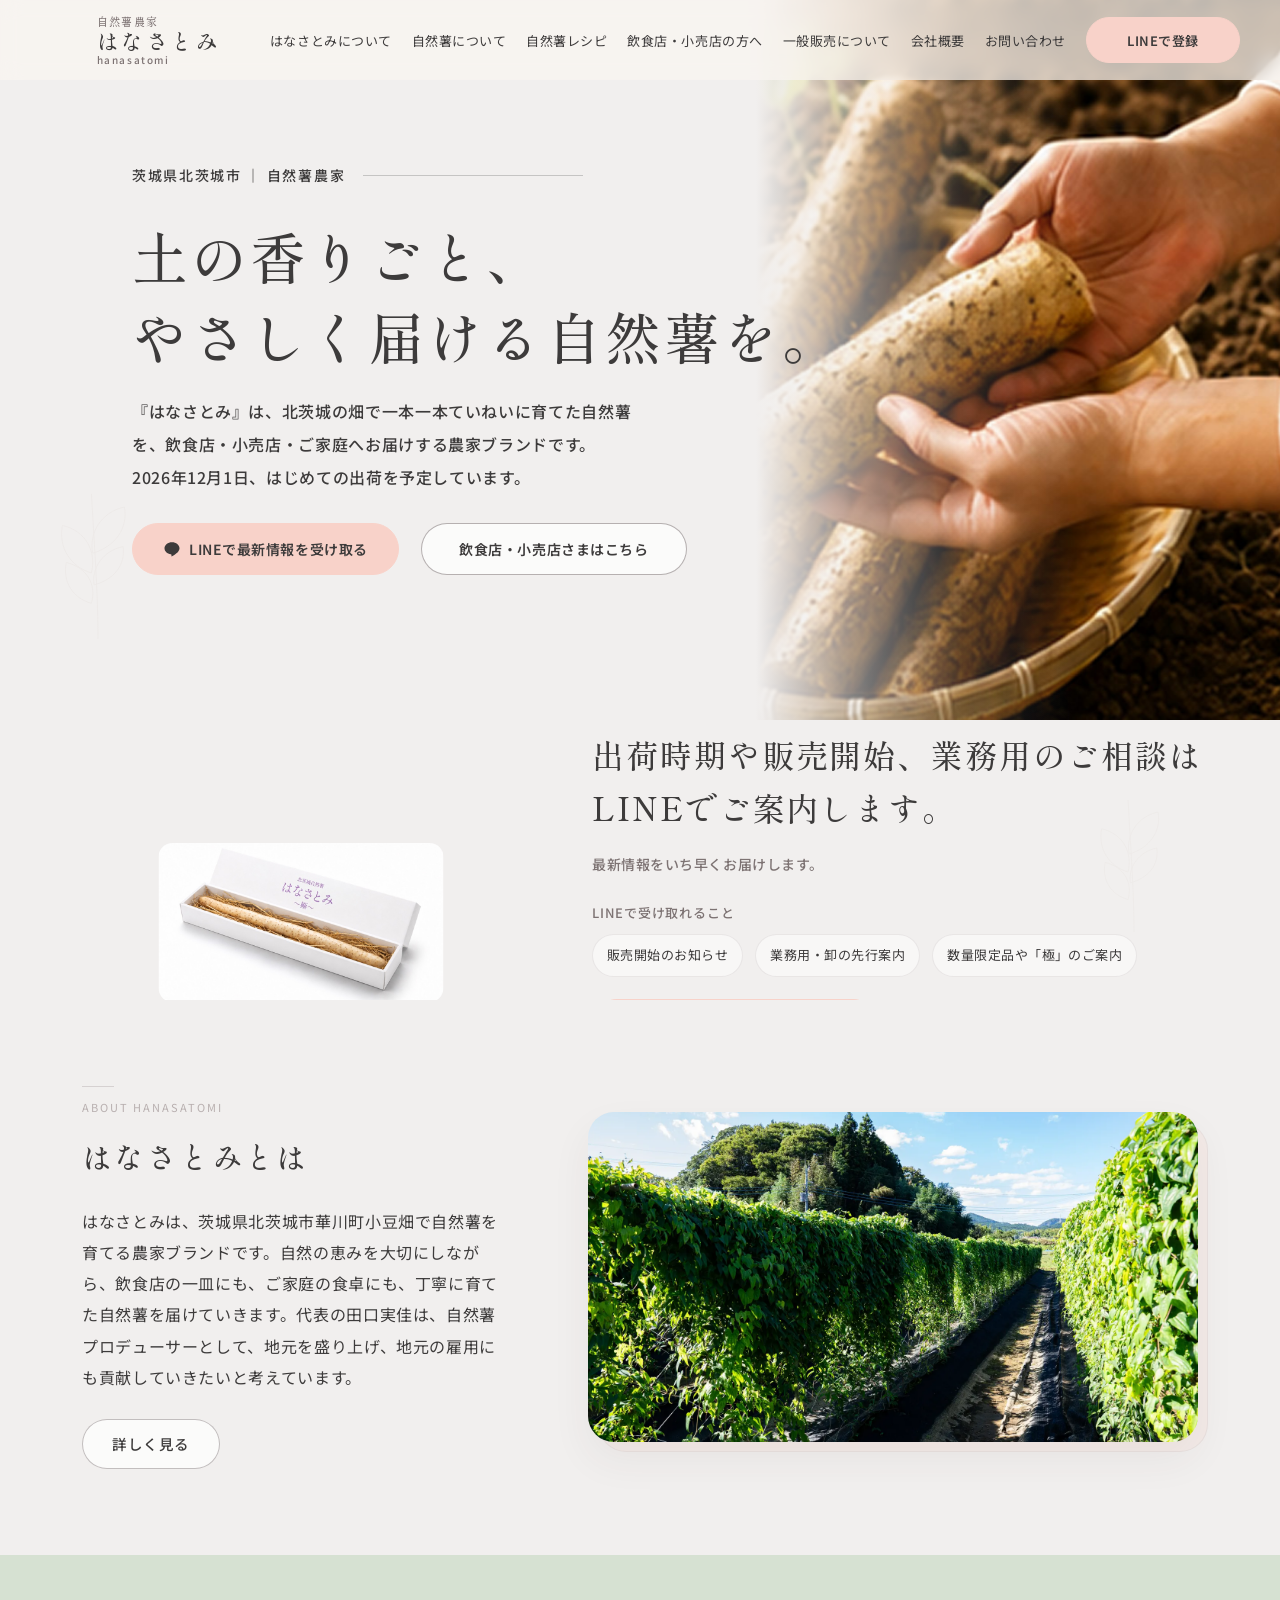
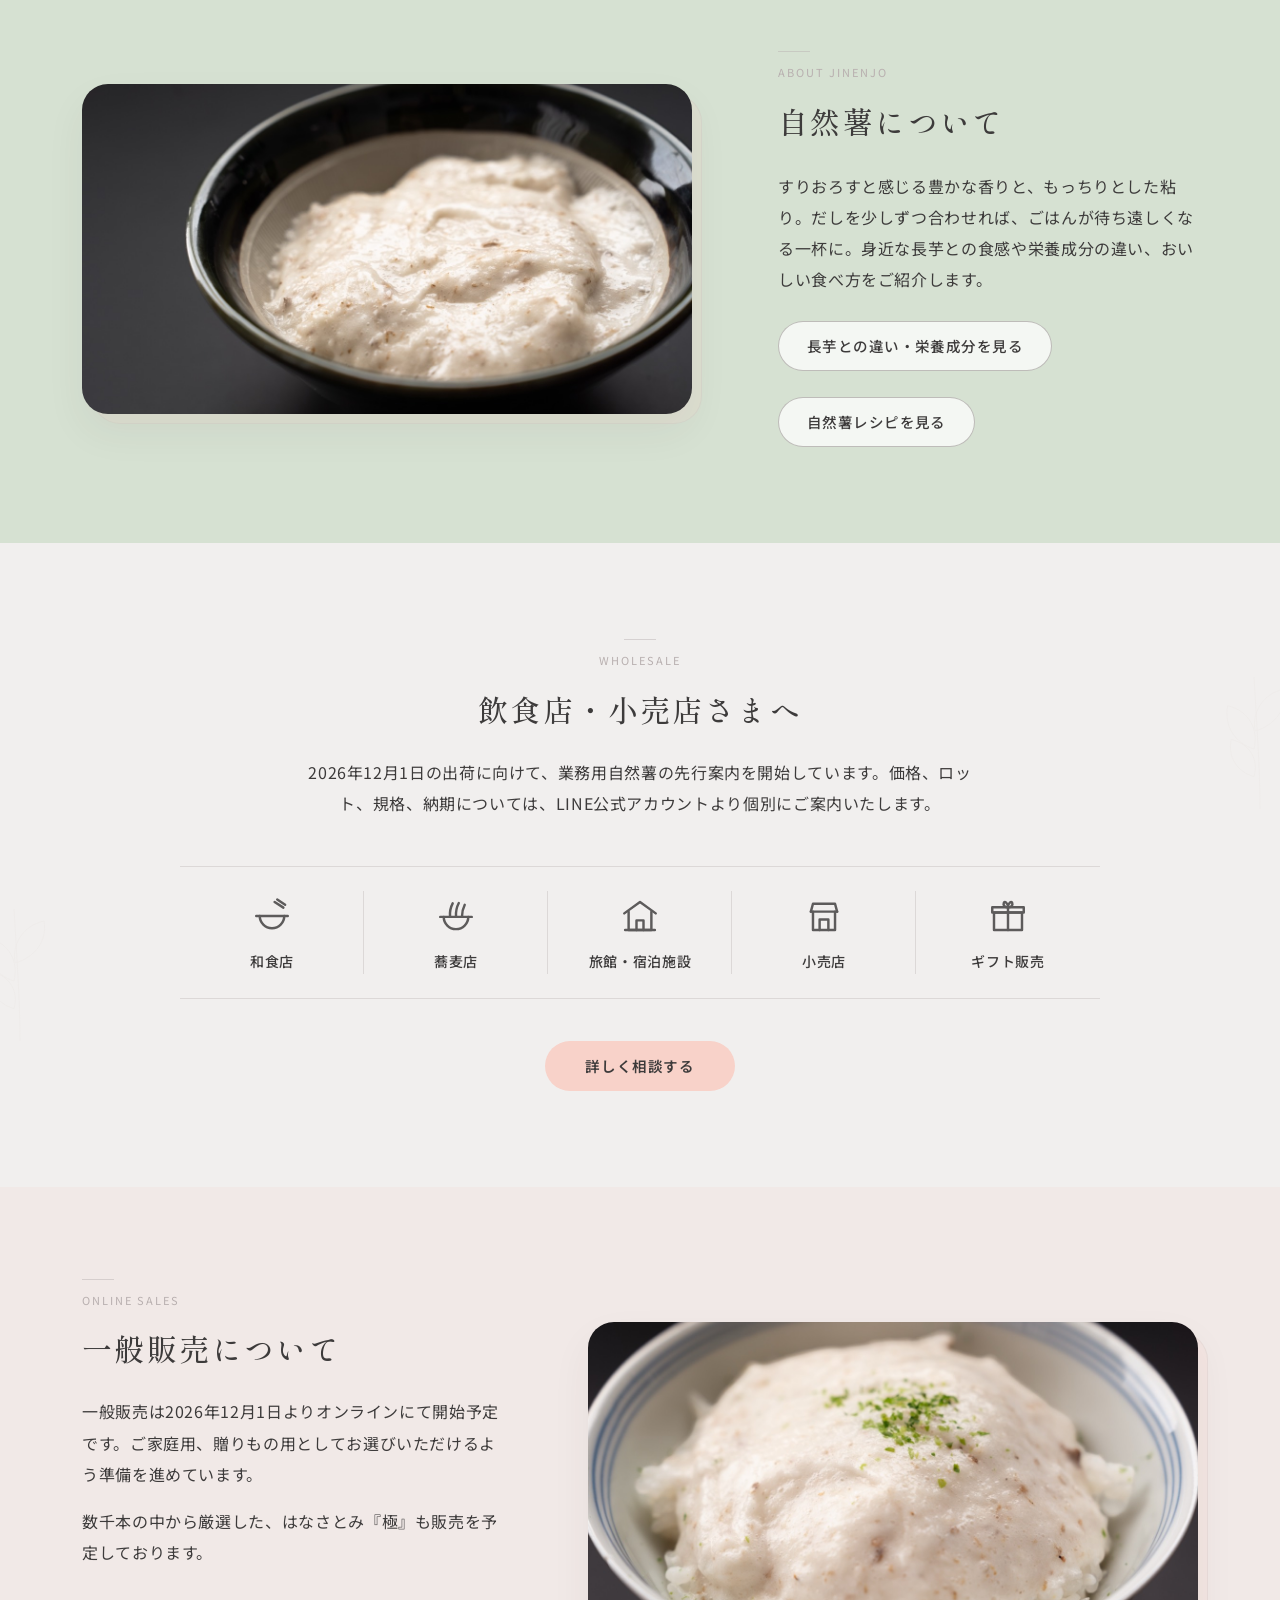
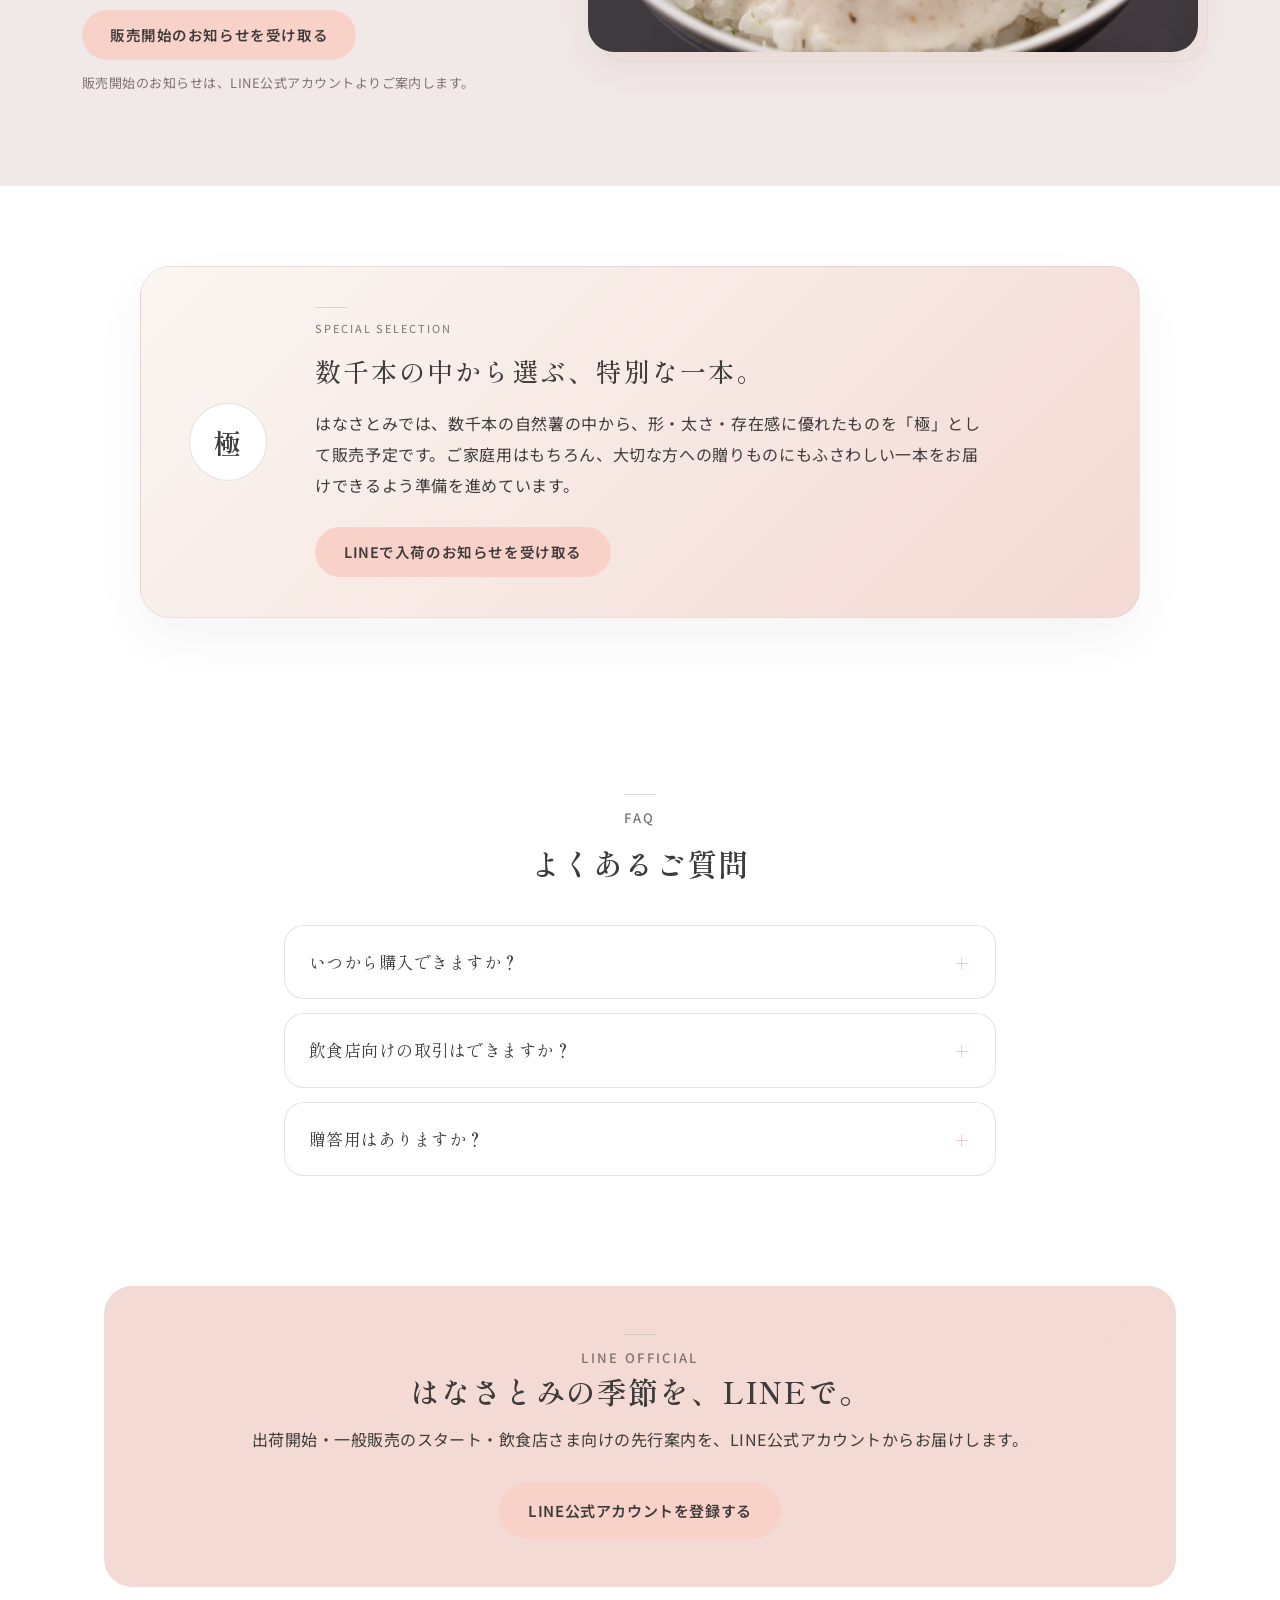
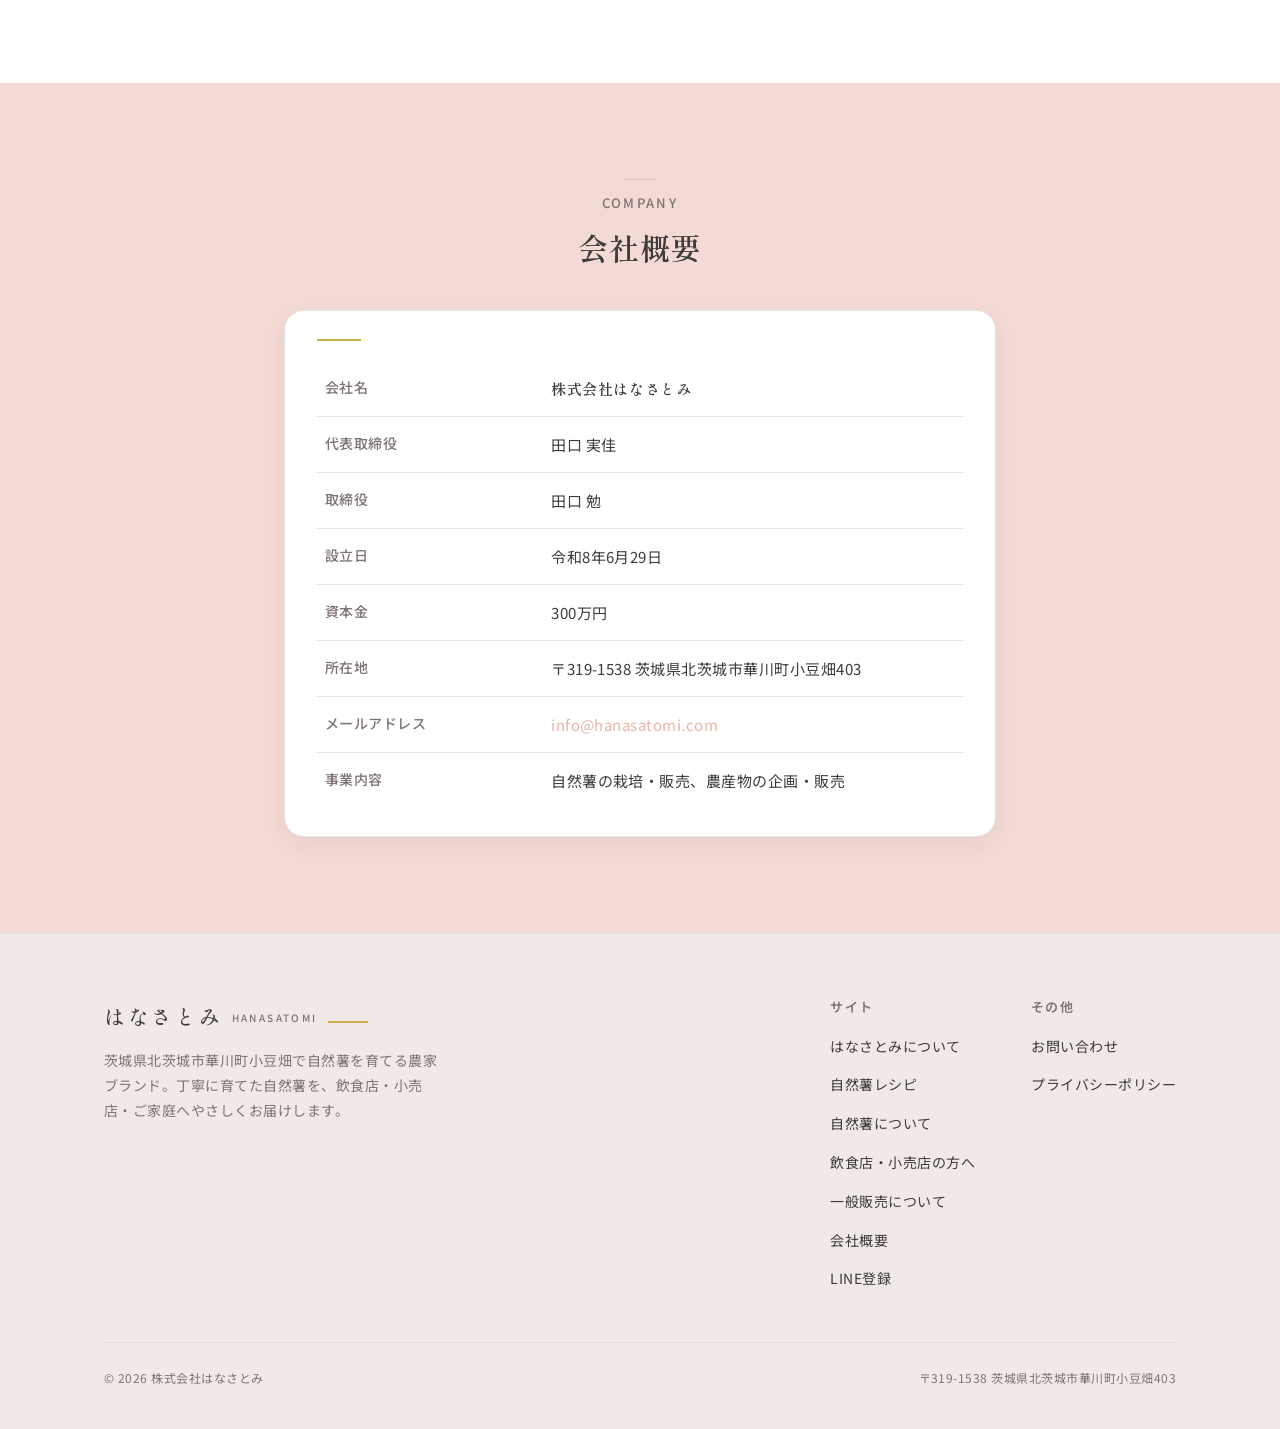
<file: index.html>
<!DOCTYPE html>
<html lang="ja">
<head>
<!-- Google tag (gtag.js) -->
<script async src="https://www.googletagmanager.com/gtag/js?id=G-KFHSJD122E"></script>
<script>
  window.dataLayer = window.dataLayer || [];
  function gtag(){dataLayer.push(arguments);}
  gtag('js', new Date());

  gtag('config', 'G-KFHSJD122E');
</script>
<meta charset="UTF-8">
<meta name="viewport" content="width=device-width, initial-scale=1.0">
<meta name="google-site-verification" content="Shr8E3-V74vYPnxt3Xdu-fUagELW7TM986gsbhYW1aU" />
<title>自然薯農家 はなさとみ｜茨城県北茨城市の自然薯</title>
<meta name="description" content="株式会社はなさとみは、茨城県北茨城市華川町小豆畑で自然薯を育てる自然薯農家。2026年12月1日の初出荷に向け、飲食店・小売店さまへの先行案内と一般販売のお知らせ登録を受付中。最新情報はLINEでお届けします。">
<link rel="canonical" href="https://hanasatomi.com/">
<meta property="og:type" content="website">
<meta property="og:site_name" content="自然薯農家 はなさとみ">
<meta property="og:title" content="自然薯農家 はなさとみ｜茨城県北茨城市の自然薯">
<meta property="og:description" content="茨城県北茨城市で自然薯を育てる農家ブランド「はなさとみ」。飲食店・小売店さまへの先行案内、一般販売のお知らせ登録を受付中。2026年12月1日出荷予定。">
<meta property="og:url" content="https://hanasatomi.com/">
<meta property="og:image" content="https://hanasatomi.com/assets/images/ogp.png">
<meta property="og:locale" content="ja_JP">
<meta name="twitter:card" content="summary_large_image">
<meta name="twitter:title" content="自然薯農家 はなさとみ｜茨城県北茨城市の自然薯">
<meta name="twitter:description" content="茨城県北茨城市で自然薯を育てる農家ブランド「はなさとみ」。飲食店・小売店さまへの先行案内、一般販売のお知らせ登録を受付中。2026年12月1日出荷予定。">
<meta name="twitter:image" content="https://hanasatomi.com/assets/images/ogp.png">
<link rel="icon" href="/favicon.ico" sizes="any">
<link rel="icon" type="image/svg+xml" href="/favicon.svg">
<link rel="apple-touch-icon" href="/apple-touch-icon.png">
<link rel="preconnect" href="https://fonts.googleapis.com">
<link rel="preconnect" href="https://fonts.gstatic.com" crossorigin>
<link href="https://fonts.googleapis.com/css2?family=Shippori+Mincho:wght@500;600&family=Noto+Sans+JP:wght@400;500;600&family=Noto+Serif+JP:wght@400;500&display=swap" rel="stylesheet">
<script>document.documentElement.classList.add('js');</script>
<link rel="stylesheet" href="/assets/css/styles.css?v=20261126-recipe-nav">
<script type="application/ld+json">
{
  "@context": "https://schema.org",
  "@type": "Organization",
  "name": "株式会社はなさとみ",
  "url": "https://hanasatomi.com/",
  "email": "info@hanasatomi.com",
  "address": {
    "@type": "PostalAddress",
    "postalCode": "319-1538",
    "addressRegion": "茨城県",
    "addressLocality": "北茨城市",
    "streetAddress": "華川町小豆畑403",
    "addressCountry": "JP"
  },
  "founder": {
    "@type": "Person",
    "name": "田口 実佳"
  },
  "description": "茨城県北茨城市で自然薯の栽培・販売、農産物の企画・販売を行う株式会社はなさとみです。"
}
</script>
<script type="application/ld+json">
{
  "@context": "https://schema.org",
  "@type": "WebSite",
  "name": "はなさとみ自然薯",
  "url": "https://hanasatomi.com/",
  "publisher": {
    "@type": "Organization",
    "name": "株式会社はなさとみ"
  }
}
</script>
<script type="application/ld+json">
{
  "@context": "https://schema.org",
  "@type": "FAQPage",
  "mainEntity": [
    {
      "@type": "Question",
      "name": "いつから購入できますか？",
      "acceptedAnswer": {
        "@type": "Answer",
        "text": "一般販売・出荷ともに2026年12月1日を予定しています。"
      }
    },
    {
      "@type": "Question",
      "name": "飲食店向けの取引はできますか？",
      "acceptedAnswer": {
        "@type": "Answer",
        "text": "はい。飲食店・小売店さま向けに先行案内を行っています。価格・ロット・規格・納期については、LINE公式アカウントよりご相談ください。"
      }
    },
    {
      "@type": "Question",
      "name": "贈答用はありますか？",
      "acceptedAnswer": {
        "@type": "Answer",
        "text": "準備中です。販売開始時にLINEでご案内します。"
      }
    }
  ]
}
</script>
</head>
<body>

<!-- Header -->
<header class="site-header">
  <div class="container">
    <a href="/" class="brand"><span class="brand__tagline">自然薯農家</span><span class="brand__name">はなさとみ</span><span class="brand__roman">hanasatomi</span></a>
    <nav class="nav" id="site-nav">
      <a href="/about/">はなさとみについて</a>
      <a href="/jinenjo/">自然薯について</a>
      <a href="/recipes/">自然薯レシピ</a>
      <a href="/wholesale/">飲食店・小売店の方へ</a>
      <a href="/coming-soon/">一般販売について</a>
      <a href="#company">会社概要</a>
      <a href="/contact/">お問い合わせ</a>
      <a href="/line/" class="btn btn--primary">LINEで登録</a>
    </nav>
    <button class="nav-toggle" aria-label="メニューを開く" aria-expanded="false" aria-controls="site-nav">
      <span></span><span></span><span></span>
    </button>
  </div>
</header>

<!-- 1. Hero / ファーストビュー（左テキスト＋右写真背景の2層構成） -->
<section class="hero hero--split" id="top">
  <div class="hero-visual">
    <img src="/assets/images/home-hero.jpg" alt="北茨城の畑で、収穫した自然薯を手にする様子">
  </div>
  <svg class="hero-leaf" viewBox="0 0 200 260" fill="none" stroke="currentColor" stroke-width="1.4" aria-hidden="true">
    <path d="M100 250 C 100 190, 96 130, 90 30"/>
    <path d="M90 150 C 58 140, 40 112, 46 78 C 82 86, 98 118, 90 150 Z"/>
    <path d="M92 120 C 126 110, 146 82, 140 50 C 104 58, 86 90, 92 120 Z"/>
    <path d="M90 196 C 62 188, 46 164, 52 134 C 84 142, 98 168, 90 196 Z"/>
    <path d="M94 168 C 124 160, 142 138, 138 110 C 108 116, 90 142, 94 168 Z"/>
  </svg>
  <div class="hero-content">
    <span class="hero-eyebrow">茨城県北茨城市 ｜ 自然薯農家</span>
    <h1 class="hero-title">土の香りごと、<br>やさしく届ける<br class="br-sp">自然薯を。</h1>
    <p class="hero-lead">『はなさとみ』は、北茨城の畑で一本一本ていねいに育てた自然薯を、飲食店・小売店・ご家庭へお届けする農家ブランドです。2026年12月1日、はじめての出荷を予定しています。</p>
  </div>
  <div class="hero-actions">
    <a href="/line/" class="btn btn--primary"><svg class="btn__icon" viewBox="0 0 24 24" fill="currentColor" aria-hidden="true"><path d="M12 3C6.5 3 2 6.6 2 11.1c0 4 3.6 7.3 8.4 7.9.3.1.8.2.9.5.1.2.1.6 0 .9l-.1.8c0 .3-.2 1 .9.5 1-.4 5.7-3.4 7.8-5.7 1.4-1.6 2.1-3.2 2.1-4.9C22 6.6 17.5 3 12 3Z"/></svg>LINEで最新情報を受け取る</a>
    <a href="/wholesale/" class="btn btn--secondary">飲食店・小売店さまはこちら</a>
  </div>
</section>

<!-- 2. LINE registration CTA（Hero直下の生成り帯） -->
<section class="line-cta-section reveal" aria-labelledby="line-cta-heading">
  <!-- 固定CTA(.mobile-cta)の出し分け用アンカー：main.jsが.cta-blockの可視でmobile-ctaを隠すため、この帯が見える間は隠す。見た目は打ち消し済み -->
  <span class="cta-block line-cta-anchor" aria-hidden="true"></span>
  <div class="line-cta-inner">
    <div class="line-cta-visual" aria-hidden="true">
      <img class="line-basket" src="/assets/images/jinenjyo-29.jpg" alt="" loading="lazy">
    </div>
    <div class="line-cta-content">
      <h2 class="line-cta-title" id="line-cta-heading">
        <span class="lc-pc">出荷時期や販売開始、業務用のご相談は<br>LINEでご案内します。</span>
        <span class="lc-sp">出荷のお知らせ、<br>販売開始、業務用の<br>ご相談は<br>LINEでご案内します。</span>
      </h2>
      <div class="line-cta-mobile-image" aria-hidden="true">
        <img src="/assets/images/jinenjyo-29.jpg" alt="" loading="lazy">
      </div>
      <p class="line-cta-lead">最新情報をいち早くお届けします。</p>
      <div class="line-benefits">
        <p class="line-benefits__title">LINEで受け取れること</p>
        <ul class="line-benefits__list">
          <li class="line-benefits__item">販売開始のお知らせ</li>
          <li class="line-benefits__item">業務用・卸の先行案内</li>
          <li class="line-benefits__item">数量限定品や「極」のご案内</li>
        </ul>
      </div>
      <div class="line-cta-actions">
        <a href="/line/" class="btn btn--primary line-cta-button">
          <svg class="btn__icon" viewBox="0 0 24 24" fill="currentColor" aria-hidden="true"><path d="M12 3C6.5 3 2 6.6 2 11.1c0 4 3.6 7.3 8.4 7.9.3.1.8.2.9.5.1.2.1.6 0 .9l-.1.8c0 .3-.2 1 .9.5 1-.4 5.7-3.4 7.8-5.7 1.4-1.6 2.1-3.2 2.1-4.9C22 6.6 17.5 3 12 3Z"/></svg>
          <span class="lc-pc">LINEで最新情報を受け取る</span>
          <span class="lc-sp">LINE公式アカウントに<br>登録する</span>
        </a>
      </div>
    </div>
    <svg class="line-cta-leaf" viewBox="0 0 200 260" fill="none" stroke="currentColor" stroke-width="1.4" aria-hidden="true">
      <path d="M100 250 C 100 190, 96 130, 90 30"/>
      <path d="M90 150 C 58 140, 40 112, 46 78 C 82 86, 98 118, 90 150 Z"/>
      <path d="M92 120 C 126 110, 146 82, 140 50 C 104 58, 86 90, 92 120 Z"/>
      <path d="M90 196 C 62 188, 46 164, 52 134 C 84 142, 98 168, 90 196 Z"/>
      <path d="M94 168 C 124 160, 142 138, 138 110 C 108 116, 90 142, 94 168 Z"/>
    </svg>
  </div>
</section>

<!-- 3. はなさとみとは（左テキスト / 右に畑の風景） -->
<section class="about-intro-section reveal">
  <div class="about-intro-inner">
    <div class="about-intro-head">
      <p class="section-kicker">ABOUT HANASATOMI</p>
      <h2 class="about-intro-title">はなさとみとは</h2>
    </div>
    <div class="about-intro-image photo-depth">
      <img src="/assets/images/jinenjyo-39-20261107.webp" alt="北茨城・華川町の自然薯畑。緑の畝の間に道が続く風景" loading="lazy" width="1600" height="1067">
    </div>
    <div class="about-intro-body">
      <p class="about-intro-text">はなさとみは、茨城県北茨城市華川町小豆畑で自然薯を育てる農家ブランドです。自然の恵みを大切にしながら、飲食店の一皿にも、ご家庭の食卓にも、丁寧に育てた自然薯を届けていきます。代表の田口実佳は、自然薯プロデューサーとして、地元を盛り上げ、地元の雇用にも貢献していきたいと考えています。</p>
      <a href="/about/" class="btn about-intro-button">詳しく見る</a>
    </div>
  </div>
</section>

<!-- 4. 自然薯について（左にとろろ / 右テキスト） -->
<section class="jinenjo-section reveal" id="jinenjo">
  <div class="jinenjo-inner">
    <div class="jinenjo-head">
      <p class="section-kicker">ABOUT JINENJO</p>
      <h2 class="jinenjo-title">自然薯について</h2>
    </div>
    <div class="jinenjo-image photo-depth">
      <img src="/assets/images/tororo-suribachi-20261126.jpg" alt="すり鉢ですりおろしたとろろ" loading="lazy" decoding="async" width="1280" height="853">
    </div>
    <div class="jinenjo-body">
      <p class="jinenjo-text">すりおろすと感じる豊かな香りと、もっちりとした粘り。だしを少しずつ合わせれば、ごはんが待ち遠しくなる一杯に。身近な長芋との食感や栄養成分の違い、おいしい食べ方をご紹介します。</p>
      <a href="/jinenjo/" class="btn jinenjo-button">長芋との違い・栄養成分を見る</a>
      <a href="/recipes/" class="btn jinenjo-button">自然薯レシピを見る</a>
    </div>
  </div>
</section>

<!-- 5. 飲食店・小売店さまへ（中央寄せ＋アイコン5つ＋CTA） -->
<section class="business-section reveal">
  <svg class="business-leaf-left" viewBox="0 0 200 260" fill="none" stroke="currentColor" stroke-width="1.4" aria-hidden="true">
    <path d="M100 250 C 100 190, 96 130, 90 30"/>
    <path d="M90 150 C 58 140, 40 112, 46 78 C 82 86, 98 118, 90 150 Z"/>
    <path d="M92 120 C 126 110, 146 82, 140 50 C 104 58, 86 90, 92 120 Z"/>
    <path d="M90 196 C 62 188, 46 164, 52 134 C 84 142, 98 168, 90 196 Z"/>
  </svg>
  <svg class="business-leaf-right" viewBox="0 0 200 260" fill="none" stroke="currentColor" stroke-width="1.4" aria-hidden="true">
    <path d="M100 250 C 100 190, 96 130, 90 30"/>
    <path d="M90 150 C 58 140, 40 112, 46 78 C 82 86, 98 118, 90 150 Z"/>
    <path d="M92 120 C 126 110, 146 82, 140 50 C 104 58, 86 90, 92 120 Z"/>
    <path d="M90 196 C 62 188, 46 164, 52 134 C 84 142, 98 168, 90 196 Z"/>
  </svg>
  <div class="business-inner">
    <p class="section-kicker">WHOLESALE</p>
    <h2 class="business-title">飲食店・小売店さまへ</h2>
    <p class="business-lead">2026年12月1日の出荷に向けて、業務用自然薯の先行案内を開始しています。価格、ロット、規格、納期については、LINE公式アカウントより個別にご案内いたします。</p>
    <div class="business-icons">
      <div class="business-icon-item">
        <svg class="business-icon" viewBox="0 0 24 24" fill="none" stroke="currentColor" stroke-width="1.4" stroke-linecap="round" stroke-linejoin="round" aria-hidden="true">
          <path d="M3 12h18"/><path d="M5 12a7 7 0 0 0 14 0"/><path d="M13.5 4l5 3.2"/><path d="M15 2.6l4.5 3"/>
        </svg>
        <span class="business-icon-label">和食店</span>
      </div>
      <div class="business-icon-item">
        <svg class="business-icon" viewBox="0 0 24 24" fill="none" stroke="currentColor" stroke-width="1.4" stroke-linecap="round" stroke-linejoin="round" aria-hidden="true">
          <path d="M3 12.5h18"/><path d="M5 12.5a7 7 0 0 0 14 0"/><path d="M8.6 12.5c-.3-3 .4-5.6 1.5-7.7"/><path d="M12 12.5c-.2-3 .5-5.8 1.6-7.9"/><path d="M15.4 12.5c0-2.6.6-4.9 1.6-6.9"/>
        </svg>
        <span class="business-icon-label">蕎麦店</span>
      </div>
      <div class="business-icon-item">
        <svg class="business-icon" viewBox="0 0 24 24" fill="none" stroke="currentColor" stroke-width="1.4" stroke-linecap="round" stroke-linejoin="round" aria-hidden="true">
          <path d="M3 10.5l9-6.5 9 6.5"/><path d="M5.5 9.5V20h13V9.5"/><path d="M10 20v-5.5h4V20"/><path d="M3.5 20h17"/>
        </svg>
        <span class="business-icon-label">旅館・宿泊施設</span>
      </div>
      <div class="business-icon-item">
        <svg class="business-icon" viewBox="0 0 24 24" fill="none" stroke="currentColor" stroke-width="1.4" stroke-linecap="round" stroke-linejoin="round" aria-hidden="true">
          <path d="M4.5 9.5l1.2-4.5h12.6l1.2 4.5"/><path d="M4.5 9.5h15"/><path d="M5.7 9.5V20h12.6V9.5"/><path d="M9.5 20v-6h5v6"/>
        </svg>
        <span class="business-icon-label">小売店</span>
      </div>
      <div class="business-icon-item">
        <svg class="business-icon" viewBox="0 0 24 24" fill="none" stroke="currentColor" stroke-width="1.4" stroke-linecap="round" stroke-linejoin="round" aria-hidden="true">
          <path d="M4 10h16v10H4z"/><path d="M3 7h18v3H3z"/><path d="M12 7v13"/><path d="M12 7c-1.6 0-3-1-2.4-2.6C10 3.2 12 4.5 12 7c0-2.5 2-3.8 2.4-2.6C15 6 13.6 7 12 7Z"/>
        </svg>
        <span class="business-icon-label">ギフト販売</span>
      </div>
    </div>
    <a href="/wholesale/" class="business-button">詳しく相談する</a>
  </div>
</section>

<!-- 6. 一般販売について（左テキスト / 右にとろろご飯） -->
<section class="general-sale-section reveal">
  <div class="general-sale-inner">
    <div class="general-sale-content">
      <p class="general-sale-kicker">ONLINE SALES</p>
      <h2 class="general-sale-title">一般販売について</h2>
      <p class="general-sale-text">一般販売は2026年12月1日よりオンラインにて開始予定です。ご家庭用、贈りもの用としてお選びいただけるよう準備を進めています。</p>
      <p class="general-sale-text">数千本の中から厳選した、はなさとみ『極』も販売を予定しております。</p>
      <a href="/coming-soon/" class="general-sale-button">販売開始のお知らせを受け取る</a>
      <p class="line-hint">販売開始のお知らせは、LINE公式アカウントよりご案内します。</p>
    </div>
    <div class="general-sale-image photo-depth">
      <img src="/assets/images/tororo-rice-20261126.jpg" alt="ごはんにとろろをたっぷりかけ、緑の薬味を添えたとろろご飯" loading="lazy" decoding="async" width="1280" height="853">
    </div>
  </div>
</section>

<!-- 6.5 特別な自然薯「極」 -->
<section class="kiwami-section reveal">
  <div class="container">
    <div class="kiwami-card">
      <div class="kiwami-badge" aria-hidden="true">極</div>
      <div class="kiwami-body">
        <p class="kiwami-kicker">SPECIAL SELECTION</p>
        <h2 class="kiwami-title">数千本の中から選ぶ、<br class="br-sp">特別な一本。</h2>
        <p class="kiwami-text">はなさとみでは、数千本の自然薯の中から、形・太さ・存在感に優れたものを「極」として販売予定です。ご家庭用はもちろん、大切な方への贈りものにもふさわしい一本をお届けできるよう準備を進めています。</p>
        <a href="/line/" class="btn btn--primary kiwami-cta">LINEで入荷のお知らせを受け取る</a>
      </div>
    </div>
  </div>
</section>

<!--
  Phase 5: HOW TO ENJOY / 利用シーン
  料理写真・実利用シーン素材が揃った段階で再表示予定。
  完全削除ではなく一時的にコメントアウトで非表示化しています。
  復活方法：直後の「利用シーン（非表示中…」で始まる囲みコメントの開始と終了の2行を削除してください。
-->
<!-- 利用シーン（非表示中：素材待ち）
<section class="section section--surface">
  <div class="container">
    <div class="section-head">
      <span class="eyebrow">HOW TO ENJOY</span>
      <h2>利用シーン</h2>
      <p class="sub">とろろから鍋料理、贈りものまで。秋冬の食卓に幅広く。</p>
    </div>
    <div class="scene-grid">
      <div class="scene-card"><div class="photo-frame photo-frame--square"><svg class="photo-frame__leaf" viewBox="0 0 200 200" fill="none" stroke="currentColor" stroke-width="3" aria-hidden="true"><path d="M100 165 C 100 120, 100 90, 100 45"/><path d="M100 120 C 74 112, 62 92, 66 68 C 92 74, 104 96, 100 120 Z"/></svg></div><div class="scene-label">とろろ</div></div>
      <div class="scene-card"><div class="photo-frame photo-frame--square"><svg class="photo-frame__leaf" viewBox="0 0 200 200" fill="none" stroke="currentColor" stroke-width="3" aria-hidden="true"><path d="M100 165 C 100 120, 100 90, 100 45"/><path d="M100 120 C 74 112, 62 92, 66 68 C 92 74, 104 96, 100 120 Z"/></svg></div><div class="scene-label">麦とろ</div></div>
      <div class="scene-card"><div class="photo-frame photo-frame--square"><svg class="photo-frame__leaf" viewBox="0 0 200 200" fill="none" stroke="currentColor" stroke-width="3" aria-hidden="true"><path d="M100 165 C 100 120, 100 90, 100 45"/><path d="M100 120 C 74 112, 62 92, 66 68 C 92 74, 104 96, 100 120 Z"/></svg></div><div class="scene-label">蕎麦</div></div>
      <div class="scene-card"><div class="photo-frame photo-frame--square"><svg class="photo-frame__leaf" viewBox="0 0 200 200" fill="none" stroke="currentColor" stroke-width="3" aria-hidden="true"><path d="M100 165 C 100 120, 100 90, 100 45"/><path d="M100 120 C 74 112, 62 92, 66 68 C 92 74, 104 96, 100 120 Z"/></svg></div><div class="scene-label">磯辺揚げ</div></div>
      <div class="scene-card"><div class="photo-frame photo-frame--square"><svg class="photo-frame__leaf" viewBox="0 0 200 200" fill="none" stroke="currentColor" stroke-width="3" aria-hidden="true"><path d="M100 165 C 100 120, 100 90, 100 45"/><path d="M100 120 C 74 112, 62 92, 66 68 C 92 74, 104 96, 100 120 Z"/></svg></div><div class="scene-label">椀物</div></div>
      <div class="scene-card"><div class="photo-frame photo-frame--square"><svg class="photo-frame__leaf" viewBox="0 0 200 200" fill="none" stroke="currentColor" stroke-width="3" aria-hidden="true"><path d="M100 165 C 100 120, 100 90, 100 45"/><path d="M100 120 C 74 112, 62 92, 66 68 C 92 74, 104 96, 100 120 Z"/></svg></div><div class="scene-label">鍋料理</div></div>
      <div class="scene-card"><div class="photo-frame photo-frame--square"><svg class="photo-frame__leaf" viewBox="0 0 200 200" fill="none" stroke="currentColor" stroke-width="3" aria-hidden="true"><path d="M100 165 C 100 120, 100 90, 100 45"/><path d="M100 120 C 74 112, 62 92, 66 68 C 92 74, 104 96, 100 120 Z"/></svg></div><div class="scene-label">贈答品</div></div>
    </div>
  </div>
</section>
-->

<!-- 9. よくあるご質問 -->
<section class="section section--surface reveal">
  <div class="container container--narrow">
    <div class="section-head">
      <span class="eyebrow">FAQ</span>
      <h2>よくあるご質問</h2>
    </div>
    <div class="faq">
      <details>
        <summary>いつから購入できますか？</summary>
        <p>一般販売・出荷ともに2026年12月1日を予定しています。</p>
      </details>
      <details>
        <summary>飲食店向けの取引はできますか？</summary>
        <p>はい。飲食店・小売店さま向けに先行案内を行っています。価格・ロット・規格・納期については、LINE公式アカウントよりご相談ください。</p>
      </details>
      <details>
        <summary>贈答用はありますか？</summary>
        <p>準備中です。販売開始時にLINEでご案内します。</p>
      </details>
    </div>
  </div>
</section>

<!-- 10. Final CTA -->
<section class="section section--surface reveal" style="padding-top:0;">
  <div class="container">
    <div class="cta-block">
      <svg class="leaf-deco leaf-deco--tr leaf-deco--pink" viewBox="0 0 200 200" fill="none" stroke="currentColor" stroke-width="1.5" aria-hidden="true">
        <path d="M40 180 C 60 120, 90 90, 150 40"/>
        <path d="M95 96 C 80 70, 90 55, 120 60 C 110 85, 100 95, 95 96 Z"/>
        <path d="M120 70 C 130 45, 150 40, 168 52 C 150 78, 132 78, 120 70 Z"/>
      </svg>
      <span class="eyebrow">LINE OFFICIAL</span>
      <h2>はなさとみの季節を、LINEで。</h2>
      <p>出荷開始・一般販売のスタート・飲食店さま向けの先行案内を、LINE公式アカウントからお届けします。</p>
      <div class="hero-actions">
        <a href="/line/" class="btn btn--primary">LINE公式アカウントを登録する</a>
      </div>
    </div>
  </div>
</section>

<!-- 会社概要（フッター直前） -->
<section class="section section--soft reveal" id="company">
  <div class="container container--narrow">
    <div class="section-head">
      <span class="eyebrow">COMPANY</span>
      <h2>会社概要</h2>
    </div>
    <div class="card info-card">
      <hr class="gold-rule">
      <table class="info-table">
        <tbody>
          <tr><th>会社名</th><td class="formal-name">株式会社はなさとみ</td></tr>
          <tr><th>代表取締役</th><td>田口 実佳</td></tr>
          <tr><th>取締役</th><td>田口 勉</td></tr>
          <tr><th>設立日</th><td>令和8年6月29日</td></tr>
          <tr><th>資本金</th><td>300万円</td></tr>
          <tr><th>所在地</th><td>〒319-1538 茨城県北茨城市華川町小豆畑403</td></tr>
          <tr><th>メールアドレス</th><td><a href="mailto:info@hanasatomi.com">info@hanasatomi.com</a></td></tr>
          <tr><th>事業内容</th><td>自然薯の栽培・販売、農産物の企画・販売</td></tr>
        </tbody>
      </table>
    </div>
  </div>
</section>

<!-- Footer -->
<footer class="site-footer">
  <div class="container">
    <div class="footer-grid">
      <div class="footer-about">
        <div class="brand">はなさとみ<small>HANASATOMI</small></div>
        <p>茨城県北茨城市華川町小豆畑で自然薯を育てる農家ブランド。丁寧に育てた自然薯を、飲食店・小売店・ご家庭へやさしくお届けします。</p>
      </div>
      <div class="footer-nav">
        <div>
          <h4>サイト</h4>
          <ul>
            <li><a href="/about/">はなさとみについて</a></li>
            <li><a href="/recipes/">自然薯レシピ</a></li>
            <li><a href="/jinenjo/">自然薯について</a></li>
            <li><a href="/wholesale/">飲食店・小売店の方へ</a></li>
            <li><a href="/coming-soon/">一般販売について</a></li>
            <li><a href="#company">会社概要</a></li>
            <li><a href="/line/">LINE登録</a></li>
          </ul>
        </div>
        <div>
          <h4>その他</h4>
          <ul>
            <li><a href="/contact/">お問い合わせ</a></li>
            <li><a href="/privacy/">プライバシーポリシー</a></li>
          </ul>
        </div>
      </div>
    </div>
    <div class="footer-bottom">
      <span>© 2026 株式会社はなさとみ</span>
      <span>〒319-1538 茨城県北茨城市華川町小豆畑403</span>
    </div>
  </div>
</footer>

<!-- Mobile fixed CTA -->
<div class="mobile-cta">
  <a href="/line/" class="btn btn--primary">LINEで最新情報を受け取る</a>
</div>

<script src="/assets/js/main.js?v=20260710-polish2"></script>
</body>
</html>
</file>
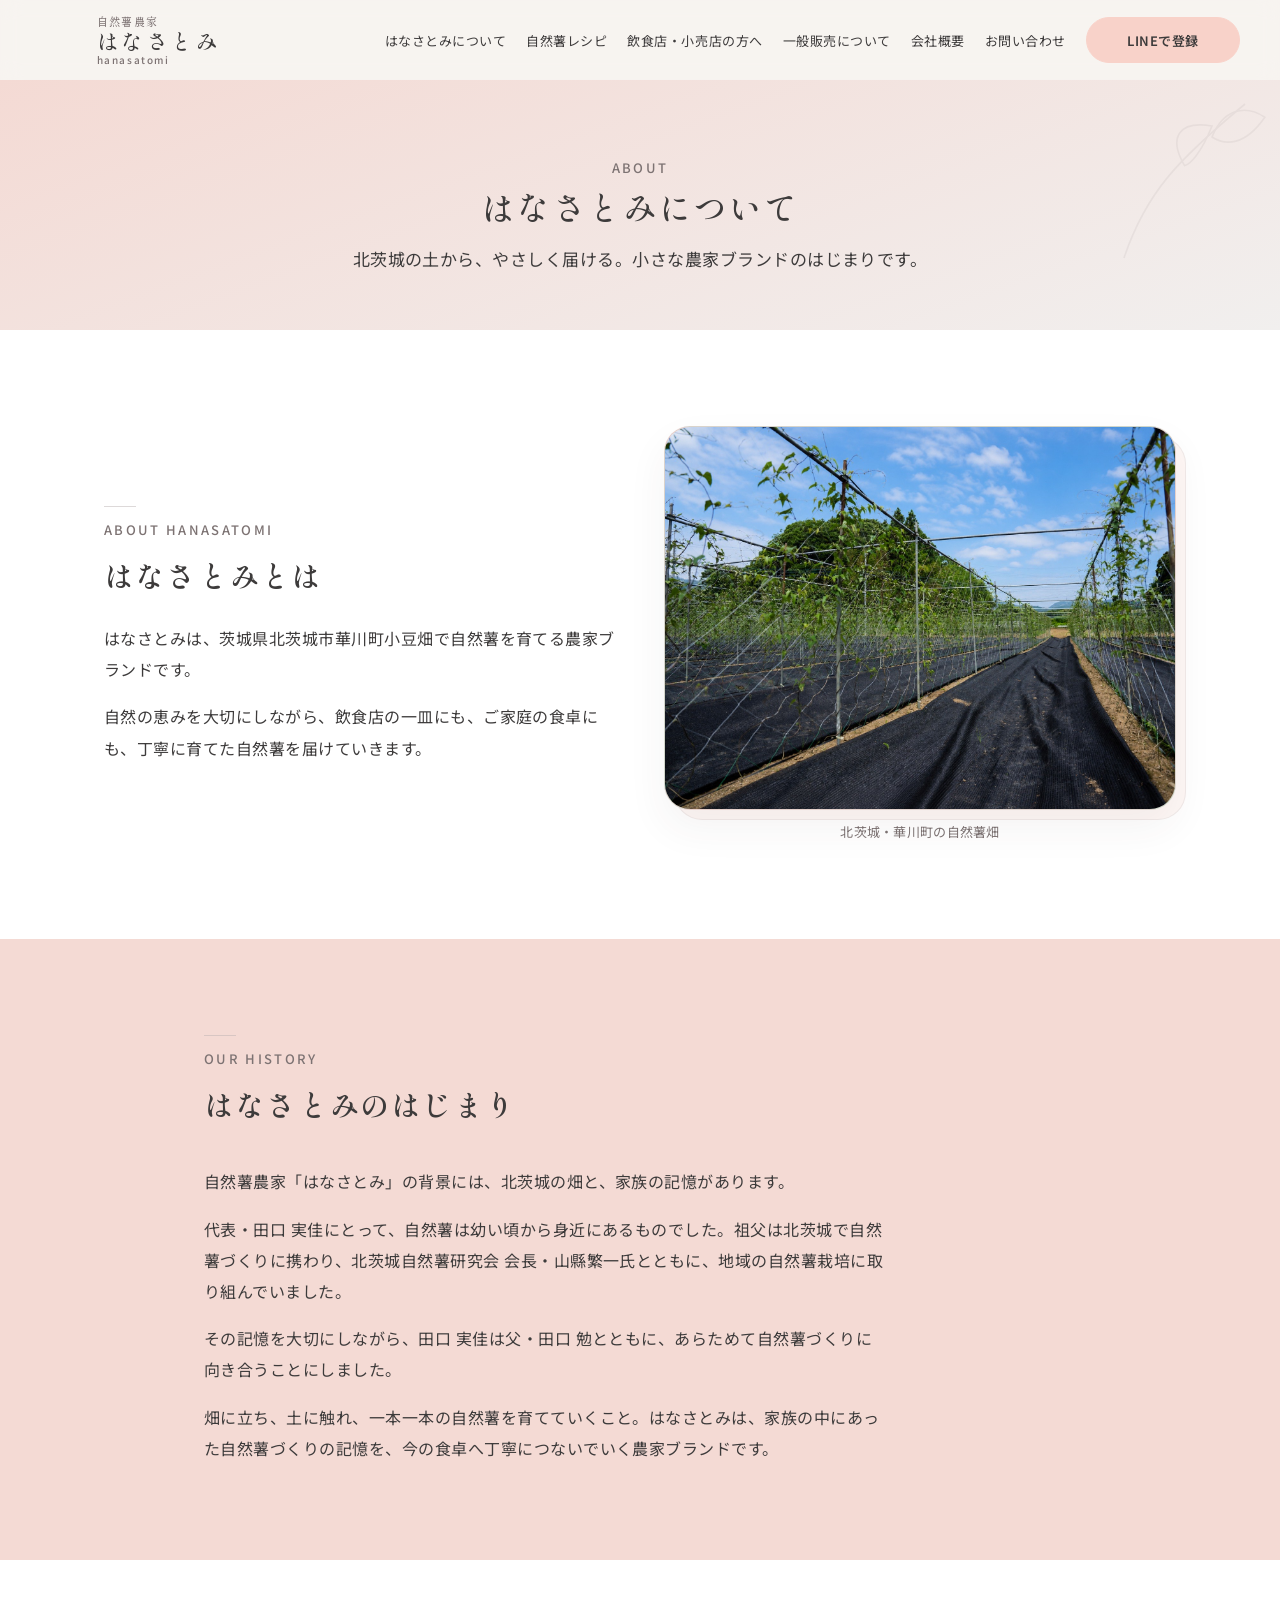
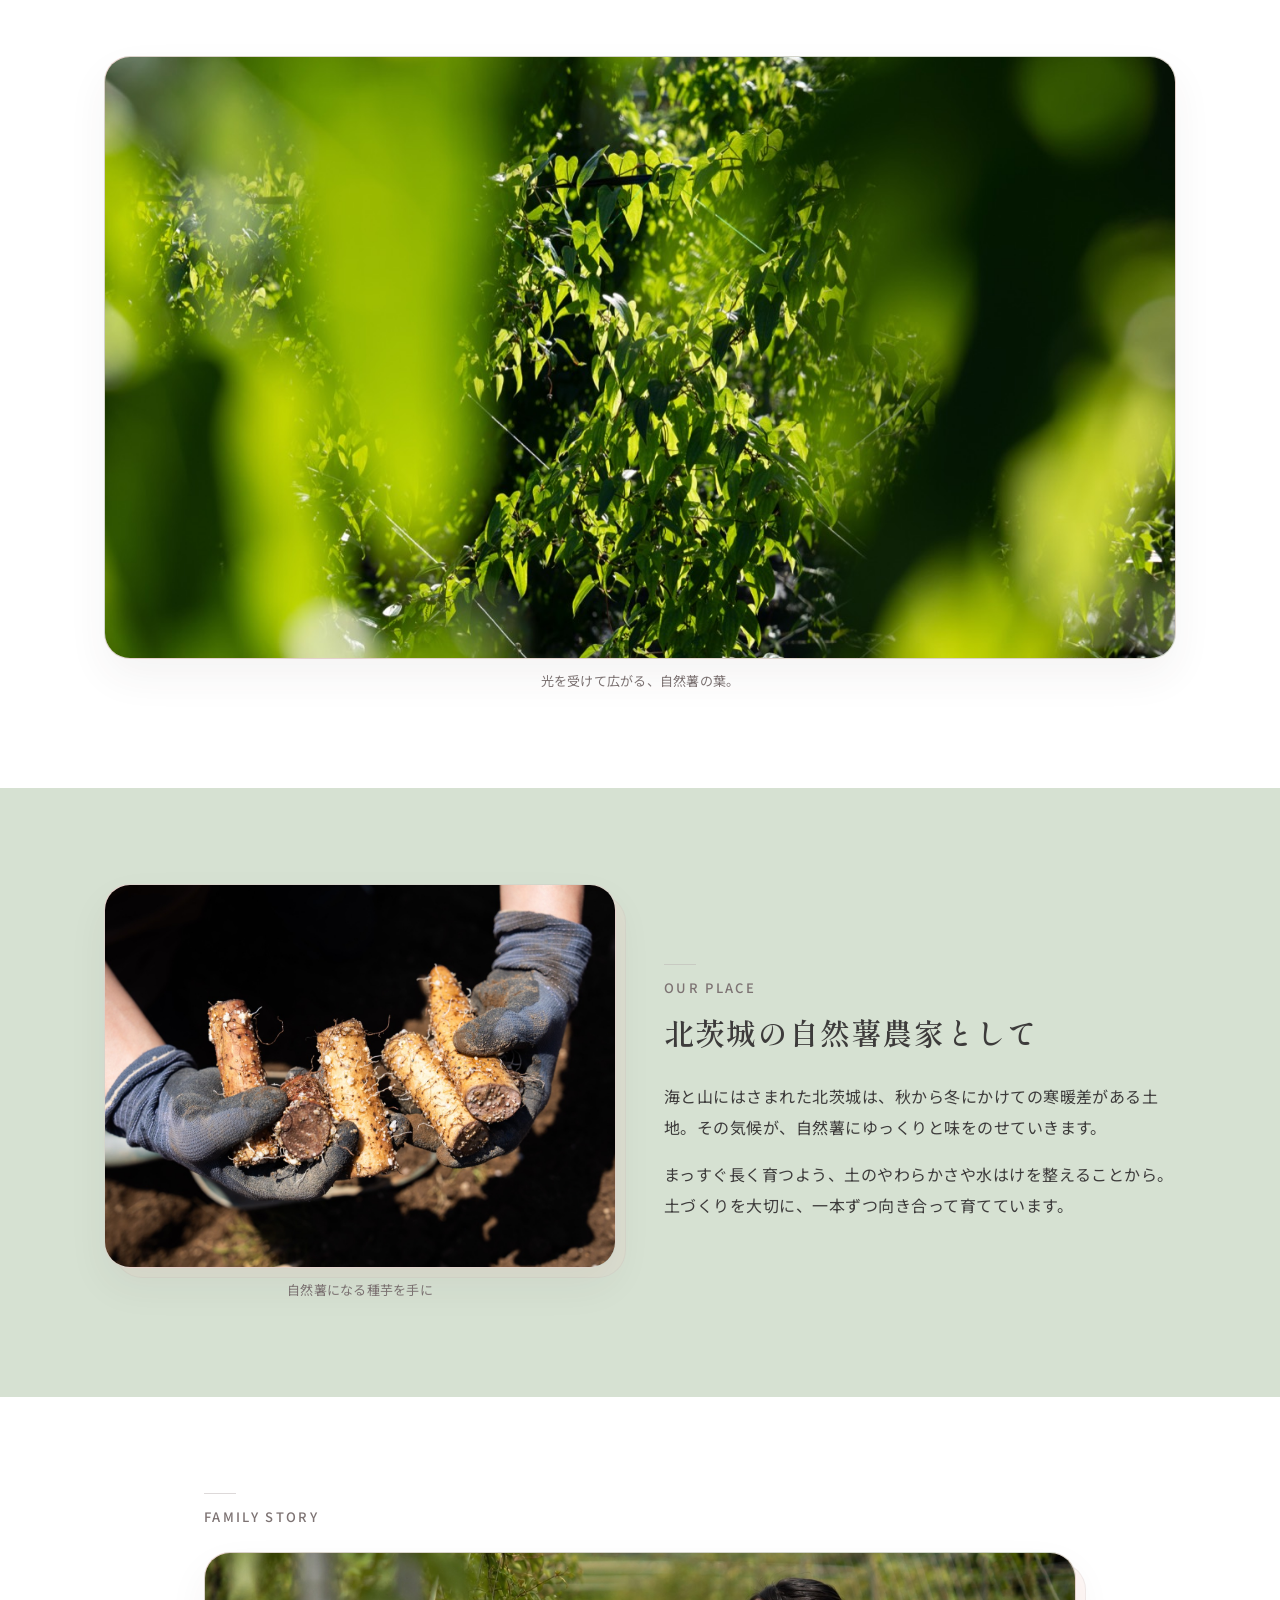
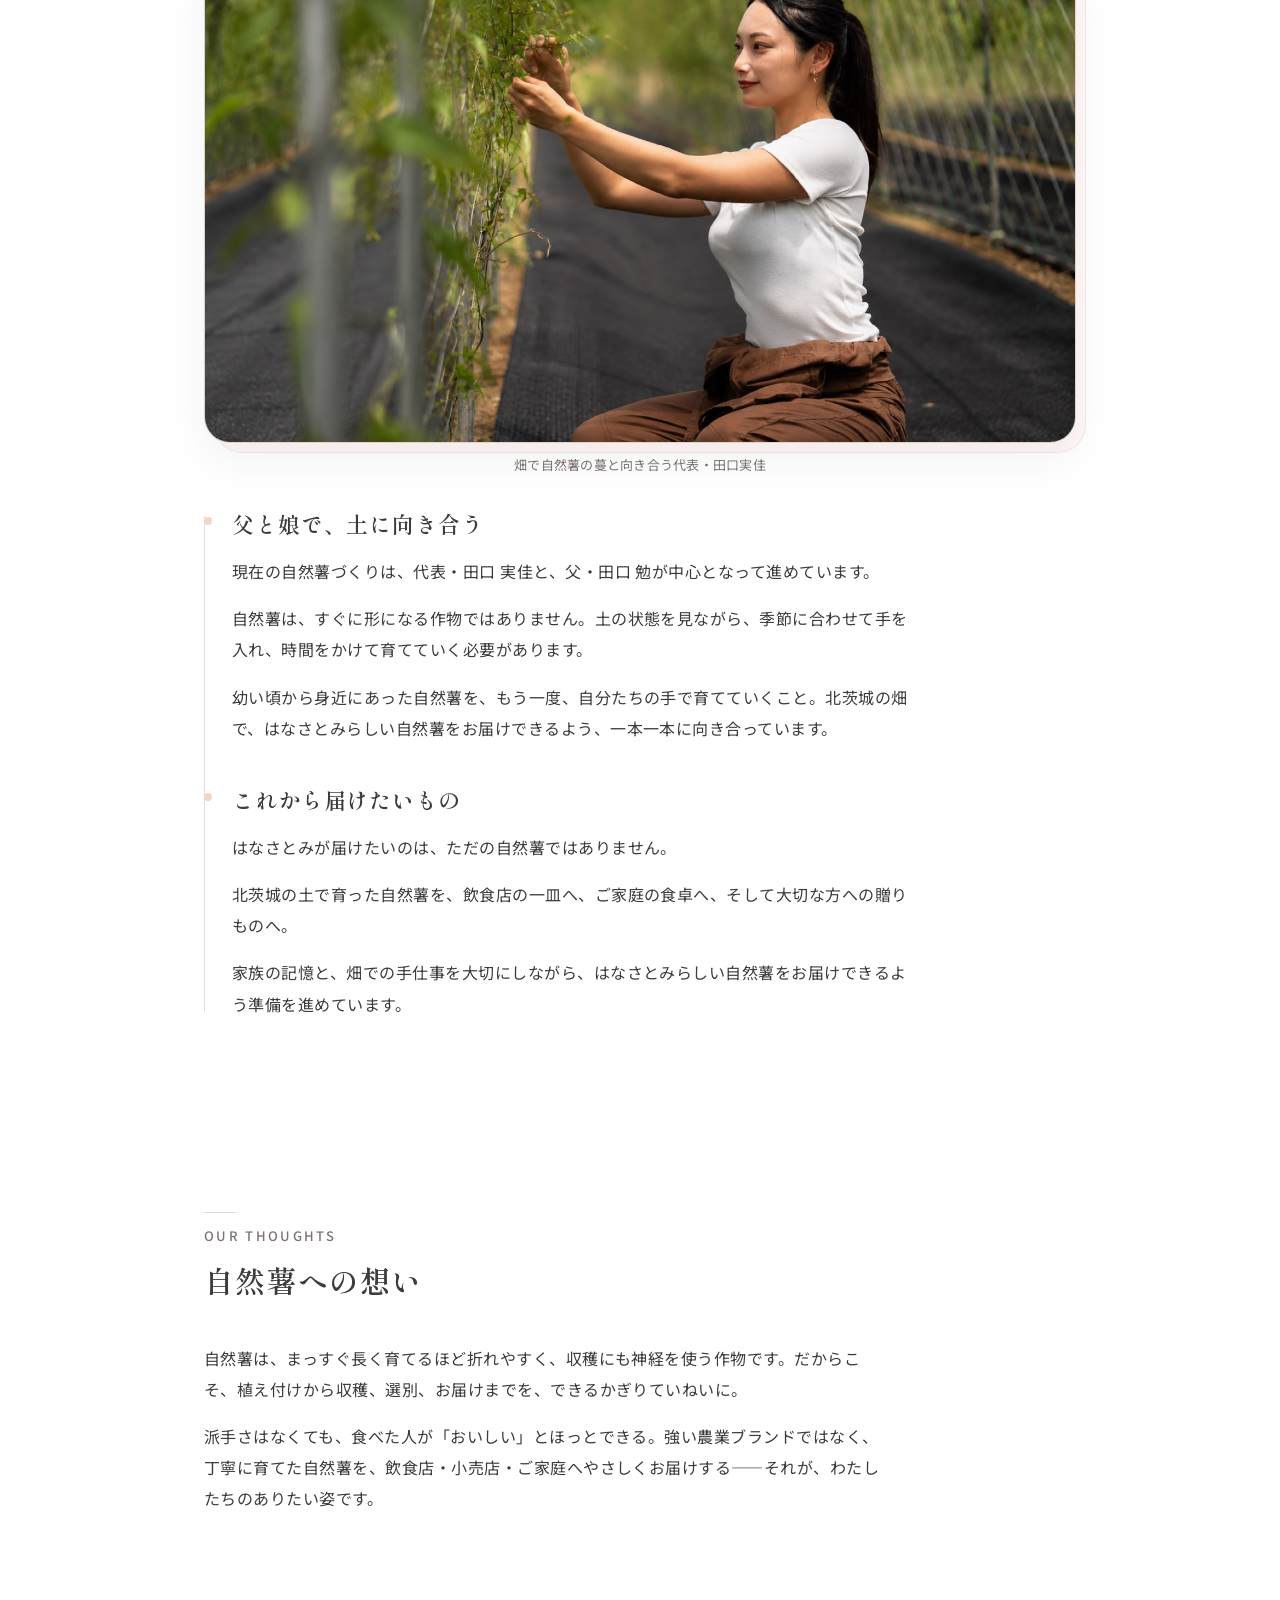
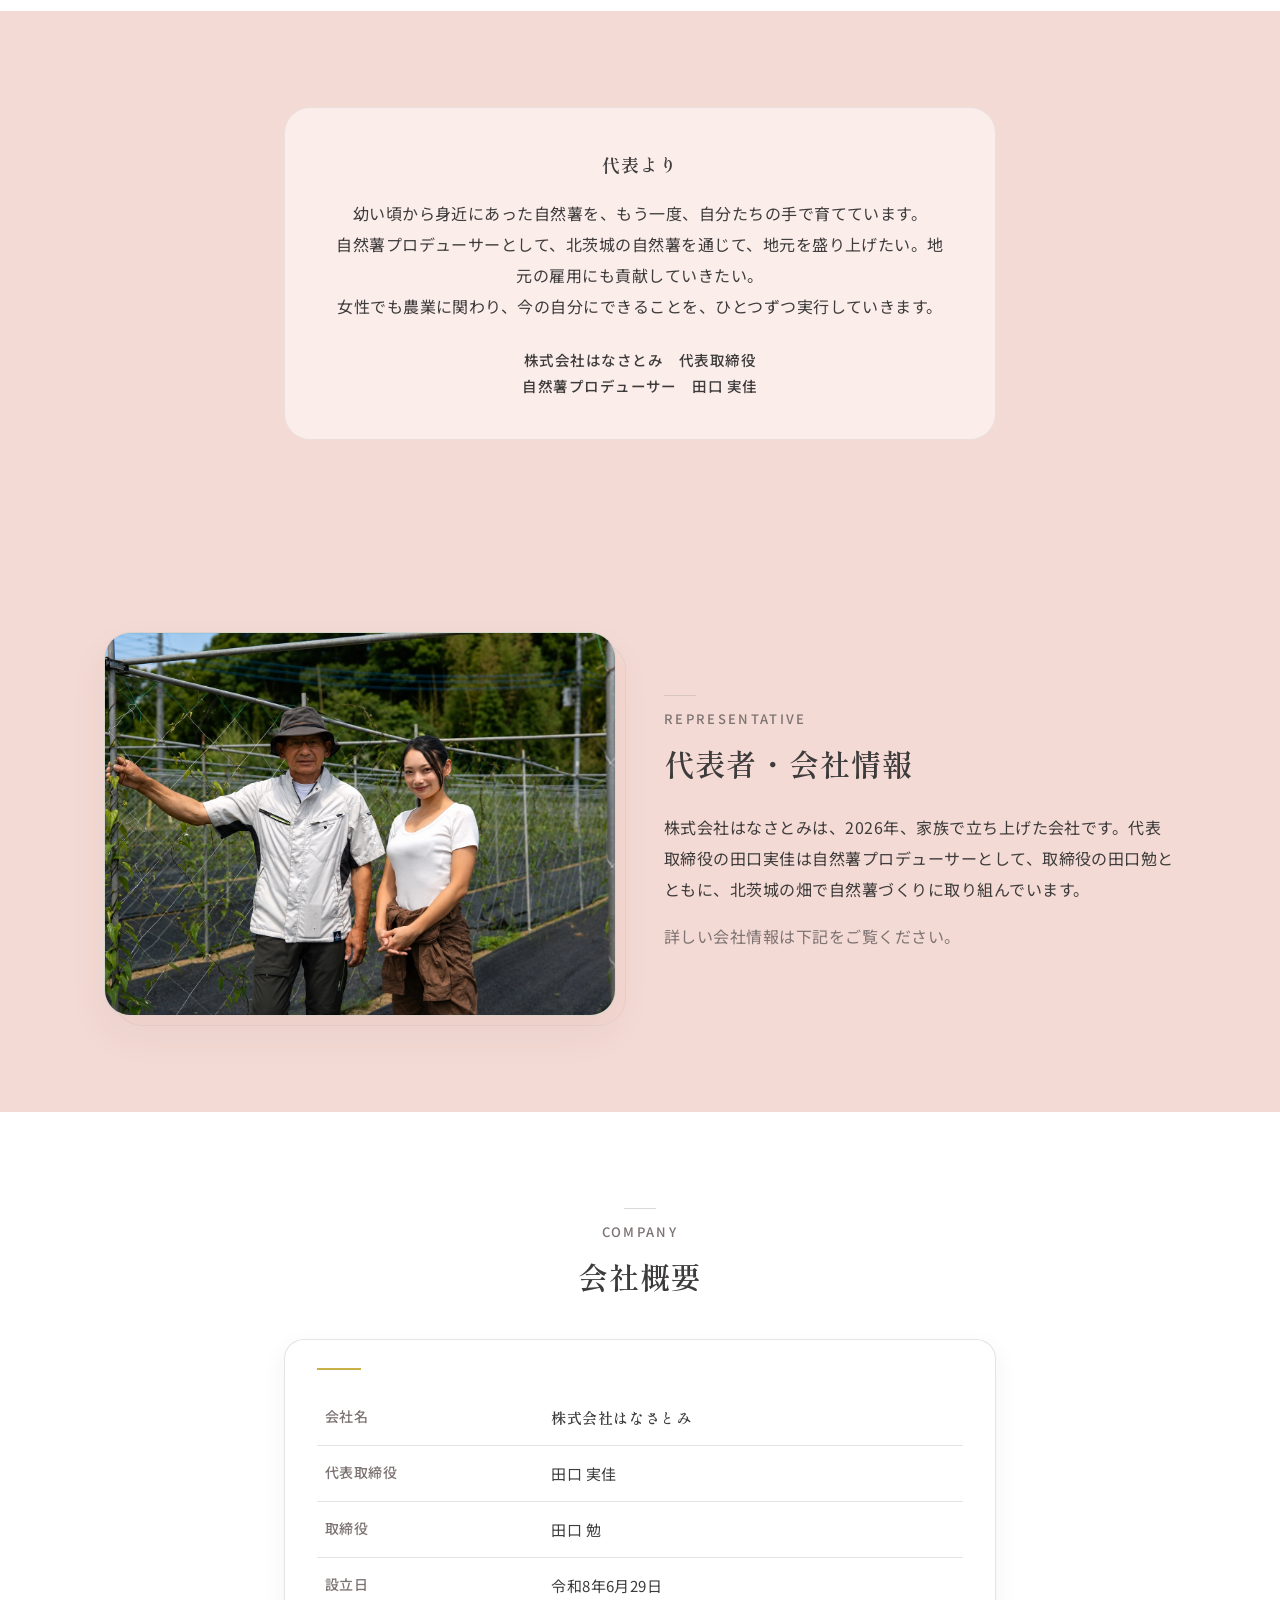
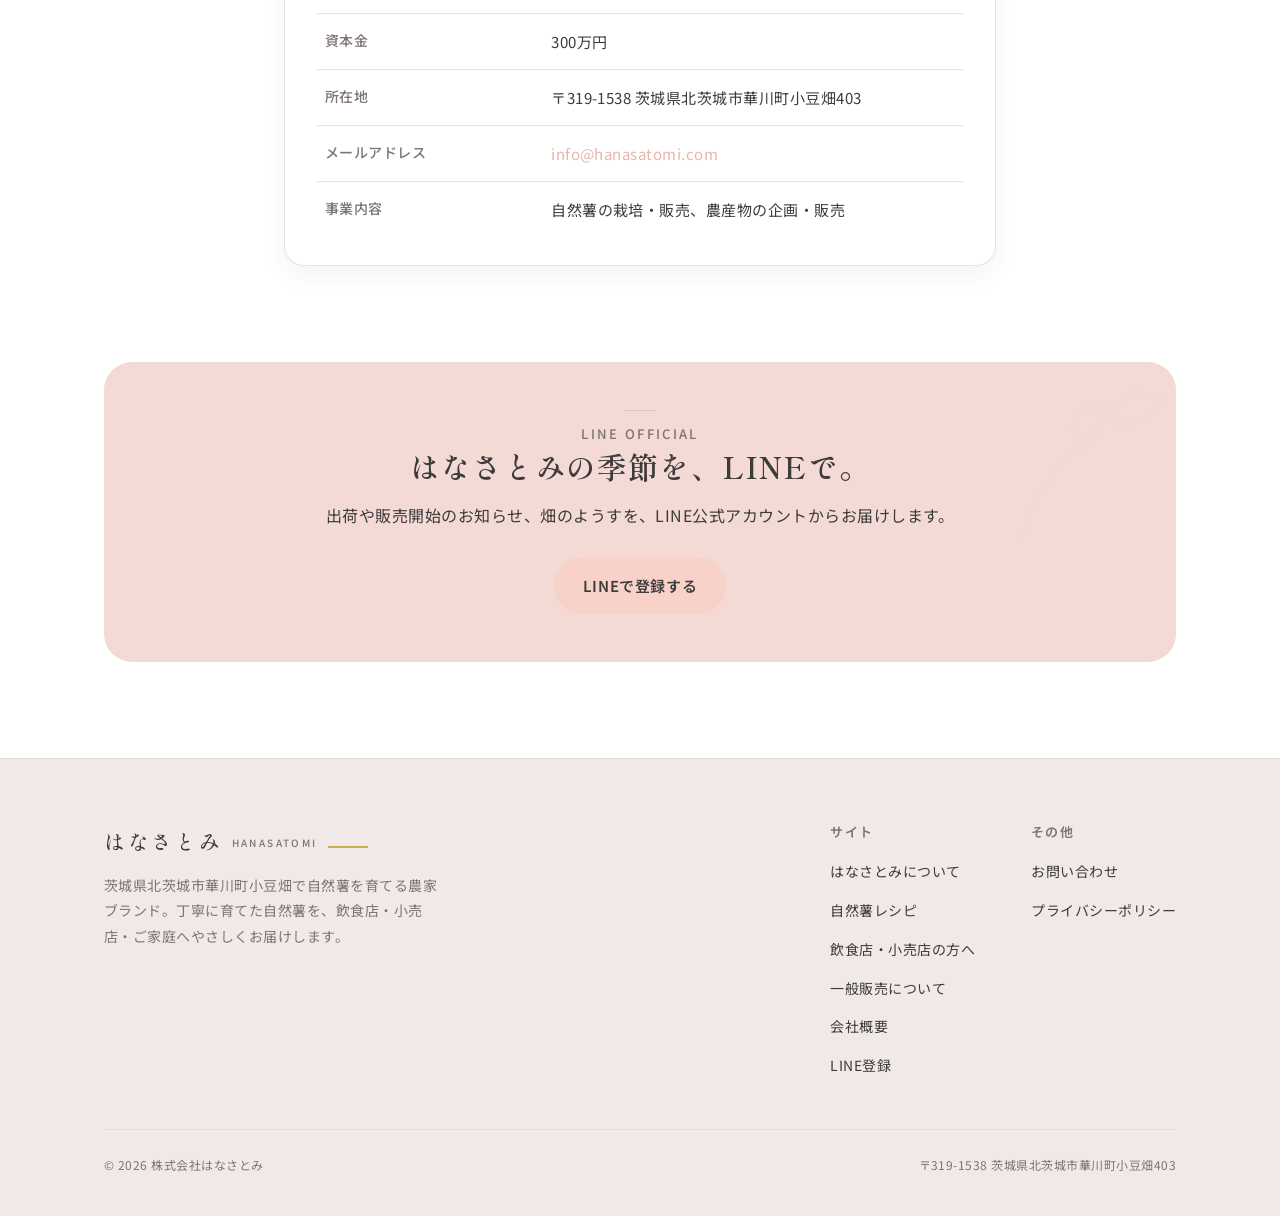
<file: about/index.html>
<!DOCTYPE html>
<html lang="ja">
<head>
<!-- Google tag (gtag.js) -->
<script async src="https://www.googletagmanager.com/gtag/js?id=G-KFHSJD122E"></script>
<script>
  window.dataLayer = window.dataLayer || [];
  function gtag(){dataLayer.push(arguments);}
  gtag('js', new Date());

  gtag('config', 'G-KFHSJD122E');
</script>
<meta charset="UTF-8">
<meta name="viewport" content="width=device-width, initial-scale=1.0">
<title>はなさとみについて｜自然薯農家 はなさとみ</title>
<meta name="description" content="茨城県北茨城市華川町小豆畑で自然薯を育てる農家ブランド「株式会社はなさとみ」の想いと会社概要。代表取締役 田口実佳／取締役 田口勉。">
<link rel="canonical" href="https://hanasatomi.com/about/">
<meta property="og:type" content="website">
<meta property="og:site_name" content="自然薯農家 はなさとみ">
<meta property="og:title" content="はなさとみについて｜自然薯農家 はなさとみ">
<meta property="og:description" content="茨城県北茨城市華川町小豆畑で自然薯を育てる農家ブランド「はなさとみ」の想いと会社概要。">
<meta property="og:url" content="https://hanasatomi.com/about/">
<meta property="og:image" content="https://hanasatomi.com/assets/images/ogp.png">
<meta property="og:locale" content="ja_JP">
<meta name="twitter:card" content="summary_large_image">
<meta name="twitter:title" content="はなさとみについて｜自然薯農家 はなさとみ">
<meta name="twitter:description" content="茨城県北茨城市華川町小豆畑で自然薯を育てる農家ブランド「はなさとみ」の想いと会社概要。">
<meta name="twitter:image" content="https://hanasatomi.com/assets/images/ogp.png">
<link rel="icon" href="/favicon.ico" sizes="any">
<link rel="icon" type="image/svg+xml" href="/favicon.svg">
<link rel="apple-touch-icon" href="/apple-touch-icon.png">
<link rel="preconnect" href="https://fonts.googleapis.com">
<link rel="preconnect" href="https://fonts.gstatic.com" crossorigin>
<link href="https://fonts.googleapis.com/css2?family=Shippori+Mincho:wght@500;600&family=Noto+Sans+JP:wght@400;500;600&family=Noto+Serif+JP:wght@400;500&display=swap" rel="stylesheet">
<script>document.documentElement.classList.add('js');</script>
<link rel="stylesheet" href="/assets/css/styles.css?v=20261126-recipe-nav">
<script type="application/ld+json">
{
  "@context": "https://schema.org",
  "@type": "Organization",
  "name": "株式会社はなさとみ",
  "url": "https://hanasatomi.com/",
  "email": "info@hanasatomi.com",
  "address": {
    "@type": "PostalAddress",
    "postalCode": "319-1538",
    "addressRegion": "茨城県",
    "addressLocality": "北茨城市",
    "streetAddress": "華川町小豆畑403",
    "addressCountry": "JP"
  },
  "founder": {
    "@type": "Person",
    "name": "田口 実佳"
  },
  "description": "茨城県北茨城市で自然薯の栽培・販売、農産物の企画・販売を行う株式会社はなさとみです。"
}
</script>
</head>
<body>

<header class="site-header">
  <div class="container">
    <a href="/" class="brand"><span class="brand__tagline">自然薯農家</span><span class="brand__name">はなさとみ</span><span class="brand__roman">hanasatomi</span></a>
    <nav class="nav" id="site-nav">
      <a href="/about/">はなさとみについて</a>
      <a href="/recipes/">自然薯レシピ</a>
      <a href="/wholesale/">飲食店・小売店の方へ</a>
      <a href="/coming-soon/">一般販売について</a>
      <a href="/#company">会社概要</a>
      <a href="/contact/">お問い合わせ</a>
      <a href="/line/" class="btn btn--primary">LINEで登録</a>
    </nav>
    <button class="nav-toggle" aria-label="メニューを開く" aria-expanded="false" aria-controls="site-nav">
      <span></span><span></span><span></span>
    </button>
  </div>
</header>

<section class="page-hero">
  <svg class="leaf-deco leaf-deco--tr" viewBox="0 0 200 200" fill="none" stroke="currentColor" stroke-width="1.5" aria-hidden="true">
    <path d="M40 180 C 60 120, 90 90, 150 40"/>
    <path d="M95 96 C 80 70, 90 55, 120 60 C 110 85, 100 95, 95 96 Z"/>
    <path d="M120 70 C 130 45, 150 40, 168 52 C 150 78, 132 78, 120 70 Z"/>
  </svg>
  <div class="container">
    <span class="eyebrow">ABOUT</span>
    <h1>はなさとみについて</h1>
    <p class="lead">北茨城の土から、やさしく届ける。小さな農家ブランドのはじまりです。</p>
  </div>
</section>

<!-- 1. はなさとみとは -->
<section class="section section--surface reveal">
  <div class="container">
    <div class="split">
      <div class="split-text">
        <span class="eyebrow">ABOUT HANASATOMI</span>
        <h2>はなさとみとは</h2>
        <p>はなさとみは、茨城県北茨城市華川町小豆畑で自然薯を育てる農家ブランドです。</p>
        <p>自然の恵みを大切にしながら、飲食店の一皿にも、ご家庭の食卓にも、丁寧に育てた自然薯を届けていきます。</p>
      </div>
      <div class="split-media">
        <div class="photo-depth">
          <div class="photo-frame">
            <img src="/assets/images/jinenjyo-37.jpg" alt="北茨城・華川町にある、支柱を組んだ自然薯畑" loading="lazy">
          </div>
        </div>
        <p class="photo-caption">北茨城・華川町の自然薯畑</p>
      </div>
    </div>
  </div>
</section>

<!-- 1.5a. はなさとみのはじまり -->
<section class="section section--soft reveal">
  <div class="container container--narrow container--story stack">
    <div class="section-head" style="text-align:left;">
      <span class="eyebrow">OUR HISTORY</span>
      <h2>はなさとみのはじまり</h2>
    </div>
    <p>自然薯農家「はなさとみ」の背景には、北茨城の畑と、家族の記憶があります。</p>
    <p>代表・田口 実佳にとって、自然薯は幼い頃から身近にあるものでした。祖父は北茨城で自然薯づくりに携わり、北茨城自然薯研究会 会長・山縣繁一氏とともに、地域の自然薯栽培に取り組んでいました。</p>
    <p>その記憶を大切にしながら、田口 実佳は父・田口 勉とともに、あらためて自然薯づくりに向き合うことにしました。</p>
    <p>畑に立ち、土に触れ、一本一本の自然薯を育てていくこと。はなさとみは、家族の中にあった自然薯づくりの記憶を、今の食卓へ丁寧につないでいく農家ブランドです。</p>
  </div>
</section>

<!-- 葉の風景：はじまりの文章と畑づくりの紹介をつなぐ -->
<section class="section section--surface reveal" id="farm-leaves" aria-label="自然薯の葉の風景">
  <div class="container">
    <figure>
      <div class="photo-frame photo-frame--wide">
        <img src="/assets/images/jinenjo-leaves-20261126.jpg" alt="柔らかな前ぼけの向こうで、日の光を受けて広がる自然薯の葉" width="1280" height="853" loading="lazy" decoding="async">
      </div>
      <figcaption class="photo-caption">光を受けて広がる、自然薯の葉。</figcaption>
    </figure>
  </div>
</section>

<!-- 2. 北茨城の自然薯農家として -->
<section class="section section--green reveal">
  <div class="container">
    <div class="split split--reverse">
      <div class="split-text">
        <span class="eyebrow">OUR PLACE</span>
        <h2>北茨城の自然薯農家として</h2>
        <p>海と山にはさまれた北茨城は、秋から冬にかけての寒暖差がある土地。その気候が、自然薯にゆっくりと味をのせていきます。</p>
        <p>まっすぐ長く育つよう、土のやわらかさや水はけを整えることから。土づくりを大切に、一本ずつ向き合って育てています。</p>
      </div>
      <div class="split-media">
        <div class="photo-depth">
          <div class="photo-frame">
            <img src="/assets/images/jinenjyo-1.jpg" alt="収穫した自然薯を手に持つようす" loading="lazy">
          </div>
        </div>
        <p class="photo-caption">自然薯になる種芋を手に</p>
      </div>
    </div>
  </div>
</section>

<!-- 2.5a. 父と娘で、土に向き合う／これから届けたいもの -->
<section class="section section--surface reveal">
  <div class="container container--narrow container--story">
    <span class="eyebrow">FAMILY STORY</span>
    <div class="photo-depth" style="margin-top:24px;">
      <div class="photo-frame photo-frame--wide">
        <img src="/assets/images/jinenjyo-41.jpg" alt="北茨城の畑で自然薯の蔓を手入れする代表・田口実佳" loading="lazy">
      </div>
    </div>
    <p class="photo-caption">畑で自然薯の蔓と向き合う代表・田口実佳</p>
    <div class="story-timeline">
      <div class="story-item">
        <h3>父と娘で、土に向き合う</h3>
        <p>現在の自然薯づくりは、代表・田口 実佳と、父・田口 勉が中心となって進めています。</p>
        <p>自然薯は、すぐに形になる作物ではありません。土の状態を見ながら、季節に合わせて手を入れ、時間をかけて育てていく必要があります。</p>
        <p>幼い頃から身近にあった自然薯を、もう一度、自分たちの手で育てていくこと。北茨城の畑で、はなさとみらしい自然薯をお届けできるよう、一本一本に向き合っています。</p>
      </div>
      <div class="story-item">
        <h3>これから届けたいもの</h3>
        <p>はなさとみが届けたいのは、ただの自然薯ではありません。</p>
        <p>北茨城の土で育った自然薯を、飲食店の一皿へ、ご家庭の食卓へ、そして大切な方への贈りものへ。</p>
        <p>家族の記憶と、畑での手仕事を大切にしながら、はなさとみらしい自然薯をお届けできるよう準備を進めています。</p>
      </div>
    </div>
  </div>
</section>

<!-- 3. 自然薯への想い -->
<section class="section section--surface reveal">
  <div class="container container--narrow container--story stack">
    <div class="section-head" style="text-align:left;">
      <span class="eyebrow">OUR THOUGHTS</span>
      <h2>自然薯への想い</h2>
    </div>
    <p>自然薯は、まっすぐ長く育てるほど折れやすく、収穫にも神経を使う作物です。だからこそ、植え付けから収穫、選別、お届けまでを、できるかぎりていねいに。</p>
    <p>派手さはなくても、食べた人が「おいしい」とほっとできる。強い農業ブランドではなく、丁寧に育てた自然薯を、飲食店・小売店・ご家庭へやさしくお届けする——それが、わたしたちのありたい姿です。</p>
  </div>
</section>

<!-- 3.5 代表より（メッセージカード） -->
<section class="section section--soft reveal">
  <div class="container container--narrow">
    <div class="message-card">
      <p class="message-card__title">代表より</p>
      <p class="message-card__body">幼い頃から身近にあった自然薯を、もう一度、自分たちの手で育てています。<br>自然薯プロデューサーとして、北茨城の自然薯を通じて、地元を盛り上げたい。地元の雇用にも貢献していきたい。<br>女性でも農業に関わり、今の自分にできることを、ひとつずつ実行していきます。</p>
      <p class="message-card__signature">株式会社はなさとみ　代表取締役<br>自然薯プロデューサー　田口 実佳</p>
    </div>
  </div>
</section>

<!-- 4. 代表者・会社情報 -->
<section class="section section--soft reveal">
  <div class="container">
    <div class="split">
      <div class="split-media">
        <div class="photo-depth">
          <div class="photo-frame">
            <img src="/assets/images/jinenjyo-34.jpg?v=20260714b" alt="北茨城の畑に立つ、代表・田口実佳と父・田口勉" loading="lazy">
          </div>
        </div>
      </div>
      <div class="split-text">
        <span class="eyebrow">REPRESENTATIVE</span>
        <h2>代表者・会社情報</h2>
        <p>株式会社はなさとみは、2026年、家族で立ち上げた会社です。代表取締役の田口実佳は自然薯プロデューサーとして、取締役の田口勉とともに、北茨城の畑で自然薯づくりに取り組んでいます。</p>
        <p class="sub">詳しい会社情報は下記をご覧ください。</p>
      </div>
    </div>
  </div>
</section>

<!-- 5. 会社概要 -->
<section class="section section--surface reveal">
  <div class="container container--narrow">
    <div class="section-head">
      <span class="eyebrow">COMPANY</span>
      <h2>会社概要</h2>
    </div>
    <div class="card info-card">
      <hr class="gold-rule">
      <table class="info-table">
        <tbody>
          <tr><th>会社名</th><td class="formal-name">株式会社はなさとみ</td></tr>
          <tr><th>代表取締役</th><td>田口 実佳</td></tr>
          <tr><th>取締役</th><td>田口 勉</td></tr>
          <tr><th>設立日</th><td>令和8年6月29日</td></tr>
          <tr><th>資本金</th><td>300万円</td></tr>
          <tr><th>所在地</th><td>〒319-1538 茨城県北茨城市華川町小豆畑403</td></tr>
          <tr><th>メールアドレス</th><td><a href="mailto:info@hanasatomi.com">info@hanasatomi.com</a></td></tr>
          <tr><th>事業内容</th><td>自然薯の栽培・販売、農産物の企画・販売</td></tr>
        </tbody>
      </table>
    </div>
  </div>
</section>

<!-- 6. LINE CTA -->
<section class="section section--surface reveal" style="padding-top:0;">
  <div class="container">
    <div class="cta-block">
      <svg class="leaf-deco leaf-deco--tr leaf-deco--pink" viewBox="0 0 200 200" fill="none" stroke="currentColor" stroke-width="1.5" aria-hidden="true">
        <path d="M40 180 C 60 120, 90 90, 150 40"/>
        <path d="M95 96 C 80 70, 90 55, 120 60 C 110 85, 100 95, 95 96 Z"/>
        <path d="M120 70 C 130 45, 150 40, 168 52 C 150 78, 132 78, 120 70 Z"/>
      </svg>
      <span class="eyebrow">LINE OFFICIAL</span>
      <h2>はなさとみの季節を、LINEで。</h2>
      <p>出荷や販売開始のお知らせ、畑のようすを、LINE公式アカウントからお届けします。</p>
      <div class="hero-actions">
        <a href="/line/" class="btn btn--primary">LINEで登録する</a>
      </div>
    </div>
  </div>
</section>

<footer class="site-footer">
  <div class="container">
    <div class="footer-grid">
      <div class="footer-about">
        <div class="brand">はなさとみ<small>HANASATOMI</small></div>
        <p>茨城県北茨城市華川町小豆畑で自然薯を育てる農家ブランド。丁寧に育てた自然薯を、飲食店・小売店・ご家庭へやさしくお届けします。</p>
      </div>
      <div class="footer-nav">
        <div>
          <h4>サイト</h4>
          <ul>
            <li><a href="/about/">はなさとみについて</a></li>
            <li><a href="/recipes/">自然薯レシピ</a></li>
            <li><a href="/wholesale/">飲食店・小売店の方へ</a></li>
            <li><a href="/coming-soon/">一般販売について</a></li>
            <li><a href="/#company">会社概要</a></li>
            <li><a href="/line/">LINE登録</a></li>
          </ul>
        </div>
        <div>
          <h4>その他</h4>
          <ul>
            <li><a href="/contact/">お問い合わせ</a></li>
            <li><a href="/privacy/">プライバシーポリシー</a></li>
          </ul>
        </div>
      </div>
    </div>
    <div class="footer-bottom">
      <span>© 2026 株式会社はなさとみ</span>
      <span>〒319-1538 茨城県北茨城市華川町小豆畑403</span>
    </div>
  </div>
</footer>

<div class="mobile-cta">
  <a href="/line/" class="btn btn--primary">LINEで最新情報を受け取る</a>
</div>

<script src="/assets/js/main.js?v=20260710-polish2"></script>
</body>
</html>
</file>
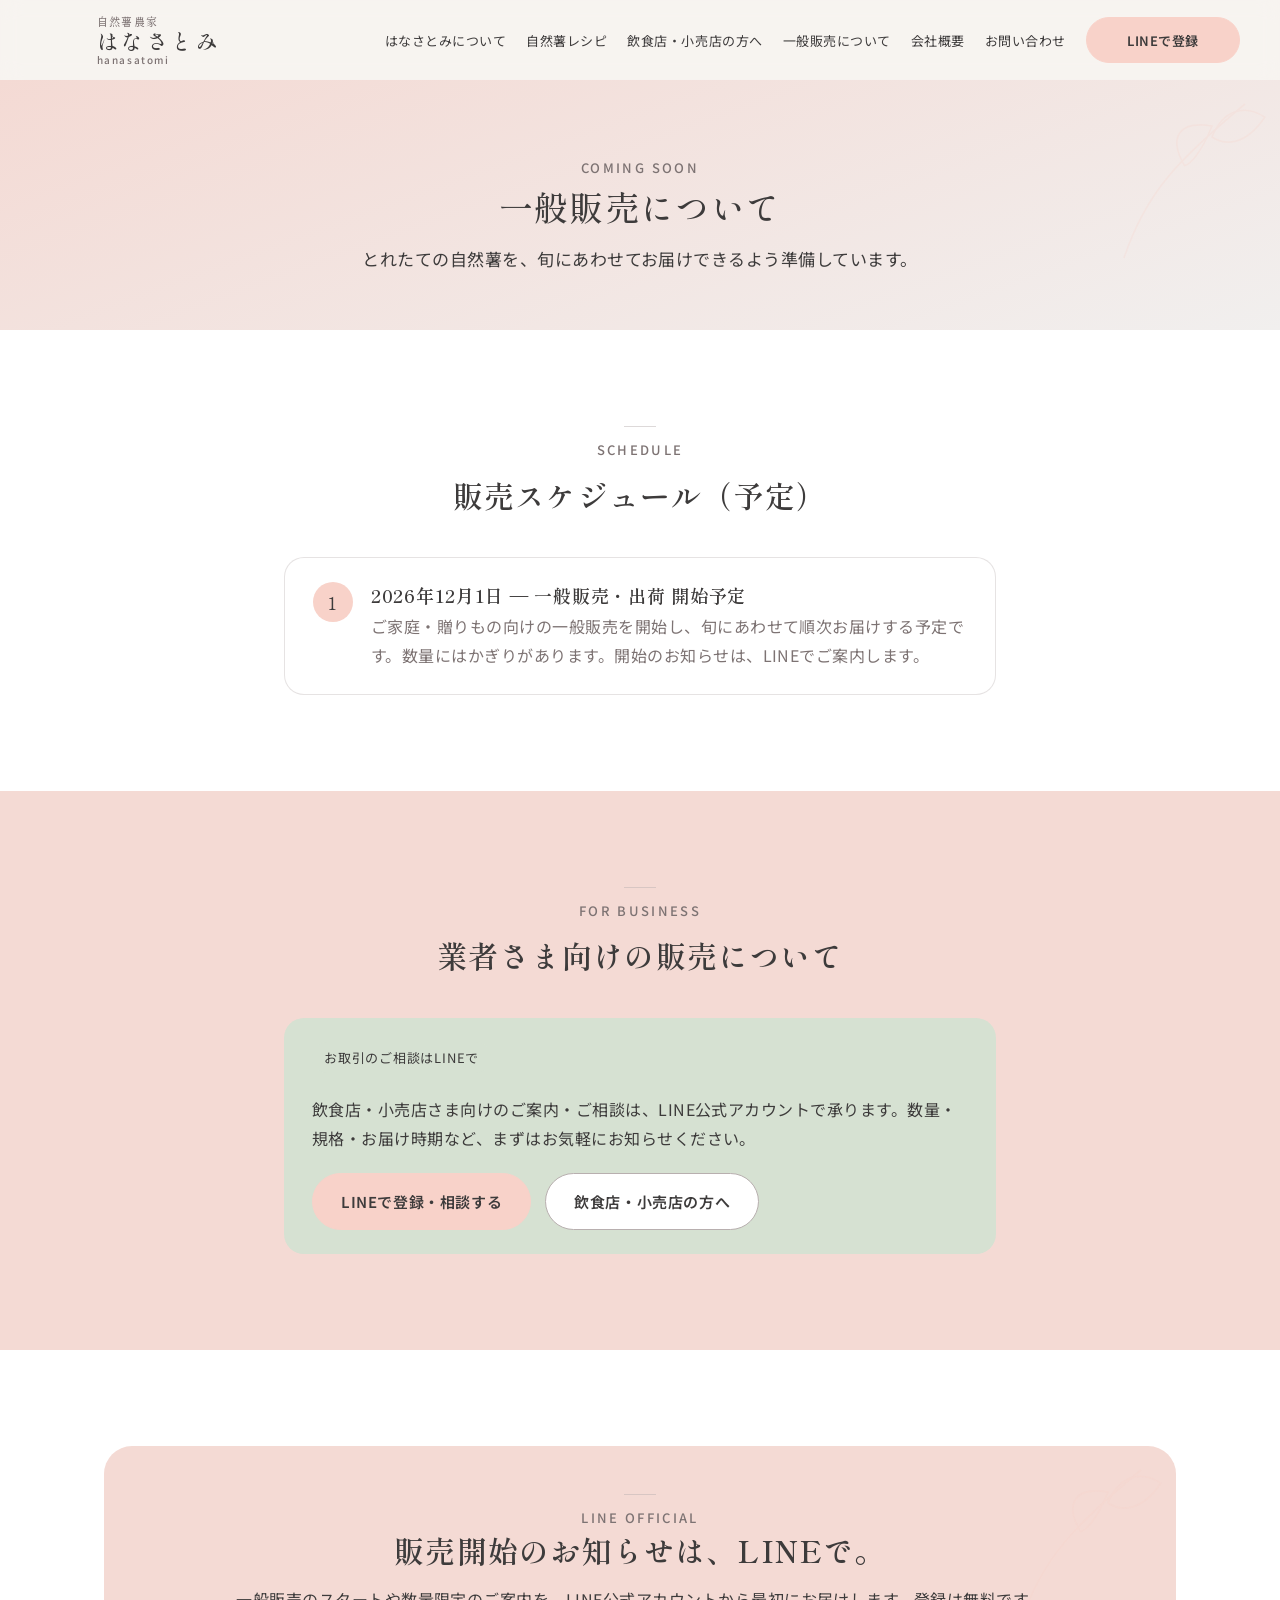
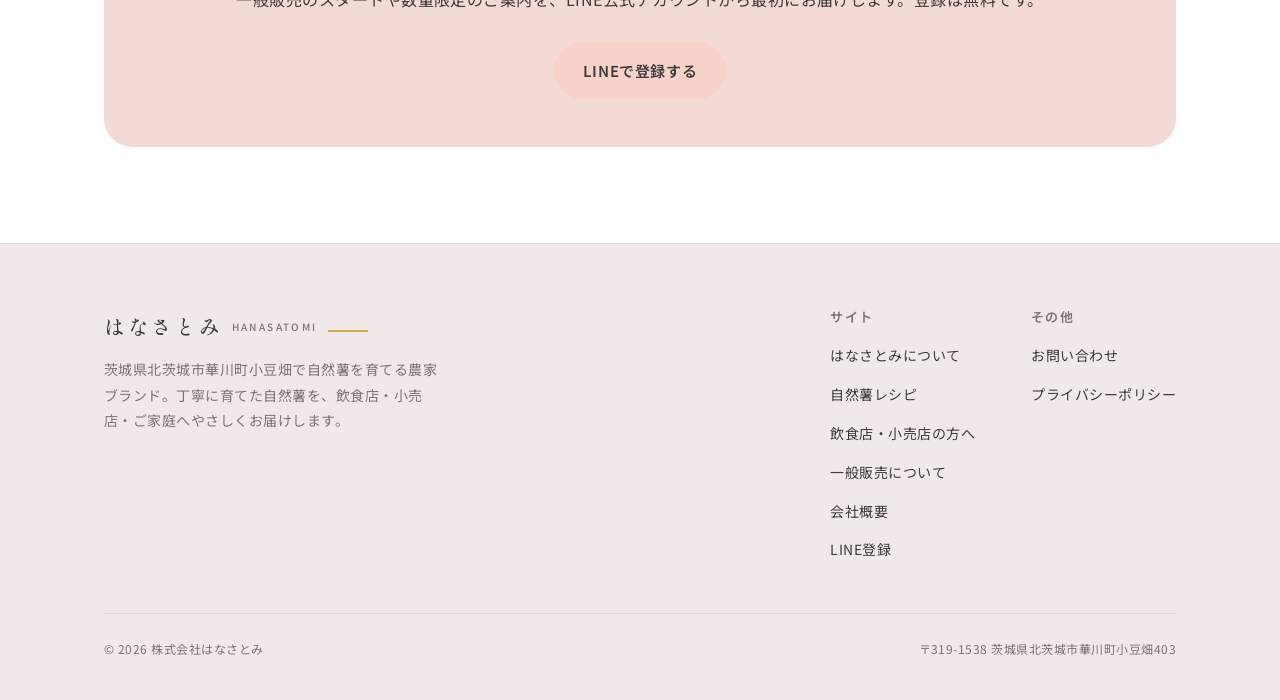
<file: coming-soon/index.html>
<!DOCTYPE html>
<html lang="ja">
<head>
<!-- Google tag (gtag.js) -->
<script async src="https://www.googletagmanager.com/gtag/js?id=G-KFHSJD122E"></script>
<script>
  window.dataLayer = window.dataLayer || [];
  function gtag(){dataLayer.push(arguments);}
  gtag('js', new Date());

  gtag('config', 'G-KFHSJD122E');
</script>
<meta charset="UTF-8">
<meta name="viewport" content="width=device-width, initial-scale=1.0">
<title>一般販売について｜自然薯農家 はなさとみ</title>
<meta name="description" content="自然薯農家「はなさとみ」の一般販売のご案内。一般のお客さま向けの販売・出荷は2026年12月1日開始予定。飲食店・小売店さまのご相談はLINEで承ります。">
<link rel="canonical" href="https://hanasatomi.com/coming-soon/">
<meta property="og:type" content="website">
<meta property="og:site_name" content="自然薯農家 はなさとみ">
<meta property="og:title" content="一般販売について｜自然薯農家 はなさとみ">
<meta property="og:description" content="一般販売・出荷は2026年12月1日開始予定。飲食店・小売店さまのご相談はLINEで承ります。">
<meta property="og:url" content="https://hanasatomi.com/coming-soon/">
<meta property="og:image" content="https://hanasatomi.com/assets/images/ogp.png">
<meta property="og:locale" content="ja_JP">
<meta name="twitter:card" content="summary_large_image">
<meta name="twitter:title" content="一般販売について｜自然薯農家 はなさとみ">
<meta name="twitter:description" content="一般販売・出荷は2026年12月1日開始予定。飲食店・小売店さまのご相談はLINEで承ります。">
<meta name="twitter:image" content="https://hanasatomi.com/assets/images/ogp.png">
<link rel="icon" href="/favicon.ico" sizes="any">
<link rel="icon" type="image/svg+xml" href="/favicon.svg">
<link rel="apple-touch-icon" href="/apple-touch-icon.png">
<link rel="preconnect" href="https://fonts.googleapis.com">
<link rel="preconnect" href="https://fonts.gstatic.com" crossorigin>
<link href="https://fonts.googleapis.com/css2?family=Shippori+Mincho:wght@500;600&family=Noto+Sans+JP:wght@400;500;600&family=Noto+Serif+JP:wght@400;500&display=swap" rel="stylesheet">
<link rel="stylesheet" href="/assets/css/styles.css?v=20261126-recipe-nav">
<script type="application/ld+json">
{
  "@context": "https://schema.org",
  "@type": "Organization",
  "name": "株式会社はなさとみ",
  "url": "https://hanasatomi.com/",
  "email": "info@hanasatomi.com",
  "address": {
    "@type": "PostalAddress",
    "postalCode": "319-1538",
    "addressRegion": "茨城県",
    "addressLocality": "北茨城市",
    "streetAddress": "華川町小豆畑403",
    "addressCountry": "JP"
  },
  "founder": {
    "@type": "Person",
    "name": "田口 実佳"
  },
  "description": "茨城県北茨城市で自然薯の栽培・販売、農産物の企画・販売を行う株式会社はなさとみです。"
}
</script>
</head>
<body>

<header class="site-header">
  <div class="container">
    <a href="/" class="brand"><span class="brand__tagline">自然薯農家</span><span class="brand__name">はなさとみ</span><span class="brand__roman">hanasatomi</span></a>
    <nav class="nav" id="site-nav">
      <a href="/about/">はなさとみについて</a>
      <a href="/recipes/">自然薯レシピ</a>
      <a href="/wholesale/">飲食店・小売店の方へ</a>
      <a href="/coming-soon/">一般販売について</a>
      <a href="/#company">会社概要</a>
      <a href="/contact/">お問い合わせ</a>
      <a href="/line/" class="btn btn--primary">LINEで登録</a>
    </nav>
    <button class="nav-toggle" aria-label="メニューを開く" aria-expanded="false" aria-controls="site-nav">
      <span></span><span></span><span></span>
    </button>
  </div>
</header>

<section class="page-hero">
  <svg class="leaf-deco leaf-deco--tr leaf-deco--pink" viewBox="0 0 200 200" fill="none" stroke="currentColor" stroke-width="1.5" aria-hidden="true">
    <path d="M40 180 C 60 120, 90 90, 150 40"/>
    <path d="M95 96 C 80 70, 90 55, 120 60 C 110 85, 100 95, 95 96 Z"/>
    <path d="M120 70 C 130 45, 150 40, 168 52 C 150 78, 132 78, 120 70 Z"/>
  </svg>
  <div class="container">
    <span class="eyebrow">COMING SOON</span>
    <h1>一般販売について</h1>
    <p class="lead">とれたての自然薯を、旬にあわせてお届けできるよう準備しています。</p>
  </div>
</section>

<!-- Schedule -->
<section class="section section--surface">
  <div class="container container--narrow">
    <div class="section-head">
      <span class="eyebrow">SCHEDULE</span>
      <h2>販売スケジュール（予定）</h2>
    </div>
    <div class="steps">
      <div class="step">
        <div>
          <h3>2026年12月1日 — 一般販売・出荷 開始予定</h3>
          <p class="sub">ご家庭・贈りもの向けの一般販売を開始し、旬にあわせて順次お届けする予定です。数量にはかぎりがあります。開始のお知らせは、LINEでご案内します。</p>
        </div>
      </div>
    </div>
  </div>
</section>

<!-- Business page -->
<section class="section section--soft">
  <div class="container container--narrow">
    <div class="section-head">
      <span class="eyebrow">FOR BUSINESS</span>
      <h2>業者さま向けの販売について</h2>
    </div>
    <div class="notice">
      <span class="badge">お取引のご相談はLINEで</span>
      <p style="margin-top:12px;">飲食店・小売店さま向けのご案内・ご相談は、LINE公式アカウントで承ります。数量・規格・お届け時期など、まずはお気軽にお知らせください。</p>
      <div class="hero-actions" style="justify-content:flex-start; margin-top:20px;">
        <a href="/line/" class="btn btn--primary">LINEで登録・相談する</a>
        <a href="/wholesale/" class="btn btn--secondary">飲食店・小売店の方へ</a>
      </div>
    </div>
  </div>
</section>

<!-- CTA -->
<section class="section section--surface">
  <div class="container">
    <div class="cta-block">
      <svg class="leaf-deco leaf-deco--tr leaf-deco--pink" viewBox="0 0 200 200" fill="none" stroke="currentColor" stroke-width="1.5" aria-hidden="true">
        <path d="M40 180 C 60 120, 90 90, 150 40"/>
        <path d="M95 96 C 80 70, 90 55, 120 60 C 110 85, 100 95, 95 96 Z"/>
        <path d="M120 70 C 130 45, 150 40, 168 52 C 150 78, 132 78, 120 70 Z"/>
      </svg>
      <span class="eyebrow">LINE OFFICIAL</span>
      <h2>販売開始のお知らせは、LINEで。</h2>
      <p>一般販売のスタートや数量限定のご案内を、LINE公式アカウントから最初にお届けします。登録は無料です。</p>
      <div class="hero-actions">
        <a href="/line/" class="btn btn--primary">LINEで登録する</a>
      </div>
    </div>
  </div>
</section>

<footer class="site-footer">
  <div class="container">
    <div class="footer-grid">
      <div class="footer-about">
        <div class="brand">はなさとみ<small>HANASATOMI</small></div>
        <p>茨城県北茨城市華川町小豆畑で自然薯を育てる農家ブランド。丁寧に育てた自然薯を、飲食店・小売店・ご家庭へやさしくお届けします。</p>
      </div>
      <div class="footer-nav">
        <div>
          <h4>サイト</h4>
          <ul>
            <li><a href="/about/">はなさとみについて</a></li>
            <li><a href="/recipes/">自然薯レシピ</a></li>
            <li><a href="/wholesale/">飲食店・小売店の方へ</a></li>
            <li><a href="/coming-soon/">一般販売について</a></li>
            <li><a href="/#company">会社概要</a></li>
            <li><a href="/line/">LINE登録</a></li>
          </ul>
        </div>
        <div>
          <h4>その他</h4>
          <ul>
            <li><a href="/contact/">お問い合わせ</a></li>
            <li><a href="/privacy/">プライバシーポリシー</a></li>
          </ul>
        </div>
      </div>
    </div>
    <div class="footer-bottom">
      <span>© 2026 株式会社はなさとみ</span>
      <span>〒319-1538 茨城県北茨城市華川町小豆畑403</span>
    </div>
  </div>
</footer>

<div class="mobile-cta">
  <a href="/line/" class="btn btn--primary">LINEで最新情報を受け取る</a>
</div>

<script src="/assets/js/main.js?v=20260710-polish2"></script>
</body>
</html>
</file>
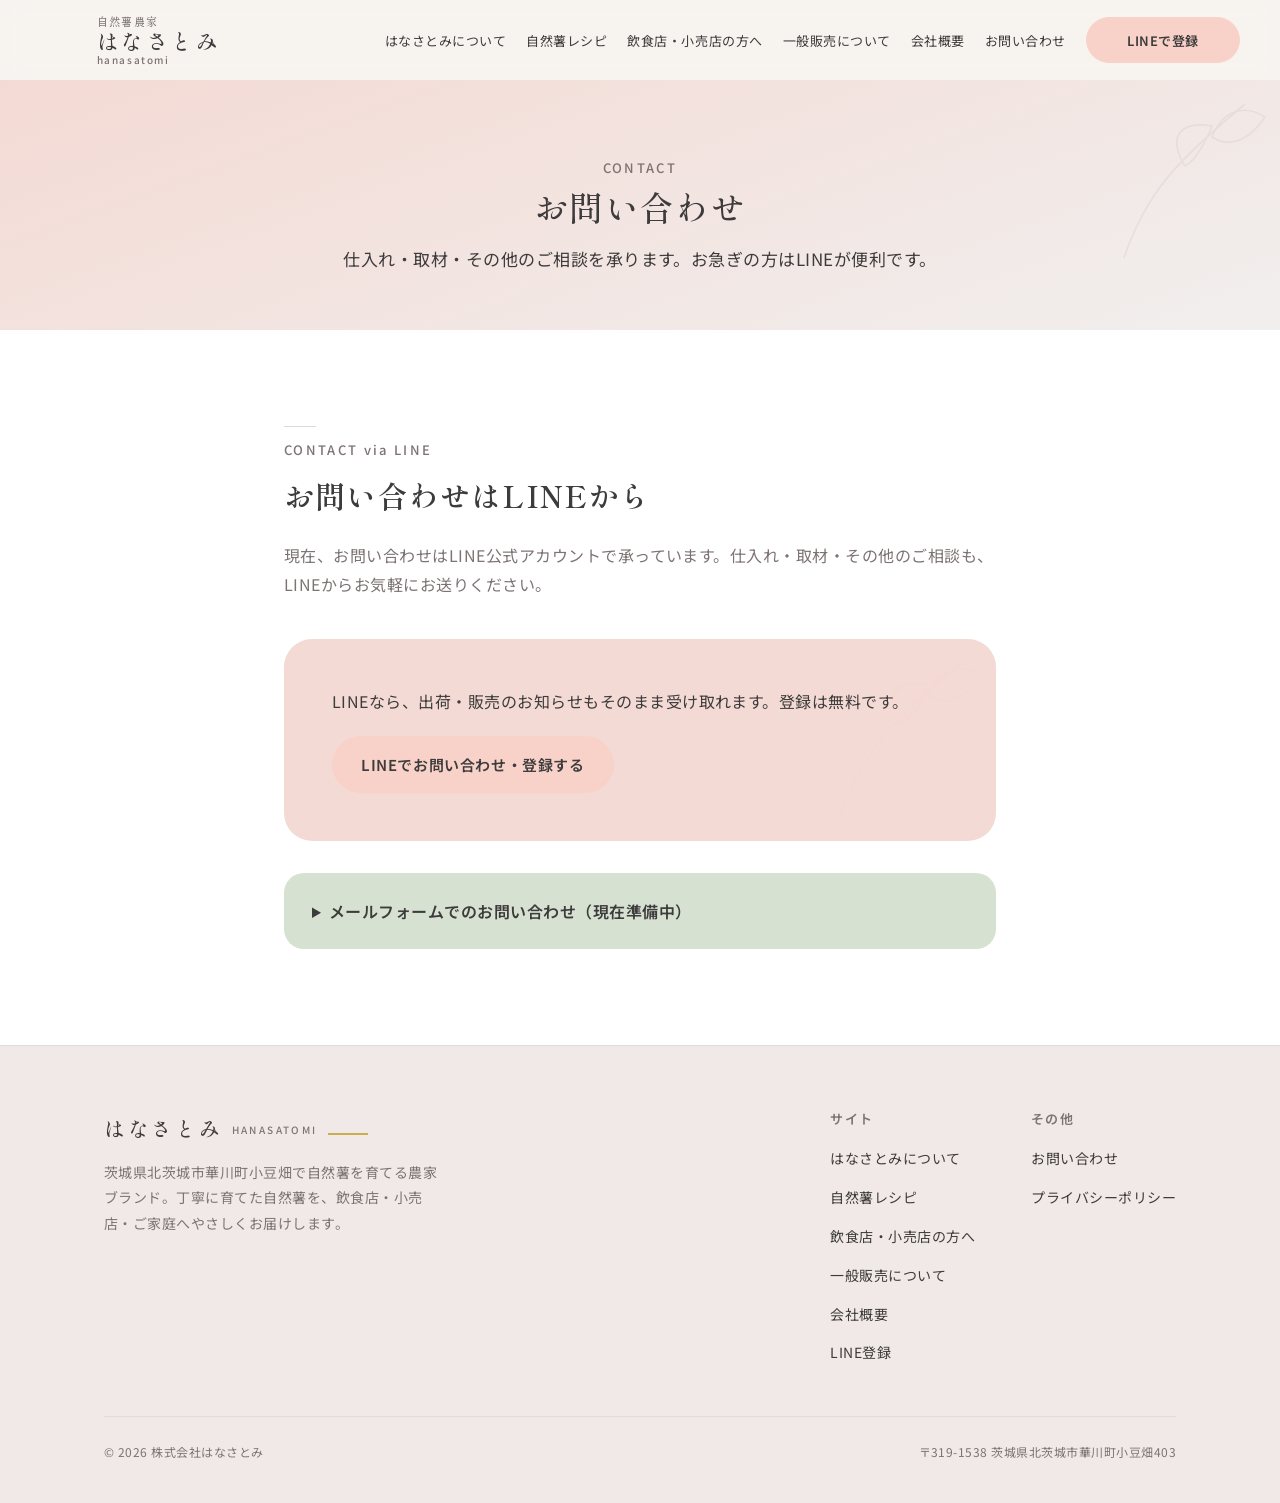
<file: contact/index.html>
<!DOCTYPE html>
<html lang="ja">
<head>
<!-- Google tag (gtag.js) -->
<script async src="https://www.googletagmanager.com/gtag/js?id=G-KFHSJD122E"></script>
<script>
  window.dataLayer = window.dataLayer || [];
  function gtag(){dataLayer.push(arguments);}
  gtag('js', new Date());

  gtag('config', 'G-KFHSJD122E');
</script>
<meta charset="UTF-8">
<meta name="viewport" content="width=device-width, initial-scale=1.0">
<title>お問い合わせ｜自然薯農家 はなさとみ</title>
<meta name="description" content="自然薯農家「はなさとみ」へのお問い合わせ。仕入れ・取材・その他のご相談を承ります。お急ぎの方はLINE公式アカウントが便利です。">
<link rel="canonical" href="https://hanasatomi.com/contact/">
<meta property="og:type" content="website">
<meta property="og:site_name" content="自然薯農家 はなさとみ">
<meta property="og:title" content="お問い合わせ｜自然薯農家 はなさとみ">
<meta property="og:description" content="自然薯農家「はなさとみ」へのお問い合わせ。仕入れ・取材などのご相談は、LINE公式アカウントから承ります。">
<meta property="og:url" content="https://hanasatomi.com/contact/">
<meta property="og:image" content="https://hanasatomi.com/assets/images/ogp.png">
<meta property="og:locale" content="ja_JP">
<meta name="twitter:card" content="summary_large_image">
<meta name="twitter:title" content="お問い合わせ｜自然薯農家 はなさとみ">
<meta name="twitter:description" content="自然薯農家「はなさとみ」へのお問い合わせ。仕入れ・取材などのご相談は、LINE公式アカウントから承ります。">
<meta name="twitter:image" content="https://hanasatomi.com/assets/images/ogp.png">
<link rel="icon" href="/favicon.ico" sizes="any">
<link rel="icon" type="image/svg+xml" href="/favicon.svg">
<link rel="apple-touch-icon" href="/apple-touch-icon.png">
<link rel="preconnect" href="https://fonts.googleapis.com">
<link rel="preconnect" href="https://fonts.gstatic.com" crossorigin>
<link href="https://fonts.googleapis.com/css2?family=Shippori+Mincho:wght@500;600&family=Noto+Sans+JP:wght@400;500;600&family=Noto+Serif+JP:wght@400;500&display=swap" rel="stylesheet">
<link rel="stylesheet" href="/assets/css/styles.css?v=20261126-recipe-nav">
<script type="application/ld+json">
{
  "@context": "https://schema.org",
  "@type": "Organization",
  "name": "株式会社はなさとみ",
  "url": "https://hanasatomi.com/",
  "email": "info@hanasatomi.com",
  "address": {
    "@type": "PostalAddress",
    "postalCode": "319-1538",
    "addressRegion": "茨城県",
    "addressLocality": "北茨城市",
    "streetAddress": "華川町小豆畑403",
    "addressCountry": "JP"
  },
  "founder": {
    "@type": "Person",
    "name": "田口 実佳"
  },
  "description": "茨城県北茨城市で自然薯の栽培・販売、農産物の企画・販売を行う株式会社はなさとみです。"
}
</script>
</head>
<body>

<header class="site-header">
  <div class="container">
    <a href="/" class="brand"><span class="brand__tagline">自然薯農家</span><span class="brand__name">はなさとみ</span><span class="brand__roman">hanasatomi</span></a>
    <nav class="nav" id="site-nav">
      <a href="/about/">はなさとみについて</a>
      <a href="/recipes/">自然薯レシピ</a>
      <a href="/wholesale/">飲食店・小売店の方へ</a>
      <a href="/coming-soon/">一般販売について</a>
      <a href="/#company">会社概要</a>
      <a href="/contact/">お問い合わせ</a>
      <a href="/line/" class="btn btn--primary">LINEで登録</a>
    </nav>
    <button class="nav-toggle" aria-label="メニューを開く" aria-expanded="false" aria-controls="site-nav">
      <span></span><span></span><span></span>
    </button>
  </div>
</header>

<section class="page-hero">
  <svg class="leaf-deco leaf-deco--tr" viewBox="0 0 200 200" fill="none" stroke="currentColor" stroke-width="1.5" aria-hidden="true">
    <path d="M40 180 C 60 120, 90 90, 150 40"/>
    <path d="M95 96 C 80 70, 90 55, 120 60 C 110 85, 100 95, 95 96 Z"/>
    <path d="M120 70 C 130 45, 150 40, 168 52 C 150 78, 132 78, 120 70 Z"/>
  </svg>
  <div class="container">
    <span class="eyebrow">CONTACT</span>
    <h1>お問い合わせ</h1>
    <p class="lead">仕入れ・取材・その他のご相談を承ります。お急ぎの方はLINEが便利です。</p>
  </div>
</section>

<section class="section section--surface">
  <div class="container container--narrow">
    <!-- 主導線：LINEでのお問い合わせ -->
    <div class="section-head" style="text-align:left;">
      <span class="eyebrow">CONTACT via LINE</span>
      <h2>お問い合わせはLINEから</h2>
      <p class="sub">現在、お問い合わせはLINE公式アカウントで承っています。仕入れ・取材・その他のご相談も、LINEからお気軽にお送りください。</p>
    </div>

    <div class="cta-block" style="text-align:left;">
      <svg class="leaf-deco leaf-deco--tr leaf-deco--pink" viewBox="0 0 200 200" fill="none" stroke="currentColor" stroke-width="1.5" aria-hidden="true">
        <path d="M40 180 C 60 120, 90 90, 150 40"/>
        <path d="M95 96 C 80 70, 90 55, 120 60 C 110 85, 100 95, 95 96 Z"/>
        <path d="M120 70 C 130 45, 150 40, 168 52 C 150 78, 132 78, 120 70 Z"/>
      </svg>
      <p style="margin-bottom:20px;">LINEなら、出荷・販売のお知らせもそのまま受け取れます。登録は無料です。</p>
      <div class="hero-actions" style="justify-content:flex-start;">
        <a href="/line/" class="btn btn--primary">LINEでお問い合わせ・登録する</a>
      </div>
    </div>

    <!-- メールフォームは準備中のため、折りたたみで控えめに掲載（誤送信防止のため送信は無効化） -->
    <details class="notice" style="margin-top:32px;">
      <summary style="cursor:pointer; font-weight:600;">メールフォームでのお問い合わせ（現在準備中）</summary>
      <p class="sub" style="margin-top:14px;">メールフォームは現在準備中です。恐れ入りますが、いまはLINEよりお問い合わせください。フォーム公開までのあいだ、以下は送信いただけません。</p>
      <form class="card" style="margin-top:16px;" action="#" method="post" novalidate aria-disabled="true">
        <div class="field">
          <label for="name">お名前</label>
          <input class="input" type="text" id="name" name="name" placeholder="山田 花子" autocomplete="name" disabled>
        </div>
        <div class="field">
          <label for="email">メールアドレス</label>
          <input class="input" type="email" id="email" name="email" placeholder="example@mail.com" autocomplete="email" disabled>
        </div>
        <div class="field">
          <label for="message">お問い合わせ内容</label>
          <textarea class="textarea" id="message" name="message" placeholder="ご相談内容をご記入ください。" disabled></textarea>
        </div>
        <button type="submit" class="btn btn--secondary btn--block" disabled>準備中（LINEよりお問い合わせください）</button>
      </form>
    </details>
  </div>
</section>

<footer class="site-footer">
  <div class="container">
    <div class="footer-grid">
      <div class="footer-about">
        <div class="brand">はなさとみ<small>HANASATOMI</small></div>
        <p>茨城県北茨城市華川町小豆畑で自然薯を育てる農家ブランド。丁寧に育てた自然薯を、飲食店・小売店・ご家庭へやさしくお届けします。</p>
      </div>
      <div class="footer-nav">
        <div>
          <h4>サイト</h4>
          <ul>
            <li><a href="/about/">はなさとみについて</a></li>
            <li><a href="/recipes/">自然薯レシピ</a></li>
            <li><a href="/wholesale/">飲食店・小売店の方へ</a></li>
            <li><a href="/coming-soon/">一般販売について</a></li>
            <li><a href="/#company">会社概要</a></li>
            <li><a href="/line/">LINE登録</a></li>
          </ul>
        </div>
        <div>
          <h4>その他</h4>
          <ul>
            <li><a href="/contact/">お問い合わせ</a></li>
            <li><a href="/privacy/">プライバシーポリシー</a></li>
          </ul>
        </div>
      </div>
    </div>
    <div class="footer-bottom">
      <span>© 2026 株式会社はなさとみ</span>
      <span>〒319-1538 茨城県北茨城市華川町小豆畑403</span>
    </div>
  </div>
</footer>

<div class="mobile-cta">
  <a href="/line/" class="btn btn--primary">LINEで相談する</a>
</div>

<script src="/assets/js/main.js?v=20260710-polish2"></script>
</body>
</html>
</file>
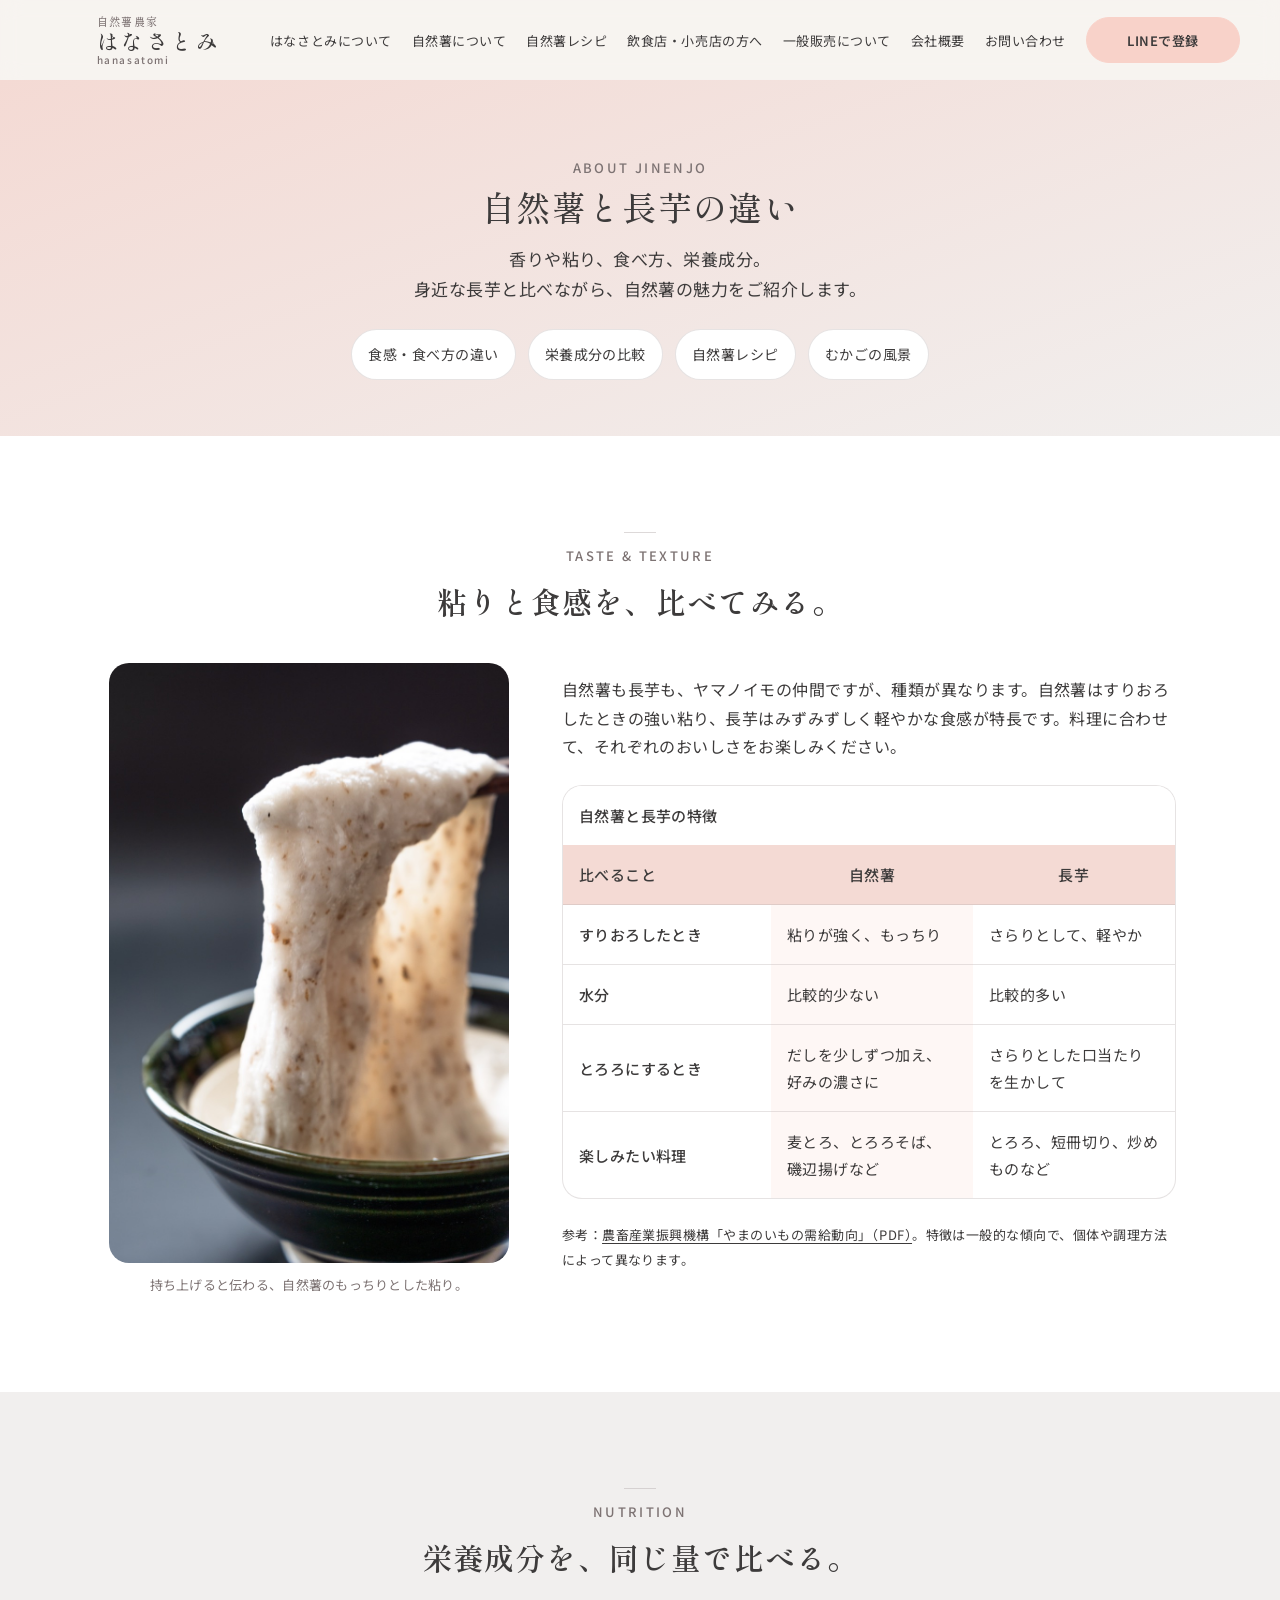
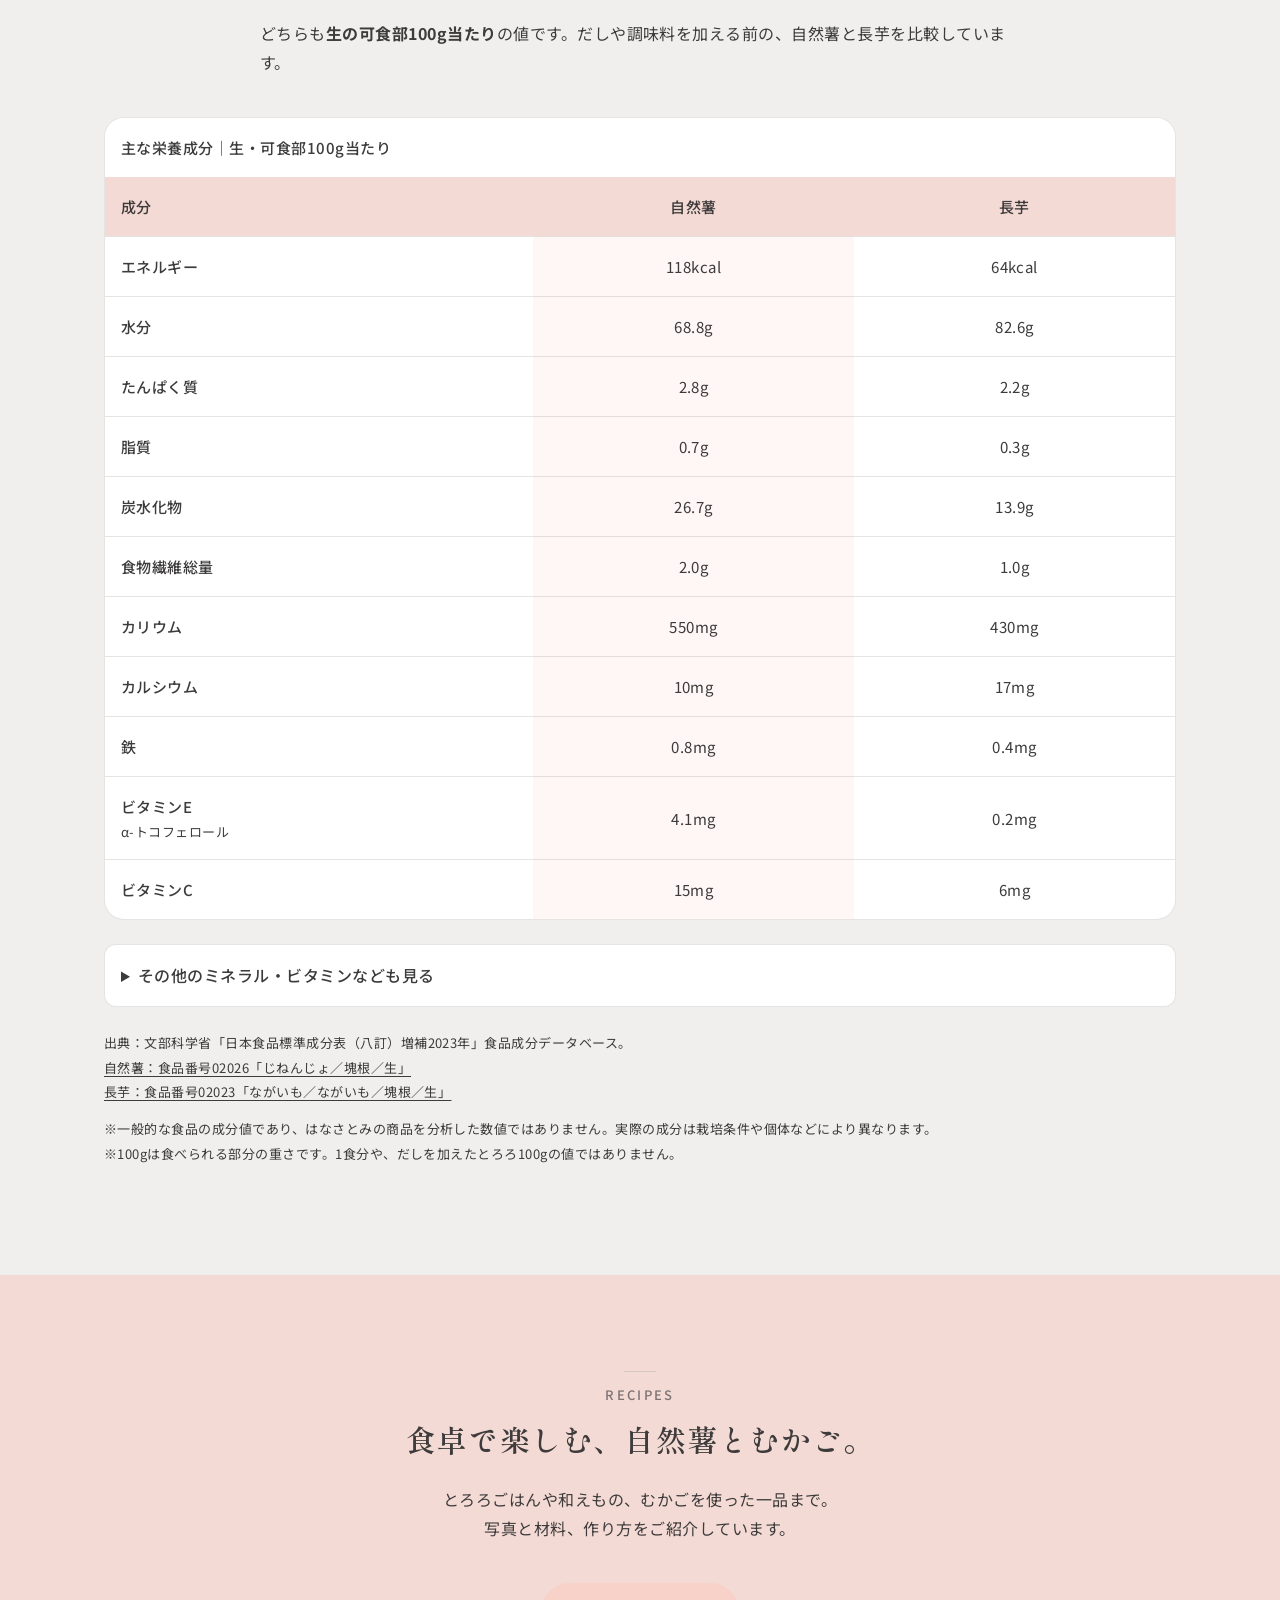
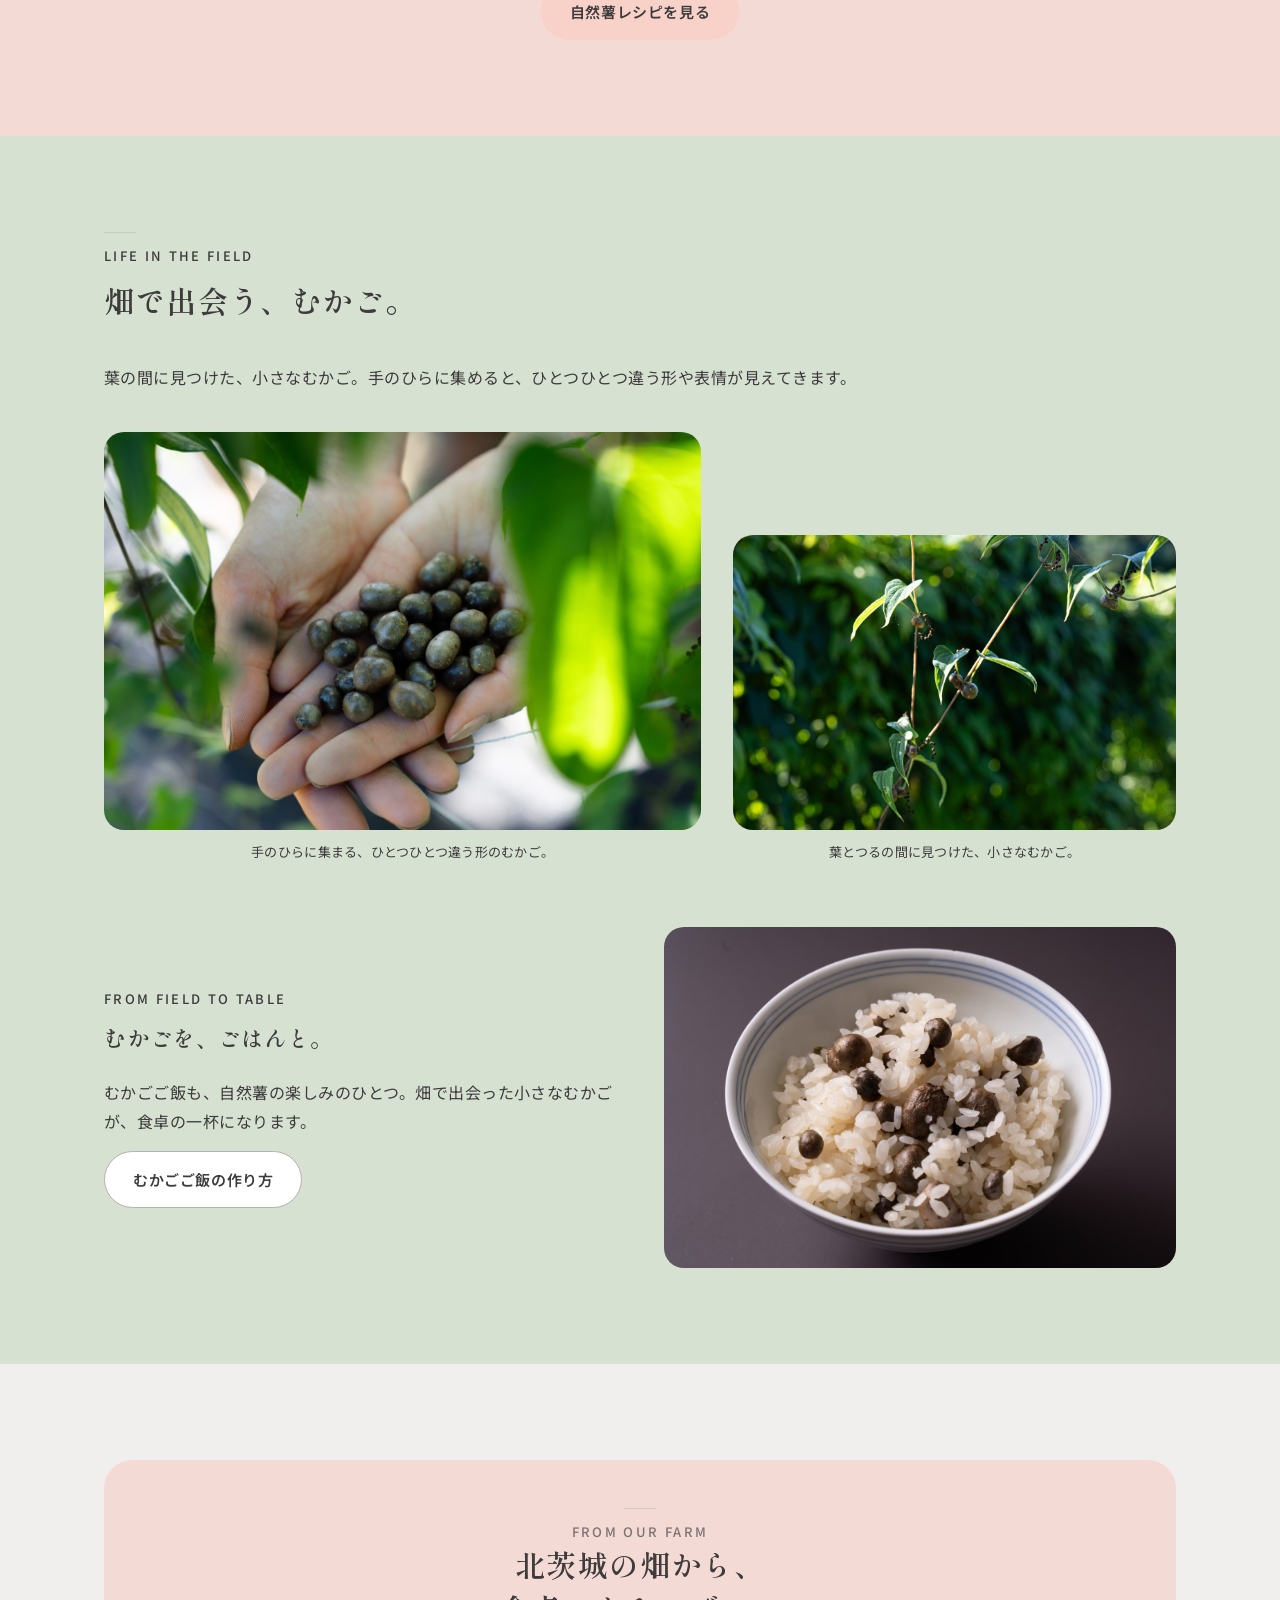
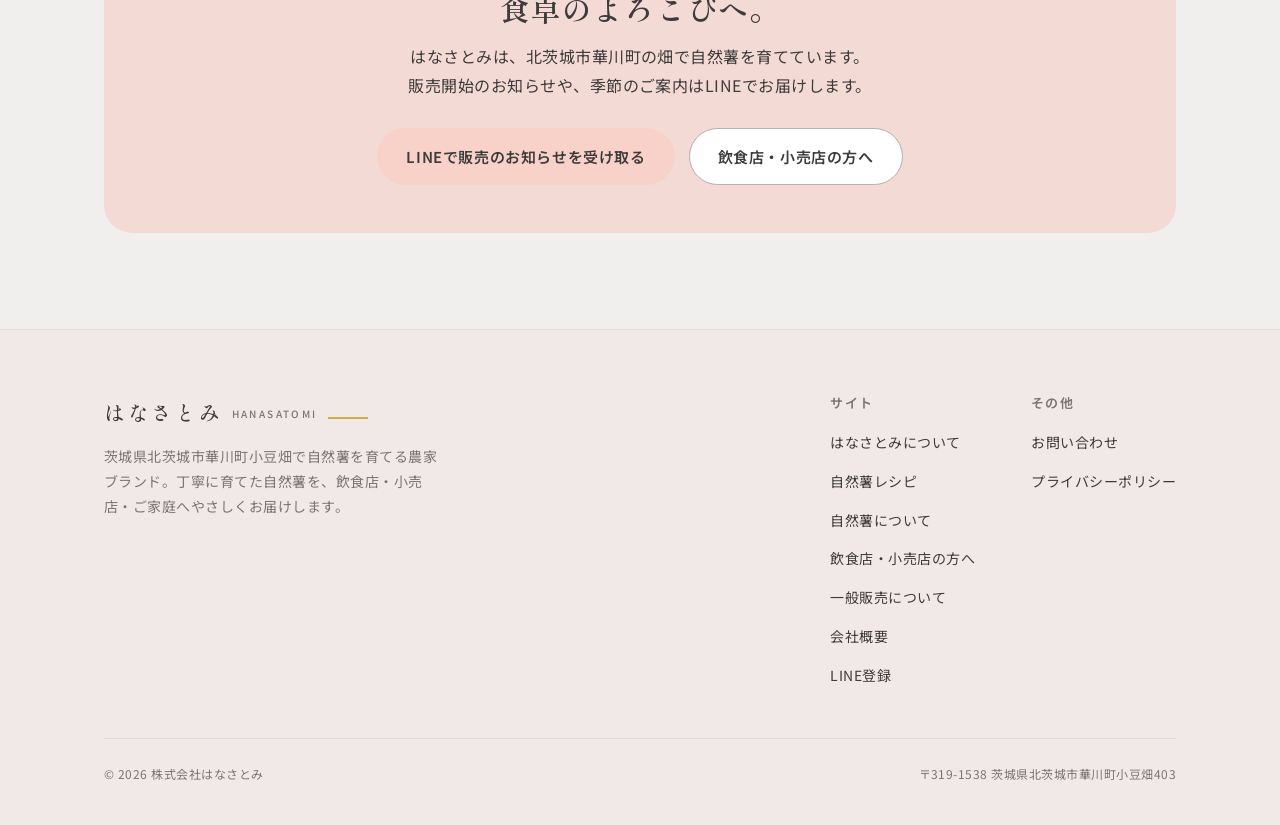
<file: jinenjo/index.html>
<!DOCTYPE html>
<html lang="ja">
<head>
<!-- Google tag (gtag.js) -->
<script async src="https://www.googletagmanager.com/gtag/js?id=G-KFHSJD122E"></script>
<script>
  window.dataLayer = window.dataLayer || [];
  function gtag(){dataLayer.push(arguments);}
  gtag('js', new Date());

  gtag('config', 'G-KFHSJD122E');
</script>
<meta charset="UTF-8">
<meta name="viewport" content="width=device-width, initial-scale=1.0">
<title>自然薯と長芋の違い｜食感・栄養成分・食べ方｜はなさとみ</title>
<meta name="description" content="自然薯と長芋の粘り・食感・食べ方の違いを比較。文部科学省の食品成分表をもとに、生・可食部100g当たりの栄養成分もわかりやすくご紹介します。">
<link rel="canonical" href="https://hanasatomi.com/jinenjo/">
<meta property="og:type" content="website">
<meta property="og:site_name" content="自然薯農家 はなさとみ">
<meta property="og:title" content="自然薯と長芋の違い｜食感・栄養成分・食べ方｜はなさとみ">
<meta property="og:description" content="自然薯と長芋の粘り・食感・食べ方の違いを比較。文部科学省の食品成分表をもとに、生・可食部100g当たりの栄養成分もわかりやすくご紹介します。">
<meta property="og:url" content="https://hanasatomi.com/jinenjo/">
<meta property="og:image" content="https://hanasatomi.com/assets/images/ogp.png">
<meta property="og:locale" content="ja_JP">
<meta name="twitter:card" content="summary_large_image">
<meta name="twitter:title" content="自然薯と長芋の違い｜食感・栄養成分・食べ方｜はなさとみ">
<meta name="twitter:description" content="自然薯と長芋の粘り・食感・食べ方の違いを比較。文部科学省の食品成分表をもとに、生・可食部100g当たりの栄養成分もわかりやすくご紹介します。">
<meta name="twitter:image" content="https://hanasatomi.com/assets/images/ogp.png">
<link rel="icon" href="/favicon.ico" sizes="any">
<link rel="icon" type="image/svg+xml" href="/favicon.svg">
<link rel="apple-touch-icon" href="/apple-touch-icon.png">
<link rel="preconnect" href="https://fonts.googleapis.com">
<link rel="preconnect" href="https://fonts.gstatic.com" crossorigin>
<link href="https://fonts.googleapis.com/css2?family=Shippori+Mincho:wght@500;600&family=Noto+Sans+JP:wght@400;500;600&family=Noto+Serif+JP:wght@400;500&display=swap" rel="stylesheet">
<script>document.documentElement.classList.add('js');</script>
<link rel="stylesheet" href="/assets/css/styles.css?v=20261126-recipe-nav">
<script type="application/ld+json">
{
  "@context": "https://schema.org",
  "@type": "Organization",
  "name": "株式会社はなさとみ",
  "url": "https://hanasatomi.com/",
  "email": "info@hanasatomi.com",
  "address": {
    "@type": "PostalAddress",
    "postalCode": "319-1538",
    "addressRegion": "茨城県",
    "addressLocality": "北茨城市",
    "streetAddress": "華川町小豆畑403",
    "addressCountry": "JP"
  },
  "founder": {
    "@type": "Person",
    "name": "田口 実佳"
  },
  "description": "茨城県北茨城市で自然薯の栽培・販売、農産物の企画・販売を行う株式会社はなさとみです。"
}
</script>
<link rel="stylesheet" href="/assets/css/jinenjo.css?v=20261126-recipes-1">
</head>
<body class="yam-page">
<a class="yam-skip" href="#main">本文へ進む</a>
<header class="site-header">
  <div class="container">
    <a href="/" class="brand"><span class="brand__tagline">自然薯農家</span><span class="brand__name">はなさとみ</span><span class="brand__roman">hanasatomi</span></a>
    <nav class="nav" id="site-nav">
      <a href="/about/">はなさとみについて</a>
      <a href="/jinenjo/" aria-current="page">自然薯について</a>
      <a href="/recipes/">自然薯レシピ</a>
      <a href="/wholesale/">飲食店・小売店の方へ</a>
      <a href="/coming-soon/">一般販売について</a>
      <a href="/#company">会社概要</a>
      <a href="/contact/">お問い合わせ</a>
      <a href="/line/" class="btn btn--primary">LINEで登録</a>
    </nav>
    <button class="nav-toggle" aria-label="メニューを開く" aria-expanded="false" aria-controls="site-nav">
      <span></span><span></span><span></span>
    </button>
  </div>
</header>
<main id="main">
<section class="page-hero">
  <div class="container">
    <span class="eyebrow">ABOUT JINENJO</span>
    <h1>自然薯と長芋の違い</h1>
    <p class="lead">香りや粘り、食べ方、栄養成分。<br>身近な長芋と比べながら、自然薯の魅力をご紹介します。</p>
    <nav class="yam-jumps" aria-label="このページの目次"><a href="#difference">食感・食べ方の違い</a><a href="#nutrition">栄養成分の比較</a><a href="/recipes/">自然薯レシピ</a><a href="#mukago">むかごの風景</a></nav>
  </div>
</section>
<section class="section section--surface" id="difference" aria-labelledby="difference-heading">
  <div class="container yam-content">
    <div class="section-head"><span class="eyebrow">TASTE &amp; TEXTURE</span><h2 id="difference-heading">粘りと食感を、比べてみる。</h2></div>
    <div class="yam-texture">
      <figure class="yam-texture-photo">
        <img src="/assets/images/jinenjo-stretch-20261126.jpg" alt="すり鉢から持ち上げると、厚みを保ったまま伸びる自然薯のとろろ" width="853" height="1280" loading="lazy" decoding="async">
        <figcaption class="photo-caption">持ち上げると伝わる、自然薯のもっちりとした粘り。</figcaption>
      </figure>
      <div class="yam-texture-copy">
    <p class="yam-lead">自然薯も長芋も、ヤマノイモの仲間ですが、種類が異なります。自然薯はすりおろしたときの強い粘り、長芋はみずみずしく軽やかな食感が特長です。料理に合わせて、それぞれのおいしさをお楽しみください。</p>

    <div class="yam-table-frame"><table class="yam-table yam-table--taste">
      <caption>自然薯と長芋の特徴</caption>
      <thead><tr><th scope="col">比べること</th><th scope="col">自然薯</th><th scope="col">長芋</th></tr></thead>
      <tbody>
        <tr><th scope="row">すりおろしたとき</th><td>粘りが強く、もっちり</td><td>さらりとして、軽やか</td></tr>
        <tr><th scope="row">水分</th><td>比較的少ない</td><td>比較的多い</td></tr>
        <tr><th scope="row">とろろにするとき</th><td>だしを少しずつ加え、好みの濃さに</td><td>さらりとした口当たりを生かして</td></tr>
        <tr><th scope="row">楽しみたい料理</th><td>麦とろ、とろろそば、磯辺揚げなど</td><td>とろろ、短冊切り、炒めものなど</td></tr>
      </tbody>
    </table></div>
    <div class="yam-notes"><p>参考：<a href="https://www.alic.go.jp/content/001260620.pdf" target="_blank" rel="noopener">農畜産業振興機構「やまのいもの需給動向」（PDF）</a>。特徴は一般的な傾向で、個体や調理方法によって異なります。</p></div>
      </div>
    </div>
  </div>
</section>
<section class="section" id="nutrition" aria-labelledby="nutrition-heading">
  <div class="container yam-content">
    <div class="section-head"><span class="eyebrow">NUTRITION</span><h2 id="nutrition-heading">栄養成分を、同じ量で比べる。</h2></div>
    <p class="yam-lead">どちらも<strong>生の可食部100g当たり</strong>の値です。だしや調味料を加える前の、自然薯と長芋を比較しています。</p>
    <div class="yam-table-frame"><table class="yam-table"><caption>主な栄養成分｜生・可食部100g当たり</caption><thead><tr><th scope="col">成分</th><th scope="col">自然薯</th><th scope="col">長芋</th></tr></thead><tbody>
<tr><th scope="row">エネルギー</th><td>118kcal</td><td>64kcal</td></tr>
<tr><th scope="row">水分</th><td>68.8g</td><td>82.6g</td></tr>
<tr><th scope="row">たんぱく質</th><td>2.8g</td><td>2.2g</td></tr>
<tr><th scope="row">脂質</th><td>0.7g</td><td>0.3g</td></tr>
<tr><th scope="row">炭水化物</th><td>26.7g</td><td>13.9g</td></tr>
<tr><th scope="row">食物繊維総量</th><td>2.0g</td><td>1.0g</td></tr>
<tr><th scope="row">カリウム</th><td>550mg</td><td>430mg</td></tr>
<tr><th scope="row">カルシウム</th><td>10mg</td><td>17mg</td></tr>
<tr><th scope="row">鉄</th><td>0.8mg</td><td>0.4mg</td></tr>
<tr><th scope="row">ビタミンE<small>α-トコフェロール</small></th><td>4.1mg</td><td>0.2mg</td></tr>
<tr><th scope="row">ビタミンC</th><td>15mg</td><td>6mg</td></tr>
</tbody></table></div>
    <details class="yam-more"><summary>その他のミネラル・ビタミンなども見る</summary>
    <div class="yam-table-frame"><table class="yam-table"><caption>その他の栄養成分｜生・可食部100g当たり</caption><thead><tr><th scope="col">成分</th><th scope="col">自然薯</th><th scope="col">長芋</th></tr></thead><tbody>
<tr><th scope="row">マグネシウム</th><td>21mg</td><td>17mg</td></tr>
<tr><th scope="row">リン</th><td>31mg</td><td>27mg</td></tr>
<tr><th scope="row">亜鉛</th><td>0.7mg</td><td>0.3mg</td></tr>
<tr><th scope="row">銅</th><td>0.21mg</td><td>0.10mg</td></tr>
<tr><th scope="row">マンガン</th><td>0.12mg</td><td>0.03mg</td></tr>
<tr><th scope="row">ビタミンB1</th><td>0.11mg</td><td>0.10mg</td></tr>
<tr><th scope="row">ビタミンB2</th><td>0.04mg</td><td>0.02mg</td></tr>
<tr><th scope="row">ビタミンB6</th><td>0.18mg</td><td>0.09mg</td></tr>
<tr><th scope="row">ナイアシン</th><td>0.6mg</td><td>0.4mg</td></tr>
<tr><th scope="row">葉酸</th><td>29μg</td><td>8μg</td></tr>
<tr><th scope="row">パントテン酸</th><td>0.67mg</td><td>0.61mg</td></tr>
<tr><th scope="row">ビオチン</th><td>2.4μg</td><td>2.2μg</td></tr>
<tr><th scope="row">ナトリウム</th><td>6mg</td><td>3mg</td></tr>
<tr><th scope="row">食塩相当量</th><td>0g</td><td>0g</td></tr>
</tbody></table></div>
    </details>
    <div class="yam-notes" id="nutrition-source">
      <p>出典：文部科学省「日本食品標準成分表（八訂）増補2023年」食品成分データベース。<br><a href="https://fooddb.mext.go.jp/details/details.pl?ITEM_NO=2_02026_8" target="_blank" rel="noopener">自然薯：食品番号02026「じねんじょ／塊根／生」</a><br><a href="https://fooddb.mext.go.jp/details/details.pl?ITEM_NO=2_02023_8" target="_blank" rel="noopener">長芋：食品番号02023「ながいも／ながいも／塊根／生」</a></p>
      <p>※一般的な食品の成分値であり、はなさとみの商品を分析した数値ではありません。実際の成分は栽培条件や個体などにより異なります。<br>※100gは食べられる部分の重さです。1食分や、だしを加えたとろろ100gの値ではありません。</p>
    </div>
  </div>
</section>
<section class="section section--soft" id="how-to-eat" aria-labelledby="eat-heading">
  <div class="container container--narrow">
    <span id="ume-shiso" aria-hidden="true"></span>
    <div class="section-head"><span class="eyebrow">RECIPES</span><h2 id="eat-heading">食卓で楽しむ、自然薯とむかご。</h2><p>とろろごはんや和えもの、むかごを使った一品まで。<br>写真と材料、作り方をご紹介しています。</p></div>
    <div class="center"><a href="/recipes/" class="btn btn--primary">自然薯レシピを見る</a></div>
  </div>
</section>
<!-- 畑のむかご：手のひらの写真を主役に、つるの風景を添える -->
<section class="section section--green" id="mukago" aria-labelledby="mukago-heading">
  <div class="container">
    <div class="section-head yam-mukago-head">
      <span class="eyebrow">LIFE IN THE FIELD</span>
      <h2 id="mukago-heading">畑で出会う、むかご。</h2>
    </div>
    <p class="yam-mukago-copy">葉の間に見つけた、小さなむかご。手のひらに集めると、ひとつひとつ違う形や表情が見えてきます。</p>
    <div class="yam-mukago-gallery">
      <figure>
        <img src="/assets/images/mukago-hands-20261126.jpg" alt="緑の葉の間で、両手のひらに集めたむかご" width="1280" height="853" loading="lazy" decoding="async">
        <figcaption class="photo-caption">手のひらに集まる、ひとつひとつ違う形のむかご。</figcaption>
      </figure>
      <figure>
        <img src="/assets/images/mukago-vine-20261126.jpg" alt="光を受ける葉とつるの間についたむかご" width="1280" height="853" loading="lazy" decoding="async">
        <figcaption class="photo-caption">葉とつるの間に見つけた、小さなむかご。</figcaption>
      </figure>
    </div>
    <div class="yam-mukago-meal">
      <div>
        <span class="eyebrow">FROM FIELD TO TABLE</span>
        <h3>むかごを、ごはんと。</h3>
        <p>むかごご飯も、自然薯の楽しみのひとつ。畑で出会った小さなむかごが、食卓の一杯になります。</p>
        <a href="/recipes/mukago-rice/" class="btn btn--secondary">むかごご飯の作り方</a>
      </div>
      <figure class="yam-dish-photo">
        <img src="/assets/images/mukago-rice-20261126.jpg" alt="むかごを炊き込んだごはんを茶碗に盛ったむかごご飯" width="1280" height="853" loading="lazy" decoding="async">
      </figure>
    </div>
  </div>
</section>
<section class="section">
  <div class="container"><div class="cta-block">
    <span class="eyebrow">FROM OUR FARM</span>
    <h2>北茨城の畑から、<br>食卓のよろこびへ。</h2>
    <p>はなさとみは、北茨城市華川町の畑で自然薯を育てています。<br>販売開始のお知らせや、季節のご案内はLINEでお届けします。</p>
    <div class="hero-actions"><a href="/line/" class="btn btn--primary">LINEで販売のお知らせを受け取る</a><a href="/wholesale/" class="btn btn--secondary">飲食店・小売店の方へ</a></div>
  </div></div>
</section>
</main>
<!-- Footer -->
<footer class="site-footer">
  <div class="container">
    <div class="footer-grid">
      <div class="footer-about">
        <div class="brand">はなさとみ<small>HANASATOMI</small></div>
        <p>茨城県北茨城市華川町小豆畑で自然薯を育てる農家ブランド。丁寧に育てた自然薯を、飲食店・小売店・ご家庭へやさしくお届けします。</p>
      </div>
      <div class="footer-nav">
        <div>
          <h4>サイト</h4>
          <ul>
            <li><a href="/about/">はなさとみについて</a></li>
            <li><a href="/recipes/">自然薯レシピ</a></li>
            <li><a href="/jinenjo/">自然薯について</a></li>
            <li><a href="/wholesale/">飲食店・小売店の方へ</a></li>
            <li><a href="/coming-soon/">一般販売について</a></li>
            <li><a href="/#company">会社概要</a></li>
            <li><a href="/line/">LINE登録</a></li>
          </ul>
        </div>
        <div>
          <h4>その他</h4>
          <ul>
            <li><a href="/contact/">お問い合わせ</a></li>
            <li><a href="/privacy/">プライバシーポリシー</a></li>
          </ul>
        </div>
      </div>
    </div>
    <div class="footer-bottom">
      <span>© 2026 株式会社はなさとみ</span>
      <span>〒319-1538 茨城県北茨城市華川町小豆畑403</span>
    </div>
  </div>
</footer>

<!-- Mobile fixed CTA -->
<div class="mobile-cta">
  <a href="/line/" class="btn btn--primary">LINEで最新情報を受け取る</a>
</div>

<script src="/assets/js/main.js?v=20260710-polish2"></script>
</body>
</html>
</file>
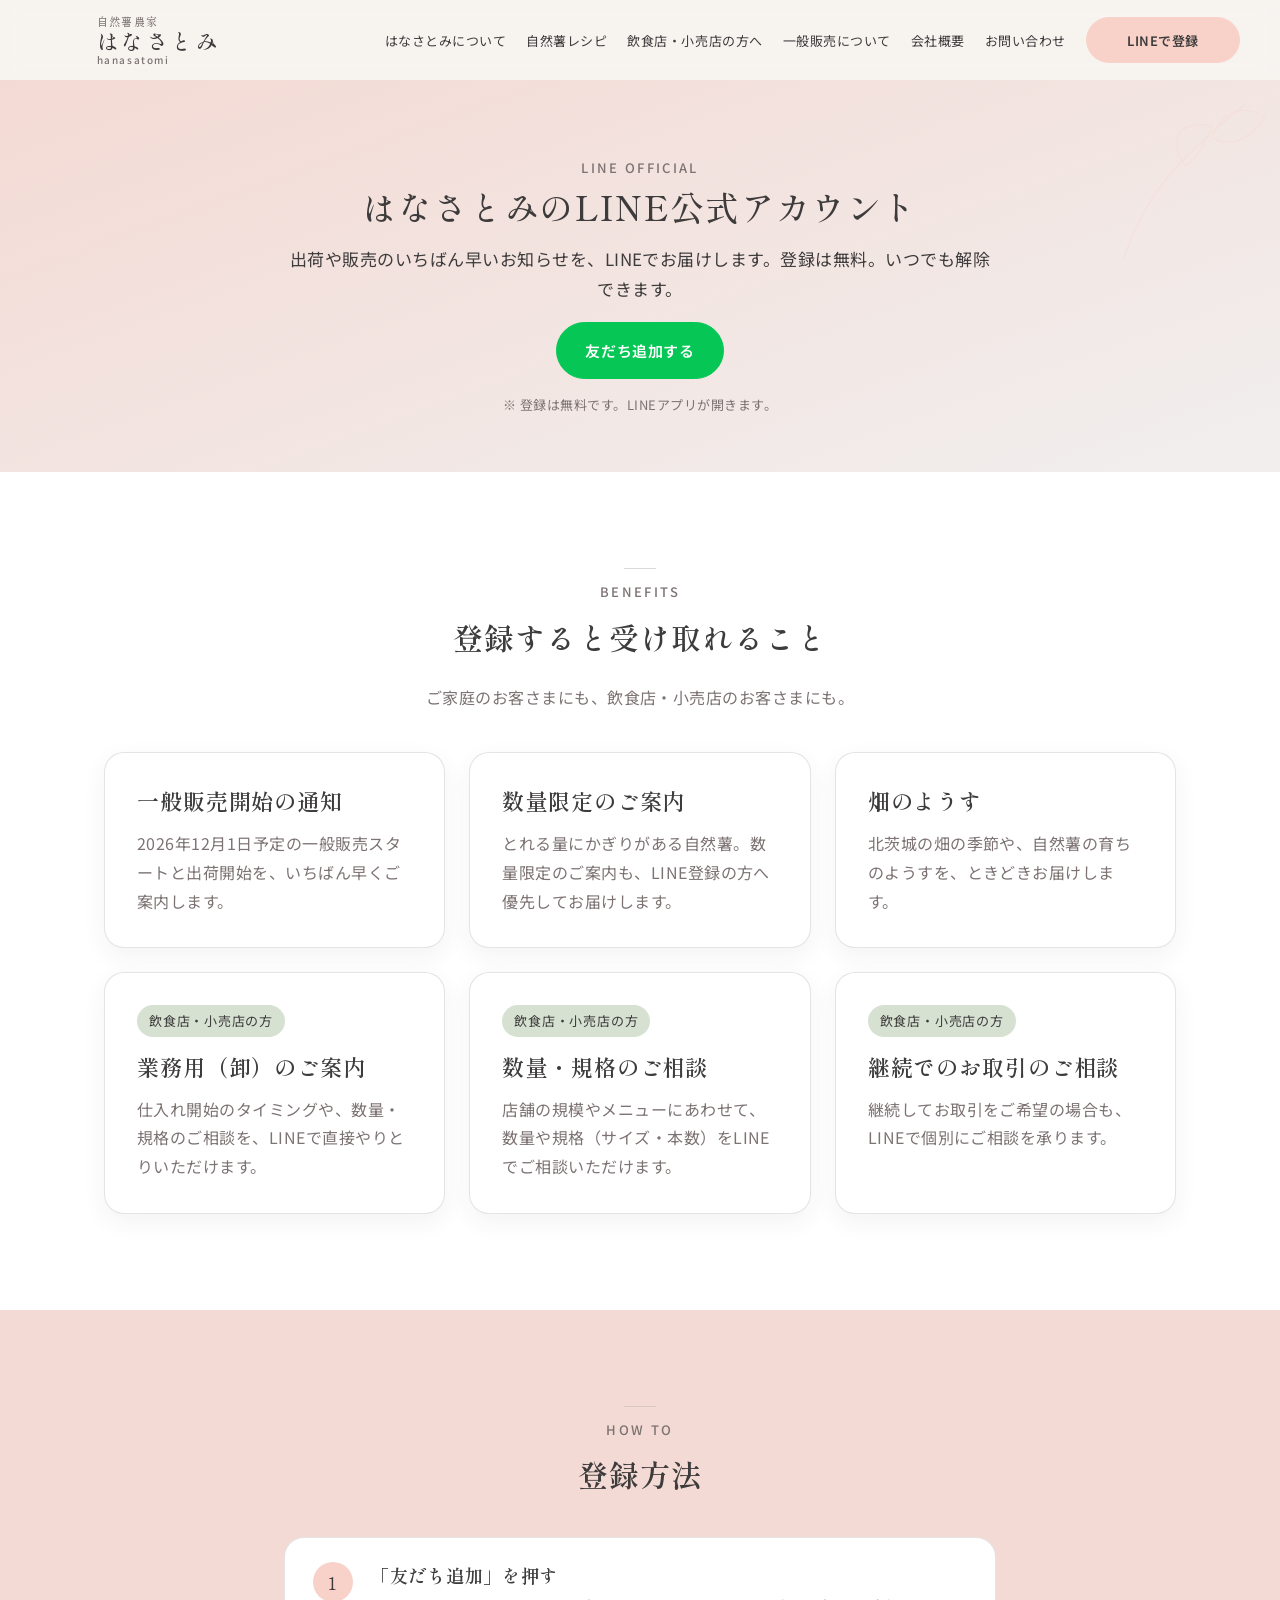
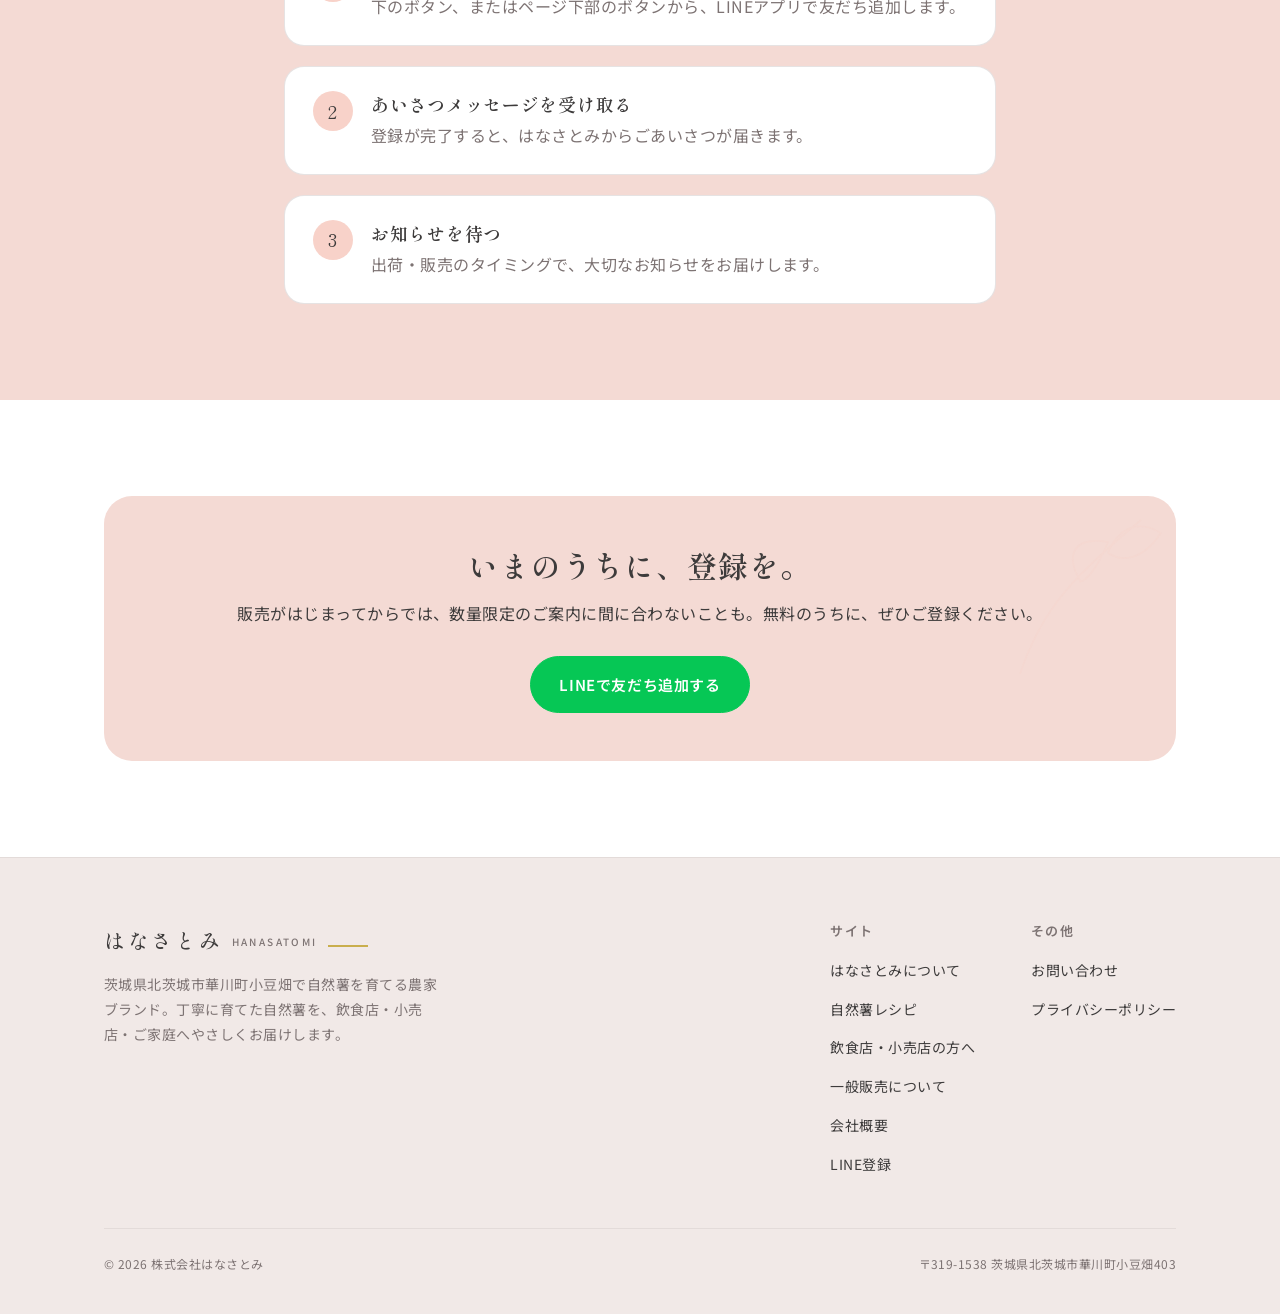
<file: line/index.html>
<!DOCTYPE html>
<html lang="ja">
<head>
<!-- Google tag (gtag.js) -->
<script async src="https://www.googletagmanager.com/gtag/js?id=G-KFHSJD122E"></script>
<script>
  window.dataLayer = window.dataLayer || [];
  function gtag(){dataLayer.push(arguments);}
  gtag('js', new Date());

  gtag('config', 'G-KFHSJD122E');
</script>
<meta charset="UTF-8">
<meta name="viewport" content="width=device-width, initial-scale=1.0">
<title>LINE公式アカウント登録｜自然薯農家 はなさとみ</title>
<meta name="description" content="自然薯農家「はなさとみ」のLINE公式アカウント。出荷開始・一般販売のスタート・数量限定のご案内を、いちばん早くお届けします。登録は無料です。">
<link rel="canonical" href="https://hanasatomi.com/line/">
<meta property="og:type" content="website">
<meta property="og:site_name" content="自然薯農家 はなさとみ">
<meta property="og:title" content="LINE公式アカウント登録｜自然薯農家 はなさとみ">
<meta property="og:description" content="出荷開始・一般販売のスタート・数量限定のご案内を、いちばん早くお届け。飲食店・小売店向けの仕入れのご相談もLINEから。登録は無料です。">
<meta property="og:url" content="https://hanasatomi.com/line/">
<meta property="og:image" content="https://hanasatomi.com/assets/images/ogp.png">
<meta property="og:locale" content="ja_JP">
<meta name="twitter:card" content="summary_large_image">
<meta name="twitter:title" content="LINE公式アカウント登録｜自然薯農家 はなさとみ">
<meta name="twitter:description" content="出荷開始・一般販売のスタート・数量限定のご案内を、いちばん早くお届け。飲食店・小売店向けの仕入れのご相談もLINEから。登録は無料です。">
<meta name="twitter:image" content="https://hanasatomi.com/assets/images/ogp.png">
<link rel="icon" href="/favicon.ico" sizes="any">
<link rel="icon" type="image/svg+xml" href="/favicon.svg">
<link rel="apple-touch-icon" href="/apple-touch-icon.png">
<link rel="preconnect" href="https://fonts.googleapis.com">
<link rel="preconnect" href="https://fonts.gstatic.com" crossorigin>
<link href="https://fonts.googleapis.com/css2?family=Shippori+Mincho:wght@500;600&family=Noto+Sans+JP:wght@400;500;600&family=Noto+Serif+JP:wght@400;500&display=swap" rel="stylesheet">
<link rel="stylesheet" href="/assets/css/styles.css?v=20261126-recipe-nav">
<script type="application/ld+json">
{
  "@context": "https://schema.org",
  "@type": "Organization",
  "name": "株式会社はなさとみ",
  "url": "https://hanasatomi.com/",
  "email": "info@hanasatomi.com",
  "address": {
    "@type": "PostalAddress",
    "postalCode": "319-1538",
    "addressRegion": "茨城県",
    "addressLocality": "北茨城市",
    "streetAddress": "華川町小豆畑403",
    "addressCountry": "JP"
  },
  "founder": {
    "@type": "Person",
    "name": "田口 実佳"
  },
  "description": "茨城県北茨城市で自然薯の栽培・販売、農産物の企画・販売を行う株式会社はなさとみです。"
}
</script>
</head>
<body>

<header class="site-header">
  <div class="container">
    <a href="/" class="brand"><span class="brand__tagline">自然薯農家</span><span class="brand__name">はなさとみ</span><span class="brand__roman">hanasatomi</span></a>
    <nav class="nav" id="site-nav">
      <a href="/about/">はなさとみについて</a>
      <a href="/recipes/">自然薯レシピ</a>
      <a href="/wholesale/">飲食店・小売店の方へ</a>
      <a href="/coming-soon/">一般販売について</a>
      <a href="/#company">会社概要</a>
      <a href="/contact/">お問い合わせ</a>
      <a href="/line/" class="btn btn--primary">LINEで登録</a>
    </nav>
    <button class="nav-toggle" aria-label="メニューを開く" aria-expanded="false" aria-controls="site-nav">
      <span></span><span></span><span></span>
    </button>
  </div>
</header>

<section class="page-hero">
  <svg class="leaf-deco leaf-deco--tr leaf-deco--pink" viewBox="0 0 200 200" fill="none" stroke="currentColor" stroke-width="1.5" aria-hidden="true">
    <path d="M40 180 C 60 120, 90 90, 150 40"/>
    <path d="M95 96 C 80 70, 90 55, 120 60 C 110 85, 100 95, 95 96 Z"/>
    <path d="M120 70 C 130 45, 150 40, 168 52 C 150 78, 132 78, 120 70 Z"/>
  </svg>
  <div class="container">
    <span class="eyebrow">LINE OFFICIAL</span>
    <h1>はなさとみの<span class="nb">LINE公式</span><span class="nb">アカウント</span></h1>
    <p class="lead">出荷や販売のいちばん早いお知らせを、LINEでお届けします。登録は無料。いつでも解除できます。</p>
    <div class="hero-actions">
      <!-- 外部LINE URLは直書きせず data-line-link で自動反映（定義は assets/js/main.js の LINE_URL 1箇所） -->
      <a href="/line/" data-line-link class="btn btn--line">友だち追加する</a>
    </div>
    <p class="caption" style="margin-top:14px;">※ 登録は無料です。LINEアプリが開きます。</p>
  </div>
</section>

<!-- Benefits -->
<section class="section section--surface">
  <div class="container">
    <div class="section-head">
      <span class="eyebrow">BENEFITS</span>
      <h2>登録すると受け取れること</h2>
      <p class="sub">ご家庭のお客さまにも、飲食店・小売店のお客さまにも。</p>
    </div>
    <div class="grid grid--3">
      <div class="card">
        <h3>一般販売開始の通知</h3>
        <p class="sub">2026年12月1日予定の一般販売スタートと出荷開始を、いちばん早くご案内します。</p>
      </div>
      <div class="card">
        <h3>数量限定のご案内</h3>
        <p class="sub">とれる量にかぎりがある自然薯。数量限定のご案内も、LINE登録の方へ優先してお届けします。</p>
      </div>
      <div class="card">
        <h3>畑のようす</h3>
        <p class="sub">北茨城の畑の季節や、自然薯の育ちのようすを、ときどきお届けします。</p>
      </div>
      <div class="card">
        <span class="badge">飲食店・小売店の方</span>
        <h3 style="margin-top:14px;">業務用（卸）のご案内</h3>
        <p class="sub">仕入れ開始のタイミングや、数量・規格のご相談を、LINEで直接やりとりいただけます。</p>
      </div>
      <div class="card">
        <span class="badge">飲食店・小売店の方</span>
        <h3 style="margin-top:14px;">数量・規格のご相談</h3>
        <p class="sub">店舗の規模やメニューにあわせて、数量や規格（サイズ・本数）をLINEでご相談いただけます。</p>
      </div>
      <div class="card">
        <span class="badge">飲食店・小売店の方</span>
        <h3 style="margin-top:14px;">継続でのお取引のご相談</h3>
        <p class="sub">継続してお取引をご希望の場合も、LINEで個別にご相談を承ります。</p>
      </div>
    </div>
  </div>
</section>

<!-- How to -->
<section class="section section--soft">
  <div class="container container--narrow">
    <div class="section-head">
      <span class="eyebrow">HOW TO</span>
      <h2>登録方法</h2>
    </div>
    <div class="steps">
      <div class="step">
        <div>
          <h3>「友だち追加」を押す</h3>
          <p class="sub">下のボタン、またはページ下部のボタンから、LINEアプリで友だち追加します。</p>
        </div>
      </div>
      <div class="step">
        <div>
          <h3>あいさつメッセージを受け取る</h3>
          <p class="sub">登録が完了すると、はなさとみからごあいさつが届きます。</p>
        </div>
      </div>
      <div class="step">
        <div>
          <h3>お知らせを待つ</h3>
          <p class="sub">出荷・販売のタイミングで、大切なお知らせをお届けします。</p>
        </div>
      </div>
    </div>
  </div>
</section>

<!-- CTA -->
<section class="section section--surface">
  <div class="container">
    <div class="cta-block">
      <svg class="leaf-deco leaf-deco--tr leaf-deco--pink" viewBox="0 0 200 200" fill="none" stroke="currentColor" stroke-width="1.5" aria-hidden="true">
        <path d="M40 180 C 60 120, 90 90, 150 40"/>
        <path d="M95 96 C 80 70, 90 55, 120 60 C 110 85, 100 95, 95 96 Z"/>
        <path d="M120 70 C 130 45, 150 40, 168 52 C 150 78, 132 78, 120 70 Z"/>
      </svg>
      <h2>いまのうちに、登録を。</h2>
      <p>販売がはじまってからでは、数量限定のご案内に間に合わないことも。無料のうちに、ぜひご登録ください。</p>
      <div class="hero-actions">
        <a href="/line/" data-line-link class="btn btn--line">LINEで友だち追加する</a>
      </div>
    </div>
  </div>
</section>

<footer class="site-footer">
  <div class="container">
    <div class="footer-grid">
      <div class="footer-about">
        <div class="brand">はなさとみ<small>HANASATOMI</small></div>
        <p>茨城県北茨城市華川町小豆畑で自然薯を育てる農家ブランド。丁寧に育てた自然薯を、飲食店・小売店・ご家庭へやさしくお届けします。</p>
      </div>
      <div class="footer-nav">
        <div>
          <h4>サイト</h4>
          <ul>
            <li><a href="/about/">はなさとみについて</a></li>
            <li><a href="/recipes/">自然薯レシピ</a></li>
            <li><a href="/wholesale/">飲食店・小売店の方へ</a></li>
            <li><a href="/coming-soon/">一般販売について</a></li>
            <li><a href="/#company">会社概要</a></li>
            <li><a href="/line/">LINE登録</a></li>
          </ul>
        </div>
        <div>
          <h4>その他</h4>
          <ul>
            <li><a href="/contact/">お問い合わせ</a></li>
            <li><a href="/privacy/">プライバシーポリシー</a></li>
          </ul>
        </div>
      </div>
    </div>
    <div class="footer-bottom">
      <span>© 2026 株式会社はなさとみ</span>
      <span>〒319-1538 茨城県北茨城市華川町小豆畑403</span>
    </div>
  </div>
</footer>

<div class="mobile-cta">
  <a href="/line/" data-line-link class="btn btn--line">友だち追加する</a>
</div>

<script src="/assets/js/main.js?v=20260710-polish2"></script>
</body>
</html>
</file>
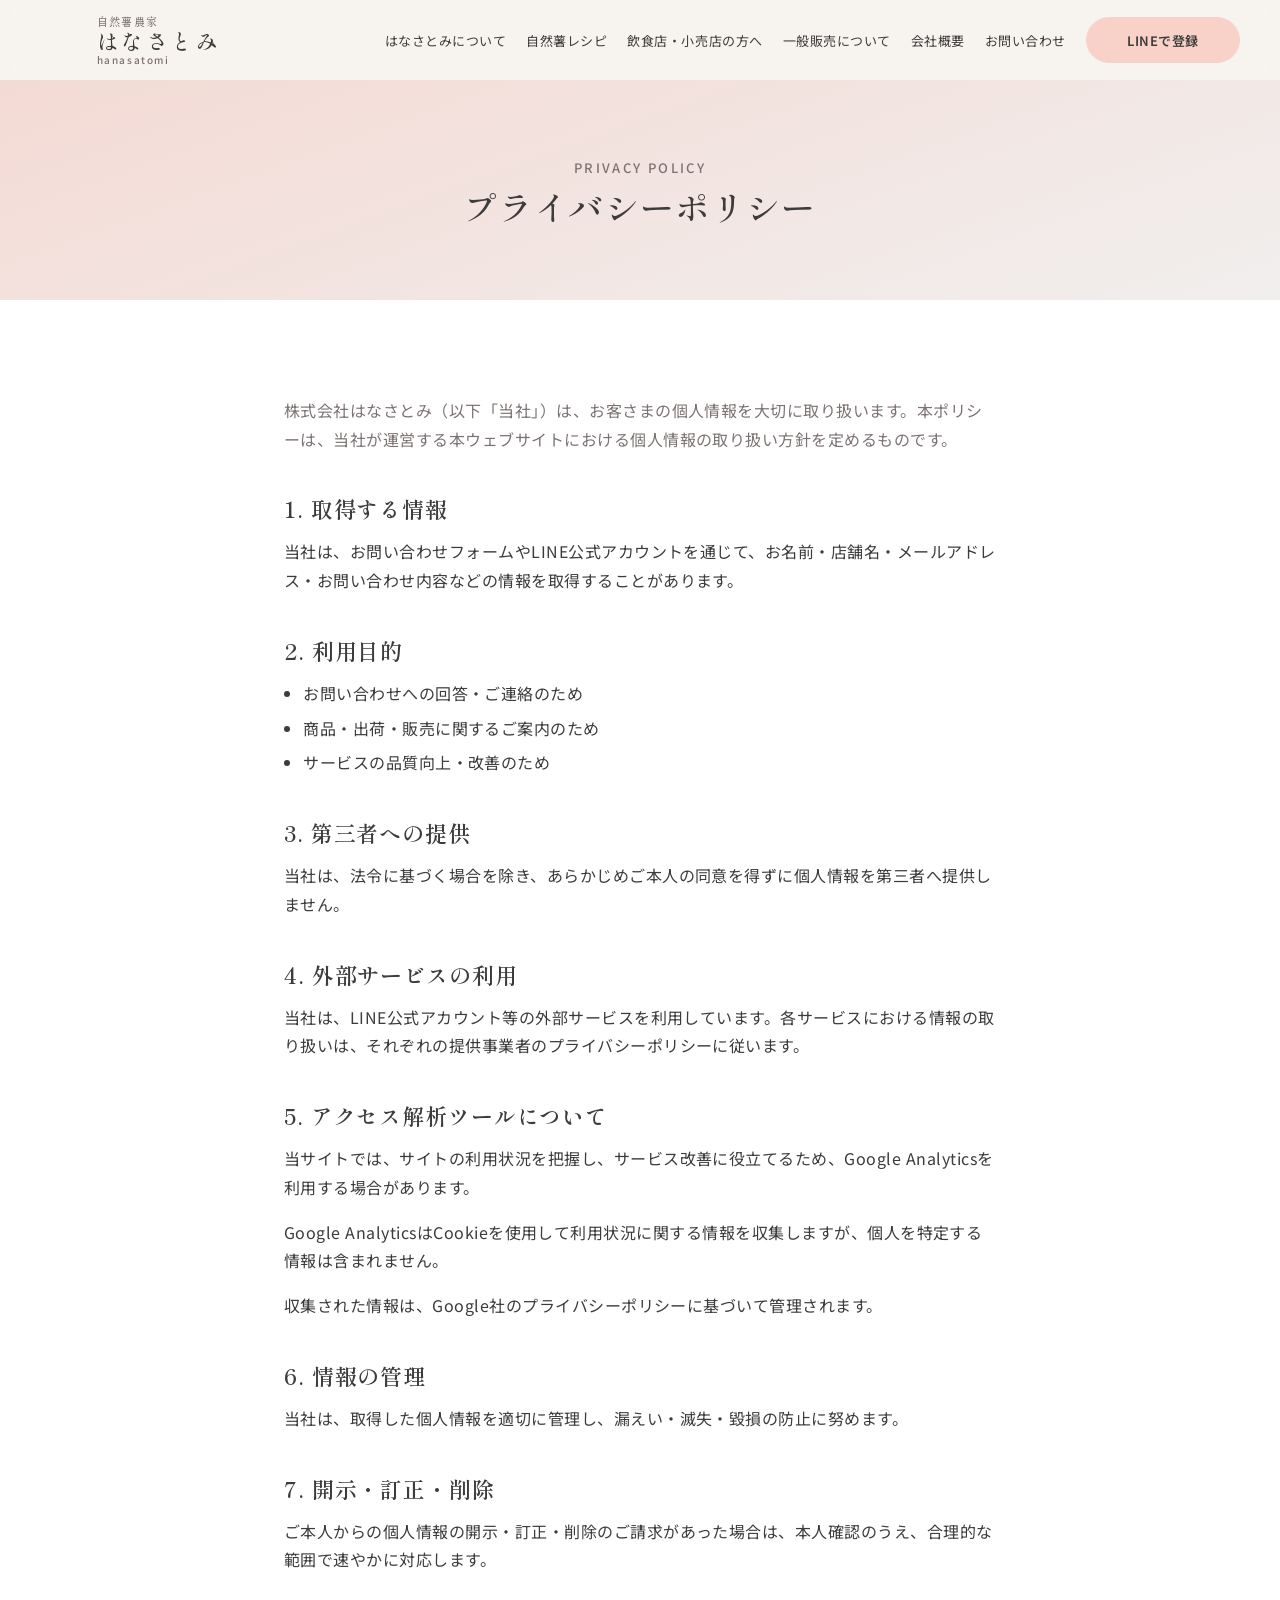
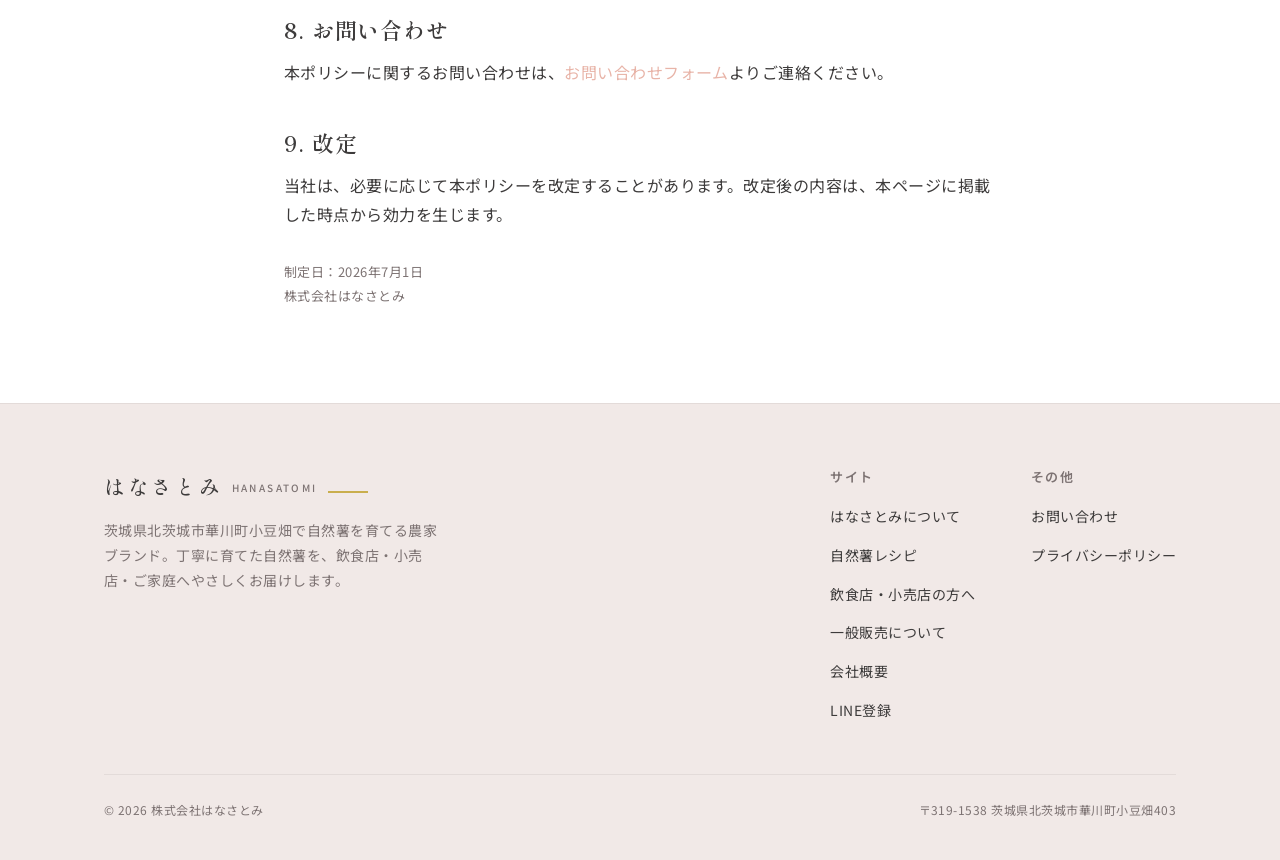
<file: privacy/index.html>
<!DOCTYPE html>
<html lang="ja">
<head>
<!-- Google tag (gtag.js) -->
<script async src="https://www.googletagmanager.com/gtag/js?id=G-KFHSJD122E"></script>
<script>
  window.dataLayer = window.dataLayer || [];
  function gtag(){dataLayer.push(arguments);}
  gtag('js', new Date());

  gtag('config', 'G-KFHSJD122E');
</script>
<meta charset="UTF-8">
<meta name="viewport" content="width=device-width, initial-scale=1.0">
<title>プライバシーポリシー｜自然薯農家 はなさとみ</title>
<meta name="description" content="株式会社はなさとみのプライバシーポリシー。個人情報の取り扱い方針についてご案内します。">
<link rel="canonical" href="https://hanasatomi.com/privacy/">
<meta property="og:type" content="website">
<meta property="og:site_name" content="自然薯農家 はなさとみ">
<meta property="og:title" content="プライバシーポリシー｜自然薯農家 はなさとみ">
<meta property="og:description" content="株式会社はなさとみのプライバシーポリシー。個人情報の取り扱い方針についてご案内します。">
<meta property="og:url" content="https://hanasatomi.com/privacy/">
<meta property="og:image" content="https://hanasatomi.com/assets/images/ogp.png">
<meta property="og:locale" content="ja_JP">
<meta name="twitter:card" content="summary_large_image">
<meta name="twitter:title" content="プライバシーポリシー｜自然薯農家 はなさとみ">
<meta name="twitter:description" content="株式会社はなさとみのプライバシーポリシー。個人情報の取り扱い方針についてご案内します。">
<meta name="twitter:image" content="https://hanasatomi.com/assets/images/ogp.png">
<link rel="icon" href="/favicon.ico" sizes="any">
<link rel="icon" type="image/svg+xml" href="/favicon.svg">
<link rel="apple-touch-icon" href="/apple-touch-icon.png">
<link rel="preconnect" href="https://fonts.googleapis.com">
<link rel="preconnect" href="https://fonts.gstatic.com" crossorigin>
<link href="https://fonts.googleapis.com/css2?family=Shippori+Mincho:wght@500;600&family=Noto+Sans+JP:wght@400;500;600&family=Noto+Serif+JP:wght@400;500&display=swap" rel="stylesheet">
<link rel="stylesheet" href="/assets/css/styles.css?v=20261126-recipe-nav">
<script type="application/ld+json">
{
  "@context": "https://schema.org",
  "@type": "Organization",
  "name": "株式会社はなさとみ",
  "url": "https://hanasatomi.com/",
  "email": "info@hanasatomi.com",
  "address": {
    "@type": "PostalAddress",
    "postalCode": "319-1538",
    "addressRegion": "茨城県",
    "addressLocality": "北茨城市",
    "streetAddress": "華川町小豆畑403",
    "addressCountry": "JP"
  },
  "founder": {
    "@type": "Person",
    "name": "田口 実佳"
  },
  "description": "茨城県北茨城市で自然薯の栽培・販売、農産物の企画・販売を行う株式会社はなさとみです。"
}
</script>
</head>
<body>

<header class="site-header">
  <div class="container">
    <a href="/" class="brand"><span class="brand__tagline">自然薯農家</span><span class="brand__name">はなさとみ</span><span class="brand__roman">hanasatomi</span></a>
    <nav class="nav" id="site-nav">
      <a href="/about/">はなさとみについて</a>
      <a href="/recipes/">自然薯レシピ</a>
      <a href="/wholesale/">飲食店・小売店の方へ</a>
      <a href="/coming-soon/">一般販売について</a>
      <a href="/#company">会社概要</a>
      <a href="/contact/">お問い合わせ</a>
      <a href="/line/" class="btn btn--primary">LINEで登録</a>
    </nav>
    <button class="nav-toggle" aria-label="メニューを開く" aria-expanded="false" aria-controls="site-nav">
      <span></span><span></span><span></span>
    </button>
  </div>
</header>

<section class="page-hero">
  <div class="container">
    <span class="eyebrow">PRIVACY POLICY</span>
    <h1>プライバシーポリシー</h1>
  </div>
</section>

<section class="section section--surface">
  <div class="container container--narrow">
    <div class="prose">
      <p class="sub">株式会社はなさとみ（以下「当社」）は、お客さまの個人情報を大切に取り扱います。本ポリシーは、当社が運営する本ウェブサイトにおける個人情報の取り扱い方針を定めるものです。</p>

      <h2>1. 取得する情報</h2>
      <p>当社は、お問い合わせフォームやLINE公式アカウントを通じて、お名前・店舗名・メールアドレス・お問い合わせ内容などの情報を取得することがあります。</p>

      <h2>2. 利用目的</h2>
      <ul>
        <li>お問い合わせへの回答・ご連絡のため</li>
        <li>商品・出荷・販売に関するご案内のため</li>
        <li>サービスの品質向上・改善のため</li>
      </ul>

      <h2>3. 第三者への提供</h2>
      <p>当社は、法令に基づく場合を除き、あらかじめご本人の同意を得ずに個人情報を第三者へ提供しません。</p>

      <h2>4. 外部サービスの利用</h2>
      <p>当社は、LINE公式アカウント等の外部サービスを利用しています。各サービスにおける情報の取り扱いは、それぞれの提供事業者のプライバシーポリシーに従います。</p>

      <h2>5. アクセス解析ツールについて</h2>
      <p>当サイトでは、サイトの利用状況を把握し、サービス改善に役立てるため、Google Analyticsを利用する場合があります。</p>
      <p>Google AnalyticsはCookieを使用して利用状況に関する情報を収集しますが、個人を特定する情報は含まれません。</p>
      <p>収集された情報は、Google社のプライバシーポリシーに基づいて管理されます。</p>

      <h2>6. 情報の管理</h2>
      <p>当社は、取得した個人情報を適切に管理し、漏えい・滅失・毀損の防止に努めます。</p>

      <h2>7. 開示・訂正・削除</h2>
      <p>ご本人からの個人情報の開示・訂正・削除のご請求があった場合は、本人確認のうえ、合理的な範囲で速やかに対応します。</p>

      <h2>8. お問い合わせ</h2>
      <p>本ポリシーに関するお問い合わせは、<a href="/contact/" style="color:var(--primary-deep);">お問い合わせフォーム</a>よりご連絡ください。</p>

      <h2>9. 改定</h2>
      <p>当社は、必要に応じて本ポリシーを改定することがあります。改定後の内容は、本ページに掲載した時点から効力を生じます。</p>

      <p class="caption" style="margin-top:32px;">制定日：2026年7月1日<br>株式会社はなさとみ</p>
    </div>
  </div>
</section>

<footer class="site-footer">
  <div class="container">
    <div class="footer-grid">
      <div class="footer-about">
        <div class="brand">はなさとみ<small>HANASATOMI</small></div>
        <p>茨城県北茨城市華川町小豆畑で自然薯を育てる農家ブランド。丁寧に育てた自然薯を、飲食店・小売店・ご家庭へやさしくお届けします。</p>
      </div>
      <div class="footer-nav">
        <div>
          <h4>サイト</h4>
          <ul>
            <li><a href="/about/">はなさとみについて</a></li>
            <li><a href="/recipes/">自然薯レシピ</a></li>
            <li><a href="/wholesale/">飲食店・小売店の方へ</a></li>
            <li><a href="/coming-soon/">一般販売について</a></li>
            <li><a href="/#company">会社概要</a></li>
            <li><a href="/line/">LINE登録</a></li>
          </ul>
        </div>
        <div>
          <h4>その他</h4>
          <ul>
            <li><a href="/contact/">お問い合わせ</a></li>
            <li><a href="/privacy/">プライバシーポリシー</a></li>
          </ul>
        </div>
      </div>
    </div>
    <div class="footer-bottom">
      <span>© 2026 株式会社はなさとみ</span>
      <span>〒319-1538 茨城県北茨城市華川町小豆畑403</span>
    </div>
  </div>
</footer>

<div class="mobile-cta">
  <a href="/line/" class="btn btn--primary">LINEで最新情報を受け取る</a>
</div>

<script src="/assets/js/main.js?v=20260710-polish2"></script>
</body>
</html>
</file>
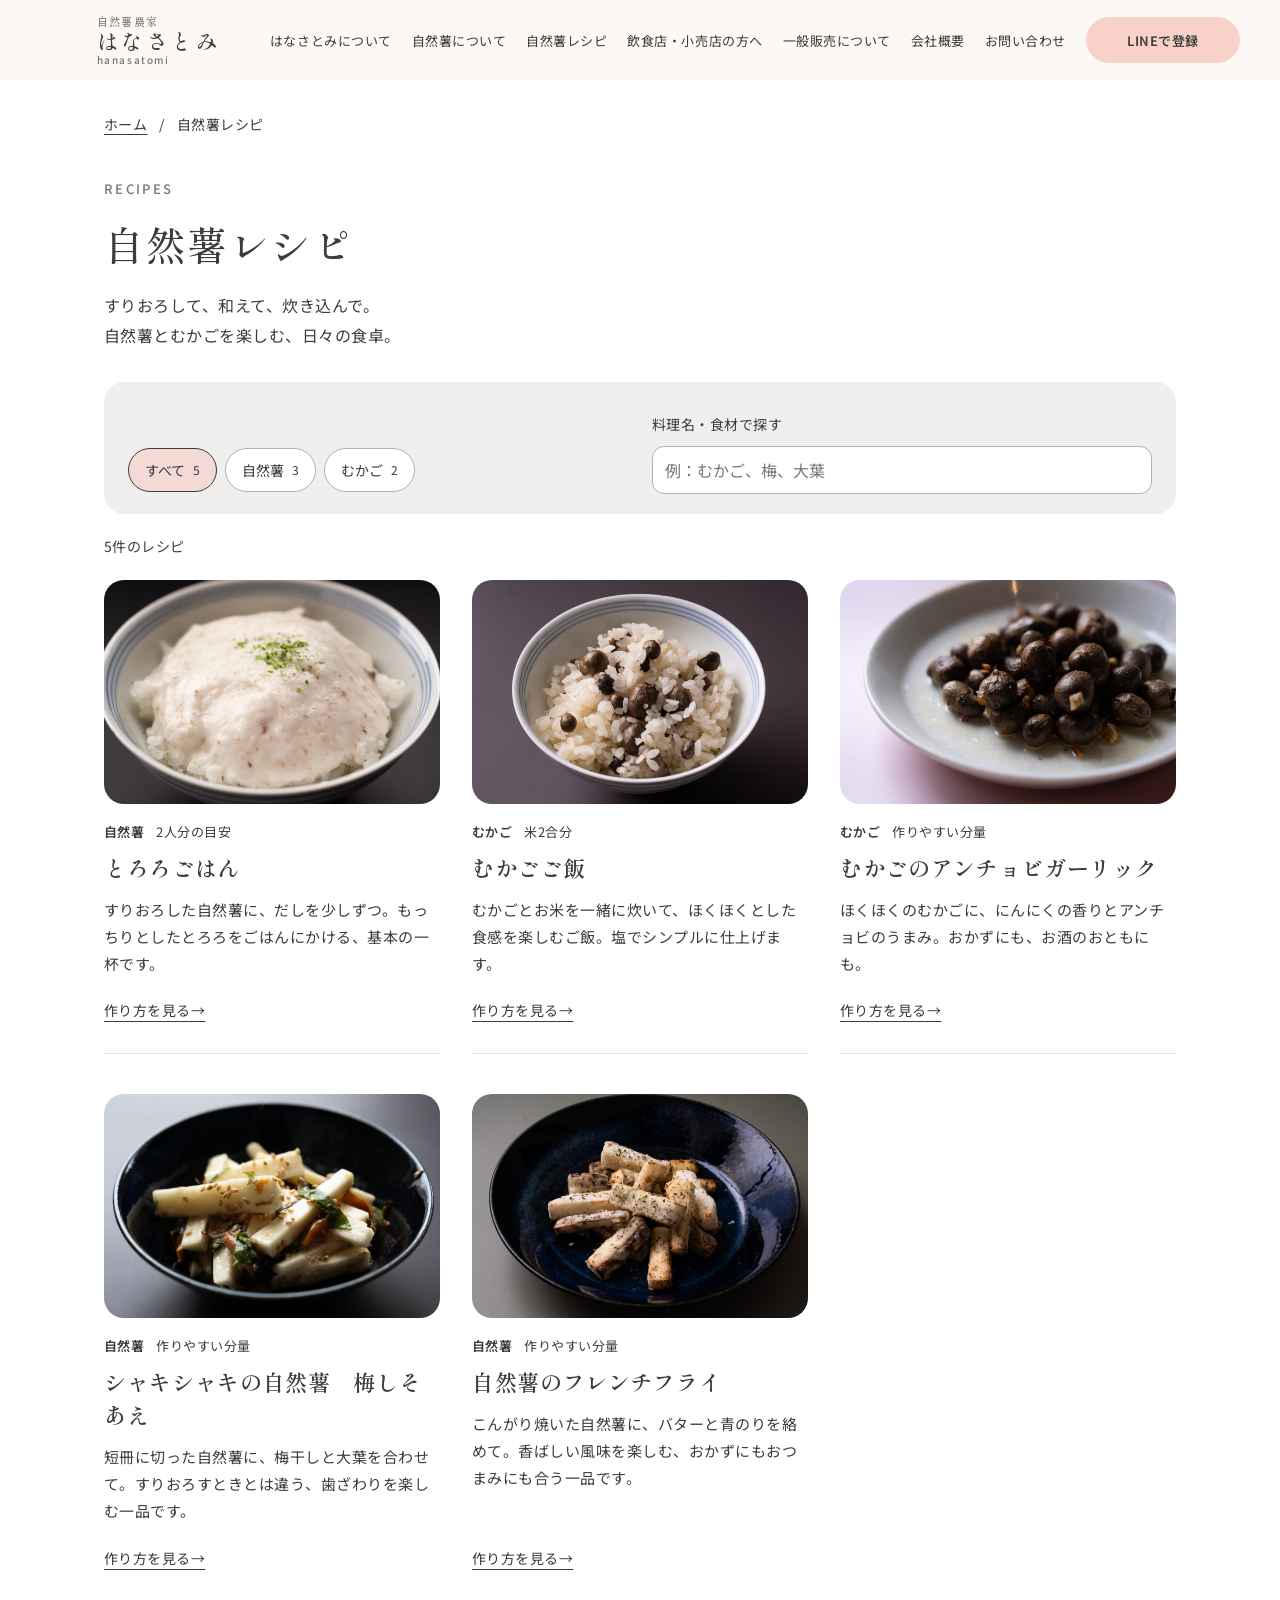
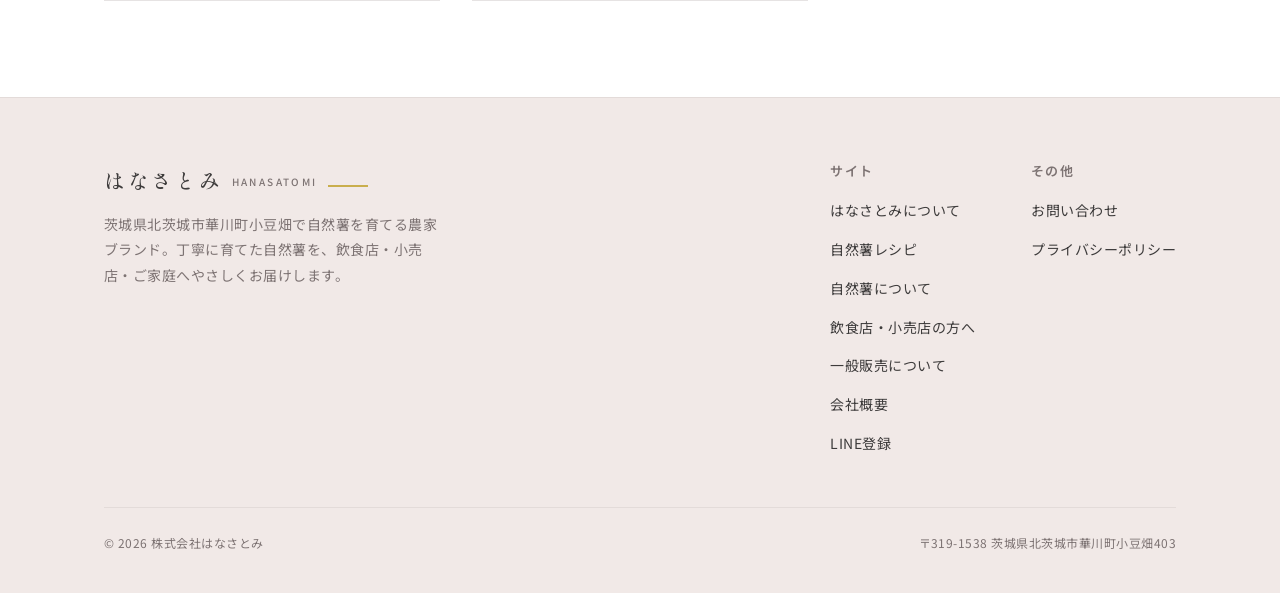
<file: recipes/index.html>
<!DOCTYPE html>
<html lang="ja" class="recipes-document">
<head>
<!-- Google tag (gtag.js) -->
<script async src="https://www.googletagmanager.com/gtag/js?id=G-KFHSJD122E"></script>
<script>
  window.dataLayer = window.dataLayer || [];
  function gtag(){dataLayer.push(arguments);}
  gtag('js', new Date());

  gtag('config', 'G-KFHSJD122E');
</script>
<meta charset="UTF-8">
<meta name="viewport" content="width=device-width, initial-scale=1.0">
<title>自然薯レシピ｜はなさとみ</title>
<meta name="description" content="自然薯とむかごの写真付きレシピ。とろろごはんや季節の一品など、料理名・食材から探せる材料と作り方をご紹介します。">
<link rel="canonical" href="https://hanasatomi.com/recipes/">
<meta property="og:type" content="website">
<meta property="og:site_name" content="自然薯農家 はなさとみ">
<meta property="og:title" content="自然薯レシピ｜はなさとみ">
<meta property="og:description" content="自然薯とむかごの写真付きレシピ。とろろごはんや季節の一品など、料理名・食材から探せる材料と作り方をご紹介します。">
<meta property="og:url" content="https://hanasatomi.com/recipes/">
<meta property="og:image" content="https://hanasatomi.com/assets/images/tororo-rice-20261126.jpg">
<meta property="og:locale" content="ja_JP">
<meta name="twitter:card" content="summary_large_image">
<meta name="twitter:title" content="自然薯レシピ｜はなさとみ">
<meta name="twitter:description" content="自然薯とむかごの写真付きレシピ。とろろごはんや季節の一品など、料理名・食材から探せる材料と作り方をご紹介します。">
<meta name="twitter:image" content="https://hanasatomi.com/assets/images/tororo-rice-20261126.jpg">
<link rel="icon" href="/favicon.ico" sizes="any">
<link rel="icon" type="image/svg+xml" href="/favicon.svg">
<link rel="apple-touch-icon" href="/apple-touch-icon.png">
<link rel="preconnect" href="https://fonts.googleapis.com">
<link rel="preconnect" href="https://fonts.gstatic.com" crossorigin>
<link href="https://fonts.googleapis.com/css2?family=Shippori+Mincho:wght@500;600&family=Noto+Sans+JP:wght@400;500;600&family=Noto+Serif+JP:wght@400;500&display=swap" rel="stylesheet">
<script>document.documentElement.classList.add('js');</script>
<link rel="stylesheet" href="/assets/css/styles.css?v=20261126-recipe-nav">
<script type="application/ld+json">
{
  "@context": "https://schema.org",
  "@type": "Organization",
  "name": "株式会社はなさとみ",
  "url": "https://hanasatomi.com/",
  "email": "info@hanasatomi.com",
  "address": {
    "@type": "PostalAddress",
    "postalCode": "319-1538",
    "addressRegion": "茨城県",
    "addressLocality": "北茨城市",
    "streetAddress": "華川町小豆畑403",
    "addressCountry": "JP"
  },
  "founder": {
    "@type": "Person",
    "name": "田口 実佳"
  },
  "description": "茨城県北茨城市で自然薯の栽培・販売、農産物の企画・販売を行う株式会社はなさとみです。"
}
</script>
<link rel="stylesheet" href="/assets/css/recipes.css?v=20261126-3">
<script type="application/ld+json">{"@context":"https://schema.org","@type":"BreadcrumbList","itemListElement":[{"@type":"ListItem","position":1,"name":"ホーム","item":"https://hanasatomi.com/"},{"@type":"ListItem","position":2,"name":"自然薯レシピ","item":"https://hanasatomi.com/recipes/"}]}</script>
<script type="application/ld+json">{"@context":"https://schema.org","@type":"ItemList","itemListElement":[{"@type":"ListItem","position":1,"url":"https://hanasatomi.com/recipes/tororo-rice/","name":"とろろごはん"},{"@type":"ListItem","position":2,"url":"https://hanasatomi.com/recipes/mukago-rice/","name":"むかごご飯"},{"@type":"ListItem","position":3,"url":"https://hanasatomi.com/recipes/mukago-anchovy-garlic/","name":"むかごのアンチョビガーリック"},{"@type":"ListItem","position":4,"url":"https://hanasatomi.com/recipes/jinenjo-ume-shiso/","name":"シャキシャキの自然薯　梅しそあえ"},{"@type":"ListItem","position":5,"url":"https://hanasatomi.com/recipes/jinenjo-butter-soy/","name":"自然薯のフレンチフライ"}]}</script>
</head>
<body class="recipes-page"><a class="recipe-skip" href="#main">本文へ進む</a>
<header class="site-header">
  <div class="container">
    <a href="/" class="brand"><span class="brand__tagline">自然薯農家</span><span class="brand__name">はなさとみ</span><span class="brand__roman">hanasatomi</span></a>
    <nav class="nav" id="site-nav">
      <a href="/about/">はなさとみについて</a>
      <a href="/jinenjo/">自然薯について</a>
      <a href="/recipes/" aria-current="page">自然薯レシピ</a>
      <a href="/wholesale/">飲食店・小売店の方へ</a>
      <a href="/coming-soon/">一般販売について</a>
      <a href="/#company">会社概要</a>
      <a href="/contact/">お問い合わせ</a>
      <a href="/line/" class="btn btn--primary">LINEで登録</a>
    </nav>
    <button class="nav-toggle" aria-label="メニューを開く" aria-expanded="false" aria-controls="site-nav">
      <span></span><span></span><span></span>
    </button>
  </div>
</header>
<main id="main">
<div class="container recipe-library"><nav class="recipe-breadcrumbs" aria-label="パンくずリスト"><a href="/">ホーム</a><span aria-hidden="true">/</span><span aria-current="page">自然薯レシピ</span></nav><header class="recipe-intro"><p class="eyebrow">RECIPES</p><h1>自然薯レシピ</h1><p>すりおろして、和えて、炊き込んで。<br>自然薯とむかごを楽しむ、日々の食卓。</p></header><section class="recipe-controls" aria-label="レシピを探す" data-recipe-controls hidden><div class="recipe-filters" role="group" aria-label="素材で絞り込む"><button type="button" data-filter="all" aria-pressed="true">すべて<span class="recipe-filter-count">5</span></button><button type="button" data-filter="jinenjo" aria-pressed="false">自然薯<span class="recipe-filter-count">3</span></button><button type="button" data-filter="mukago" aria-pressed="false">むかご<span class="recipe-filter-count">2</span></button></div><form id="recipe-search-form" class="recipe-search" role="search"><div class="recipe-search-label"><label for="recipe-search">料理名・食材で探す</label><button type="reset" disabled>条件をクリア</button></div><input id="recipe-search" name="q" type="search" placeholder="例：むかご、梅、大葉" autocomplete="off" aria-controls="recipe-list"></form></section><p class="recipe-result" role="status" aria-live="polite" data-recipe-count>5件のレシピ</p><ul id="recipe-list" class="recipe-grid" data-recipe-list><li class="recipe-card" data-category="jinenjo" data-keywords="とろろごはん 自然薯 すりおろした自然薯に、だしを少しずつ。もっちりとしたとろろをごはんにかける、基本の一杯です。 自然薯 ごはん 冷ましただし汁 しょうゆ 青のり・ねぎ・わさびなど"><a class="recipe-card-link" href="/recipes/tororo-rice/" aria-labelledby="card-tororo-rice"><div class="recipe-card-photo"><img src="/assets/images/tororo-rice-20261126.jpg" alt="青い縁の茶碗に盛ったとろろごはん" width="1280" height="853" loading="lazy" decoding="async"></div><div class="recipe-card-copy"><p class="recipe-card-meta"><span>自然薯</span><span>2人分の目安</span></p><h2 id="card-tororo-rice">とろろごはん</h2><p class="recipe-card-description">すりおろした自然薯に、だしを少しずつ。もっちりとしたとろろをごはんにかける、基本の一杯です。</p><span class="recipe-read">作り方を見る<span aria-hidden="true"> →</span></span></div></a></li>
<li class="recipe-card" data-category="mukago" data-keywords="むかごご飯 むかご むかごとお米を一緒に炊いて、ほくほくとした食感を楽しむご飯。塩でシンプルに仕上げます。 米 むかご 塩 水"><a class="recipe-card-link" href="/recipes/mukago-rice/" aria-labelledby="card-mukago-rice"><div class="recipe-card-photo"><img src="/assets/images/mukago-rice-20261126.jpg" alt="むかごを炊き込んだご飯を茶碗に盛った一杯" width="1280" height="853" loading="lazy" decoding="async"></div><div class="recipe-card-copy"><p class="recipe-card-meta"><span>むかご</span><span>米2合分</span></p><h2 id="card-mukago-rice">むかごご飯</h2><p class="recipe-card-description">むかごとお米を一緒に炊いて、ほくほくとした食感を楽しむご飯。塩でシンプルに仕上げます。</p><span class="recipe-read">作り方を見る<span aria-hidden="true"> →</span></span></div></a></li>
<li class="recipe-card" data-category="mukago" data-keywords="むかごのアンチョビガーリック むかご ほくほくのむかごに、にんにくの香りとアンチョビのうまみ。おかずにも、お酒のおともにも。 むかご にんにく アンチョビ オイル 塩・こしょう ゆで湯用の塩"><a class="recipe-card-link" href="/recipes/mukago-anchovy-garlic/" aria-labelledby="card-mukago-anchovy-garlic"><div class="recipe-card-photo"><img src="/assets/images/mukago-anchovy-garlic-20261126.jpg" alt="にんにくとアンチョビで炒めたむかごを白い皿に盛った料理" width="1280" height="853" loading="lazy" decoding="async"></div><div class="recipe-card-copy"><p class="recipe-card-meta"><span>むかご</span><span>作りやすい分量</span></p><h2 id="card-mukago-anchovy-garlic">むかごのアンチョビガーリック</h2><p class="recipe-card-description">ほくほくのむかごに、にんにくの香りとアンチョビのうまみ。おかずにも、お酒のおともにも。</p><span class="recipe-read">作り方を見る<span aria-hidden="true"> →</span></span></div></a></li>
<li class="recipe-card" data-category="jinenjo" data-keywords="シャキシャキの自然薯　梅しそあえ 自然薯 短冊に切った自然薯に、梅干しと大葉を合わせて。すりおろすときとは違う、歯ざわりを楽しむ一品です。 自然薯 大葉 梅干し めんつゆ（3倍濃縮） 酢 白いりごま かつお節"><a class="recipe-card-link" href="/recipes/jinenjo-ume-shiso/" aria-labelledby="card-jinenjo-ume-shiso"><div class="recipe-card-photo"><img src="/assets/images/jinenjo-ume-shiso-20261126.jpg" alt="自然薯の短冊を梅干し、大葉、白いりごまであえた料理" width="1280" height="852" loading="lazy" decoding="async"></div><div class="recipe-card-copy"><p class="recipe-card-meta"><span>自然薯</span><span>作りやすい分量</span></p><h2 id="card-jinenjo-ume-shiso">シャキシャキの自然薯　梅しそあえ</h2><p class="recipe-card-description">短冊に切った自然薯に、梅干しと大葉を合わせて。すりおろすときとは違う、歯ざわりを楽しむ一品です。</p><span class="recipe-read">作り方を見る<span aria-hidden="true"> →</span></span></div></a></li>
<li class="recipe-card" data-category="jinenjo" data-keywords="自然薯のフレンチフライ 自然薯 こんがり焼いた自然薯に、バターと青のりを絡めて。香ばしい風味を楽しむ、おかずにもおつまみにも合う一品です。 自然薯 片栗粉 油 バター 青のり"><a class="recipe-card-link" href="/recipes/jinenjo-butter-soy/" aria-labelledby="card-jinenjo-butter-soy"><div class="recipe-card-photo"><img src="/assets/images/jinenjo-butter-soy-20261126.jpg" alt="こんがり焼いた自然薯のスティックにバターと青のりを絡め、青い皿に盛ったフレンチフライ" width="1280" height="853" loading="lazy" decoding="async"></div><div class="recipe-card-copy"><p class="recipe-card-meta"><span>自然薯</span><span>作りやすい分量</span></p><h2 id="card-jinenjo-butter-soy" class="recipe-card-title--single-line">自然薯のフレンチフライ</h2><p class="recipe-card-description">こんがり焼いた自然薯に、バターと青のりを絡めて。香ばしい風味を楽しむ、おかずにもおつまみにも合う一品です。</p><span class="recipe-read">作り方を見る<span aria-hidden="true"> →</span></span></div></a></li></ul><div class="recipe-empty" data-recipe-empty hidden><p>条件に合うレシピが見つかりません。</p><p>別の料理名や食材で探してみてください。</p><button type="reset" form="recipe-search-form" class="btn btn--secondary">条件をクリア</button></div></div>
</main>
<footer class="site-footer">
  <div class="container">
    <div class="footer-grid">
      <div class="footer-about">
        <div class="brand">はなさとみ<small>HANASATOMI</small></div>
        <p>茨城県北茨城市華川町小豆畑で自然薯を育てる農家ブランド。丁寧に育てた自然薯を、飲食店・小売店・ご家庭へやさしくお届けします。</p>
      </div>
      <div class="footer-nav">
        <div>
          <h4>サイト</h4>
          <ul>
            <li><a href="/about/">はなさとみについて</a></li>
            <li><a href="/recipes/">自然薯レシピ</a></li>
            <li><a href="/jinenjo/">自然薯について</a></li>
            <li><a href="/wholesale/">飲食店・小売店の方へ</a></li>
            <li><a href="/coming-soon/">一般販売について</a></li>
            <li><a href="/#company">会社概要</a></li>
            <li><a href="/line/">LINE登録</a></li>
          </ul>
        </div>
        <div>
          <h4>その他</h4>
          <ul>
            <li><a href="/contact/">お問い合わせ</a></li>
            <li><a href="/privacy/">プライバシーポリシー</a></li>
          </ul>
        </div>
      </div>
    </div>
    <div class="footer-bottom">
      <span>© 2026 株式会社はなさとみ</span>
      <span>〒319-1538 茨城県北茨城市華川町小豆畑403</span>
    </div>
  </div>
</footer>
<script src="/assets/js/main.js?v=20260710-polish2"></script>
<script src="/assets/js/recipes.js?v=20261126-2" defer></script>
</body>
</html>
</file>
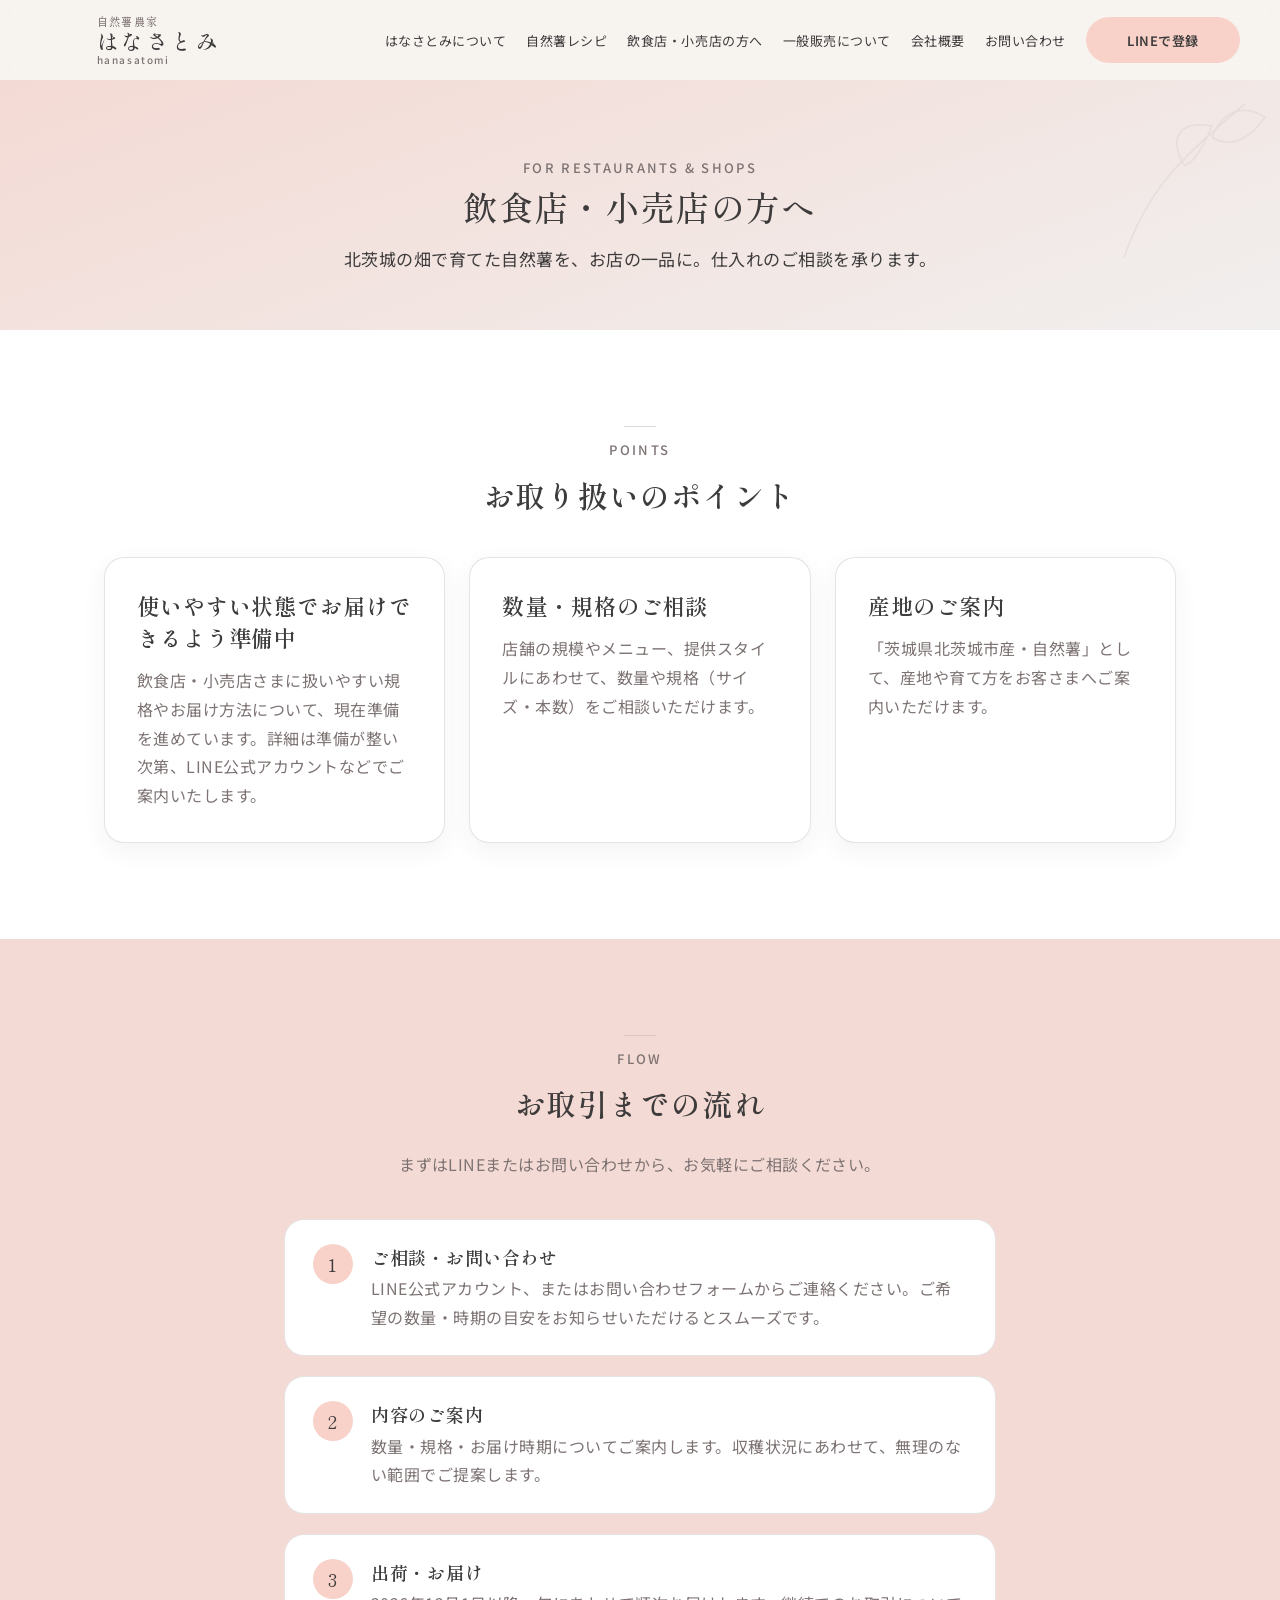
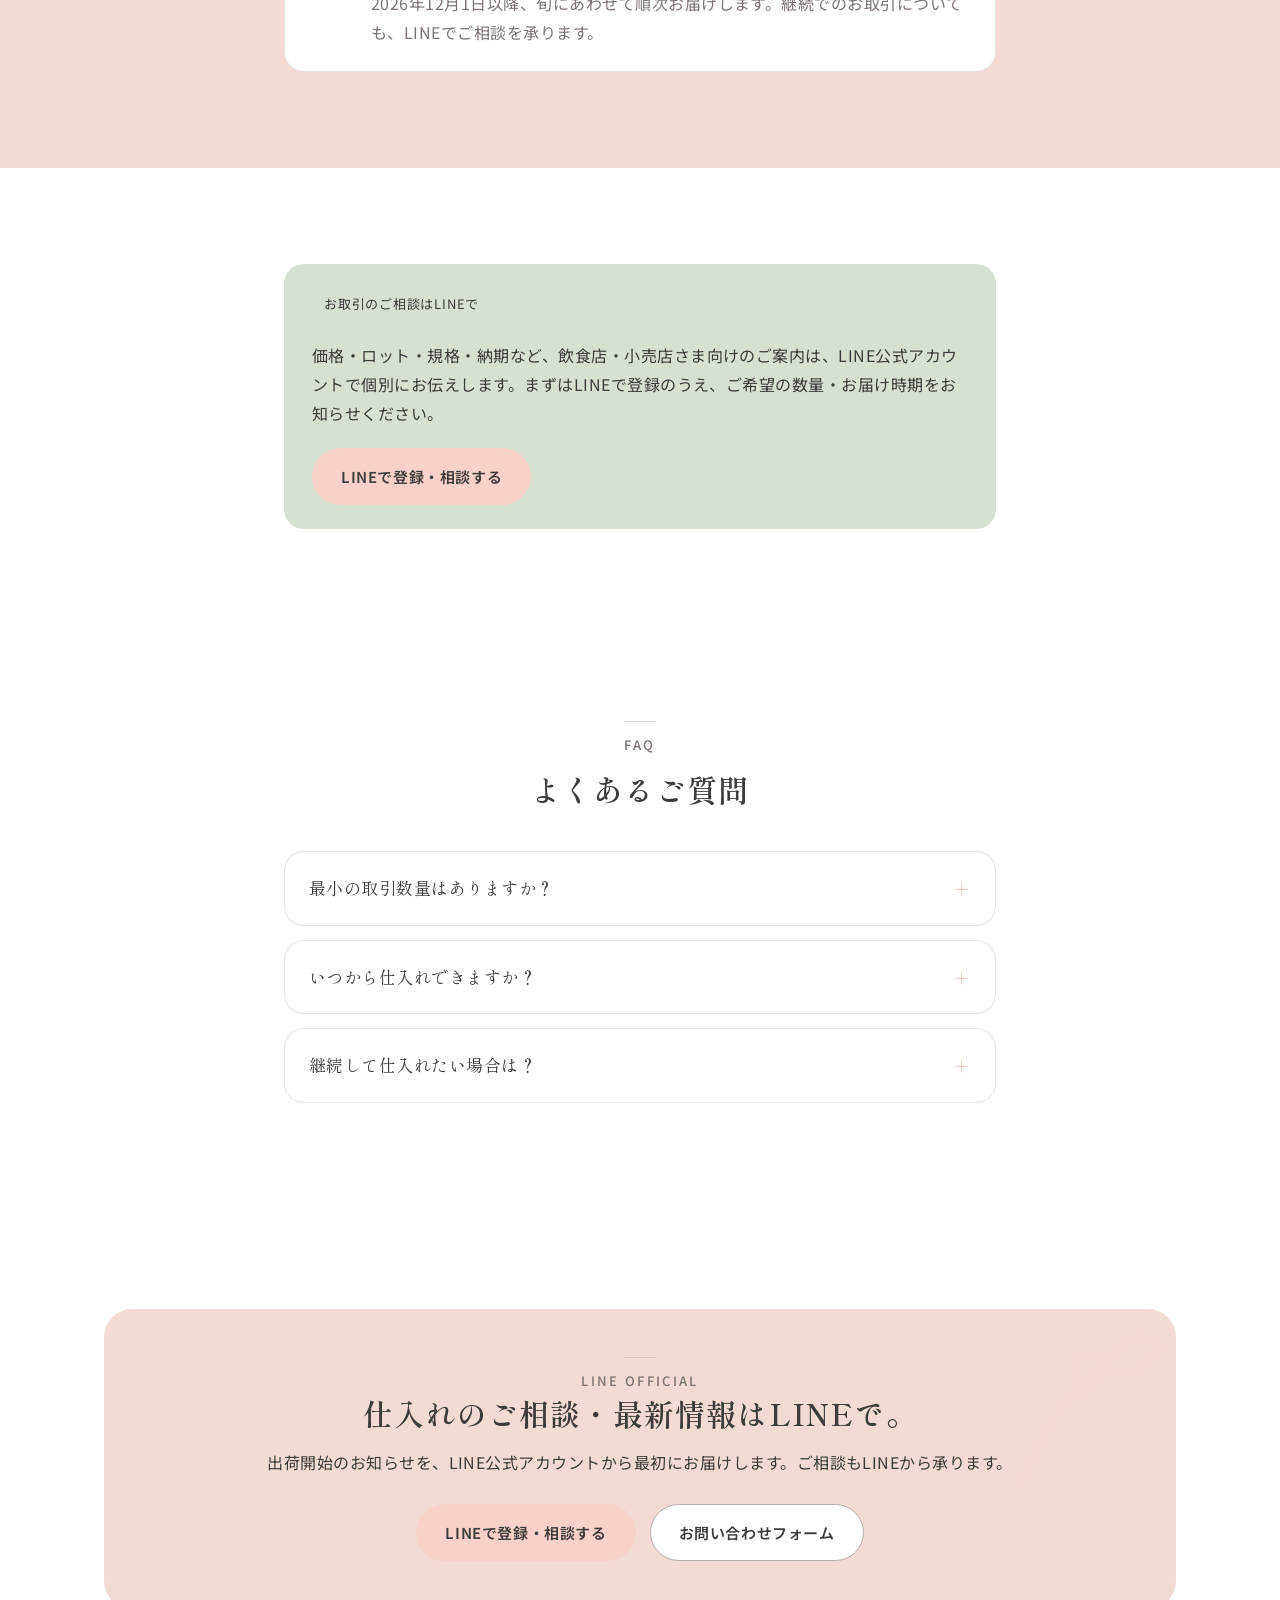
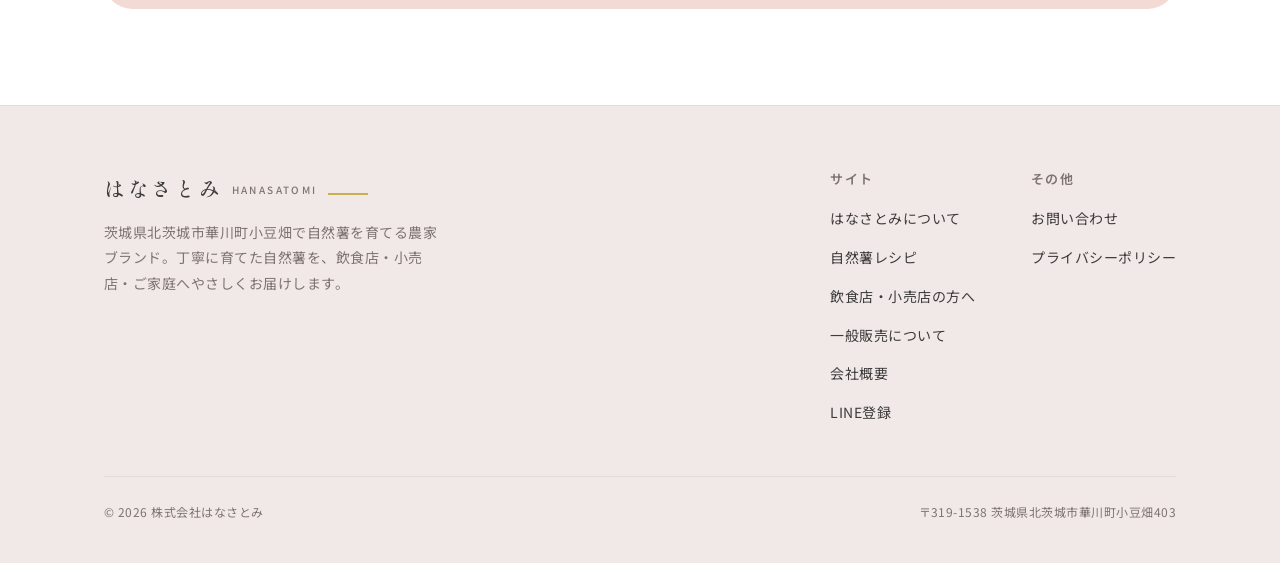
<file: wholesale/index.html>
<!DOCTYPE html>
<html lang="ja">
<head>
<!-- Google tag (gtag.js) -->
<script async src="https://www.googletagmanager.com/gtag/js?id=G-KFHSJD122E"></script>
<script>
  window.dataLayer = window.dataLayer || [];
  function gtag(){dataLayer.push(arguments);}
  gtag('js', new Date());

  gtag('config', 'G-KFHSJD122E');
</script>
<meta charset="UTF-8">
<meta name="viewport" content="width=device-width, initial-scale=1.0">
<title>飲食店・小売店の方へ｜自然薯農家 はなさとみ</title>
<meta name="description" content="茨城県北茨城市の自然薯農家「はなさとみ」の卸・仕入れのご案内。飲食店・小売店向けに、数量・規格をご相談いただけます。継続でのお取引もLINEでご相談いただけます。">
<link rel="canonical" href="https://hanasatomi.com/wholesale/">
<meta property="og:type" content="website">
<meta property="og:site_name" content="自然薯農家 はなさとみ">
<meta property="og:title" content="飲食店・小売店の方へ｜自然薯農家 はなさとみ">
<meta property="og:description" content="北茨城の自然薯を、お店の一品に。飲食店・小売店向けの卸・仕入れのご相談を承ります。継続でのお取引もLINEでご相談いただけます。">
<meta property="og:url" content="https://hanasatomi.com/wholesale/">
<meta property="og:image" content="https://hanasatomi.com/assets/images/ogp.png">
<meta property="og:locale" content="ja_JP">
<meta name="twitter:card" content="summary_large_image">
<meta name="twitter:title" content="飲食店・小売店の方へ｜自然薯農家 はなさとみ">
<meta name="twitter:description" content="北茨城の自然薯を、お店の一品に。飲食店・小売店向けの卸・仕入れのご相談を承ります。継続でのお取引もLINEでご相談いただけます。">
<meta name="twitter:image" content="https://hanasatomi.com/assets/images/ogp.png">
<link rel="icon" href="/favicon.ico" sizes="any">
<link rel="icon" type="image/svg+xml" href="/favicon.svg">
<link rel="apple-touch-icon" href="/apple-touch-icon.png">
<link rel="preconnect" href="https://fonts.googleapis.com">
<link rel="preconnect" href="https://fonts.gstatic.com" crossorigin>
<link href="https://fonts.googleapis.com/css2?family=Shippori+Mincho:wght@500;600&family=Noto+Sans+JP:wght@400;500;600&family=Noto+Serif+JP:wght@400;500&display=swap" rel="stylesheet">
<link rel="stylesheet" href="/assets/css/styles.css?v=20261126-recipe-nav">
<script type="application/ld+json">
{
  "@context": "https://schema.org",
  "@type": "Organization",
  "name": "株式会社はなさとみ",
  "url": "https://hanasatomi.com/",
  "email": "info@hanasatomi.com",
  "address": {
    "@type": "PostalAddress",
    "postalCode": "319-1538",
    "addressRegion": "茨城県",
    "addressLocality": "北茨城市",
    "streetAddress": "華川町小豆畑403",
    "addressCountry": "JP"
  },
  "founder": {
    "@type": "Person",
    "name": "田口 実佳"
  },
  "description": "茨城県北茨城市で自然薯の栽培・販売、農産物の企画・販売を行う株式会社はなさとみです。"
}
</script>
<script type="application/ld+json">
{
  "@context": "https://schema.org",
  "@type": "FAQPage",
  "mainEntity": [
    {
      "@type": "Question",
      "name": "最小の取引数量はありますか？",
      "acceptedAnswer": {
        "@type": "Answer",
        "text": "店舗の規模やメニューにあわせてご相談いただけます。少量からのお試しについても、まずはお気軽にお問い合わせください。"
      }
    },
    {
      "@type": "Question",
      "name": "いつから仕入れできますか？",
      "acceptedAnswer": {
        "@type": "Answer",
        "text": "2026年12月1日の出荷開始を予定しています。時期が近づきましたら、LINEでご案内します。"
      }
    },
    {
      "@type": "Question",
      "name": "継続して仕入れたい場合は？",
      "acceptedAnswer": {
        "@type": "Answer",
        "text": "継続してのお取引も、LINE公式アカウントでご相談を承ります。数量や時期など、ご希望をお知らせください。"
      }
    }
  ]
}
</script>
</head>
<body>

<header class="site-header">
  <div class="container">
    <a href="/" class="brand"><span class="brand__tagline">自然薯農家</span><span class="brand__name">はなさとみ</span><span class="brand__roman">hanasatomi</span></a>
    <nav class="nav" id="site-nav">
      <a href="/about/">はなさとみについて</a>
      <a href="/recipes/">自然薯レシピ</a>
      <a href="/wholesale/">飲食店・小売店の方へ</a>
      <a href="/coming-soon/">一般販売について</a>
      <a href="/#company">会社概要</a>
      <a href="/contact/">お問い合わせ</a>
      <a href="/line/" class="btn btn--primary">LINEで登録</a>
    </nav>
    <button class="nav-toggle" aria-label="メニューを開く" aria-expanded="false" aria-controls="site-nav">
      <span></span><span></span><span></span>
    </button>
  </div>
</header>

<section class="page-hero">
  <svg class="leaf-deco leaf-deco--tr" viewBox="0 0 200 200" fill="none" stroke="currentColor" stroke-width="1.5" aria-hidden="true">
    <path d="M40 180 C 60 120, 90 90, 150 40"/>
    <path d="M95 96 C 80 70, 90 55, 120 60 C 110 85, 100 95, 95 96 Z"/>
    <path d="M120 70 C 130 45, 150 40, 168 52 C 150 78, 132 78, 120 70 Z"/>
  </svg>
  <div class="container">
    <span class="eyebrow">FOR RESTAURANTS &amp; SHOPS</span>
    <h1>飲食店・<span class="nb">小売店の方へ</span></h1>
    <p class="lead">北茨城の畑で育てた自然薯を、お店の一品に。仕入れのご相談を承ります。</p>
  </div>
</section>

<!-- Why -->
<section class="section section--surface">
  <div class="container">
    <div class="section-head">
      <span class="eyebrow">POINTS</span>
      <h2>お取り扱いのポイント</h2>
    </div>
    <div class="grid grid--3">
      <div class="card">
        <h3>使いやすい状態でお届けできるよう準備中</h3>
        <p class="sub">飲食店・小売店さまに扱いやすい規格やお届け方法について、現在準備を進めています。詳細は準備が整い次第、LINE公式アカウントなどでご案内いたします。</p>
      </div>
      <div class="card">
        <h3>数量・規格のご相談</h3>
        <p class="sub">店舗の規模やメニュー、提供スタイルにあわせて、数量や規格（サイズ・本数）をご相談いただけます。</p>
      </div>
      <div class="card">
        <h3>産地のご案内</h3>
        <p class="sub">「茨城県北茨城市産・自然薯」として、産地や育て方をお客さまへご案内いただけます。</p>
      </div>
    </div>
  </div>
</section>

<!-- Flow -->
<section class="section section--soft">
  <div class="container container--narrow">
    <div class="section-head">
      <span class="eyebrow">FLOW</span>
      <h2>お取引までの流れ</h2>
      <p class="sub">まずはLINEまたはお問い合わせから、お気軽にご相談ください。</p>
    </div>
    <div class="steps">
      <div class="step">
        <div>
          <h3>ご相談・お問い合わせ</h3>
          <p class="sub">LINE公式アカウント、またはお問い合わせフォームからご連絡ください。ご希望の数量・時期の目安をお知らせいただけるとスムーズです。</p>
        </div>
      </div>
      <div class="step">
        <div>
          <h3>内容のご案内</h3>
          <p class="sub">数量・規格・お届け時期についてご案内します。収穫状況にあわせて、無理のない範囲でご提案します。</p>
        </div>
      </div>
      <div class="step">
        <div>
          <h3>出荷・お届け</h3>
          <p class="sub">2026年12月1日以降、旬にあわせて順次お届けします。継続でのお取引についても、LINEでご相談を承ります。</p>
        </div>
      </div>
    </div>
  </div>
</section>

<!-- Business page notice -->
<section class="section section--surface">
  <div class="container container--narrow">
    <div class="notice">
      <span class="badge">お取引のご相談はLINEで</span>
      <p style="margin-top:12px;">価格・ロット・規格・納期など、飲食店・小売店さま向けのご案内は、LINE公式アカウントで個別にお伝えします。まずはLINEで登録のうえ、ご希望の数量・お届け時期をお知らせください。</p>
      <div class="hero-actions" style="justify-content:flex-start; margin-top:20px;">
        <a href="/line/" class="btn btn--primary">LINEで登録・相談する</a>
      </div>
    </div>
  </div>
</section>

<!-- FAQ -->
<section class="section section--surface">
  <div class="container container--narrow">
    <div class="section-head">
      <span class="eyebrow">FAQ</span>
      <h2>よくあるご質問</h2>
    </div>
    <div class="faq">
      <details>
        <summary>最小の取引数量はありますか？</summary>
        <p>店舗の規模やメニューにあわせてご相談いただけます。少量からのお試しについても、まずはお気軽にお問い合わせください。</p>
      </details>
      <details>
        <summary>いつから仕入れできますか？</summary>
        <p>2026年12月1日の出荷開始を予定しています。時期が近づきましたら、LINEでご案内します。</p>
      </details>
      <details>
        <summary>継続して仕入れたい場合は？</summary>
        <p>継続してのお取引も、LINE公式アカウントでご相談を承ります。数量や時期など、ご希望をお知らせください。</p>
      </details>
    </div>
  </div>
</section>

<!-- CTA -->
<section class="section section--surface">
  <div class="container">
    <div class="cta-block">
      <svg class="leaf-deco leaf-deco--tr leaf-deco--pink" viewBox="0 0 200 200" fill="none" stroke="currentColor" stroke-width="1.5" aria-hidden="true">
        <path d="M40 180 C 60 120, 90 90, 150 40"/>
        <path d="M95 96 C 80 70, 90 55, 120 60 C 110 85, 100 95, 95 96 Z"/>
        <path d="M120 70 C 130 45, 150 40, 168 52 C 150 78, 132 78, 120 70 Z"/>
      </svg>
      <span class="eyebrow">LINE OFFICIAL</span>
      <h2>仕入れのご相談・最新情報はLINEで。</h2>
      <p>出荷開始のお知らせを、LINE公式アカウントから最初にお届けします。ご相談もLINEから承ります。</p>
      <div class="hero-actions">
        <a href="/line/" class="btn btn--primary">LINEで登録・相談する</a>
        <a href="/contact/" class="btn btn--secondary">お問い合わせフォーム</a>
      </div>
    </div>
  </div>
</section>

<footer class="site-footer">
  <div class="container">
    <div class="footer-grid">
      <div class="footer-about">
        <div class="brand">はなさとみ<small>HANASATOMI</small></div>
        <p>茨城県北茨城市華川町小豆畑で自然薯を育てる農家ブランド。丁寧に育てた自然薯を、飲食店・小売店・ご家庭へやさしくお届けします。</p>
      </div>
      <div class="footer-nav">
        <div>
          <h4>サイト</h4>
          <ul>
            <li><a href="/about/">はなさとみについて</a></li>
            <li><a href="/recipes/">自然薯レシピ</a></li>
            <li><a href="/wholesale/">飲食店・小売店の方へ</a></li>
            <li><a href="/coming-soon/">一般販売について</a></li>
            <li><a href="/#company">会社概要</a></li>
            <li><a href="/line/">LINE登録</a></li>
          </ul>
        </div>
        <div>
          <h4>その他</h4>
          <ul>
            <li><a href="/contact/">お問い合わせ</a></li>
            <li><a href="/privacy/">プライバシーポリシー</a></li>
          </ul>
        </div>
      </div>
    </div>
    <div class="footer-bottom">
      <span>© 2026 株式会社はなさとみ</span>
      <span>〒319-1538 茨城県北茨城市華川町小豆畑403</span>
    </div>
  </div>
</footer>

<div class="mobile-cta">
  <a href="/line/" class="btn btn--primary">LINEで登録・相談する</a>
</div>

<script src="/assets/js/main.js?v=20260710-polish2"></script>
</body>
</html>
</file>
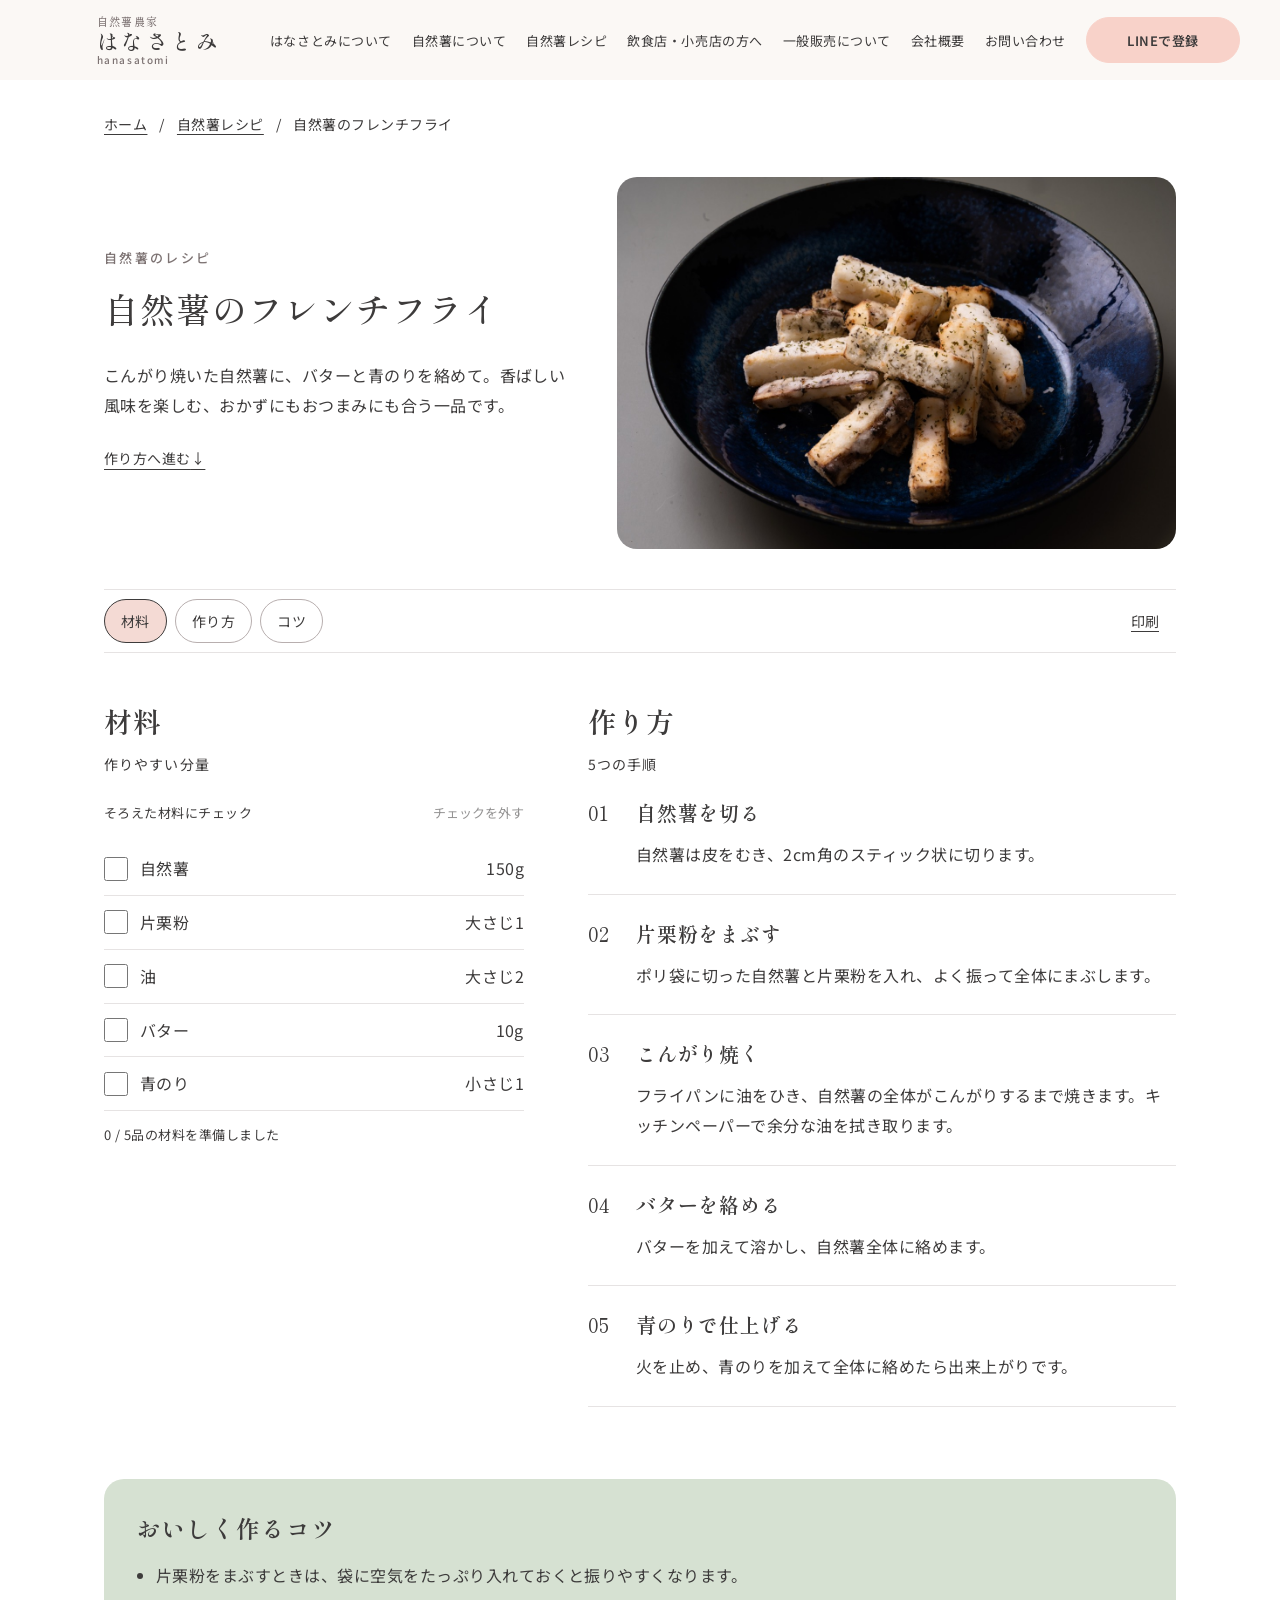
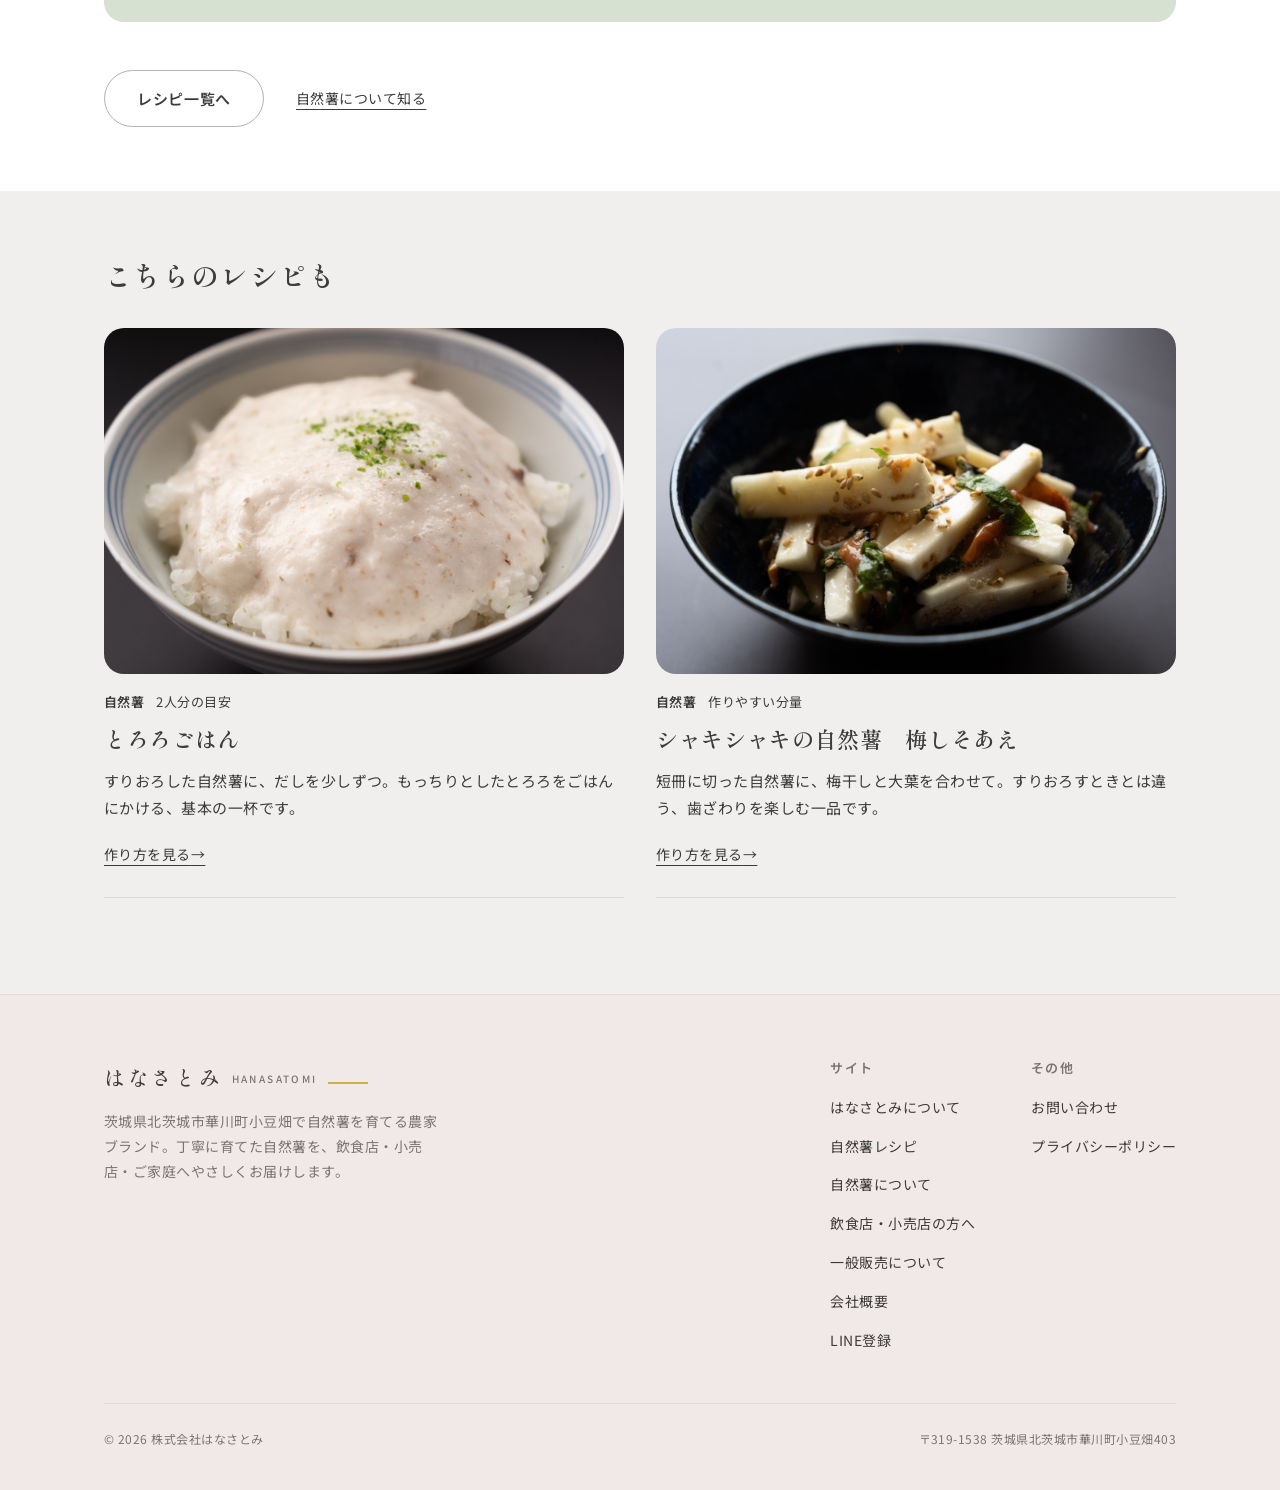
<file: recipes/jinenjo-butter-soy/index.html>
<!DOCTYPE html>
<html lang="ja" class="recipes-document">
<head>
<!-- Google tag (gtag.js) -->
<script async src="https://www.googletagmanager.com/gtag/js?id=G-KFHSJD122E"></script>
<script>
  window.dataLayer = window.dataLayer || [];
  function gtag(){dataLayer.push(arguments);}
  gtag('js', new Date());

  gtag('config', 'G-KFHSJD122E');
</script>
<meta charset="UTF-8">
<meta name="viewport" content="width=device-width, initial-scale=1.0">
<title>自然薯のフレンチフライ｜はなさとみ</title>
<meta name="description" content="こんがり焼いた自然薯に、バターと青のりを絡めて。香ばしい風味を楽しむ、おかずにもおつまみにも合う一品です。">
<link rel="canonical" href="https://hanasatomi.com/recipes/jinenjo-butter-soy/">
<meta property="og:type" content="website">
<meta property="og:site_name" content="自然薯農家 はなさとみ">
<meta property="og:title" content="自然薯のフレンチフライ｜はなさとみ">
<meta property="og:description" content="こんがり焼いた自然薯に、バターと青のりを絡めて。香ばしい風味を楽しむ、おかずにもおつまみにも合う一品です。">
<meta property="og:url" content="https://hanasatomi.com/recipes/jinenjo-butter-soy/">
<meta property="og:image" content="https://hanasatomi.com/assets/images/jinenjo-butter-soy-20261126.jpg">
<meta property="og:locale" content="ja_JP">
<meta name="twitter:card" content="summary_large_image">
<meta name="twitter:title" content="自然薯のフレンチフライ｜はなさとみ">
<meta name="twitter:description" content="こんがり焼いた自然薯に、バターと青のりを絡めて。香ばしい風味を楽しむ、おかずにもおつまみにも合う一品です。">
<meta name="twitter:image" content="https://hanasatomi.com/assets/images/jinenjo-butter-soy-20261126.jpg">
<link rel="icon" href="/favicon.ico" sizes="any">
<link rel="icon" type="image/svg+xml" href="/favicon.svg">
<link rel="apple-touch-icon" href="/apple-touch-icon.png">
<link rel="preconnect" href="https://fonts.googleapis.com">
<link rel="preconnect" href="https://fonts.gstatic.com" crossorigin>
<link href="https://fonts.googleapis.com/css2?family=Shippori+Mincho:wght@500;600&family=Noto+Sans+JP:wght@400;500;600&family=Noto+Serif+JP:wght@400;500&display=swap" rel="stylesheet">
<script>document.documentElement.classList.add('js');</script>
<link rel="stylesheet" href="/assets/css/styles.css?v=20261126-recipe-nav">
<script type="application/ld+json">
{
  "@context": "https://schema.org",
  "@type": "Organization",
  "name": "株式会社はなさとみ",
  "url": "https://hanasatomi.com/",
  "email": "info@hanasatomi.com",
  "address": {
    "@type": "PostalAddress",
    "postalCode": "319-1538",
    "addressRegion": "茨城県",
    "addressLocality": "北茨城市",
    "streetAddress": "華川町小豆畑403",
    "addressCountry": "JP"
  },
  "founder": {
    "@type": "Person",
    "name": "田口 実佳"
  },
  "description": "茨城県北茨城市で自然薯の栽培・販売、農産物の企画・販売を行う株式会社はなさとみです。"
}
</script>
<link rel="stylesheet" href="/assets/css/recipes.css?v=20261126-3">
<script type="application/ld+json">{"@context":"https://schema.org","@type":"BreadcrumbList","itemListElement":[{"@type":"ListItem","position":1,"name":"ホーム","item":"https://hanasatomi.com/"},{"@type":"ListItem","position":2,"name":"自然薯レシピ","item":"https://hanasatomi.com/recipes/"},{"@type":"ListItem","position":3,"name":"自然薯のフレンチフライ","item":"https://hanasatomi.com/recipes/jinenjo-butter-soy/"}]}</script>
<script type="application/ld+json">{"@context":"https://schema.org","@type":"Recipe","name":"自然薯のフレンチフライ","description":"こんがり焼いた自然薯に、バターと青のりを絡めて。香ばしい風味を楽しむ、おかずにもおつまみにも合う一品です。","image":["https://hanasatomi.com/assets/images/jinenjo-butter-soy-20261126.jpg"],"recipeYield":"作りやすい分量","recipeIngredient":["自然薯 150g","片栗粉 大さじ1","油 大さじ2","バター 10g","青のり 小さじ1"],"recipeInstructions":[{"@type":"HowToStep","name":"自然薯を切る","text":"自然薯は皮をむき、2cm角のスティック状に切ります。"},{"@type":"HowToStep","name":"片栗粉をまぶす","text":"ポリ袋に切った自然薯と片栗粉を入れ、よく振って全体にまぶします。"},{"@type":"HowToStep","name":"こんがり焼く","text":"フライパンに油をひき、自然薯の全体がこんがりするまで焼きます。キッチンペーパーで余分な油を拭き取ります。"},{"@type":"HowToStep","name":"バターを絡める","text":"バターを加えて溶かし、自然薯全体に絡めます。"},{"@type":"HowToStep","name":"青のりで仕上げる","text":"火を止め、青のりを加えて全体に絡めたら出来上がりです。"}],"author":{"@type":"Organization","name":"株式会社はなさとみ","url":"https://hanasatomi.com/"}}</script>
</head>
<body class="recipes-page"><a class="recipe-skip" href="#main">本文へ進む</a>
<header class="site-header">
  <div class="container">
    <a href="/" class="brand"><span class="brand__tagline">自然薯農家</span><span class="brand__name">はなさとみ</span><span class="brand__roman">hanasatomi</span></a>
    <nav class="nav" id="site-nav">
      <a href="/about/">はなさとみについて</a>
      <a href="/jinenjo/">自然薯について</a>
      <a href="/recipes/" aria-current="true">自然薯レシピ</a>
      <a href="/wholesale/">飲食店・小売店の方へ</a>
      <a href="/coming-soon/">一般販売について</a>
      <a href="/#company">会社概要</a>
      <a href="/contact/">お問い合わせ</a>
      <a href="/line/" class="btn btn--primary">LINEで登録</a>
    </nav>
    <button class="nav-toggle" aria-label="メニューを開く" aria-expanded="false" aria-controls="site-nav">
      <span></span><span></span><span></span>
    </button>
  </div>
</header>
<main id="main">
<article class="container recipe-detail"><nav class="recipe-breadcrumbs" aria-label="パンくずリスト"><a href="/">ホーム</a><span aria-hidden="true">/</span><a href="/recipes/">自然薯レシピ</a><span aria-hidden="true">/</span><span aria-current="page">自然薯のフレンチフライ</span></nav><header class="recipe-hero"><div class="recipe-hero-copy"><p class="eyebrow">自然薯のレシピ</p><h1 class="recipe-title--single-line">自然薯のフレンチフライ</h1><p class="recipe-description">こんがり焼いた自然薯に、バターと青のりを絡めて。香ばしい風味を楽しむ、おかずにもおつまみにも合う一品です。</p><a class="recipe-quick-start" href="#steps">作り方へ進む<span aria-hidden="true"> ↓</span></a></div><figure class="recipe-main-photo"><img src="/assets/images/jinenjo-butter-soy-20261126.jpg" alt="こんがり焼いた自然薯のスティックにバターと青のりを絡め、青い皿に盛ったフレンチフライ" width="1280" height="853" loading="eager" decoding="async"></figure></header><nav class="recipe-actions" aria-label="レシピ内の移動" data-recipe-nav><a href="#ingredients">材料</a><a href="#steps">作り方</a><a href="#tips">コツ</a><button type="button" data-print hidden>印刷</button></nav><div class="recipe-body"><section id="ingredients" tabindex="-1" aria-labelledby="ingredients-heading"><h2 id="ingredients-heading">材料<span>作りやすい分量</span></h2><div class="recipe-ingredient-tools" data-ingredient-tools hidden><p>そろえた材料にチェック</p><button type="button" data-clear-ingredients disabled>チェックを外す</button></div><ul class="recipe-ingredients"><li><label><input type="checkbox" data-ingredient-check><span class="recipe-ingredient-name">自然薯</span><span class="recipe-ingredient-quantity">150g</span></label></li>
<li><label><input type="checkbox" data-ingredient-check><span class="recipe-ingredient-name">片栗粉</span><span class="recipe-ingredient-quantity">大さじ1</span></label></li>
<li><label><input type="checkbox" data-ingredient-check><span class="recipe-ingredient-name">油</span><span class="recipe-ingredient-quantity">大さじ2</span></label></li>
<li><label><input type="checkbox" data-ingredient-check><span class="recipe-ingredient-name">バター</span><span class="recipe-ingredient-quantity">10g</span></label></li>
<li><label><input type="checkbox" data-ingredient-check><span class="recipe-ingredient-name">青のり</span><span class="recipe-ingredient-quantity">小さじ1</span></label></li></ul><p class="recipe-prepared" role="status" aria-live="polite" data-ingredient-status hidden></p></section><section id="steps" tabindex="-1" aria-labelledby="steps-heading"><h2 id="steps-heading">作り方<span>5つの手順</span></h2><ol class="recipe-steps"><li><h3>自然薯を切る</h3><p>自然薯は皮をむき、2cm角のスティック状に切ります。</p></li>
<li><h3>片栗粉をまぶす</h3><p>ポリ袋に切った自然薯と片栗粉を入れ、よく振って全体にまぶします。</p></li>
<li><h3>こんがり焼く</h3><p>フライパンに油をひき、自然薯の全体がこんがりするまで焼きます。キッチンペーパーで余分な油を拭き取ります。</p></li>
<li><h3>バターを絡める</h3><p>バターを加えて溶かし、自然薯全体に絡めます。</p></li>
<li><h3>青のりで仕上げる</h3><p>火を止め、青のりを加えて全体に絡めたら出来上がりです。</p></li></ol></section></div><aside id="tips" class="recipe-tips" tabindex="-1" aria-labelledby="tips-heading"><h2 id="tips-heading">おいしく作るコツ</h2><ul><li>片栗粉をまぶすときは、袋に空気をたっぷり入れておくと振りやすくなります。</li></ul></aside><nav class="recipe-bottom-nav" aria-label="レシピの関連ページ"><a class="btn btn--secondary" data-recipe-return href="/recipes/">レシピ一覧へ</a><a class="recipe-read" href="/jinenjo/">自然薯について知る</a></nav></article><section class="recipe-related"><div class="container"><h2>こちらのレシピも</h2><ul class="recipe-grid"><li class="recipe-card" data-category="jinenjo" data-keywords="とろろごはん 自然薯 すりおろした自然薯に、だしを少しずつ。もっちりとしたとろろをごはんにかける、基本の一杯です。 自然薯 ごはん 冷ましただし汁 しょうゆ 青のり・ねぎ・わさびなど"><a class="recipe-card-link" href="/recipes/tororo-rice/" aria-labelledby="card-tororo-rice"><div class="recipe-card-photo"><img src="/assets/images/tororo-rice-20261126.jpg" alt="青い縁の茶碗に盛ったとろろごはん" width="1280" height="853" loading="lazy" decoding="async"></div><div class="recipe-card-copy"><p class="recipe-card-meta"><span>自然薯</span><span>2人分の目安</span></p><h2 id="card-tororo-rice">とろろごはん</h2><p class="recipe-card-description">すりおろした自然薯に、だしを少しずつ。もっちりとしたとろろをごはんにかける、基本の一杯です。</p><span class="recipe-read">作り方を見る<span aria-hidden="true"> →</span></span></div></a></li><li class="recipe-card" data-category="jinenjo" data-keywords="シャキシャキの自然薯　梅しそあえ 自然薯 短冊に切った自然薯に、梅干しと大葉を合わせて。すりおろすときとは違う、歯ざわりを楽しむ一品です。 自然薯 大葉 梅干し めんつゆ（3倍濃縮） 酢 白いりごま かつお節"><a class="recipe-card-link" href="/recipes/jinenjo-ume-shiso/" aria-labelledby="card-jinenjo-ume-shiso"><div class="recipe-card-photo"><img src="/assets/images/jinenjo-ume-shiso-20261126.jpg" alt="自然薯の短冊を梅干し、大葉、白いりごまであえた料理" width="1280" height="852" loading="lazy" decoding="async"></div><div class="recipe-card-copy"><p class="recipe-card-meta"><span>自然薯</span><span>作りやすい分量</span></p><h2 id="card-jinenjo-ume-shiso">シャキシャキの自然薯　梅しそあえ</h2><p class="recipe-card-description">短冊に切った自然薯に、梅干しと大葉を合わせて。すりおろすときとは違う、歯ざわりを楽しむ一品です。</p><span class="recipe-read">作り方を見る<span aria-hidden="true"> →</span></span></div></a></li></ul></div></section>
</main>
<footer class="site-footer">
  <div class="container">
    <div class="footer-grid">
      <div class="footer-about">
        <div class="brand">はなさとみ<small>HANASATOMI</small></div>
        <p>茨城県北茨城市華川町小豆畑で自然薯を育てる農家ブランド。丁寧に育てた自然薯を、飲食店・小売店・ご家庭へやさしくお届けします。</p>
      </div>
      <div class="footer-nav">
        <div>
          <h4>サイト</h4>
          <ul>
            <li><a href="/about/">はなさとみについて</a></li>
            <li><a href="/recipes/">自然薯レシピ</a></li>
            <li><a href="/jinenjo/">自然薯について</a></li>
            <li><a href="/wholesale/">飲食店・小売店の方へ</a></li>
            <li><a href="/coming-soon/">一般販売について</a></li>
            <li><a href="/#company">会社概要</a></li>
            <li><a href="/line/">LINE登録</a></li>
          </ul>
        </div>
        <div>
          <h4>その他</h4>
          <ul>
            <li><a href="/contact/">お問い合わせ</a></li>
            <li><a href="/privacy/">プライバシーポリシー</a></li>
          </ul>
        </div>
      </div>
    </div>
    <div class="footer-bottom">
      <span>© 2026 株式会社はなさとみ</span>
      <span>〒319-1538 茨城県北茨城市華川町小豆畑403</span>
    </div>
  </div>
</footer>
<script src="/assets/js/main.js?v=20260710-polish2"></script>
<script src="/assets/js/recipes.js?v=20261126-2" defer></script>
</body>
</html>
</file>
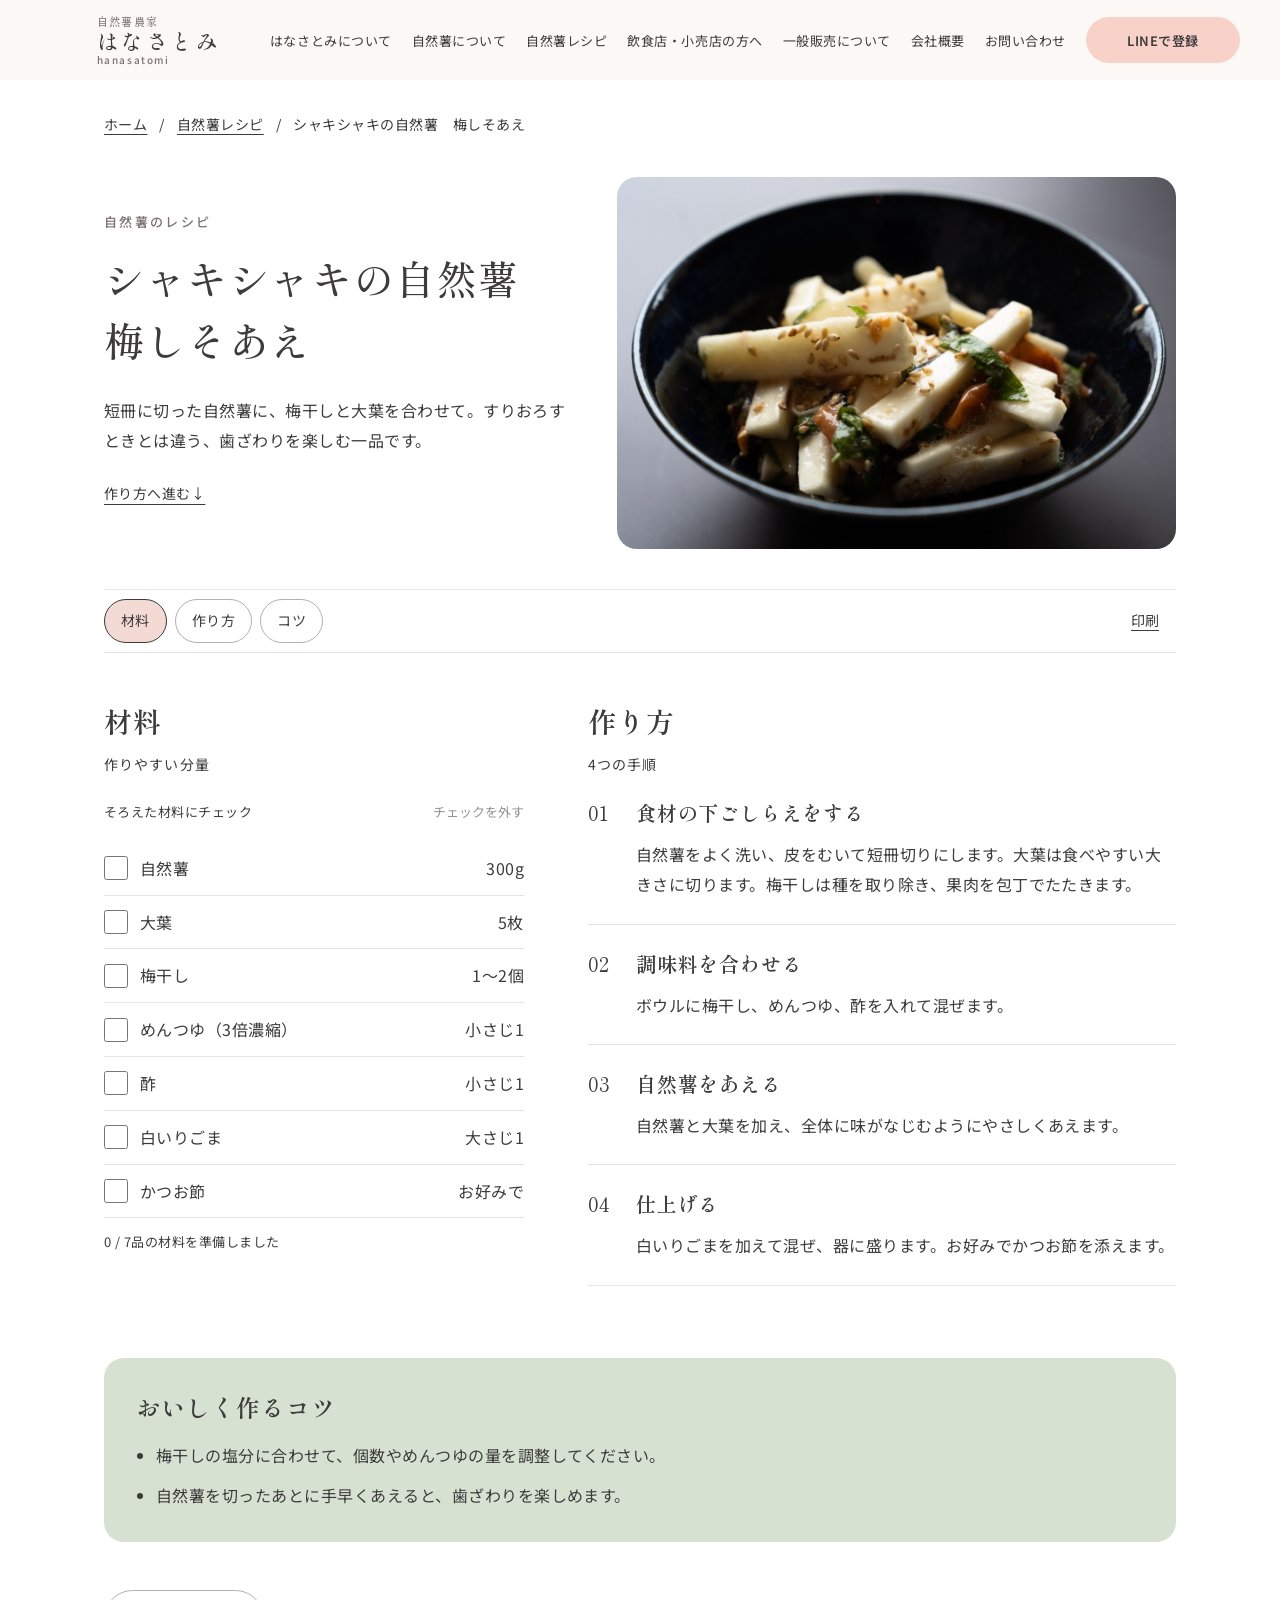
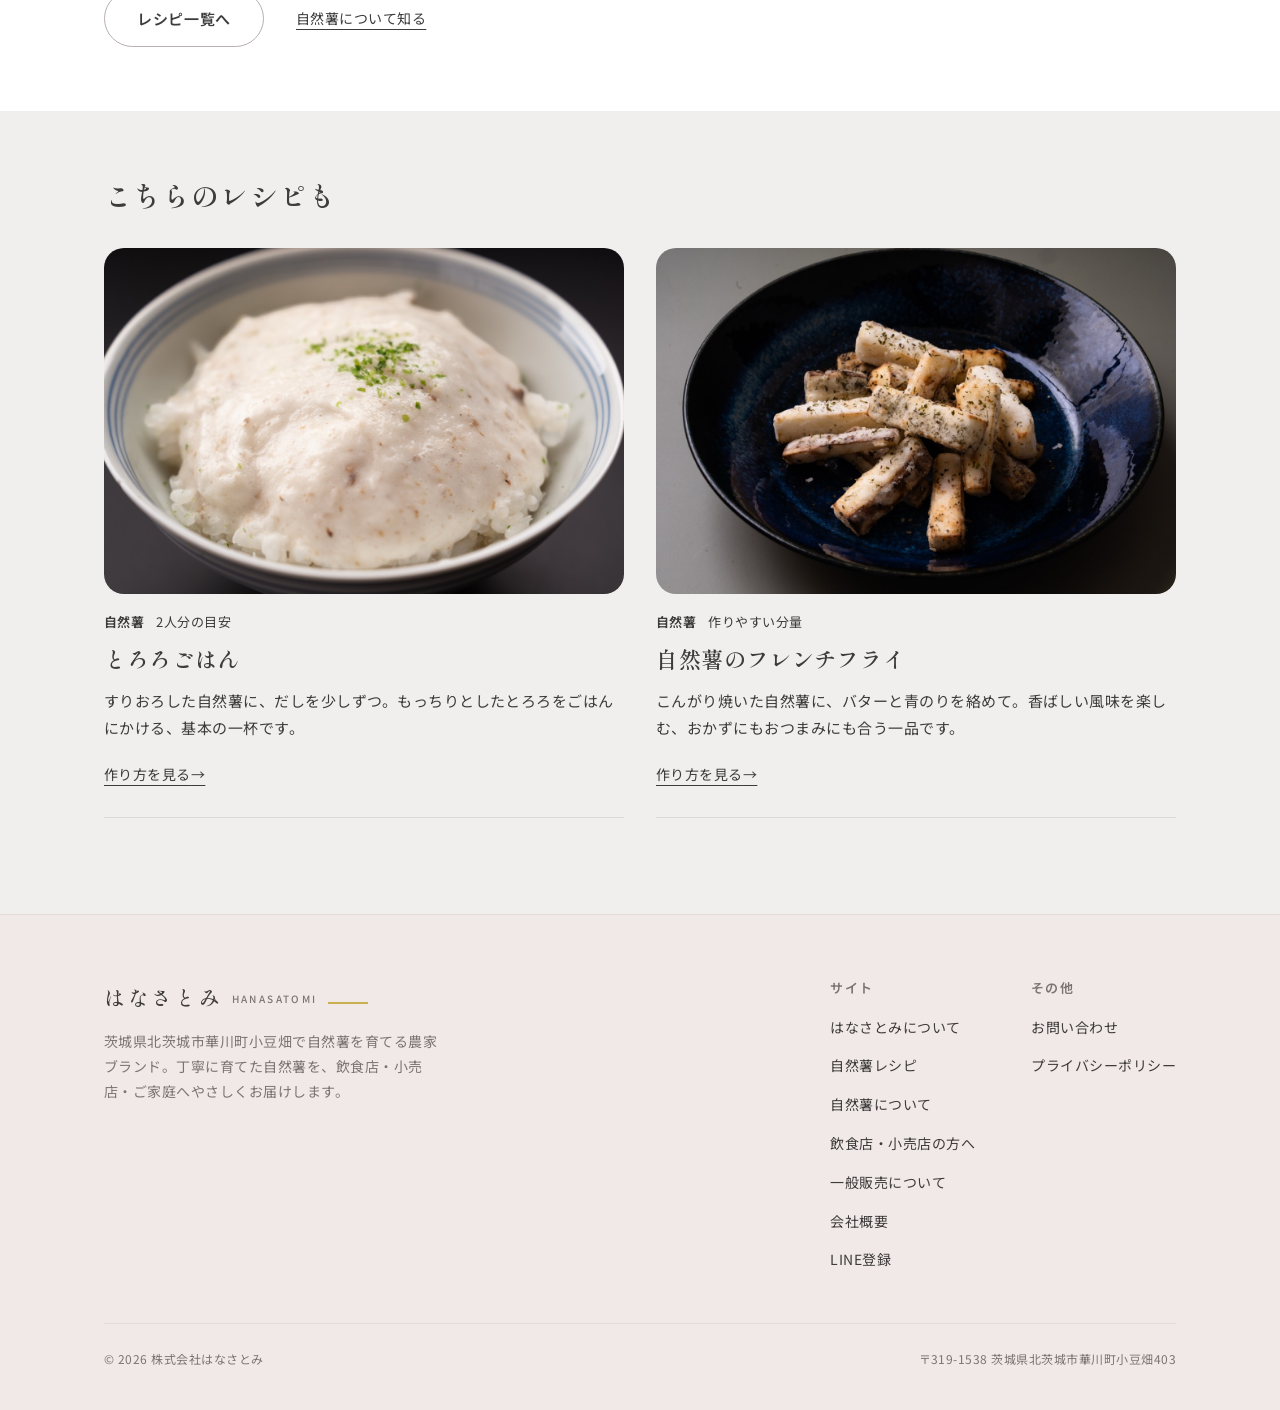
<file: recipes/jinenjo-ume-shiso/index.html>
<!DOCTYPE html>
<html lang="ja" class="recipes-document">
<head>
<!-- Google tag (gtag.js) -->
<script async src="https://www.googletagmanager.com/gtag/js?id=G-KFHSJD122E"></script>
<script>
  window.dataLayer = window.dataLayer || [];
  function gtag(){dataLayer.push(arguments);}
  gtag('js', new Date());

  gtag('config', 'G-KFHSJD122E');
</script>
<meta charset="UTF-8">
<meta name="viewport" content="width=device-width, initial-scale=1.0">
<title>シャキシャキの自然薯　梅しそあえ｜はなさとみ</title>
<meta name="description" content="短冊に切った自然薯に、梅干しと大葉を合わせて。すりおろすときとは違う、歯ざわりを楽しむ一品です。">
<link rel="canonical" href="https://hanasatomi.com/recipes/jinenjo-ume-shiso/">
<meta property="og:type" content="website">
<meta property="og:site_name" content="自然薯農家 はなさとみ">
<meta property="og:title" content="シャキシャキの自然薯　梅しそあえ｜はなさとみ">
<meta property="og:description" content="短冊に切った自然薯に、梅干しと大葉を合わせて。すりおろすときとは違う、歯ざわりを楽しむ一品です。">
<meta property="og:url" content="https://hanasatomi.com/recipes/jinenjo-ume-shiso/">
<meta property="og:image" content="https://hanasatomi.com/assets/images/jinenjo-ume-shiso-20261126.jpg">
<meta property="og:locale" content="ja_JP">
<meta name="twitter:card" content="summary_large_image">
<meta name="twitter:title" content="シャキシャキの自然薯　梅しそあえ｜はなさとみ">
<meta name="twitter:description" content="短冊に切った自然薯に、梅干しと大葉を合わせて。すりおろすときとは違う、歯ざわりを楽しむ一品です。">
<meta name="twitter:image" content="https://hanasatomi.com/assets/images/jinenjo-ume-shiso-20261126.jpg">
<link rel="icon" href="/favicon.ico" sizes="any">
<link rel="icon" type="image/svg+xml" href="/favicon.svg">
<link rel="apple-touch-icon" href="/apple-touch-icon.png">
<link rel="preconnect" href="https://fonts.googleapis.com">
<link rel="preconnect" href="https://fonts.gstatic.com" crossorigin>
<link href="https://fonts.googleapis.com/css2?family=Shippori+Mincho:wght@500;600&family=Noto+Sans+JP:wght@400;500;600&family=Noto+Serif+JP:wght@400;500&display=swap" rel="stylesheet">
<script>document.documentElement.classList.add('js');</script>
<link rel="stylesheet" href="/assets/css/styles.css?v=20261126-recipe-nav">
<script type="application/ld+json">
{
  "@context": "https://schema.org",
  "@type": "Organization",
  "name": "株式会社はなさとみ",
  "url": "https://hanasatomi.com/",
  "email": "info@hanasatomi.com",
  "address": {
    "@type": "PostalAddress",
    "postalCode": "319-1538",
    "addressRegion": "茨城県",
    "addressLocality": "北茨城市",
    "streetAddress": "華川町小豆畑403",
    "addressCountry": "JP"
  },
  "founder": {
    "@type": "Person",
    "name": "田口 実佳"
  },
  "description": "茨城県北茨城市で自然薯の栽培・販売、農産物の企画・販売を行う株式会社はなさとみです。"
}
</script>
<link rel="stylesheet" href="/assets/css/recipes.css?v=20261126-3">
<script type="application/ld+json">{"@context":"https://schema.org","@type":"BreadcrumbList","itemListElement":[{"@type":"ListItem","position":1,"name":"ホーム","item":"https://hanasatomi.com/"},{"@type":"ListItem","position":2,"name":"自然薯レシピ","item":"https://hanasatomi.com/recipes/"},{"@type":"ListItem","position":3,"name":"シャキシャキの自然薯　梅しそあえ","item":"https://hanasatomi.com/recipes/jinenjo-ume-shiso/"}]}</script>
<script type="application/ld+json">{"@context":"https://schema.org","@type":"Recipe","name":"シャキシャキの自然薯　梅しそあえ","description":"短冊に切った自然薯に、梅干しと大葉を合わせて。すりおろすときとは違う、歯ざわりを楽しむ一品です。","image":["https://hanasatomi.com/assets/images/jinenjo-ume-shiso-20261126.jpg"],"recipeYield":"作りやすい分量","recipeIngredient":["自然薯 300g","大葉 5枚","梅干し 1〜2個","めんつゆ（3倍濃縮） 小さじ1","酢 小さじ1","白いりごま 大さじ1","かつお節 お好みで"],"recipeInstructions":[{"@type":"HowToStep","name":"食材の下ごしらえをする","text":"自然薯をよく洗い、皮をむいて短冊切りにします。大葉は食べやすい大きさに切ります。梅干しは種を取り除き、果肉を包丁でたたきます。"},{"@type":"HowToStep","name":"調味料を合わせる","text":"ボウルに梅干し、めんつゆ、酢を入れて混ぜます。"},{"@type":"HowToStep","name":"自然薯をあえる","text":"自然薯と大葉を加え、全体に味がなじむようにやさしくあえます。"},{"@type":"HowToStep","name":"仕上げる","text":"白いりごまを加えて混ぜ、器に盛ります。お好みでかつお節を添えます。"}],"author":{"@type":"Organization","name":"株式会社はなさとみ","url":"https://hanasatomi.com/"}}</script>
</head>
<body class="recipes-page"><a class="recipe-skip" href="#main">本文へ進む</a>
<header class="site-header">
  <div class="container">
    <a href="/" class="brand"><span class="brand__tagline">自然薯農家</span><span class="brand__name">はなさとみ</span><span class="brand__roman">hanasatomi</span></a>
    <nav class="nav" id="site-nav">
      <a href="/about/">はなさとみについて</a>
      <a href="/jinenjo/">自然薯について</a>
      <a href="/recipes/" aria-current="true">自然薯レシピ</a>
      <a href="/wholesale/">飲食店・小売店の方へ</a>
      <a href="/coming-soon/">一般販売について</a>
      <a href="/#company">会社概要</a>
      <a href="/contact/">お問い合わせ</a>
      <a href="/line/" class="btn btn--primary">LINEで登録</a>
    </nav>
    <button class="nav-toggle" aria-label="メニューを開く" aria-expanded="false" aria-controls="site-nav">
      <span></span><span></span><span></span>
    </button>
  </div>
</header>
<main id="main">
<article class="container recipe-detail"><nav class="recipe-breadcrumbs" aria-label="パンくずリスト"><a href="/">ホーム</a><span aria-hidden="true">/</span><a href="/recipes/">自然薯レシピ</a><span aria-hidden="true">/</span><span aria-current="page">シャキシャキの自然薯　梅しそあえ</span></nav><header class="recipe-hero"><div class="recipe-hero-copy"><p class="eyebrow">自然薯のレシピ</p><h1><span>シャキシャキの自然薯</span><span>梅しそあえ</span></h1><p class="recipe-description">短冊に切った自然薯に、梅干しと大葉を合わせて。すりおろすときとは違う、歯ざわりを楽しむ一品です。</p><a class="recipe-quick-start" href="#steps">作り方へ進む<span aria-hidden="true"> ↓</span></a></div><figure class="recipe-main-photo"><img src="/assets/images/jinenjo-ume-shiso-20261126.jpg" alt="自然薯の短冊を梅干し、大葉、白いりごまであえた料理" width="1280" height="852" loading="eager" decoding="async"></figure></header><nav class="recipe-actions" aria-label="レシピ内の移動" data-recipe-nav><a href="#ingredients">材料</a><a href="#steps">作り方</a><a href="#tips">コツ</a><button type="button" data-print hidden>印刷</button></nav><div class="recipe-body"><section id="ingredients" tabindex="-1" aria-labelledby="ingredients-heading"><h2 id="ingredients-heading">材料<span>作りやすい分量</span></h2><div class="recipe-ingredient-tools" data-ingredient-tools hidden><p>そろえた材料にチェック</p><button type="button" data-clear-ingredients disabled>チェックを外す</button></div><ul class="recipe-ingredients"><li><label><input type="checkbox" data-ingredient-check><span class="recipe-ingredient-name">自然薯</span><span class="recipe-ingredient-quantity">300g</span></label></li>
<li><label><input type="checkbox" data-ingredient-check><span class="recipe-ingredient-name">大葉</span><span class="recipe-ingredient-quantity">5枚</span></label></li>
<li><label><input type="checkbox" data-ingredient-check><span class="recipe-ingredient-name">梅干し</span><span class="recipe-ingredient-quantity">1〜2個</span></label></li>
<li><label><input type="checkbox" data-ingredient-check><span class="recipe-ingredient-name">めんつゆ（3倍濃縮）</span><span class="recipe-ingredient-quantity">小さじ1</span></label></li>
<li><label><input type="checkbox" data-ingredient-check><span class="recipe-ingredient-name">酢</span><span class="recipe-ingredient-quantity">小さじ1</span></label></li>
<li><label><input type="checkbox" data-ingredient-check><span class="recipe-ingredient-name">白いりごま</span><span class="recipe-ingredient-quantity">大さじ1</span></label></li>
<li><label><input type="checkbox" data-ingredient-check><span class="recipe-ingredient-name">かつお節</span><span class="recipe-ingredient-quantity">お好みで</span></label></li></ul><p class="recipe-prepared" role="status" aria-live="polite" data-ingredient-status hidden></p></section><section id="steps" tabindex="-1" aria-labelledby="steps-heading"><h2 id="steps-heading">作り方<span>4つの手順</span></h2><ol class="recipe-steps"><li><h3>食材の下ごしらえをする</h3><p>自然薯をよく洗い、皮をむいて短冊切りにします。大葉は食べやすい大きさに切ります。梅干しは種を取り除き、果肉を包丁でたたきます。</p></li>
<li><h3>調味料を合わせる</h3><p>ボウルに梅干し、めんつゆ、酢を入れて混ぜます。</p></li>
<li><h3>自然薯をあえる</h3><p>自然薯と大葉を加え、全体に味がなじむようにやさしくあえます。</p></li>
<li><h3>仕上げる</h3><p>白いりごまを加えて混ぜ、器に盛ります。お好みでかつお節を添えます。</p></li></ol></section></div><aside id="tips" class="recipe-tips" tabindex="-1" aria-labelledby="tips-heading"><h2 id="tips-heading">おいしく作るコツ</h2><ul><li>梅干しの塩分に合わせて、個数やめんつゆの量を調整してください。</li><li>自然薯を切ったあとに手早くあえると、歯ざわりを楽しめます。</li></ul></aside><nav class="recipe-bottom-nav" aria-label="レシピの関連ページ"><a class="btn btn--secondary" data-recipe-return href="/recipes/">レシピ一覧へ</a><a class="recipe-read" href="/jinenjo/">自然薯について知る</a></nav></article><section class="recipe-related"><div class="container"><h2>こちらのレシピも</h2><ul class="recipe-grid"><li class="recipe-card" data-category="jinenjo" data-keywords="とろろごはん 自然薯 すりおろした自然薯に、だしを少しずつ。もっちりとしたとろろをごはんにかける、基本の一杯です。 自然薯 ごはん 冷ましただし汁 しょうゆ 青のり・ねぎ・わさびなど"><a class="recipe-card-link" href="/recipes/tororo-rice/" aria-labelledby="card-tororo-rice"><div class="recipe-card-photo"><img src="/assets/images/tororo-rice-20261126.jpg" alt="青い縁の茶碗に盛ったとろろごはん" width="1280" height="853" loading="lazy" decoding="async"></div><div class="recipe-card-copy"><p class="recipe-card-meta"><span>自然薯</span><span>2人分の目安</span></p><h2 id="card-tororo-rice">とろろごはん</h2><p class="recipe-card-description">すりおろした自然薯に、だしを少しずつ。もっちりとしたとろろをごはんにかける、基本の一杯です。</p><span class="recipe-read">作り方を見る<span aria-hidden="true"> →</span></span></div></a></li><li class="recipe-card" data-category="jinenjo" data-keywords="自然薯のフレンチフライ 自然薯 こんがり焼いた自然薯に、バターと青のりを絡めて。香ばしい風味を楽しむ、おかずにもおつまみにも合う一品です。 自然薯 片栗粉 油 バター 青のり"><a class="recipe-card-link" href="/recipes/jinenjo-butter-soy/" aria-labelledby="card-jinenjo-butter-soy"><div class="recipe-card-photo"><img src="/assets/images/jinenjo-butter-soy-20261126.jpg" alt="こんがり焼いた自然薯のスティックにバターと青のりを絡め、青い皿に盛ったフレンチフライ" width="1280" height="853" loading="lazy" decoding="async"></div><div class="recipe-card-copy"><p class="recipe-card-meta"><span>自然薯</span><span>作りやすい分量</span></p><h2 id="card-jinenjo-butter-soy" class="recipe-card-title--single-line">自然薯のフレンチフライ</h2><p class="recipe-card-description">こんがり焼いた自然薯に、バターと青のりを絡めて。香ばしい風味を楽しむ、おかずにもおつまみにも合う一品です。</p><span class="recipe-read">作り方を見る<span aria-hidden="true"> →</span></span></div></a></li></ul></div></section>
</main>
<footer class="site-footer">
  <div class="container">
    <div class="footer-grid">
      <div class="footer-about">
        <div class="brand">はなさとみ<small>HANASATOMI</small></div>
        <p>茨城県北茨城市華川町小豆畑で自然薯を育てる農家ブランド。丁寧に育てた自然薯を、飲食店・小売店・ご家庭へやさしくお届けします。</p>
      </div>
      <div class="footer-nav">
        <div>
          <h4>サイト</h4>
          <ul>
            <li><a href="/about/">はなさとみについて</a></li>
            <li><a href="/recipes/">自然薯レシピ</a></li>
            <li><a href="/jinenjo/">自然薯について</a></li>
            <li><a href="/wholesale/">飲食店・小売店の方へ</a></li>
            <li><a href="/coming-soon/">一般販売について</a></li>
            <li><a href="/#company">会社概要</a></li>
            <li><a href="/line/">LINE登録</a></li>
          </ul>
        </div>
        <div>
          <h4>その他</h4>
          <ul>
            <li><a href="/contact/">お問い合わせ</a></li>
            <li><a href="/privacy/">プライバシーポリシー</a></li>
          </ul>
        </div>
      </div>
    </div>
    <div class="footer-bottom">
      <span>© 2026 株式会社はなさとみ</span>
      <span>〒319-1538 茨城県北茨城市華川町小豆畑403</span>
    </div>
  </div>
</footer>
<script src="/assets/js/main.js?v=20260710-polish2"></script>
<script src="/assets/js/recipes.js?v=20261126-2" defer></script>
</body>
</html>
</file>
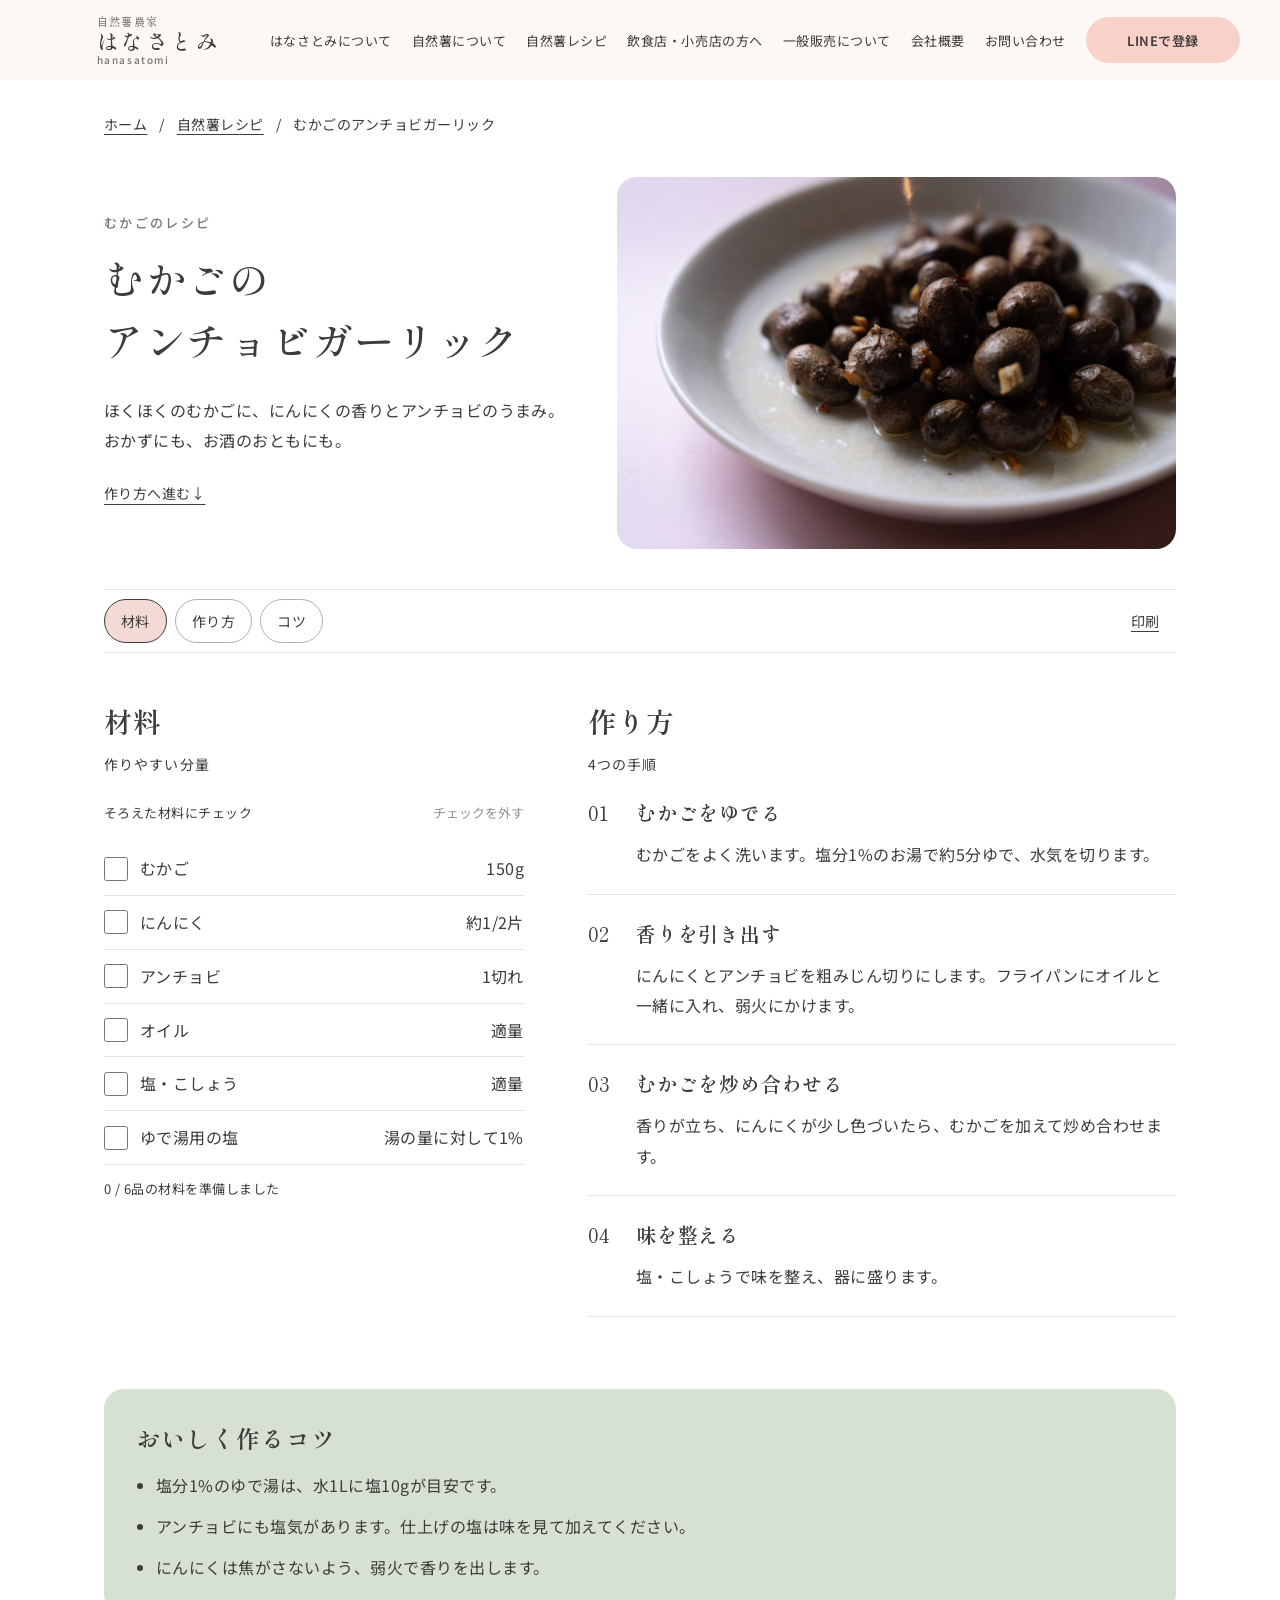
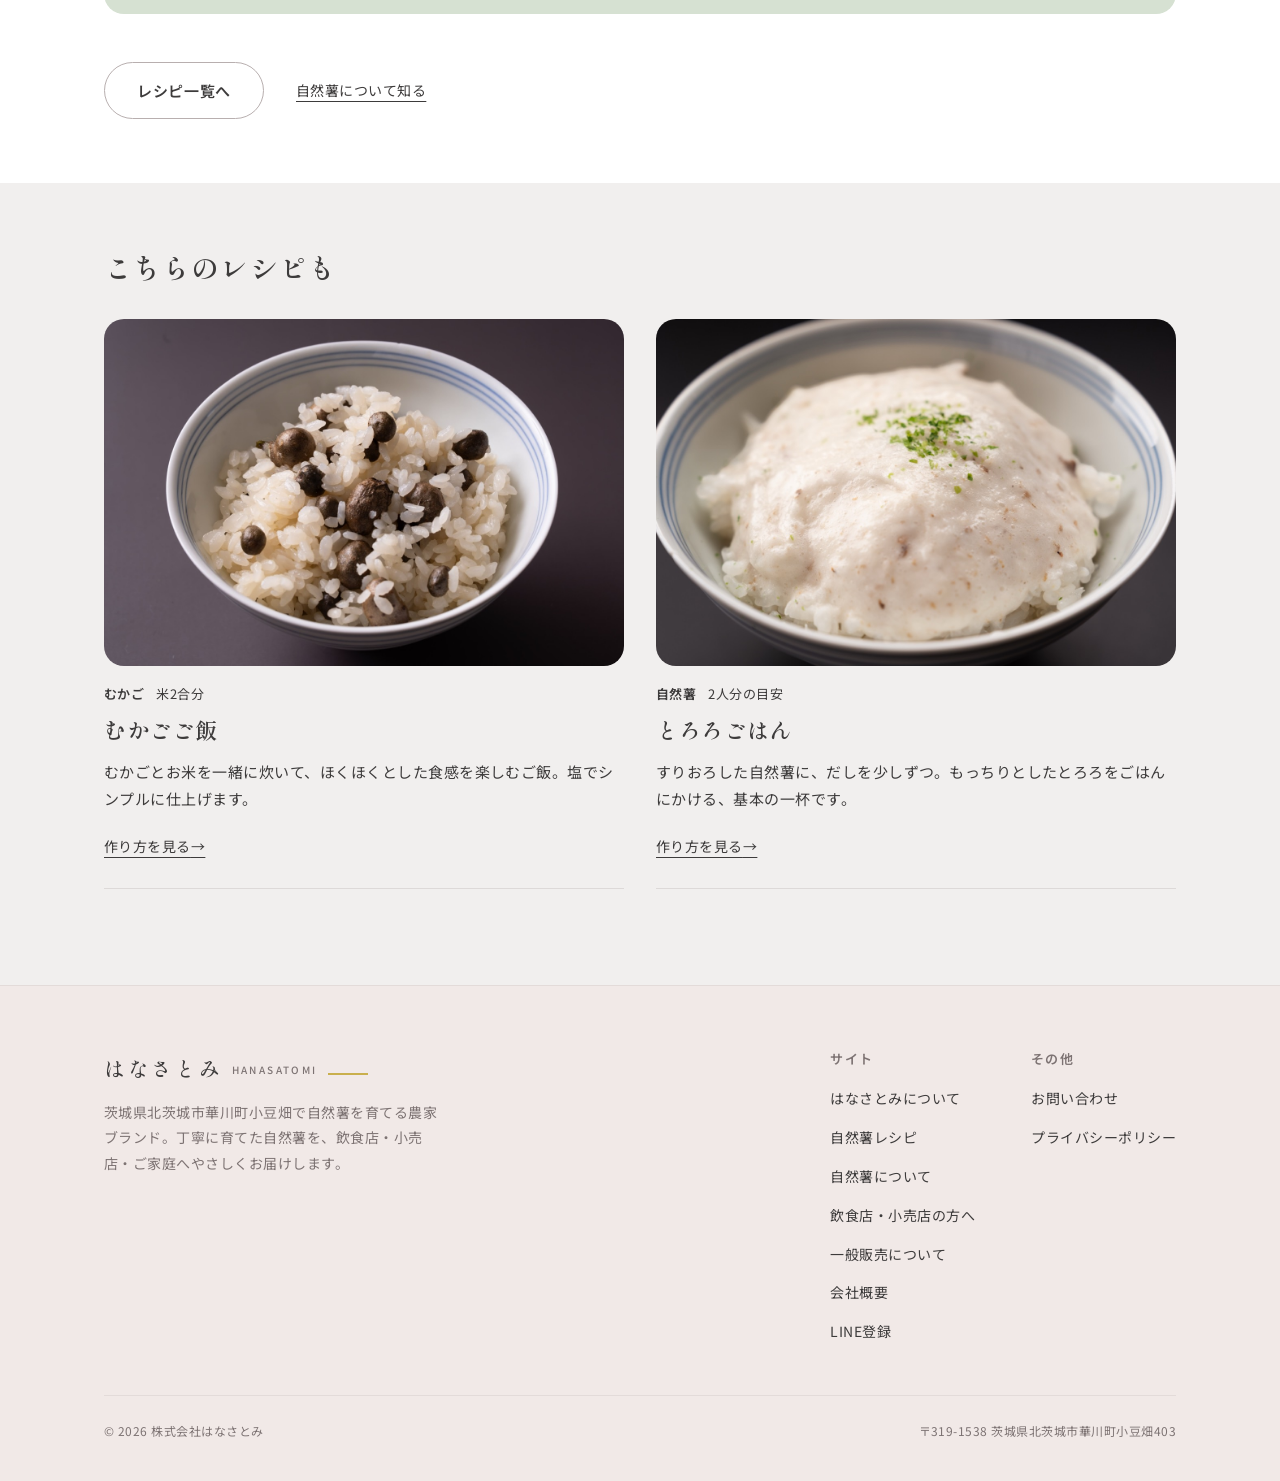
<file: recipes/mukago-anchovy-garlic/index.html>
<!DOCTYPE html>
<html lang="ja" class="recipes-document">
<head>
<!-- Google tag (gtag.js) -->
<script async src="https://www.googletagmanager.com/gtag/js?id=G-KFHSJD122E"></script>
<script>
  window.dataLayer = window.dataLayer || [];
  function gtag(){dataLayer.push(arguments);}
  gtag('js', new Date());

  gtag('config', 'G-KFHSJD122E');
</script>
<meta charset="UTF-8">
<meta name="viewport" content="width=device-width, initial-scale=1.0">
<title>むかごのアンチョビガーリック｜はなさとみ</title>
<meta name="description" content="ほくほくのむかごに、にんにくの香りとアンチョビのうまみ。おかずにも、お酒のおともにも。">
<link rel="canonical" href="https://hanasatomi.com/recipes/mukago-anchovy-garlic/">
<meta property="og:type" content="website">
<meta property="og:site_name" content="自然薯農家 はなさとみ">
<meta property="og:title" content="むかごのアンチョビガーリック｜はなさとみ">
<meta property="og:description" content="ほくほくのむかごに、にんにくの香りとアンチョビのうまみ。おかずにも、お酒のおともにも。">
<meta property="og:url" content="https://hanasatomi.com/recipes/mukago-anchovy-garlic/">
<meta property="og:image" content="https://hanasatomi.com/assets/images/mukago-anchovy-garlic-20261126.jpg">
<meta property="og:locale" content="ja_JP">
<meta name="twitter:card" content="summary_large_image">
<meta name="twitter:title" content="むかごのアンチョビガーリック｜はなさとみ">
<meta name="twitter:description" content="ほくほくのむかごに、にんにくの香りとアンチョビのうまみ。おかずにも、お酒のおともにも。">
<meta name="twitter:image" content="https://hanasatomi.com/assets/images/mukago-anchovy-garlic-20261126.jpg">
<link rel="icon" href="/favicon.ico" sizes="any">
<link rel="icon" type="image/svg+xml" href="/favicon.svg">
<link rel="apple-touch-icon" href="/apple-touch-icon.png">
<link rel="preconnect" href="https://fonts.googleapis.com">
<link rel="preconnect" href="https://fonts.gstatic.com" crossorigin>
<link href="https://fonts.googleapis.com/css2?family=Shippori+Mincho:wght@500;600&family=Noto+Sans+JP:wght@400;500;600&family=Noto+Serif+JP:wght@400;500&display=swap" rel="stylesheet">
<script>document.documentElement.classList.add('js');</script>
<link rel="stylesheet" href="/assets/css/styles.css?v=20261126-recipe-nav">
<script type="application/ld+json">
{
  "@context": "https://schema.org",
  "@type": "Organization",
  "name": "株式会社はなさとみ",
  "url": "https://hanasatomi.com/",
  "email": "info@hanasatomi.com",
  "address": {
    "@type": "PostalAddress",
    "postalCode": "319-1538",
    "addressRegion": "茨城県",
    "addressLocality": "北茨城市",
    "streetAddress": "華川町小豆畑403",
    "addressCountry": "JP"
  },
  "founder": {
    "@type": "Person",
    "name": "田口 実佳"
  },
  "description": "茨城県北茨城市で自然薯の栽培・販売、農産物の企画・販売を行う株式会社はなさとみです。"
}
</script>
<link rel="stylesheet" href="/assets/css/recipes.css?v=20261126-3">
<script type="application/ld+json">{"@context":"https://schema.org","@type":"BreadcrumbList","itemListElement":[{"@type":"ListItem","position":1,"name":"ホーム","item":"https://hanasatomi.com/"},{"@type":"ListItem","position":2,"name":"自然薯レシピ","item":"https://hanasatomi.com/recipes/"},{"@type":"ListItem","position":3,"name":"むかごのアンチョビガーリック","item":"https://hanasatomi.com/recipes/mukago-anchovy-garlic/"}]}</script>
<script type="application/ld+json">{"@context":"https://schema.org","@type":"Recipe","name":"むかごのアンチョビガーリック","description":"ほくほくのむかごに、にんにくの香りとアンチョビのうまみ。おかずにも、お酒のおともにも。","image":["https://hanasatomi.com/assets/images/mukago-anchovy-garlic-20261126.jpg"],"recipeYield":"作りやすい分量","recipeIngredient":["むかご 150g","にんにく 約1/2片","アンチョビ 1切れ","オイル 適量","塩・こしょう 適量","ゆで湯用の塩 湯の量に対して1%"],"recipeInstructions":[{"@type":"HowToStep","name":"むかごをゆでる","text":"むかごをよく洗います。塩分1%のお湯で約5分ゆで、水気を切ります。"},{"@type":"HowToStep","name":"香りを引き出す","text":"にんにくとアンチョビを粗みじん切りにします。フライパンにオイルと一緒に入れ、弱火にかけます。"},{"@type":"HowToStep","name":"むかごを炒め合わせる","text":"香りが立ち、にんにくが少し色づいたら、むかごを加えて炒め合わせます。"},{"@type":"HowToStep","name":"味を整える","text":"塩・こしょうで味を整え、器に盛ります。"}],"author":{"@type":"Organization","name":"株式会社はなさとみ","url":"https://hanasatomi.com/"}}</script>
</head>
<body class="recipes-page"><a class="recipe-skip" href="#main">本文へ進む</a>
<header class="site-header">
  <div class="container">
    <a href="/" class="brand"><span class="brand__tagline">自然薯農家</span><span class="brand__name">はなさとみ</span><span class="brand__roman">hanasatomi</span></a>
    <nav class="nav" id="site-nav">
      <a href="/about/">はなさとみについて</a>
      <a href="/jinenjo/">自然薯について</a>
      <a href="/recipes/" aria-current="true">自然薯レシピ</a>
      <a href="/wholesale/">飲食店・小売店の方へ</a>
      <a href="/coming-soon/">一般販売について</a>
      <a href="/#company">会社概要</a>
      <a href="/contact/">お問い合わせ</a>
      <a href="/line/" class="btn btn--primary">LINEで登録</a>
    </nav>
    <button class="nav-toggle" aria-label="メニューを開く" aria-expanded="false" aria-controls="site-nav">
      <span></span><span></span><span></span>
    </button>
  </div>
</header>
<main id="main">
<article class="container recipe-detail"><nav class="recipe-breadcrumbs" aria-label="パンくずリスト"><a href="/">ホーム</a><span aria-hidden="true">/</span><a href="/recipes/">自然薯レシピ</a><span aria-hidden="true">/</span><span aria-current="page">むかごのアンチョビガーリック</span></nav><header class="recipe-hero"><div class="recipe-hero-copy"><p class="eyebrow">むかごのレシピ</p><h1><span>むかごの</span><span>アンチョビガーリック</span></h1><p class="recipe-description">ほくほくのむかごに、にんにくの香りとアンチョビのうまみ。おかずにも、お酒のおともにも。</p><a class="recipe-quick-start" href="#steps">作り方へ進む<span aria-hidden="true"> ↓</span></a></div><figure class="recipe-main-photo"><img src="/assets/images/mukago-anchovy-garlic-20261126.jpg" alt="にんにくとアンチョビで炒めたむかごを白い皿に盛った料理" width="1280" height="853" loading="eager" decoding="async"></figure></header><nav class="recipe-actions" aria-label="レシピ内の移動" data-recipe-nav><a href="#ingredients">材料</a><a href="#steps">作り方</a><a href="#tips">コツ</a><button type="button" data-print hidden>印刷</button></nav><div class="recipe-body"><section id="ingredients" tabindex="-1" aria-labelledby="ingredients-heading"><h2 id="ingredients-heading">材料<span>作りやすい分量</span></h2><div class="recipe-ingredient-tools" data-ingredient-tools hidden><p>そろえた材料にチェック</p><button type="button" data-clear-ingredients disabled>チェックを外す</button></div><ul class="recipe-ingredients"><li><label><input type="checkbox" data-ingredient-check><span class="recipe-ingredient-name">むかご</span><span class="recipe-ingredient-quantity">150g</span></label></li>
<li><label><input type="checkbox" data-ingredient-check><span class="recipe-ingredient-name">にんにく</span><span class="recipe-ingredient-quantity">約1/2片</span></label></li>
<li><label><input type="checkbox" data-ingredient-check><span class="recipe-ingredient-name">アンチョビ</span><span class="recipe-ingredient-quantity">1切れ</span></label></li>
<li><label><input type="checkbox" data-ingredient-check><span class="recipe-ingredient-name">オイル</span><span class="recipe-ingredient-quantity">適量</span></label></li>
<li><label><input type="checkbox" data-ingredient-check><span class="recipe-ingredient-name">塩・こしょう</span><span class="recipe-ingredient-quantity">適量</span></label></li>
<li><label><input type="checkbox" data-ingredient-check><span class="recipe-ingredient-name">ゆで湯用の塩</span><span class="recipe-ingredient-quantity">湯の量に対して1%</span></label></li></ul><p class="recipe-prepared" role="status" aria-live="polite" data-ingredient-status hidden></p></section><section id="steps" tabindex="-1" aria-labelledby="steps-heading"><h2 id="steps-heading">作り方<span>4つの手順</span></h2><ol class="recipe-steps"><li><h3>むかごをゆでる</h3><p>むかごをよく洗います。塩分1%のお湯で約5分ゆで、水気を切ります。</p></li>
<li><h3>香りを引き出す</h3><p>にんにくとアンチョビを粗みじん切りにします。フライパンにオイルと一緒に入れ、弱火にかけます。</p></li>
<li><h3>むかごを炒め合わせる</h3><p>香りが立ち、にんにくが少し色づいたら、むかごを加えて炒め合わせます。</p></li>
<li><h3>味を整える</h3><p>塩・こしょうで味を整え、器に盛ります。</p></li></ol></section></div><aside id="tips" class="recipe-tips" tabindex="-1" aria-labelledby="tips-heading"><h2 id="tips-heading">おいしく作るコツ</h2><ul><li>塩分1%のゆで湯は、水1Lに塩10gが目安です。</li><li>アンチョビにも塩気があります。仕上げの塩は味を見て加えてください。</li><li>にんにくは焦がさないよう、弱火で香りを出します。</li></ul></aside><nav class="recipe-bottom-nav" aria-label="レシピの関連ページ"><a class="btn btn--secondary" data-recipe-return href="/recipes/">レシピ一覧へ</a><a class="recipe-read" href="/jinenjo/">自然薯について知る</a></nav></article><section class="recipe-related"><div class="container"><h2>こちらのレシピも</h2><ul class="recipe-grid"><li class="recipe-card" data-category="mukago" data-keywords="むかごご飯 むかご むかごとお米を一緒に炊いて、ほくほくとした食感を楽しむご飯。塩でシンプルに仕上げます。 米 むかご 塩 水"><a class="recipe-card-link" href="/recipes/mukago-rice/" aria-labelledby="card-mukago-rice"><div class="recipe-card-photo"><img src="/assets/images/mukago-rice-20261126.jpg" alt="むかごを炊き込んだご飯を茶碗に盛った一杯" width="1280" height="853" loading="lazy" decoding="async"></div><div class="recipe-card-copy"><p class="recipe-card-meta"><span>むかご</span><span>米2合分</span></p><h2 id="card-mukago-rice">むかごご飯</h2><p class="recipe-card-description">むかごとお米を一緒に炊いて、ほくほくとした食感を楽しむご飯。塩でシンプルに仕上げます。</p><span class="recipe-read">作り方を見る<span aria-hidden="true"> →</span></span></div></a></li><li class="recipe-card" data-category="jinenjo" data-keywords="とろろごはん 自然薯 すりおろした自然薯に、だしを少しずつ。もっちりとしたとろろをごはんにかける、基本の一杯です。 自然薯 ごはん 冷ましただし汁 しょうゆ 青のり・ねぎ・わさびなど"><a class="recipe-card-link" href="/recipes/tororo-rice/" aria-labelledby="card-tororo-rice"><div class="recipe-card-photo"><img src="/assets/images/tororo-rice-20261126.jpg" alt="青い縁の茶碗に盛ったとろろごはん" width="1280" height="853" loading="lazy" decoding="async"></div><div class="recipe-card-copy"><p class="recipe-card-meta"><span>自然薯</span><span>2人分の目安</span></p><h2 id="card-tororo-rice">とろろごはん</h2><p class="recipe-card-description">すりおろした自然薯に、だしを少しずつ。もっちりとしたとろろをごはんにかける、基本の一杯です。</p><span class="recipe-read">作り方を見る<span aria-hidden="true"> →</span></span></div></a></li></ul></div></section>
</main>
<footer class="site-footer">
  <div class="container">
    <div class="footer-grid">
      <div class="footer-about">
        <div class="brand">はなさとみ<small>HANASATOMI</small></div>
        <p>茨城県北茨城市華川町小豆畑で自然薯を育てる農家ブランド。丁寧に育てた自然薯を、飲食店・小売店・ご家庭へやさしくお届けします。</p>
      </div>
      <div class="footer-nav">
        <div>
          <h4>サイト</h4>
          <ul>
            <li><a href="/about/">はなさとみについて</a></li>
            <li><a href="/recipes/">自然薯レシピ</a></li>
            <li><a href="/jinenjo/">自然薯について</a></li>
            <li><a href="/wholesale/">飲食店・小売店の方へ</a></li>
            <li><a href="/coming-soon/">一般販売について</a></li>
            <li><a href="/#company">会社概要</a></li>
            <li><a href="/line/">LINE登録</a></li>
          </ul>
        </div>
        <div>
          <h4>その他</h4>
          <ul>
            <li><a href="/contact/">お問い合わせ</a></li>
            <li><a href="/privacy/">プライバシーポリシー</a></li>
          </ul>
        </div>
      </div>
    </div>
    <div class="footer-bottom">
      <span>© 2026 株式会社はなさとみ</span>
      <span>〒319-1538 茨城県北茨城市華川町小豆畑403</span>
    </div>
  </div>
</footer>
<script src="/assets/js/main.js?v=20260710-polish2"></script>
<script src="/assets/js/recipes.js?v=20261126-2" defer></script>
</body>
</html>
</file>
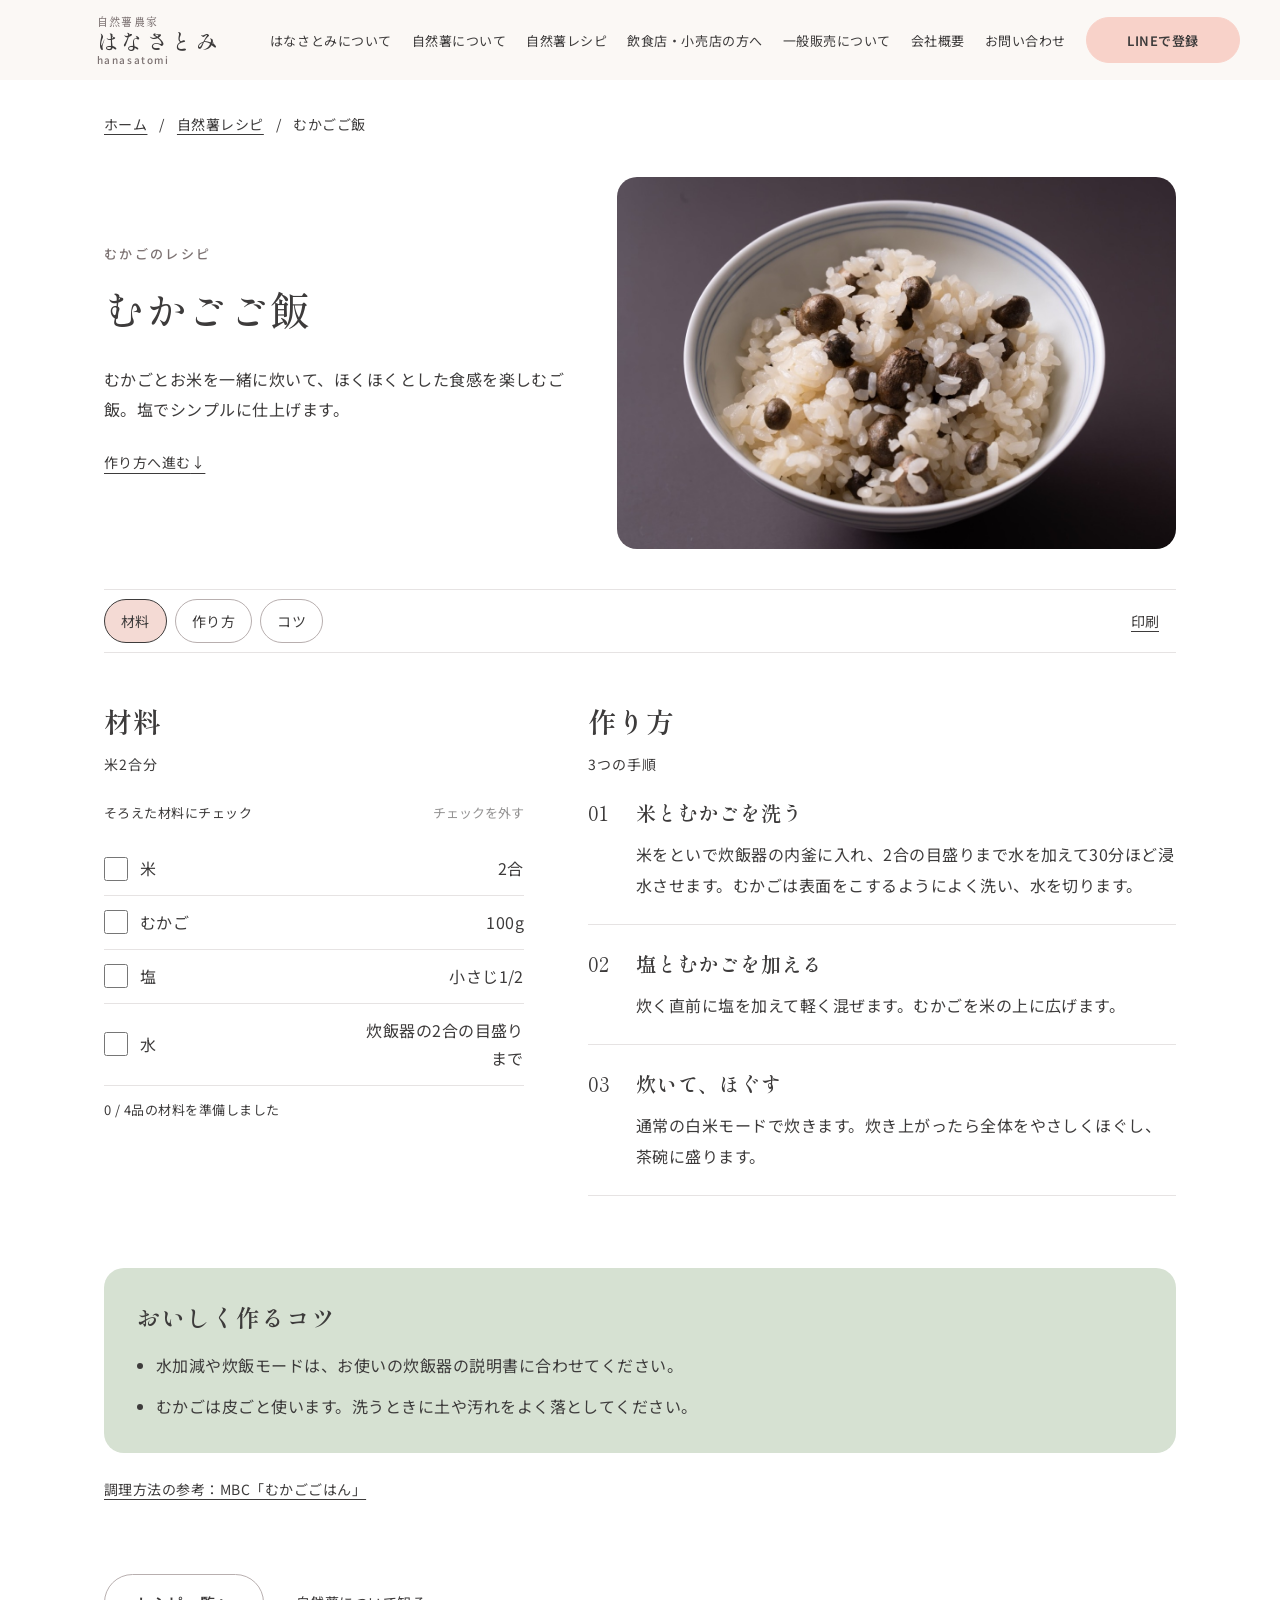
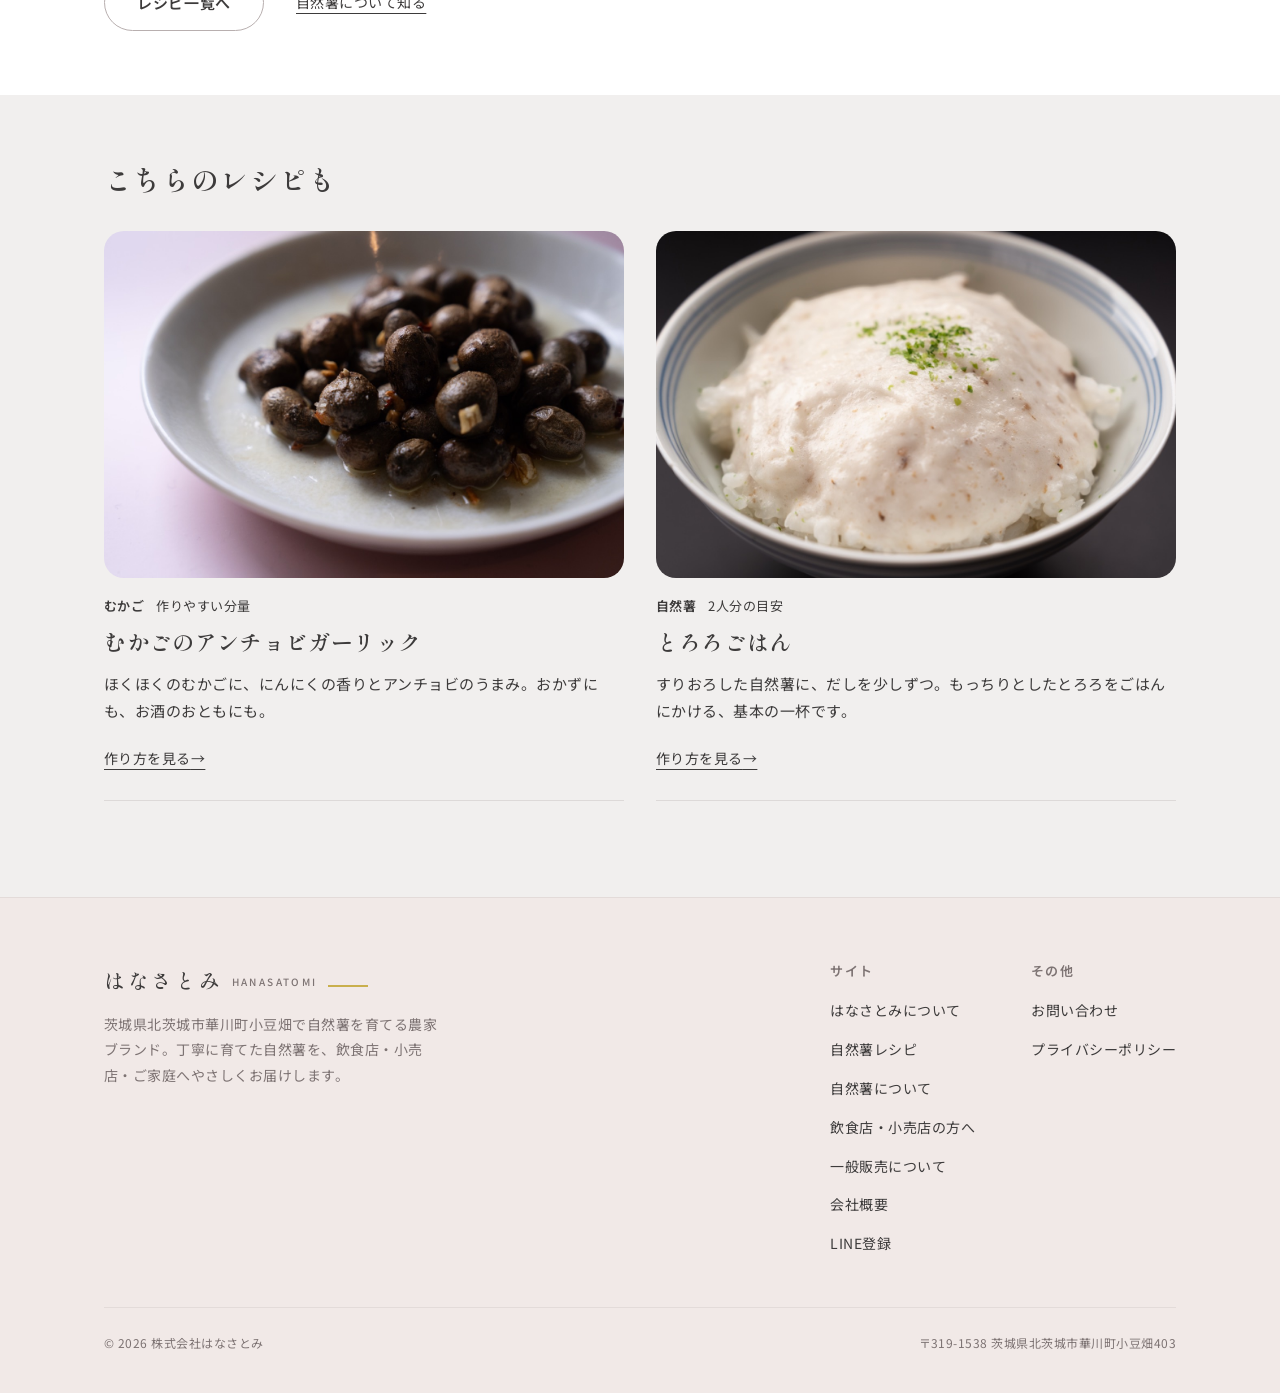
<file: recipes/mukago-rice/index.html>
<!DOCTYPE html>
<html lang="ja" class="recipes-document">
<head>
<!-- Google tag (gtag.js) -->
<script async src="https://www.googletagmanager.com/gtag/js?id=G-KFHSJD122E"></script>
<script>
  window.dataLayer = window.dataLayer || [];
  function gtag(){dataLayer.push(arguments);}
  gtag('js', new Date());

  gtag('config', 'G-KFHSJD122E');
</script>
<meta charset="UTF-8">
<meta name="viewport" content="width=device-width, initial-scale=1.0">
<title>むかごご飯｜はなさとみ</title>
<meta name="description" content="むかごとお米を一緒に炊いて、ほくほくとした食感を楽しむご飯。塩でシンプルに仕上げます。">
<link rel="canonical" href="https://hanasatomi.com/recipes/mukago-rice/">
<meta property="og:type" content="website">
<meta property="og:site_name" content="自然薯農家 はなさとみ">
<meta property="og:title" content="むかごご飯｜はなさとみ">
<meta property="og:description" content="むかごとお米を一緒に炊いて、ほくほくとした食感を楽しむご飯。塩でシンプルに仕上げます。">
<meta property="og:url" content="https://hanasatomi.com/recipes/mukago-rice/">
<meta property="og:image" content="https://hanasatomi.com/assets/images/mukago-rice-20261126.jpg">
<meta property="og:locale" content="ja_JP">
<meta name="twitter:card" content="summary_large_image">
<meta name="twitter:title" content="むかごご飯｜はなさとみ">
<meta name="twitter:description" content="むかごとお米を一緒に炊いて、ほくほくとした食感を楽しむご飯。塩でシンプルに仕上げます。">
<meta name="twitter:image" content="https://hanasatomi.com/assets/images/mukago-rice-20261126.jpg">
<link rel="icon" href="/favicon.ico" sizes="any">
<link rel="icon" type="image/svg+xml" href="/favicon.svg">
<link rel="apple-touch-icon" href="/apple-touch-icon.png">
<link rel="preconnect" href="https://fonts.googleapis.com">
<link rel="preconnect" href="https://fonts.gstatic.com" crossorigin>
<link href="https://fonts.googleapis.com/css2?family=Shippori+Mincho:wght@500;600&family=Noto+Sans+JP:wght@400;500;600&family=Noto+Serif+JP:wght@400;500&display=swap" rel="stylesheet">
<script>document.documentElement.classList.add('js');</script>
<link rel="stylesheet" href="/assets/css/styles.css?v=20261126-recipe-nav">
<script type="application/ld+json">
{
  "@context": "https://schema.org",
  "@type": "Organization",
  "name": "株式会社はなさとみ",
  "url": "https://hanasatomi.com/",
  "email": "info@hanasatomi.com",
  "address": {
    "@type": "PostalAddress",
    "postalCode": "319-1538",
    "addressRegion": "茨城県",
    "addressLocality": "北茨城市",
    "streetAddress": "華川町小豆畑403",
    "addressCountry": "JP"
  },
  "founder": {
    "@type": "Person",
    "name": "田口 実佳"
  },
  "description": "茨城県北茨城市で自然薯の栽培・販売、農産物の企画・販売を行う株式会社はなさとみです。"
}
</script>
<link rel="stylesheet" href="/assets/css/recipes.css?v=20261126-3">
<script type="application/ld+json">{"@context":"https://schema.org","@type":"BreadcrumbList","itemListElement":[{"@type":"ListItem","position":1,"name":"ホーム","item":"https://hanasatomi.com/"},{"@type":"ListItem","position":2,"name":"自然薯レシピ","item":"https://hanasatomi.com/recipes/"},{"@type":"ListItem","position":3,"name":"むかごご飯","item":"https://hanasatomi.com/recipes/mukago-rice/"}]}</script>
<script type="application/ld+json">{"@context":"https://schema.org","@type":"Recipe","name":"むかごご飯","description":"むかごとお米を一緒に炊いて、ほくほくとした食感を楽しむご飯。塩でシンプルに仕上げます。","image":["https://hanasatomi.com/assets/images/mukago-rice-20261126.jpg"],"recipeYield":"米2合分","recipeIngredient":["米 2合","むかご 100g","塩 小さじ1/2","水 炊飯器の2合の目盛りまで"],"recipeInstructions":[{"@type":"HowToStep","name":"米とむかごを洗う","text":"米をといで炊飯器の内釜に入れ、2合の目盛りまで水を加えて30分ほど浸水させます。むかごは表面をこするようによく洗い、水を切ります。"},{"@type":"HowToStep","name":"塩とむかごを加える","text":"炊く直前に塩を加えて軽く混ぜます。むかごを米の上に広げます。"},{"@type":"HowToStep","name":"炊いて、ほぐす","text":"通常の白米モードで炊きます。炊き上がったら全体をやさしくほぐし、茶碗に盛ります。"}],"author":{"@type":"Organization","name":"株式会社はなさとみ","url":"https://hanasatomi.com/"}}</script>
</head>
<body class="recipes-page"><a class="recipe-skip" href="#main">本文へ進む</a>
<header class="site-header">
  <div class="container">
    <a href="/" class="brand"><span class="brand__tagline">自然薯農家</span><span class="brand__name">はなさとみ</span><span class="brand__roman">hanasatomi</span></a>
    <nav class="nav" id="site-nav">
      <a href="/about/">はなさとみについて</a>
      <a href="/jinenjo/">自然薯について</a>
      <a href="/recipes/" aria-current="true">自然薯レシピ</a>
      <a href="/wholesale/">飲食店・小売店の方へ</a>
      <a href="/coming-soon/">一般販売について</a>
      <a href="/#company">会社概要</a>
      <a href="/contact/">お問い合わせ</a>
      <a href="/line/" class="btn btn--primary">LINEで登録</a>
    </nav>
    <button class="nav-toggle" aria-label="メニューを開く" aria-expanded="false" aria-controls="site-nav">
      <span></span><span></span><span></span>
    </button>
  </div>
</header>
<main id="main">
<article class="container recipe-detail"><nav class="recipe-breadcrumbs" aria-label="パンくずリスト"><a href="/">ホーム</a><span aria-hidden="true">/</span><a href="/recipes/">自然薯レシピ</a><span aria-hidden="true">/</span><span aria-current="page">むかごご飯</span></nav><header class="recipe-hero"><div class="recipe-hero-copy"><p class="eyebrow">むかごのレシピ</p><h1>むかごご飯</h1><p class="recipe-description">むかごとお米を一緒に炊いて、ほくほくとした食感を楽しむご飯。塩でシンプルに仕上げます。</p><a class="recipe-quick-start" href="#steps">作り方へ進む<span aria-hidden="true"> ↓</span></a></div><figure class="recipe-main-photo"><img src="/assets/images/mukago-rice-20261126.jpg" alt="むかごを炊き込んだご飯を茶碗に盛った一杯" width="1280" height="853" loading="eager" decoding="async"></figure></header><nav class="recipe-actions" aria-label="レシピ内の移動" data-recipe-nav><a href="#ingredients">材料</a><a href="#steps">作り方</a><a href="#tips">コツ</a><button type="button" data-print hidden>印刷</button></nav><div class="recipe-body"><section id="ingredients" tabindex="-1" aria-labelledby="ingredients-heading"><h2 id="ingredients-heading">材料<span>米2合分</span></h2><div class="recipe-ingredient-tools" data-ingredient-tools hidden><p>そろえた材料にチェック</p><button type="button" data-clear-ingredients disabled>チェックを外す</button></div><ul class="recipe-ingredients"><li><label><input type="checkbox" data-ingredient-check><span class="recipe-ingredient-name">米</span><span class="recipe-ingredient-quantity">2合</span></label></li>
<li><label><input type="checkbox" data-ingredient-check><span class="recipe-ingredient-name">むかご</span><span class="recipe-ingredient-quantity">100g</span></label></li>
<li><label><input type="checkbox" data-ingredient-check><span class="recipe-ingredient-name">塩</span><span class="recipe-ingredient-quantity">小さじ1/2</span></label></li>
<li><label><input type="checkbox" data-ingredient-check><span class="recipe-ingredient-name">水</span><span class="recipe-ingredient-quantity">炊飯器の2合の目盛りまで</span></label></li></ul><p class="recipe-prepared" role="status" aria-live="polite" data-ingredient-status hidden></p></section><section id="steps" tabindex="-1" aria-labelledby="steps-heading"><h2 id="steps-heading">作り方<span>3つの手順</span></h2><ol class="recipe-steps"><li><h3>米とむかごを洗う</h3><p>米をといで炊飯器の内釜に入れ、2合の目盛りまで水を加えて30分ほど浸水させます。むかごは表面をこするようによく洗い、水を切ります。</p></li>
<li><h3>塩とむかごを加える</h3><p>炊く直前に塩を加えて軽く混ぜます。むかごを米の上に広げます。</p></li>
<li><h3>炊いて、ほぐす</h3><p>通常の白米モードで炊きます。炊き上がったら全体をやさしくほぐし、茶碗に盛ります。</p></li></ol></section></div><aside id="tips" class="recipe-tips" tabindex="-1" aria-labelledby="tips-heading"><h2 id="tips-heading">おいしく作るコツ</h2><ul><li>水加減や炊飯モードは、お使いの炊飯器の説明書に合わせてください。</li><li>むかごは皮ごと使います。洗うときに土や汚れをよく落としてください。</li></ul></aside><div class="recipe-references"><p><a href="https://blogs.mbc.co.jp/kago4/recipe/mukagogohan/" target="_blank" rel="noopener">調理方法の参考：MBC「むかごごはん」</a></p></div><nav class="recipe-bottom-nav" aria-label="レシピの関連ページ"><a class="btn btn--secondary" data-recipe-return href="/recipes/">レシピ一覧へ</a><a class="recipe-read" href="/jinenjo/">自然薯について知る</a></nav></article><section class="recipe-related"><div class="container"><h2>こちらのレシピも</h2><ul class="recipe-grid"><li class="recipe-card" data-category="mukago" data-keywords="むかごのアンチョビガーリック むかご ほくほくのむかごに、にんにくの香りとアンチョビのうまみ。おかずにも、お酒のおともにも。 むかご にんにく アンチョビ オイル 塩・こしょう ゆで湯用の塩"><a class="recipe-card-link" href="/recipes/mukago-anchovy-garlic/" aria-labelledby="card-mukago-anchovy-garlic"><div class="recipe-card-photo"><img src="/assets/images/mukago-anchovy-garlic-20261126.jpg" alt="にんにくとアンチョビで炒めたむかごを白い皿に盛った料理" width="1280" height="853" loading="lazy" decoding="async"></div><div class="recipe-card-copy"><p class="recipe-card-meta"><span>むかご</span><span>作りやすい分量</span></p><h2 id="card-mukago-anchovy-garlic">むかごのアンチョビガーリック</h2><p class="recipe-card-description">ほくほくのむかごに、にんにくの香りとアンチョビのうまみ。おかずにも、お酒のおともにも。</p><span class="recipe-read">作り方を見る<span aria-hidden="true"> →</span></span></div></a></li><li class="recipe-card" data-category="jinenjo" data-keywords="とろろごはん 自然薯 すりおろした自然薯に、だしを少しずつ。もっちりとしたとろろをごはんにかける、基本の一杯です。 自然薯 ごはん 冷ましただし汁 しょうゆ 青のり・ねぎ・わさびなど"><a class="recipe-card-link" href="/recipes/tororo-rice/" aria-labelledby="card-tororo-rice"><div class="recipe-card-photo"><img src="/assets/images/tororo-rice-20261126.jpg" alt="青い縁の茶碗に盛ったとろろごはん" width="1280" height="853" loading="lazy" decoding="async"></div><div class="recipe-card-copy"><p class="recipe-card-meta"><span>自然薯</span><span>2人分の目安</span></p><h2 id="card-tororo-rice">とろろごはん</h2><p class="recipe-card-description">すりおろした自然薯に、だしを少しずつ。もっちりとしたとろろをごはんにかける、基本の一杯です。</p><span class="recipe-read">作り方を見る<span aria-hidden="true"> →</span></span></div></a></li></ul></div></section>
</main>
<footer class="site-footer">
  <div class="container">
    <div class="footer-grid">
      <div class="footer-about">
        <div class="brand">はなさとみ<small>HANASATOMI</small></div>
        <p>茨城県北茨城市華川町小豆畑で自然薯を育てる農家ブランド。丁寧に育てた自然薯を、飲食店・小売店・ご家庭へやさしくお届けします。</p>
      </div>
      <div class="footer-nav">
        <div>
          <h4>サイト</h4>
          <ul>
            <li><a href="/about/">はなさとみについて</a></li>
            <li><a href="/recipes/">自然薯レシピ</a></li>
            <li><a href="/jinenjo/">自然薯について</a></li>
            <li><a href="/wholesale/">飲食店・小売店の方へ</a></li>
            <li><a href="/coming-soon/">一般販売について</a></li>
            <li><a href="/#company">会社概要</a></li>
            <li><a href="/line/">LINE登録</a></li>
          </ul>
        </div>
        <div>
          <h4>その他</h4>
          <ul>
            <li><a href="/contact/">お問い合わせ</a></li>
            <li><a href="/privacy/">プライバシーポリシー</a></li>
          </ul>
        </div>
      </div>
    </div>
    <div class="footer-bottom">
      <span>© 2026 株式会社はなさとみ</span>
      <span>〒319-1538 茨城県北茨城市華川町小豆畑403</span>
    </div>
  </div>
</footer>
<script src="/assets/js/main.js?v=20260710-polish2"></script>
<script src="/assets/js/recipes.js?v=20261126-2" defer></script>
</body>
</html>
</file>
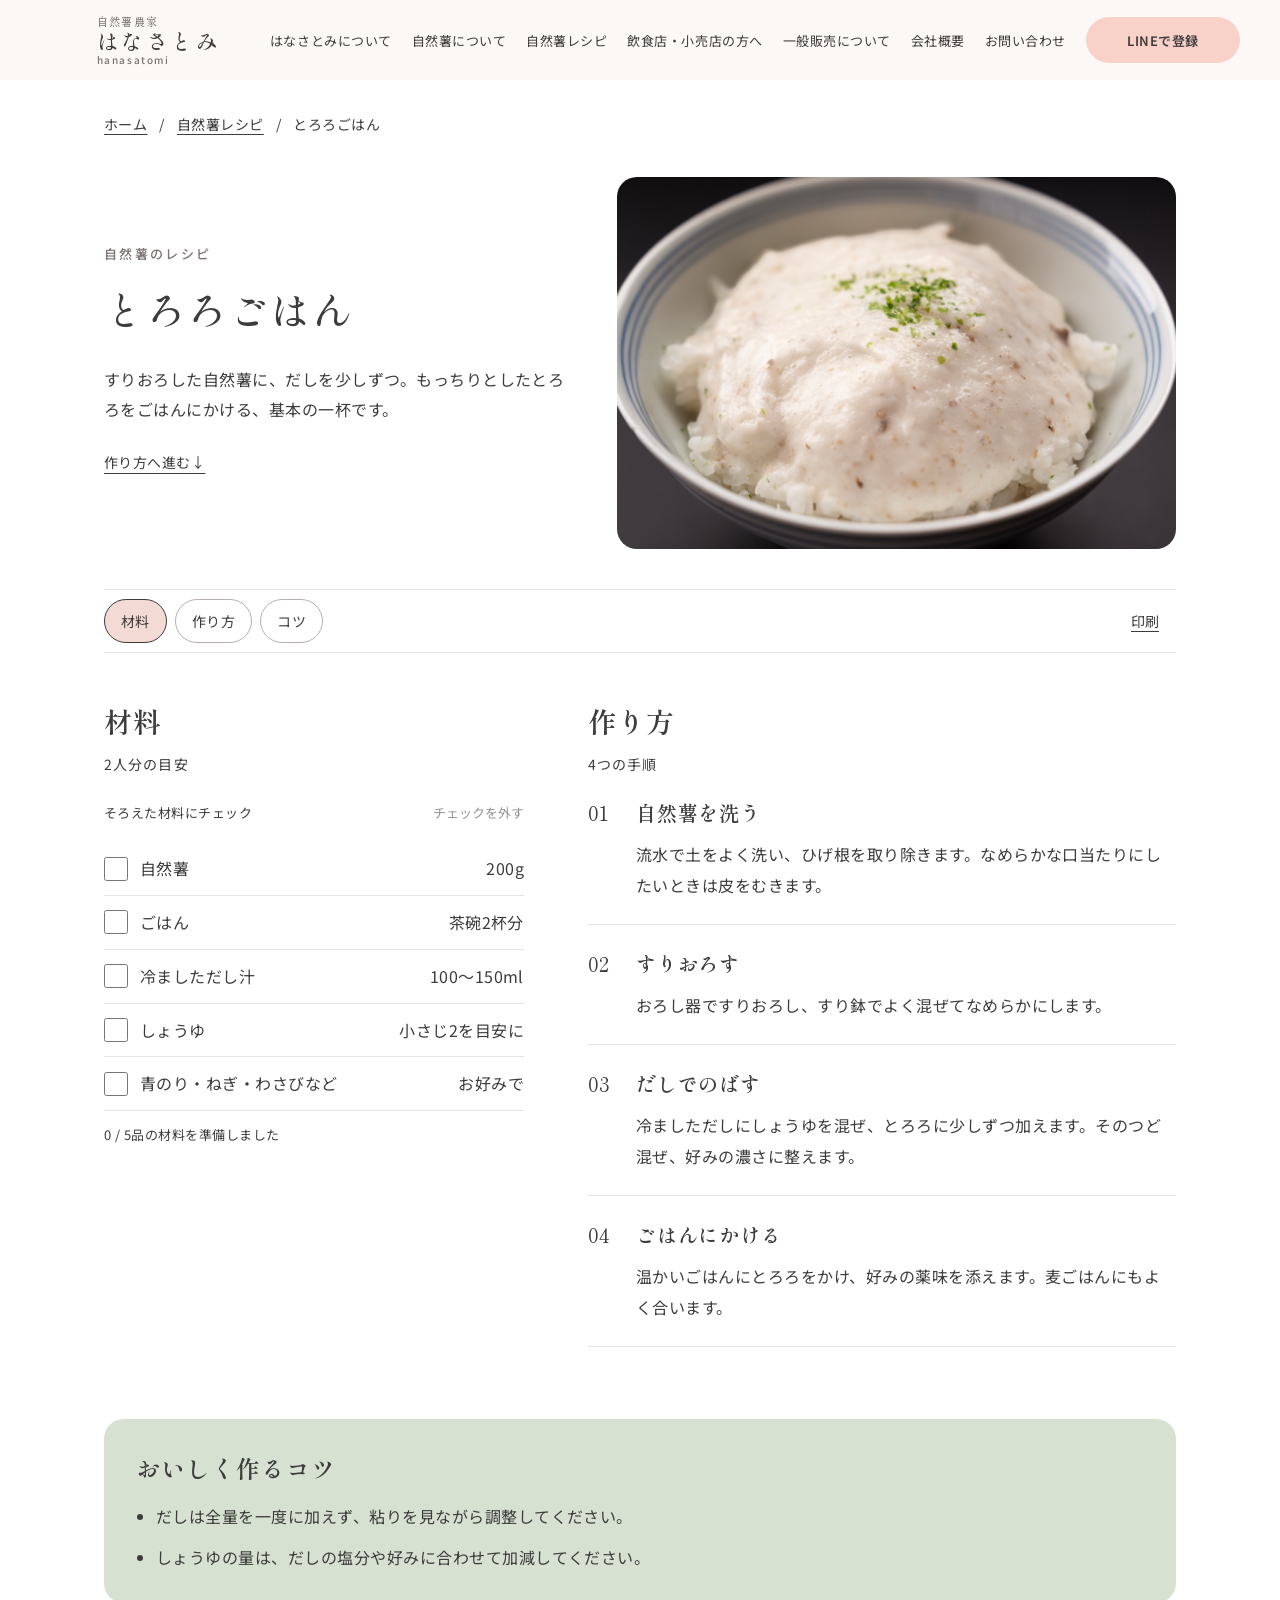
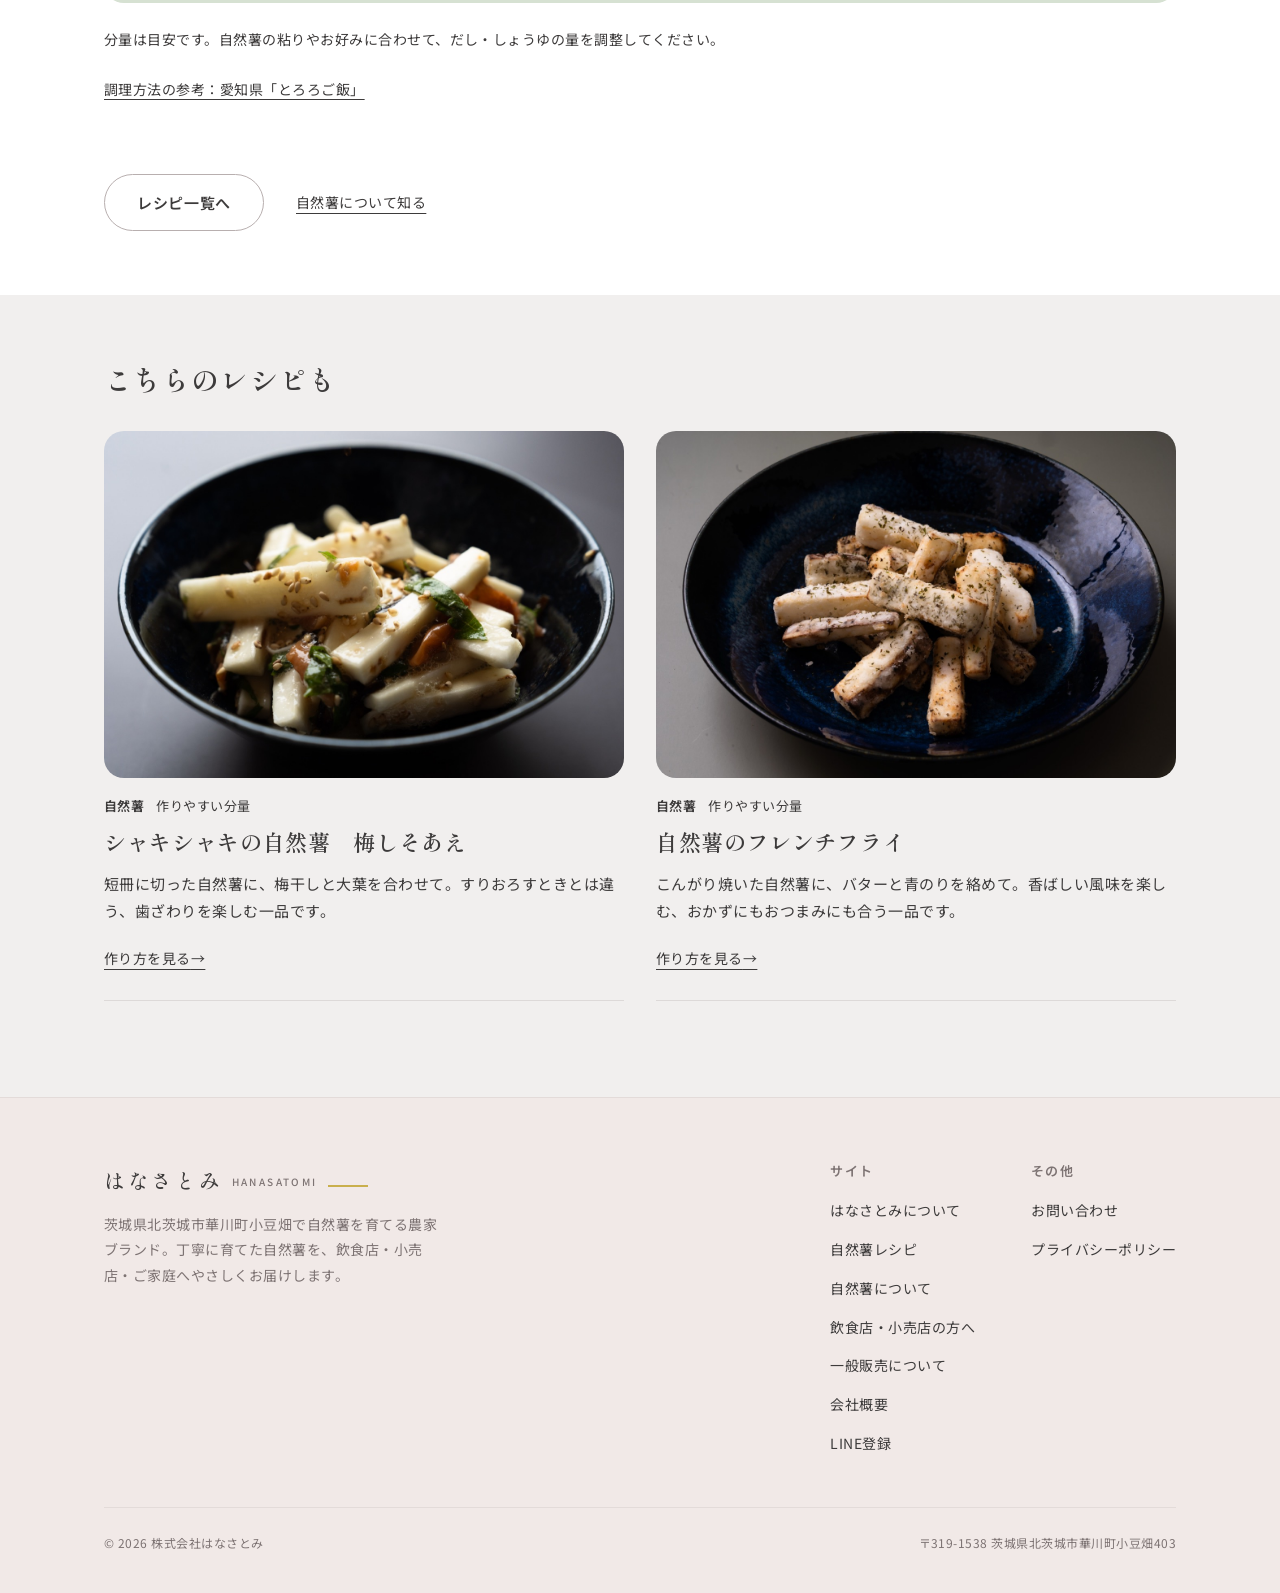
<file: recipes/tororo-rice/index.html>
<!DOCTYPE html>
<html lang="ja" class="recipes-document">
<head>
<!-- Google tag (gtag.js) -->
<script async src="https://www.googletagmanager.com/gtag/js?id=G-KFHSJD122E"></script>
<script>
  window.dataLayer = window.dataLayer || [];
  function gtag(){dataLayer.push(arguments);}
  gtag('js', new Date());

  gtag('config', 'G-KFHSJD122E');
</script>
<meta charset="UTF-8">
<meta name="viewport" content="width=device-width, initial-scale=1.0">
<title>とろろごはん｜はなさとみ</title>
<meta name="description" content="すりおろした自然薯に、だしを少しずつ。もっちりとしたとろろをごはんにかける、基本の一杯です。">
<link rel="canonical" href="https://hanasatomi.com/recipes/tororo-rice/">
<meta property="og:type" content="website">
<meta property="og:site_name" content="自然薯農家 はなさとみ">
<meta property="og:title" content="とろろごはん｜はなさとみ">
<meta property="og:description" content="すりおろした自然薯に、だしを少しずつ。もっちりとしたとろろをごはんにかける、基本の一杯です。">
<meta property="og:url" content="https://hanasatomi.com/recipes/tororo-rice/">
<meta property="og:image" content="https://hanasatomi.com/assets/images/tororo-rice-20261126.jpg">
<meta property="og:locale" content="ja_JP">
<meta name="twitter:card" content="summary_large_image">
<meta name="twitter:title" content="とろろごはん｜はなさとみ">
<meta name="twitter:description" content="すりおろした自然薯に、だしを少しずつ。もっちりとしたとろろをごはんにかける、基本の一杯です。">
<meta name="twitter:image" content="https://hanasatomi.com/assets/images/tororo-rice-20261126.jpg">
<link rel="icon" href="/favicon.ico" sizes="any">
<link rel="icon" type="image/svg+xml" href="/favicon.svg">
<link rel="apple-touch-icon" href="/apple-touch-icon.png">
<link rel="preconnect" href="https://fonts.googleapis.com">
<link rel="preconnect" href="https://fonts.gstatic.com" crossorigin>
<link href="https://fonts.googleapis.com/css2?family=Shippori+Mincho:wght@500;600&family=Noto+Sans+JP:wght@400;500;600&family=Noto+Serif+JP:wght@400;500&display=swap" rel="stylesheet">
<script>document.documentElement.classList.add('js');</script>
<link rel="stylesheet" href="/assets/css/styles.css?v=20261126-recipe-nav">
<script type="application/ld+json">
{
  "@context": "https://schema.org",
  "@type": "Organization",
  "name": "株式会社はなさとみ",
  "url": "https://hanasatomi.com/",
  "email": "info@hanasatomi.com",
  "address": {
    "@type": "PostalAddress",
    "postalCode": "319-1538",
    "addressRegion": "茨城県",
    "addressLocality": "北茨城市",
    "streetAddress": "華川町小豆畑403",
    "addressCountry": "JP"
  },
  "founder": {
    "@type": "Person",
    "name": "田口 実佳"
  },
  "description": "茨城県北茨城市で自然薯の栽培・販売、農産物の企画・販売を行う株式会社はなさとみです。"
}
</script>
<link rel="stylesheet" href="/assets/css/recipes.css?v=20261126-3">
<script type="application/ld+json">{"@context":"https://schema.org","@type":"BreadcrumbList","itemListElement":[{"@type":"ListItem","position":1,"name":"ホーム","item":"https://hanasatomi.com/"},{"@type":"ListItem","position":2,"name":"自然薯レシピ","item":"https://hanasatomi.com/recipes/"},{"@type":"ListItem","position":3,"name":"とろろごはん","item":"https://hanasatomi.com/recipes/tororo-rice/"}]}</script>
<script type="application/ld+json">{"@context":"https://schema.org","@type":"Recipe","name":"とろろごはん","description":"すりおろした自然薯に、だしを少しずつ。もっちりとしたとろろをごはんにかける、基本の一杯です。","image":["https://hanasatomi.com/assets/images/tororo-rice-20261126.jpg"],"recipeYield":"2人分の目安","recipeIngredient":["自然薯 200g","ごはん 茶碗2杯分","冷ましただし汁 100〜150ml","しょうゆ 小さじ2を目安に","青のり・ねぎ・わさびなど お好みで"],"recipeInstructions":[{"@type":"HowToStep","name":"自然薯を洗う","text":"流水で土をよく洗い、ひげ根を取り除きます。なめらかな口当たりにしたいときは皮をむきます。"},{"@type":"HowToStep","name":"すりおろす","text":"おろし器ですりおろし、すり鉢でよく混ぜてなめらかにします。"},{"@type":"HowToStep","name":"だしでのばす","text":"冷ましただしにしょうゆを混ぜ、とろろに少しずつ加えます。そのつど混ぜ、好みの濃さに整えます。"},{"@type":"HowToStep","name":"ごはんにかける","text":"温かいごはんにとろろをかけ、好みの薬味を添えます。麦ごはんにもよく合います。"}],"author":{"@type":"Organization","name":"株式会社はなさとみ","url":"https://hanasatomi.com/"}}</script>
</head>
<body class="recipes-page"><a class="recipe-skip" href="#main">本文へ進む</a>
<header class="site-header">
  <div class="container">
    <a href="/" class="brand"><span class="brand__tagline">自然薯農家</span><span class="brand__name">はなさとみ</span><span class="brand__roman">hanasatomi</span></a>
    <nav class="nav" id="site-nav">
      <a href="/about/">はなさとみについて</a>
      <a href="/jinenjo/">自然薯について</a>
      <a href="/recipes/" aria-current="true">自然薯レシピ</a>
      <a href="/wholesale/">飲食店・小売店の方へ</a>
      <a href="/coming-soon/">一般販売について</a>
      <a href="/#company">会社概要</a>
      <a href="/contact/">お問い合わせ</a>
      <a href="/line/" class="btn btn--primary">LINEで登録</a>
    </nav>
    <button class="nav-toggle" aria-label="メニューを開く" aria-expanded="false" aria-controls="site-nav">
      <span></span><span></span><span></span>
    </button>
  </div>
</header>
<main id="main">
<article class="container recipe-detail"><nav class="recipe-breadcrumbs" aria-label="パンくずリスト"><a href="/">ホーム</a><span aria-hidden="true">/</span><a href="/recipes/">自然薯レシピ</a><span aria-hidden="true">/</span><span aria-current="page">とろろごはん</span></nav><header class="recipe-hero"><div class="recipe-hero-copy"><p class="eyebrow">自然薯のレシピ</p><h1>とろろごはん</h1><p class="recipe-description">すりおろした自然薯に、だしを少しずつ。もっちりとしたとろろをごはんにかける、基本の一杯です。</p><a class="recipe-quick-start" href="#steps">作り方へ進む<span aria-hidden="true"> ↓</span></a></div><figure class="recipe-main-photo"><img src="/assets/images/tororo-rice-20261126.jpg" alt="青い縁の茶碗に盛ったとろろごはん" width="1280" height="853" loading="eager" decoding="async"></figure></header><nav class="recipe-actions" aria-label="レシピ内の移動" data-recipe-nav><a href="#ingredients">材料</a><a href="#steps">作り方</a><a href="#tips">コツ</a><button type="button" data-print hidden>印刷</button></nav><div class="recipe-body"><section id="ingredients" tabindex="-1" aria-labelledby="ingredients-heading"><h2 id="ingredients-heading">材料<span>2人分の目安</span></h2><div class="recipe-ingredient-tools" data-ingredient-tools hidden><p>そろえた材料にチェック</p><button type="button" data-clear-ingredients disabled>チェックを外す</button></div><ul class="recipe-ingredients"><li><label><input type="checkbox" data-ingredient-check><span class="recipe-ingredient-name">自然薯</span><span class="recipe-ingredient-quantity">200g</span></label></li>
<li><label><input type="checkbox" data-ingredient-check><span class="recipe-ingredient-name">ごはん</span><span class="recipe-ingredient-quantity">茶碗2杯分</span></label></li>
<li><label><input type="checkbox" data-ingredient-check><span class="recipe-ingredient-name">冷ましただし汁</span><span class="recipe-ingredient-quantity">100〜150ml</span></label></li>
<li><label><input type="checkbox" data-ingredient-check><span class="recipe-ingredient-name">しょうゆ</span><span class="recipe-ingredient-quantity">小さじ2を目安に</span></label></li>
<li><label><input type="checkbox" data-ingredient-check><span class="recipe-ingredient-name">青のり・ねぎ・わさびなど</span><span class="recipe-ingredient-quantity">お好みで</span></label></li></ul><p class="recipe-prepared" role="status" aria-live="polite" data-ingredient-status hidden></p></section><section id="steps" tabindex="-1" aria-labelledby="steps-heading"><h2 id="steps-heading">作り方<span>4つの手順</span></h2><ol class="recipe-steps"><li><h3>自然薯を洗う</h3><p>流水で土をよく洗い、ひげ根を取り除きます。なめらかな口当たりにしたいときは皮をむきます。</p></li>
<li><h3>すりおろす</h3><p>おろし器ですりおろし、すり鉢でよく混ぜてなめらかにします。</p></li>
<li><h3>だしでのばす</h3><p>冷ましただしにしょうゆを混ぜ、とろろに少しずつ加えます。そのつど混ぜ、好みの濃さに整えます。</p></li>
<li><h3>ごはんにかける</h3><p>温かいごはんにとろろをかけ、好みの薬味を添えます。麦ごはんにもよく合います。</p></li></ol></section></div><aside id="tips" class="recipe-tips" tabindex="-1" aria-labelledby="tips-heading"><h2 id="tips-heading">おいしく作るコツ</h2><ul><li>だしは全量を一度に加えず、粘りを見ながら調整してください。</li><li>しょうゆの量は、だしの塩分や好みに合わせて加減してください。</li></ul></aside><p class="recipe-note">分量は目安です。自然薯の粘りやお好みに合わせて、だし・しょうゆの量を調整してください。</p><div class="recipe-references"><p><a href="https://www.pref.aichi.jp/shokuiku/shokuikunet/mind/recipe/recipe007.html" target="_blank" rel="noopener">調理方法の参考：愛知県「とろろご飯」</a></p></div><nav class="recipe-bottom-nav" aria-label="レシピの関連ページ"><a class="btn btn--secondary" data-recipe-return href="/recipes/">レシピ一覧へ</a><a class="recipe-read" href="/jinenjo/">自然薯について知る</a></nav></article><section class="recipe-related"><div class="container"><h2>こちらのレシピも</h2><ul class="recipe-grid"><li class="recipe-card" data-category="jinenjo" data-keywords="シャキシャキの自然薯　梅しそあえ 自然薯 短冊に切った自然薯に、梅干しと大葉を合わせて。すりおろすときとは違う、歯ざわりを楽しむ一品です。 自然薯 大葉 梅干し めんつゆ（3倍濃縮） 酢 白いりごま かつお節"><a class="recipe-card-link" href="/recipes/jinenjo-ume-shiso/" aria-labelledby="card-jinenjo-ume-shiso"><div class="recipe-card-photo"><img src="/assets/images/jinenjo-ume-shiso-20261126.jpg" alt="自然薯の短冊を梅干し、大葉、白いりごまであえた料理" width="1280" height="852" loading="lazy" decoding="async"></div><div class="recipe-card-copy"><p class="recipe-card-meta"><span>自然薯</span><span>作りやすい分量</span></p><h2 id="card-jinenjo-ume-shiso">シャキシャキの自然薯　梅しそあえ</h2><p class="recipe-card-description">短冊に切った自然薯に、梅干しと大葉を合わせて。すりおろすときとは違う、歯ざわりを楽しむ一品です。</p><span class="recipe-read">作り方を見る<span aria-hidden="true"> →</span></span></div></a></li><li class="recipe-card" data-category="jinenjo" data-keywords="自然薯のフレンチフライ 自然薯 こんがり焼いた自然薯に、バターと青のりを絡めて。香ばしい風味を楽しむ、おかずにもおつまみにも合う一品です。 自然薯 片栗粉 油 バター 青のり"><a class="recipe-card-link" href="/recipes/jinenjo-butter-soy/" aria-labelledby="card-jinenjo-butter-soy"><div class="recipe-card-photo"><img src="/assets/images/jinenjo-butter-soy-20261126.jpg" alt="こんがり焼いた自然薯のスティックにバターと青のりを絡め、青い皿に盛ったフレンチフライ" width="1280" height="853" loading="lazy" decoding="async"></div><div class="recipe-card-copy"><p class="recipe-card-meta"><span>自然薯</span><span>作りやすい分量</span></p><h2 id="card-jinenjo-butter-soy" class="recipe-card-title--single-line">自然薯のフレンチフライ</h2><p class="recipe-card-description">こんがり焼いた自然薯に、バターと青のりを絡めて。香ばしい風味を楽しむ、おかずにもおつまみにも合う一品です。</p><span class="recipe-read">作り方を見る<span aria-hidden="true"> →</span></span></div></a></li></ul></div></section>
</main>
<footer class="site-footer">
  <div class="container">
    <div class="footer-grid">
      <div class="footer-about">
        <div class="brand">はなさとみ<small>HANASATOMI</small></div>
        <p>茨城県北茨城市華川町小豆畑で自然薯を育てる農家ブランド。丁寧に育てた自然薯を、飲食店・小売店・ご家庭へやさしくお届けします。</p>
      </div>
      <div class="footer-nav">
        <div>
          <h4>サイト</h4>
          <ul>
            <li><a href="/about/">はなさとみについて</a></li>
            <li><a href="/recipes/">自然薯レシピ</a></li>
            <li><a href="/jinenjo/">自然薯について</a></li>
            <li><a href="/wholesale/">飲食店・小売店の方へ</a></li>
            <li><a href="/coming-soon/">一般販売について</a></li>
            <li><a href="/#company">会社概要</a></li>
            <li><a href="/line/">LINE登録</a></li>
          </ul>
        </div>
        <div>
          <h4>その他</h4>
          <ul>
            <li><a href="/contact/">お問い合わせ</a></li>
            <li><a href="/privacy/">プライバシーポリシー</a></li>
          </ul>
        </div>
      </div>
    </div>
    <div class="footer-bottom">
      <span>© 2026 株式会社はなさとみ</span>
      <span>〒319-1538 茨城県北茨城市華川町小豆畑403</span>
    </div>
  </div>
</footer>
<script src="/assets/js/main.js?v=20260710-polish2"></script>
<script src="/assets/js/recipes.js?v=20261126-2" defer></script>
</body>
</html>
</file>
<file: assets/css/styles.css>
/* =========================================================
   はなさとみ 公式サイト 共通スタイル
   すべての値は DESIGN.md の定義に対応。未定義値は追加しないこと。
   ========================================================= */

/* ---------- Design Tokens ---------- */
:root {
  /* Brand Colors */
  --primary: #F8D2C9;
  --primary-soft: #F4DAD4;
  --primary-deep: #E8B4A8;
  --background: #F1EFEE;
  --surface: #FFFFFF;
  --text-main: #3D3B3B;
  --text-sub: #7D7373;
  --border: #B8AFAF;
  --accent-green: #9FCF8A;
  --accent-green-soft: #D6E1D2;
  --secondary-hover: #F1E9E7;

  /* Formal Accent（名刺由来。会社情報・フッターの小さなアクセント限定。メイン/CTA禁止） */
  --formal-gold: #B8960C;
  --formal-navy: #1A2540;

  /* Derived */
  --border-soft: rgba(184, 175, 175, 0.35);
  --border-faint: rgba(184, 175, 175, 0.25);

  /* Typography */
  --font-heading: "Shippori Mincho", "Zen Old Mincho", "Noto Serif JP", serif;
  --font-body: "Noto Sans JP", "Noto Serif JP", sans-serif;
  --base-size: 16px;
  --base-line: 1.8;
  --tracking: 0.03em;

  /* Layout */
  --max-width: 1120px;
  --wide-width: 1280px;
  --content-width: 760px;
  --pad-x: 24px;
  --pad-x-mobile: 20px;

  /* Radius */
  --radius-card: 20px;
  --radius-cta: 28px;
  --radius-input: 12px;
  --radius-pill: 999px;

  /* Shadow */
  --shadow-card: 0 8px 24px rgba(61, 59, 59, 0.06);
  --shadow-float: 0 10px 30px rgba(61, 59, 59, 0.12);

  /* Header */
  --header-h: 80px;
  --header-h-mobile: 64px;
}

/* ---------- Reset / Base ---------- */
*, *::before, *::after { margin: 0; padding: 0; box-sizing: border-box; }

html { scroll-behavior: smooth; }

body {
  font-family: var(--font-body);
  font-size: var(--base-size);
  line-height: var(--base-line);
  letter-spacing: var(--tracking);
  font-weight: 400;
  color: var(--text-main);
  background: var(--background);
  -webkit-font-smoothing: antialiased;
  text-rendering: optimizeLegibility;
}

img { max-width: 100%; display: block; }

a { color: inherit; text-decoration: none; }

/* ---------- Typography ---------- */
h1, h2, h3, h4 {
  font-family: var(--font-heading);
  font-weight: 600;
  line-height: 1.45;
  letter-spacing: 0.04em;
  color: var(--text-main);
}
h1 { font-size: 40px; font-weight: 500; line-height: 1.5; }
h2 { font-size: 30px; }
h3 { font-size: 22px; }

.eyebrow {
  font-size: 13px;
  letter-spacing: 0.18em;
  color: var(--text-sub);
  font-family: var(--font-body);
  font-weight: 500;
}

.lead { font-size: 17px; color: var(--text-main); }
.sub { color: var(--text-sub); }
.caption { font-size: 13px; color: var(--text-sub); }
.center { text-align: center; }
/* 見出しのフレーズ単位改行用（語中で割れないよう、意味のまとまりを nowrap にする） */
.nb { white-space: nowrap; }

p { margin: 0 0 1em; }
p:last-child { margin-bottom: 0; }

/* ---------- Layout helpers ---------- */
.container {
  width: 100%;
  max-width: var(--max-width);
  margin: 0 auto;
  padding-left: var(--pad-x);
  padding-right: var(--pad-x);
}
.container--narrow { max-width: var(--content-width); }

.section { padding: 96px 0; position: relative; overflow: hidden; }
.section--soft { background: var(--primary-soft); }
.section--pink { background: var(--primary); }
.section--surface { background: var(--surface); }
.section--green { background: var(--accent-green-soft); }

.section-head { text-align: center; margin-bottom: 40px; }
.section-head .eyebrow { display: block; margin-bottom: 12px; }
.section-head h2 { margin-bottom: 24px; }

.stack > * + * { margin-top: 26px; }
.stack p { line-height: 1.95; max-width: 680px; }
.stack p + p { margin-top: 16px; }

.grid { display: grid; gap: 24px; }
.grid--2 { grid-template-columns: repeat(2, 1fr); }
.grid--3 { grid-template-columns: repeat(3, 1fr); }

/* ---------- Buttons ---------- */
.btn {
  display: inline-flex;
  align-items: center;
  justify-content: center;
  gap: 8px;
  min-width: 160px;
  padding: 14px 28px;
  border-radius: var(--radius-pill);
  font-family: var(--font-body);
  font-size: 15px;
  font-weight: 600;
  letter-spacing: 0.04em;
  cursor: pointer;
  transition: background-color 0.2s ease, border-color 0.2s ease, color 0.2s ease, transform 0.25s ease, box-shadow 0.25s ease;
  border: 1px solid transparent;
  text-align: center;
}
.btn--primary {
  background: var(--primary);
  color: var(--text-main);
  border-color: var(--primary);
}
.btn--primary:hover { background: var(--primary-soft); border-color: var(--primary-soft); }

.btn--secondary {
  background: var(--surface);
  color: var(--text-main);
  border-color: var(--border);
}
.btn--secondary:hover { background: var(--secondary-hover); }

.btn--dark {
  background: var(--text-main);
  color: var(--surface);
}
.btn--dark:hover { opacity: 0.88; }

.btn--line {
  background: #06C755;
  color: #fff;
  border-color: #06C755;
}
.btn--line:hover { opacity: 0.9; }

.btn--block { width: 100%; }

/* ---------- Cards ---------- */
.card {
  background: var(--surface);
  border: 1px solid var(--border-soft);
  border-radius: var(--radius-card);
  padding: 32px;
  box-shadow: var(--shadow-card);
}
.card h3 { margin-bottom: 12px; }
.card .card-icon {
  width: 48px; height: 48px;
  margin-bottom: 16px;
  color: var(--primary-deep);
}

/* ---------- Badge / Label ---------- */
.badge {
  display: inline-block;
  background: var(--accent-green-soft);
  color: var(--text-main);
  font-size: 13px;
  letter-spacing: 0.06em;
  border-radius: var(--radius-pill);
  padding: 4px 12px;
}
.badge--pink { background: var(--primary); }

/* ---------- Input / Form ---------- */
.field { margin-bottom: 20px; }
.field label {
  display: block;
  font-size: 14px;
  font-weight: 500;
  margin-bottom: 8px;
}
.field .req { color: var(--primary-deep); font-size: 12px; margin-left: 6px; }

.input, .textarea, .select {
  width: 100%;
  background: var(--surface);
  border: 1px solid var(--border);
  border-radius: var(--radius-input);
  padding: 12px 14px;
  font-size: 16px;
  font-family: var(--font-body);
  color: var(--text-main);
  transition: all 0.2s ease;
}
.input::placeholder, .textarea::placeholder { color: var(--border); }
.textarea { min-height: 140px; resize: vertical; }
.input:focus, .textarea:focus, .select:focus {
  outline: none;
  border-color: var(--primary);
  box-shadow: 0 0 0 3px rgba(248, 210, 201, 0.35);
}

/* ---------- Header（生成り寄り・半透明。Heroと一体化） ---------- */
.site-header {
  position: sticky;
  top: 0;
  z-index: 50;
  height: var(--header-h);
  display: flex;
  align-items: center;
  background: rgba(250, 246, 241, 0.72);
  backdrop-filter: blur(10px);
  -webkit-backdrop-filter: blur(10px);
  border-bottom: none;
}
.site-header .container {
  max-width: none;
  /* ロゴ左端をHeroコピー左端(132px)に合わせる。1440で≈132px、1024以下で40pxへ滑らかに縮小 */
  padding-left: clamp(40px, calc(40px + (100vw - 1024px) * 0.221), 132px);
  padding-right: 40px;
  display: flex;
  align-items: center;
  justify-content: space-between;
}
.brand {
  display: inline-flex;
  align-items: center;
  gap: 10px;
  flex: 0 0 auto;
  white-space: nowrap;
  font-family: var(--font-heading);
  font-size: 21px;
  font-weight: 500;
  letter-spacing: 0.12em;
  color: var(--text-main);
}
.brand__mark { width: 34px; height: auto; flex: 0 0 auto; }
.brand__text { display: block; }
.brand small {
  display: block;
  font-family: var(--font-body);
  font-size: 10px;
  letter-spacing: 0.24em;
  color: var(--text-sub);
  margin-top: 2px;
}
/* ヘッダーのロゴは3段テキスト。フッターの .brand に影響させないため .site-header に限定し、
   行間を詰めて header 80px / SP 72px の高さを増やさない */
.site-header .brand {
  flex-direction: column;
  align-items: flex-start;
  gap: 2px;
  line-height: 1.1;
}
.site-header .brand__tagline {
  font-size: 11px; line-height: 1.1; letter-spacing: 0.12em; color: var(--text-sub);
}
.site-header .brand__name {
  font-size: 22px; line-height: 1.05; letter-spacing: 0.12em; color: var(--text-main);
}
.site-header .brand__roman {
  font-family: var(--font-body);
  font-size: 10px; line-height: 1.1; letter-spacing: 0.16em; text-transform: lowercase; color: var(--text-sub);
}
.nav { display: flex; align-items: center; gap: 28px; white-space: nowrap; }
.nav a {
  font-size: 13px;
  line-height: 1;
  letter-spacing: 0.04em;
  color: var(--text-main);
  white-space: nowrap;
  transition: color 0.2s ease;
}
.nav a:hover { color: var(--primary-deep); }
.nav .btn {
  min-width: 154px;
  height: 46px;
  padding: 0 28px;
  font-size: 13px;
  font-weight: 600;
  border-radius: var(--radius-pill);
}

.nav-toggle {
  display: none;
  flex-direction: column;
  justify-content: center;
  gap: 5px;
  width: 40px; height: 40px;
  background: transparent;
  border: none;
  cursor: pointer;
}
.nav-toggle span {
  display: block;
  width: 22px; height: 1.5px;
  background: var(--text-main);
  transition: transform 0.25s ease, opacity 0.25s ease;
  margin: 0 auto;
}
.nav-toggle[aria-expanded="true"] span:nth-child(1) { transform: translateY(6.5px) rotate(45deg); }
.nav-toggle[aria-expanded="true"] span:nth-child(2) { opacity: 0; }
.nav-toggle[aria-expanded="true"] span:nth-child(3) { transform: translateY(-6.5px) rotate(-45deg); }

/* ---------- Hero ---------- */
.hero {
  position: relative;
  padding: 96px 0 88px;
  background: linear-gradient(160deg, var(--primary) 0%, var(--primary-soft) 45%, var(--background) 100%);
  overflow: hidden;
}
.hero .container { position: relative; z-index: 2; max-width: var(--content-width); text-align: center; }
.hero h1 { margin-bottom: 20px; }
.hero .lead { margin-bottom: 32px; color: var(--text-main); }
.hero-actions { display: flex; gap: 14px; justify-content: center; flex-wrap: wrap; }

/* ---------- CTA Block ---------- */
.cta-block {
  position: relative;
  background: var(--primary-soft);
  border-radius: var(--radius-cta);
  padding: 48px;
  text-align: center;
  overflow: hidden;
}
.cta-block h2 { margin-bottom: 12px; }
.cta-block p { margin-bottom: 28px; color: var(--text-main); }
.cta-block .hero-actions { margin-top: 8px; }

/* ---------- Plant line decoration ---------- */
.leaf-deco {
  position: absolute;
  pointer-events: none;
  z-index: 1;
  opacity: 0.18;
  color: var(--border);
}
.leaf-deco--tr { top: -20px; right: -20px; width: 220px; }
.leaf-deco--br { bottom: -30px; left: -30px; width: 200px; }
.leaf-deco--pink { color: var(--primary); opacity: 0.24; }

/* ---------- Steps ---------- */
.steps { counter-reset: step; display: grid; gap: 20px; }
.step {
  display: flex;
  gap: 18px;
  align-items: flex-start;
  background: var(--surface);
  border: 1px solid var(--border-soft);
  border-radius: var(--radius-card);
  padding: 24px 28px;
}
.step::before {
  counter-increment: step;
  content: counter(step);
  flex: 0 0 auto;
  width: 40px; height: 40px;
  display: grid; place-items: center;
  border-radius: var(--radius-pill);
  background: var(--primary);
  color: var(--text-main);
  font-family: var(--font-heading);
  font-size: 18px;
}
.step h3 { font-size: 18px; margin-bottom: 4px; }

/* ---------- FAQ ---------- */
.faq details {
  background: var(--surface);
  border: 1px solid var(--border-soft);
  border-radius: var(--radius-card);
  padding: 20px 24px;
  margin-bottom: 14px;
}
.faq summary {
  cursor: pointer;
  font-family: var(--font-heading);
  font-size: 17px;
  list-style: none;
  display: flex;
  justify-content: space-between;
  align-items: center;
  gap: 12px;
}
.faq summary::-webkit-details-marker { display: none; }
.faq summary::after { content: "＋"; color: var(--primary-deep); font-size: 18px; }
.faq details[open] summary::after { content: "－"; }
.faq summary + * { margin-top: 14px; color: var(--text-sub); }

/* ---------- Notice / info box ---------- */
.notice {
  background: var(--accent-green-soft);
  border-radius: var(--radius-card);
  padding: 24px 28px;
  color: var(--text-main);
}
.notice .badge { margin-bottom: 10px; }

/* ---------- Footer ---------- */
.site-footer {
  background: var(--secondary-hover);
  border-top: 1px solid var(--border-faint);
  padding: 64px 0 40px;
}
.site-footer .footer-grid {
  display: flex;
  flex-wrap: wrap;
  justify-content: space-between;
  gap: 40px;
  margin-bottom: 40px;
}
.site-footer .brand { margin-bottom: 12px; position: relative; }
/* 名刺のロゴ下の金罫を踏襲した、ごく小さな金アクセント（フッターのみ） */
.site-footer .brand::after {
  content: "";
  display: block;
  width: 40px; height: 2px;
  margin-top: 10px;
  background: var(--formal-gold);
  opacity: 0.7;
}
/* 会社情報の小さなアクセント（金の細罫・濃紺の社名）。メイン/CTAには使わない。 */
.gold-rule { width: 44px; height: 2px; background: var(--formal-gold); opacity: 0.75; border: 0; margin: 0 0 20px; }
.formal-name { color: var(--formal-navy); font-family: var(--font-heading); font-weight: 600; letter-spacing: 0.04em; }
.footer-about { max-width: 340px; }
.footer-about p { font-size: 14px; color: var(--text-sub); }
.footer-nav { display: flex; gap: 56px; flex-wrap: wrap; }
.footer-nav h4 { font-family: var(--font-body); font-size: 13px; letter-spacing: 0.1em; color: var(--text-sub); margin-bottom: 14px; font-weight: 600; }
.footer-nav ul { list-style: none; }
.footer-nav li { margin-bottom: 10px; }
.footer-nav a { font-size: 14px; color: var(--text-main); transition: color 0.2s ease; }
.footer-nav a:hover { color: var(--primary-deep); }
.footer-bottom {
  border-top: 1px solid var(--border-faint);
  padding-top: 24px;
  display: flex;
  justify-content: space-between;
  flex-wrap: wrap;
  gap: 12px;
  font-size: 12px;
  color: var(--text-sub);
}

/* ---------- Mobile fixed CTA ---------- */
.mobile-cta {
  display: none;
  position: fixed;
  left: 0; right: 0; bottom: 0;
  z-index: 200;
  padding: 12px 16px calc(12px + env(safe-area-inset-bottom));
  background: rgba(255, 255, 255, 0.92);
  backdrop-filter: blur(12px);
  -webkit-backdrop-filter: blur(12px);
  border-top: 1px solid var(--border-faint);
  box-shadow: var(--shadow-float);
  transition: transform 0.3s ease, opacity 0.3s ease;
}
.mobile-cta .btn { width: 100%; }
/* ページ内CTAブロックやフッターが見えている間は、固定CTAを引っ込めて二重表示を避ける */
.mobile-cta.is-hidden { transform: translateY(120%); opacity: 0; pointer-events: none; }

/* ---------- Page hero (secondary pages) ---------- */
.page-hero {
  position: relative;
  padding: 72px 0 56px;
  text-align: center;
  background: linear-gradient(160deg, var(--primary-soft) 0%, var(--background) 100%);
  overflow: hidden;
}
.page-hero .container { position: relative; z-index: 2; max-width: var(--content-width); }
.page-hero h1 { font-size: 34px; margin-bottom: 12px; }

/* ---------- Prose (privacy etc.) ---------- */
.prose { max-width: var(--content-width); }
.prose h2 { font-size: 22px; margin: 40px 0 12px; }
.prose h2:first-child { margin-top: 0; }
.prose ul { padding-left: 1.2em; margin: 0 0 1em; }
.prose li { margin-bottom: 6px; }

/* =========================================================
   Responsive
   ========================================================= */
@media (max-width: 1279px) {
  .section { padding: 72px 0; }

  /* Tablet + mobile: nav becomes a drawer with hamburger.
     top はヘッダー高さ（既定80px）に合わせる。モバイル(<768)では64pxに上書き。 */
  .nav {
    position: fixed;
    top: var(--header-h);
    left: 0; right: 0;
    flex-direction: column;
    align-items: stretch;
    gap: 0;
    background: var(--surface);
    border-bottom: 1px solid var(--border-faint);
    padding: 8px 20px 20px;
    transform: translateY(-120%);
    transition: transform 0.3s ease;
    box-shadow: var(--shadow-float);
    max-height: calc(100vh - var(--header-h));
    overflow-y: auto;
  }
  .nav[data-open="true"] { transform: translateY(0); }
  .nav a { padding: 14px 4px; border-bottom: 1px solid var(--border-faint); }
  .nav .btn { margin-top: 14px; width: 100%; padding: 14px; }
  .nav-toggle { display: flex; }
}

@media (max-width: 767px) {
  :root { --pad-x: var(--pad-x-mobile); }

  h1 { font-size: 30px; }
  h2 { font-size: 24px; }
  h3 { font-size: 20px; }

  .section { padding: 56px 0; }
  .section-head { margin-bottom: 24px; }
  .section-head h2 { margin-bottom: 20px; }
  .split .split-text p { line-height: 1.9; }

  .grid--2, .grid--3 { grid-template-columns: 1fr; }

  .site-header { height: var(--header-h-mobile); }

  /* モバイルはヘッダーが64pxになるため、ドロワーの起点を合わせる */
  .nav {
    top: var(--header-h-mobile);
    max-height: calc(100vh - var(--header-h-mobile));
  }

  .hero { padding: 64px 0 64px; }
  .hero-actions { flex-direction: column; }
  .hero-actions .btn { width: 100%; }

  .card { padding: 22px; }
  .cta-block { padding: 28px 22px; }
  .section .cta-block .hero-actions .btn { width: 100%; }

  .footer-grid { flex-direction: column; gap: 28px; }
  .footer-nav { gap: 32px; }

  /* Fixed CTA visible on mobile; add page bottom spacing（ノッチ端末のsafe-areaも考慮） */
  .mobile-cta { display: block; }
  body { padding-bottom: calc(76px + env(safe-area-inset-bottom)); }
}

/* =========================================================
   Brushup components（写真枠・Hero分割・Split・会社概要表・利用シーン）
   すべて DESIGN.md 準拠。新規カラーは追加しない。
   ========================================================= */

/* ---------- Photo Frame（差し替え前提の上品なプレースホルダ） ---------- */
.photo-frame {
  position: relative;
  aspect-ratio: 4 / 3;
  border-radius: 26px;
  border: 1px solid rgba(184, 175, 175, 0.22);
  overflow: hidden;
  background: linear-gradient(150deg, var(--primary-soft) 0%, var(--accent-green-soft) 100%);
  display: grid;
  place-items: center;
  box-shadow: 0 18px 40px rgba(61, 59, 59, 0.06);
}
.photo-frame--wide { aspect-ratio: 16 / 9; }
.photo-frame--tall { aspect-ratio: 3 / 4; }
.photo-frame--square { aspect-ratio: 1 / 1; }
.photo-frame img {
  position: absolute; inset: 0;
  width: 100%; height: 100%;
  object-fit: cover; display: block;
  z-index: 2;
}
.photo-frame__leaf {
  position: absolute;
  width: 62%; max-width: 260px;
  color: #ffffff; opacity: 0.5;
  z-index: 0;
}
.photo-frame__cap {
  position: relative; z-index: 1;
  font-family: var(--font-heading);
  font-size: 14px; letter-spacing: 0.08em;
  color: var(--text-sub);
  background: rgba(255, 255, 255, 0.62);
  padding: 6px 16px; border-radius: var(--radius-pill);
}
/* 写真下の控えめなキャプション（aboutページ写真3枚） */
.photo-caption {
  margin: 11px 0 0;
  font-size: 13px; line-height: 1.7; letter-spacing: 0.02em;
  color: var(--text-sub);
  text-align: center;
}

/* ---------- Photo Depth Layer（写真背面のごく薄い装飾レイヤー / Phase Polish-2） ---------- */
/* 既存の写真コンテナ（overflow:hidden）はそのまま、外側に新設したラッパーで背面レイヤーを表現する */
.photo-depth { position: relative; isolation: isolate; }
.photo-depth::before {
  content: "";
  position: absolute;
  inset: 10px -10px -10px 10px;
  border-radius: 28px;
  background: rgba(248, 210, 201, 0.18);
  border: 1px solid rgba(184, 175, 175, 0.18);
  z-index: -1;
  pointer-events: none;
}

/* ---------- Hero split（左テキスト / 右写真背景の2層。数値指定準拠 PC1440基準） ---------- */
.hero--split {
  position: relative;
  height: 720px;
  min-height: 720px;
  margin-top: -80px;              /* = ヘッダー高さ。Heroをヘッダー背面から敷く */
  padding-top: 80px;
  overflow: hidden;
  background: #F1EFEE;
  margin-bottom: 0;               /* Hero直後に余白を作らない */
  text-align: left;
}
/* 右写真：Hero上端(0)から右端・下端まで。62vwの背景レイヤー */
.hero-visual {
  position: absolute;
  top: 0; right: 0;
  width: 62vw;
  height: 720px;
  z-index: 0;
  overflow: hidden;
}
.hero-visual img {
  width: 100%; height: 100%;
  object-fit: cover;
  object-position: 56% center;
  display: block;
}
/* 写真左側を生成りで隠し右へフェード。56px 2行のH1背後に写真を出さないためクリームを広めに保持 */
.hero-visual::before {
  content: ""; position: absolute; inset: 0; z-index: 1; pointer-events: none;
  background: linear-gradient(90deg,
    rgba(241, 239, 238, 1.00) 0%,
    rgba(241, 239, 238, 1.00) 34%,
    rgba(241, 239, 238, 0.55) 46%,
    rgba(241, 239, 238, 0.15) 60%,
    rgba(241, 239, 238, 0.00) 74%);
}
/* 左コピー */
.hero-content {
  position: relative; z-index: 2;
  width: 520px; max-width: 520px;
  margin-left: 132px;
  padding-top: 88px;
}
.hero-eyebrow {
  display: flex; align-items: center; gap: 18px;
  margin: 0 0 34px;
  font-size: 14px; line-height: 1; letter-spacing: 0.12em; font-weight: 500;
  color: #3D3B3B;
}
.hero-eyebrow::after {
  content: ""; display: block; width: 220px; height: 1px;
  background: rgba(61, 59, 59, 0.24); flex: 0 0 auto;
}
.hero-title {
  font-family: var(--font-heading);
  font-size: 56px; line-height: 1.42; letter-spacing: 0.055em; font-weight: 500;
  color: #3D3B3B;
  margin: 0 0 34px;
  white-space: nowrap;            /* line2(12字)を1行に保つ。列幅520を超え左のクリーム帯上に伸ばす */
}
.hero-title .br-sp { display: none; }   /* PCは2行（SPのみ3行目の改行を出す） */
.hero-lead {
  width: 500px; max-width: 500px;
  margin: 0;
  font-size: 16px; line-height: 2.05; letter-spacing: 0.04em; font-weight: 500;
  color: #3D3B3B;
}
/* CTA：リード直下、同一ベースラインで横並び（左コピー起点 x132 に揃える） */
.hero--split .hero-actions {
  position: relative; z-index: 2;
  display: flex; align-items: center; justify-content: flex-start; gap: 22px;
  flex-wrap: nowrap;
  margin: 30px 0 0 132px;
}
.hero--split .hero-actions .btn {
  height: 52px; min-width: 266px; padding: 0 30px;
  border-radius: var(--radius-pill);
  font-size: 14px; font-weight: 600; letter-spacing: 0.04em;
  box-shadow: none;
}
.hero--split .hero-actions .btn--secondary {
  background: rgba(255, 255, 255, 0.72);
  border: 1px solid rgba(125, 115, 115, 0.55);
  color: #3D3B3B;
}
/* Hero左下の薄い植物線画（CTA背後に薄く） */
.hero-leaf {
  position: absolute; left: 32px; bottom: 74px; width: 132px; height: auto;
  z-index: 1; opacity: 0.16; color: #D8CEC8; pointer-events: none;
}
/* CTA内のLINE吹き出しアイコン */
.btn__icon { width: 18px; height: 18px; flex: 0 0 auto; }

/* ---------- LINE登録CTA帯（Hero直下 / Phase2 数値指定準拠 PC1440基準） ---------- */
.line-cta-section {
  position: relative;
  min-height: 280px; height: 280px;
  background: #F1EFEE;          /* Hero(生成り)直下にシームレス接続 */
  overflow: hidden;
}
/* 固定CTA監視用の不可視アンカー（.cta-blockの見た目は打ち消し、可視判定だけに使う） */
.line-cta-anchor {
  position: absolute; inset: 0;
  background: none; padding: 0; border-radius: 0;
  overflow: visible; pointer-events: none; z-index: 0;
}
.line-cta-inner {
  position: relative;
  max-width: 1180px; height: 280px;
  margin: 0 auto; padding: 0 16px;
  display: grid;
  grid-template-columns: 470px 1fr;
  align-items: center;
  gap: 56px;   /* 見出し32pxを2行に収めるため右カラム幅を確保（visual470は維持）。指定86→56 */
}
/* 左ビジュアル：スマホモック＋自然薯の籠（横長帯の主役） */
.line-cta-visual { position: relative; width: 470px; height: 280px; }
.line-basket {
  position: absolute; left: 50%; bottom: 22px; transform: translateX(-50%);
  width: 285px; height: auto; z-index: 1; border-radius: 14px;
}
.line-cta-content { max-width: 640px; padding-top: 8px; }   /* 見出し(17字)を2行に収めるため実効幅は広め（指定570→セル内） */
.line-cta-title {
  font-size: 32px; line-height: 1.65; letter-spacing: 0.06em;
  font-weight: 500; color: #3D3B3B; margin: 0 0 18px;
}
.line-cta-lead {
  font-size: 14px; line-height: 1.8; letter-spacing: 0.04em;
  font-weight: 500; color: #7D7373; margin: 0 0 24px;
}
.line-cta-actions { display: flex; }
.line-cta-button {
  height: 50px; min-width: 286px; padding: 0 30px; gap: 10px;
  border-radius: 999px; background: #F8D2C9; color: #3D3B3B;
  font-size: 14px; font-weight: 600; letter-spacing: 0.04em;
  box-shadow: none;
}
.line-cta-mobile-image { display: none; }   /* PCでは非表示（SPで表示） */
.line-cta-leaf {
  position: absolute; right: 36px; top: 50%;
  width: 120px; height: auto; transform: translateY(-50%);
  opacity: 0.15; color: #D8CEC8; pointer-events: none; z-index: 1;
}
.lc-sp { display: none; }   /* PCはPC文言（SP文言は隠す） */

/* ---------- LINE Benefits（「LINEで受け取れること」3点 / Phase Polish-2） ---------- */
.line-benefits { margin: 20px 0 22px; }
.line-benefits__title {
  font-size: 13px; letter-spacing: 0.06em; color: #7D7373;
  font-weight: 500; margin: 0 0 10px;
}
.line-benefits__list {
  display: flex; flex-wrap: wrap; gap: 12px;
  list-style: none; margin: 0; padding: 0;
}
.line-benefits__item {
  display: inline-flex; align-items: center;
  padding: 10px 14px;
  border-radius: 999px;
  border: 1px solid rgba(184, 175, 175, 0.24);
  background: rgba(255, 255, 255, 0.48);
  font-size: 13px; line-height: 1.6; color: #3D3B3B;
  white-space: nowrap;
}

/* ---------- はなさとみとは / 自然薯について（Phase3 数値指定準拠 PC1440基準） ---------- */
.about-intro-section { position: relative; background: #F1EFEE; padding: 86px 0; overflow: hidden; }
.jinenjo-section { position: relative; background: #D6E1D2; padding: 96px 0; overflow: hidden; }
.about-intro-inner, .jinenjo-inner {
  max-width: 1180px; margin: 0 auto; padding: 0 32px;
  display: grid; align-items: center; column-gap: 86px; row-gap: 0;
}
/* DOM順は head→image→body（SPで 見出し→写真→本文→ボタン を order無しで実現）。PCはgrid-areaで左右に配置 */
.about-intro-inner {
  grid-template-columns: 420px 1fr;
  grid-template-areas: "head image" "body image";
  grid-template-rows: min-content min-content;
  align-content: center;
}
.jinenjo-inner {
  grid-template-columns: 1fr 420px;
  grid-template-areas: "image head" "image body";
  grid-template-rows: min-content min-content;
  align-content: center;
}
.about-intro-head, .jinenjo-head { grid-area: head; }
.about-intro-body, .jinenjo-body { grid-area: body; }
/* 画像は絶対配置のimgで、grid行を膨らませずテキスト塊の高さに合わせて伸縮（見出し→本文を連続させる） */
.about-intro-image, .jinenjo-image {
  grid-area: image; position: relative; align-self: center;
  width: 100%; height: 330px;
  border-radius: 26px; box-shadow: 0 18px 40px rgba(61, 59, 59, 0.06);
}
.about-intro-image img, .jinenjo-image img {
  position: absolute; inset: 0;
  width: 100%; height: 100%; object-fit: cover; object-position: center; display: block;
  border-radius: inherit;
}
.section-kicker {
  font-size: 11px; letter-spacing: 0.18em; text-transform: uppercase;
  color: #B8AFAF; margin: 0 0 14px;
}

/* ---------- Section Label（英字ラベル＋短い罫線の統一 / Phase Polish-2） ---------- */
/* 中央寄せの英字ラベル群（section-head内のeyebrow・CTAブロック）。日本語見出しより目立たせない */
.cta-block > .eyebrow,
.container--story > .eyebrow { display: block; }
.section-head .eyebrow::before,
.cta-block > .eyebrow::before {
  content: "";
  display: block;
  width: 32px;
  height: 1px;
  margin: 0 auto 11px;
  background: rgba(184, 175, 175, 0.48);
}
/* aboutページ「はじまり」「想い」等、text-align:leftのsection-headは罫線も左寄せに */
.section-head[style*="text-align:left"] .eyebrow::before { margin-left: 0; margin-right: 0; }
/* 左寄せの英字ラベル群（split内・写真＋テキストの2カラム／FAMILY STORY／「極」はPCで左寄せ本文のため） */
.section-kicker::before,
.general-sale-kicker::before,
.kiwami-kicker::before,
.split .split-text > .eyebrow::before,
.container--story > .eyebrow::before {
  content: "";
  display: block;
  width: 32px;
  height: 1px;
  margin: 0 0 11px;
  background: rgba(184, 175, 175, 0.48);
}
/* 飲食店・小売店さまへ（business-inner）は中央寄せのため罫線も中央に */
.business-inner .section-kicker::before { margin-left: auto; margin-right: auto; }
.about-intro-title, .jinenjo-title {
  font-size: 30px; line-height: 1.6; letter-spacing: 0.08em;
  font-weight: 500; color: #3D3B3B; margin: 0;
}
.about-intro-text, .jinenjo-text {
  font-size: 16px; line-height: 1.95; letter-spacing: 0.04em;
  color: #3D3B3B; margin: 26px 0 0;
}
.about-intro-button, .jinenjo-button {
  height: 50px; min-width: 138px; padding: 0 28px;
  border-radius: var(--radius-pill); background: rgba(255, 255, 255, 0.72);
  border: 1px solid rgba(125, 115, 115, 0.45); color: #3D3B3B;
  font-size: 14.5px; font-weight: 500; letter-spacing: 0.03em; box-shadow: none;
  margin-top: 26px;
}

/* ---------- 飲食店・小売店さまへ（Phase4 数値指定準拠 PC1440基準） ---------- */
.business-section { position: relative; background: #F1EFEE; padding: 96px 0; overflow: hidden; }
.business-inner { max-width: 1080px; margin: 0 auto; padding: 0 32px; text-align: center; position: relative; z-index: 1; }
.business-title {
  font-family: var(--font-heading);
  font-size: 30px; line-height: 1.6; letter-spacing: 0.08em; font-weight: 500;
  color: #3D3B3B; margin: 0 0 24px;
}
.business-lead {
  max-width: 680px; margin: 0 auto 46px;
  font-size: 16px; line-height: 1.95; letter-spacing: 0.04em; font-weight: 400; color: #3D3B3B;
}
.business-icons {
  display: grid; grid-template-columns: repeat(5, 1fr);
  max-width: 920px; margin: 0 auto 42px;
  border-top: 1px solid rgba(184, 175, 175, 0.36);
  border-bottom: 1px solid rgba(184, 175, 175, 0.36);
}
.business-icon-item {
  position: relative; padding: 28px 18px 26px;
  display: flex; flex-direction: column; align-items: center; gap: 14px;
}
.business-icon-item:not(:last-child)::after {
  content: ""; position: absolute; right: 0; top: 24px; bottom: 24px;
  width: 1px; background: rgba(184, 175, 175, 0.36);
}
.business-icon { width: 42px; height: 42px; color: #3D3B3B; opacity: 0.82; }
.business-icon-label { font-size: 14px; line-height: 1.5; letter-spacing: 0.05em; color: #3D3B3B; font-weight: 500; }
.business-button {
  display: inline-flex; align-items: center; justify-content: center;
  height: 50px; min-width: 190px; padding: 0 28px;
  border-radius: 999px; background: #F8D2C9; color: #3D3B3B;
  font-size: 14.5px; font-weight: 600; letter-spacing: 0.04em; text-decoration: none;
}
.business-leaf-left { position: absolute; left: -40px; top: 54%; width: 120px; opacity: 0.12; color: #D8CEC8; pointer-events: none; }
.business-leaf-right { position: absolute; right: -40px; top: 18%; width: 120px; opacity: 0.12; color: #D8CEC8; pointer-events: none; }

/* ---------- 一般販売について（Phase4 数値指定準拠 PC1440基準） ---------- */
.general-sale-section { position: relative; background: #F1E9E7; padding: 92px 0; overflow: hidden; }
.general-sale-inner {
  max-width: 1180px; margin: 0 auto; padding: 0 32px;
  display: grid; grid-template-columns: 420px 1fr; align-items: center; gap: 86px;
}
.general-sale-content { max-width: 420px; }
.general-sale-kicker { font-size: 11px; letter-spacing: 0.18em; text-transform: uppercase; color: #B8AFAF; margin: 0 0 14px; }
.general-sale-title {
  font-family: var(--font-heading);
  font-size: 30px; line-height: 1.6; letter-spacing: 0.08em; font-weight: 500;
  color: #3D3B3B; margin: 0 0 24px;
}
.general-sale-text { font-size: 16px; line-height: 1.95; letter-spacing: 0.04em; color: #3D3B3B; margin: 0 0 16px; }
.general-sale-text:last-of-type { margin-bottom: 0; }
.general-sale-button {
  display: inline-flex; align-items: center; justify-content: center;
  height: 50px; min-width: 210px; padding: 0 28px;
  border-radius: 999px; background: #F8D2C9; color: #3D3B3B;
  font-size: 14.5px; font-weight: 600; letter-spacing: 0.04em; text-decoration: none;
  margin-top: 26px;
}
.general-sale-image { position: relative; width: 100%; height: 330px; border-radius: 26px; box-shadow: 0 18px 40px rgba(61, 59, 59, 0.06); }
.general-sale-image img { width: 100%; height: 100%; object-fit: cover; object-position: center; display: block; border-radius: inherit; }

/* ---------- SPでのLINE導線を補強する小さな案内文（Phase Polish-2） ---------- */
.line-hint { font-size: 13px; line-height: 1.7; color: #7D7373; margin-top: 12px; text-align: left; }

/* ---------- 「極」ミニセクション（TOP／一般販売について直後） ---------- */
.kiwami-section { background: var(--surface); padding: 80px 0; }
.kiwami-card {
  display: flex; align-items: center; gap: 48px;
  max-width: 1000px; margin: 0 auto;
  border: 1px solid rgba(184, 175, 175, 0.24);
  border-radius: 30px;
  background: linear-gradient(135deg, #FAF6F2 0%, var(--primary-soft) 100%);
  box-shadow: 0 20px 50px rgba(61, 59, 59, 0.055);
  padding: 40px 48px;
}
.kiwami-badge {
  flex: 0 0 auto;
  width: 78px; height: 78px; border-radius: 50%;
  border: 1px solid var(--border-soft);
  background: var(--surface);
  display: flex; align-items: center; justify-content: center;
  font-family: var(--font-heading); font-size: 28px; font-weight: 600;
  letter-spacing: 0.05em; color: var(--text-main);
}
.kiwami-kicker { font-size: 11px; letter-spacing: 0.18em; text-transform: uppercase; color: var(--text-sub); margin: 0 0 12px; }
.kiwami-title {
  font-family: var(--font-heading);
  font-size: 26px; line-height: 1.55; letter-spacing: 0.08em; font-weight: 500;
  color: var(--text-main); margin: 0 0 16px;
  white-space: nowrap;   /* PCはカード幅に対して1行を保証 */
}
.kiwami-title .br-sp { display: none; }   /* PCは1行、SPのみ改行 */
.kiwami-text { max-width: 680px; font-size: 16px; line-height: 1.95; letter-spacing: 0.04em; color: var(--text-main); margin: 0; }
.kiwami-cta { height: 50px; min-width: 260px; padding: 0 28px; font-size: 14.5px; margin-top: 26px; }

/* 1199px以下はH1を縮小（49px以下にはしない）。1024基準は50px/1.44（数値指定 §8） */
@media (min-width: 1024px) and (max-width: 1199px) {
  .hero-title { font-size: 52px; line-height: 1.44; }
}
@media (min-width: 1024px) and (max-width: 1080px) {
  .hero-title { font-size: 50px; }
}

/* ---------- Split（写真＋テキストの2カラム） ---------- */
.split {
  display: grid;
  grid-template-columns: 1fr 1fr;
  gap: 48px;
  align-items: center;
}
.split .split-text > .eyebrow { display: block; margin-bottom: 12px; }
.split .split-text h2 { margin-bottom: 26px; }
.split .split-text p { line-height: 1.95; }
.split--reverse .split-media { order: -1; }

/* ---------- 利用想定タグ ---------- */
.tag-list { display: flex; flex-wrap: wrap; gap: 10px; margin-top: 8px; }

/* ---------- ストーリータイムライン（aboutページ：沿革・ヒストリー） ---------- */
.container--story { max-width: 920px; }
.story-timeline { position: relative; margin-top: 32px; padding-left: 28px; }
.story-timeline::before {
  content: ""; position: absolute; left: 0; top: 8px; bottom: 8px;
  width: 1px; background: rgba(184, 175, 175, 0.42);
}
.story-item { position: relative; }
.story-item + .story-item { margin-top: 40px; }
.story-item::before {
  content: ""; position: absolute; left: -28px; top: 9px;
  width: 8px; height: 8px; border-radius: 50%;
  background: var(--primary);
}
.story-item h3 { margin: 0 0 16px; color: var(--text-main); }
.story-item p { max-width: 680px; line-height: 1.95; margin: 0 0 16px; }
.story-item p:last-child { margin-bottom: 0; }

/* ---------- Message Card（代表メッセージ等の静かな引用ブロック / Phase Polish-2） ---------- */
.message-card {
  max-width: 860px; margin: 0 auto;
  background: rgba(255, 255, 255, 0.52);
  border: 1px solid rgba(184, 175, 175, 0.22);
  border-radius: 26px;
  padding: 40px;
  text-align: center;
}
.message-card__title {
  font-family: var(--font-heading);
  font-size: 18px; font-weight: 600; letter-spacing: 0.06em;
  color: var(--text-main);
  margin: 0 0 18px;
}
.message-card__body {
  max-width: 620px; margin: 0 auto;
  font-size: 16px; line-height: 1.95; color: var(--text-main);
}
.message-card__signature {
  margin-top: 24px;
  font-size: 14.5px; line-height: 1.8; font-weight: 500;
  color: var(--text-main);
}

/* ---------- 会社概要表 ---------- */
.info-card { padding: 28px 32px; }
.info-table { width: 100%; border-collapse: collapse; }
.info-table th, .info-table td {
  text-align: left;
  padding: 14px 8px;
  border-bottom: 1px solid var(--border-soft);
  vertical-align: top;
}
.info-table th {
  width: 35%;
  color: var(--text-sub);
  font-weight: 500;
  font-size: 14px;
  white-space: nowrap;
}
.info-table td { font-size: 15px; color: var(--text-main); }
.info-table tr:last-child th, .info-table tr:last-child td { border-bottom: none; }
.info-table a { color: var(--primary-deep); }

/* ---------- 利用シーン カード ---------- */
.scene-grid {
  display: grid;
  grid-template-columns: repeat(4, 1fr);
  gap: 20px;
}
.scene-card .photo-frame { aspect-ratio: 1 / 1; margin-bottom: 12px; }
.scene-card .scene-label {
  text-align: center;
  font-family: var(--font-heading);
  font-size: 15px;
  color: var(--text-main);
}

/* ---------- Responsive（brushup） ---------- */
/* PCナビ域が狭いとき（〜1180px）はナビ間隔と左右余白を詰めて折返し/はみ出しを防ぐ */
@media (min-width: 1024px) and (max-width: 1180px) {
  .nav { gap: 10px; }
  .nav a { font-size: 12.5px; }
  .site-header .container { padding-right: 20px; }
}
@media (max-width: 1023px) {
  .scene-grid { grid-template-columns: repeat(3, 1fr); }
}
@media (max-width: 767px) {
  .site-header { height: 72px; }
  .site-header .container { padding-left: 20px; padding-right: 20px; }
  /* SPは3段ロゴを少し縮小して72pxに収める */
  .site-header .brand__tagline { font-size: 10px; }
  .site-header .brand__name { font-size: 20px; }
  .site-header .brand__roman { font-size: 9px; }

  /* Hero SP(≤767): 縦積み。順序 1.eyebrow 2.H1 3.リード 4.写真 5.CTA */
  .hero--split {
    display: flex; flex-direction: column;
    height: auto; min-height: 0;
    margin-top: 0; padding: 32px 20px 40px;
    background: #F1EFEE;
  }
  .hero-content { order: 1; position: static; width: 100%; max-width: none; margin-left: 0; padding-top: 0; }
  .hero-eyebrow { margin-bottom: 24px; font-size: 13px; gap: 12px; }
  .hero-eyebrow::after { width: 96px; }
  .hero-title { font-size: 36px; line-height: 1.55; letter-spacing: 0.05em; margin-bottom: 24px; white-space: normal; }
  .hero-title .br-sp { display: inline; }   /* SPは3行 */
  .hero-lead { width: 100%; max-width: none; font-size: 15px; line-height: 1.95; margin-bottom: 0; }
  .hero-visual {
    order: 2; position: relative; top: auto; right: auto;
    width: 100%; height: auto; margin-top: 28px; overflow: visible;
  }
  .hero-visual img { width: 100%; height: auto; object-fit: contain; object-position: center; }
  .hero-visual::before { display: none; }
  .hero--split .hero-actions {
    order: 3; margin: 28px 0 0;
    flex-direction: column; gap: 14px;
  }
  .hero--split .hero-actions .btn { width: 100%; min-width: 0; height: 52px; }
  .hero-leaf { display: none; }

  /* LINE登録CTA帯 SP：中央カード（ラベル→見出し→写真→大CTA） */
  .line-cta-section { height: auto; min-height: 0; padding: 32px 20px; }   /* SPは高さ固定を解除（カードを全表示） */
  .line-cta-inner { display: block; height: auto; max-width: none; padding: 0; }
  .line-cta-visual { display: none; }
  .line-cta-leaf { display: none; }
  .line-cta-content {
    max-width: 360px; margin: 0 auto;
    background: rgba(255, 255, 255, 0.54);
    border-radius: 22px; padding: 32px 20px 30px; text-align: center;
  }
  /* モックは472px幅想定。実機390/360では29pxだと最終行が折れるため4行を保てるよう上限29pxで縮小、行間は詰める */
  .line-cta-title { font-size: clamp(20px, 5.4vw, 23px); line-height: 1.7; letter-spacing: 0.05em; margin-bottom: 30px; }
  .line-cta-lead { display: none; }   /* SPは補足文なし */
  .line-cta-mobile-image {
    display: block; width: 100%; max-width: 330px;
    margin: 0 auto 32px; border-radius: 14px; overflow: hidden;
  }
  .line-cta-mobile-image img { width: 100%; display: block; }
  .line-cta-actions { justify-content: center; }
  .line-cta-button {
    width: 100%; max-width: 330px; height: 62px; min-width: 0;
    border-radius: 20px; font-size: 16px; line-height: 1.5; margin: 0 auto;
  }
  .lc-pc { display: none; }
  .lc-sp { display: inline; }

  /* はなさとみとは / 自然薯について SP：縦積み（DOM順 見出し→写真→本文→ボタン） */
  .about-intro-section, .jinenjo-section { padding: 60px 20px; }
  .about-intro-section { background: #F1EFEE; }
  .jinenjo-section { background: #D6E1D2; }
  .about-intro-inner, .jinenjo-inner {
    display: flex; flex-direction: column; gap: 22px; max-width: none; padding: 0;
  }
  .about-intro-head, .jinenjo-head { text-align: center; }
  .section-kicker { text-align: center; }
  .about-intro-title, .jinenjo-title {
    font-size: 24px; line-height: 1.7; letter-spacing: 0.08em; text-align: center; margin: 0;
  }
  .about-intro-image, .jinenjo-image {
    width: 100%; height: auto; border-radius: 22px; margin: 0;
    box-shadow: 0 14px 30px rgba(61, 59, 59, 0.06);
  }
  /* SPは通常フローに戻す（PCの絶対配置を解除） */
  .about-intro-image img, .jinenjo-image img { position: static; width: 100%; height: auto; display: block; border-radius: inherit; }
  .about-intro-body, .jinenjo-body { display: flex; flex-direction: column; align-items: center; }
  .about-intro-text, .jinenjo-text { font-size: 15.5px; line-height: 1.9; letter-spacing: 0.04em; margin: 0; }
  .about-intro-button, .jinenjo-button { height: 52px; min-width: 140px; padding: 0 24px; margin: 24px auto 0; }

  /* 飲食店・小売店さまへ SP：見出し→本文→アイコン2列→CTA */
  .business-section { padding: 60px 20px; background: #F1EFEE; }
  .business-inner { max-width: none; }
  .business-title { font-size: 24px; line-height: 1.7; letter-spacing: 0.08em; margin-bottom: 22px; }
  .business-lead { max-width: none; margin-bottom: 32px; font-size: 15.5px; line-height: 1.9; }
  .business-icons { grid-template-columns: repeat(2, 1fr); max-width: 340px; margin: 0 auto 34px; border: none; gap: 12px; }
  .business-icon-item { background: rgba(255, 255, 255, 0.54); border-radius: 16px; padding: 22px 12px 20px; gap: 10px; }
  .business-icon-item::after { display: none; }
  .business-icon { width: 36px; height: 36px; }
  .business-icon-label { font-size: 13px; line-height: 1.5; }
  .business-button { width: 100%; max-width: 330px; height: 52px; font-size: 14.5px; }
  .business-leaf-left, .business-leaf-right { display: none; }

  /* 一般販売について SP：見出し→写真→本文→CTA（display:contents+order） */
  .general-sale-section { padding: 60px 20px; background: #F1E9E7; }
  .general-sale-inner { display: flex; flex-direction: column; gap: 22px; max-width: none; padding: 0; }
  .general-sale-content { width: 100%; display: contents; }
  .general-sale-kicker { order: 1; text-align: center; }
  .general-sale-title { order: 2; font-size: 24px; line-height: 1.7; text-align: center; margin-bottom: 0; }
  .general-sale-image { order: 3; width: 100%; height: auto; border-radius: 22px; box-shadow: 0 14px 30px rgba(61, 59, 59, 0.06); }
  .general-sale-image img { width: 100%; height: auto; display: block; border-radius: inherit; }
  .general-sale-text { order: 4; font-size: 15.5px; line-height: 1.9; letter-spacing: 0.04em; margin-bottom: 14px; }
  .general-sale-text:last-of-type { margin-bottom: 0; }
  .general-sale-button { order: 5; width: 100%; max-width: 330px; height: 52px; margin: 24px auto 0; font-size: 14.5px; }
  .line-hint { order: 6; text-align: center; margin-top: 14px; }

  .split { grid-template-columns: 1fr; gap: 26px; }
  .split--reverse .split-media { order: 0; } /* スマホでは常にテキスト→写真 */

  .container--story { max-width: 100%; }
  .story-timeline { margin-top: 24px; padding-left: 26px; }
  .story-timeline::before { background: var(--border-faint); }   /* SPは縦線を薄く */
  .story-item::before { left: -26px; width: 7px; height: 7px; }
  .story-item + .story-item { margin-top: 32px; }
  .story-item p { line-height: 1.9; }
  .stack p { line-height: 1.9; }

  /* 「極」ミニセクション SP：縦積み・中央寄せ（本文は左寄せのまま） */
  .kiwami-section { padding: 60px 0; }
  .kiwami-card { flex-direction: column; align-items: center; text-align: center; padding: 30px 24px; gap: 20px; border-radius: 26px; }
  .kiwami-badge { width: 66px; height: 66px; font-size: 25px; }
  .kiwami-kicker, .kiwami-title { text-align: center; }
  .kiwami-title { font-size: 24px; line-height: 1.65; margin-bottom: 14px; white-space: normal; }
  .kiwami-title .br-sp { display: inline; }   /* SPは2行 */
  .kiwami-text { text-align: left; font-size: 15px; line-height: 1.9; margin-bottom: 0; }
  .kiwami-cta { width: 100%; max-width: 330px; height: 52px; font-size: 14.5px; margin-top: 24px; }

  .photo-frame { border-radius: 22px; }
  .photo-caption { margin-top: 9px; font-size: 12.5px; }

  /* Section Label（罫線）SP：幅を少し狭く、中央寄せ系ラベルは中央揃え */
  .section-head .eyebrow::before,
  .cta-block > .eyebrow::before,
  .section-kicker::before,
  .general-sale-kicker::before,
  .kiwami-kicker::before,
  .split .split-text > .eyebrow::before,
  .container--story > .eyebrow::before {
    width: 28px;
    margin-bottom: 9px;
  }
  .section-kicker::before,
  .general-sale-kicker::before,
  .kiwami-kicker::before {
    margin-left: auto;
    margin-right: auto;
  }

  /* Photo Depth Layer SP：オフセットを狭く、より薄く */
  .photo-depth::before {
    inset: 7px -7px -7px 7px;
    border-radius: 24px;
    background: rgba(248, 210, 201, 0.12);
  }

  /* LINE Benefits SP：縦積み・1カラム */
  .line-benefits { margin: 0 0 24px; }
  .line-benefits__title { font-size: 12.5px; text-align: center; }
  .line-benefits__list { flex-direction: column; gap: 8px; }
  .line-benefits__item {
    width: 100%; justify-content: center;
    padding: 10px 12px; font-size: 12.5px;
    border-radius: 16px; white-space: normal;
  }

  /* Message Card SP */
  .message-card { padding: 28px 22px; border-radius: 22px; }
  .message-card__body { font-size: 15.5px; line-height: 1.9; }
  .message-card__signature { margin-top: 20px; font-size: 14px; }

  .info-card { padding: 22px; }
  .info-table th { width: 40%; font-size: 13px; }
  .info-table td { font-size: 14px; }

  .scene-grid { grid-template-columns: repeat(2, 1fr); gap: 14px; }
}

/* ==========================================================================
   Subtle motion（motion1）— 上品で静かな動きのみ。レイアウト・文言・画像は不変更。
   ========================================================================== */

/* 1. Hero初期フェードイン（indexの左コピー＋右写真） */
@keyframes hs-fade-up { from { opacity: 0; transform: translateY(12px); } to { opacity: 1; transform: none; } }
@keyframes hs-fade    { from { opacity: 0; } to { opacity: 1; } }
.hero--split .hero-eyebrow { animation: hs-fade-up 0.85s ease both; }
.hero--split .hero-title   { animation: hs-fade-up 0.85s ease 0.08s both; }
.hero--split .hero-lead    { animation: hs-fade-up 0.85s ease 0.16s both; }
.hero--split .hero-actions { animation: hs-fade-up 0.85s ease 0.24s both; }
.hero--split .hero-visual  { animation: hs-fade 0.9s ease both; }

/* 2. スクロール時フェードイン（.js有効時のみ隠す＝JS無効でも内容は表示される） */
.js .reveal { opacity: 0; transform: translateY(16px); transition: opacity 0.8s ease, transform 0.8s ease; }
.js .reveal.is-visible { opacity: 1; transform: none; }

/* 3. 写真hoverズーム（各コンテナは overflow:hidden 済み。SPはhover非対応でも可） */
.hero-visual img,
.about-intro-image img,
.jinenjo-image img,
.general-sale-image img,
.photo-frame img { transition: transform 1.2s ease; }
.hero-visual:hover img,
.about-intro-image:hover img,
.jinenjo-image:hover img,
.general-sale-image:hover img,
.photo-frame:hover img { transform: scale(1.035); }

/* 4. CTAボタンhoverの軽い浮き上がり */
.business-button,
.general-sale-button { transition: background-color 0.2s ease, transform 0.25s ease, box-shadow 0.25s ease; }
.btn:hover,
.business-button:hover,
.general-sale-button:hover { transform: translateY(-2px); box-shadow: 0 10px 24px rgba(61, 59, 59, 0.08); }
/* Heroボタンは box-shadow:none を上書きして浮きに影を付ける（一貫性） */
.hero--split .hero-actions .btn:hover { box-shadow: 0 10px 24px rgba(61, 59, 59, 0.08); }

/* 5. Headerのスクロール時の背景変化（主張しすぎない） */
.site-header { transition: background-color 0.3s ease, box-shadow 0.3s ease; }
.site-header.is-scrolled {
  background: rgba(250, 246, 241, 0.9);
  box-shadow: 0 2px 12px rgba(61, 59, 59, 0.05);
}

/* 6. prefers-reduced-motion 対応 */
@media (prefers-reduced-motion: reduce) {
  *,
  *::before,
  *::after {
    animation-duration: 0.01ms !important;
    animation-iteration-count: 1 !important;
    scroll-behavior: auto !important;
    transition-duration: 0.01ms !important;
  }
}

/* レシピ導線追加後のDesktopナビゲーション間隔。 */
@media (min-width: 1280px) { .nav { gap: 20px; } }
</file>
<file: assets/css/jinenjo.css>
/* 自然薯と長芋の比較。DESIGN.md「自然薯・長芋の比較表」に準拠。 */
.yam-skip { position: absolute; top: -100px; left: 24px; z-index: 200; padding: 12px 16px; background: var(--surface); }
.yam-skip:focus { top: 12px; }
.yam-content { max-width: var(--max-width); }
.yam-lead { max-width: var(--content-width); margin: 0 auto 40px; }
.yam-jumps { display: flex; flex-wrap: wrap; justify-content: center; gap: 12px; margin-top: 24px; }
.yam-jumps a { padding: 12px 16px; border: 1px solid var(--border-soft); border-radius: var(--radius-pill); background: var(--surface); font-size: 14px; }
.yam-jumps a:hover { background: var(--primary-soft); }
.yam-page a:focus-visible, .yam-page summary:focus-visible { outline: 3px solid var(--text-main); outline-offset: 4px; }
.yam-page section[id] { scroll-margin-top: calc(var(--header-h) + 24px); }
.yam-figure { max-width: var(--content-width); margin: 0 auto 40px; }
.yam-figure img { width: 100%; max-height: 400px; object-fit: cover; border-radius: var(--radius-card); }
.yam-figure figcaption { margin-top: 12px; font-size: 13px; color: var(--text-sub); text-align: center; }
.yam-table-frame { overflow: hidden; border: 1px solid var(--border-soft); border-radius: var(--radius-card); background: var(--surface); }
.yam-table { width: 100%; border-collapse: collapse; table-layout: fixed; font-size: 15px; line-height: 1.8; }
.yam-table caption { padding: 16px; text-align: left; font-weight: 500; background: var(--surface); }
.yam-table th, .yam-table td { width: 30%; padding: 16px; border-bottom: 1px solid var(--border-soft); vertical-align: middle; overflow-wrap: anywhere; }
.yam-table th:first-child { width: 40%; text-align: left; }
.yam-table th { font-weight: 500; }
.yam-table thead th { background: var(--primary-soft); text-align: center; }
.yam-table tbody td { text-align: center; font-variant-numeric: tabular-nums; }
.yam-table tbody td:nth-child(2) { background: rgba(248, 210, 201, 0.18); }
.yam-table tbody tr:last-child > * { border-bottom: 0; }
.yam-table--taste th:first-child { width: 34%; }
.yam-table--taste th, .yam-table--taste td { width: 33%; }
.yam-table--taste tbody td { text-align: left; }
.yam-table small { display: block; font-size: 13px; font-weight: 400; }
.yam-more { margin-top: 24px; }
.yam-more summary { cursor: pointer; padding: 16px; border: 1px solid var(--border-soft); border-radius: var(--radius-input); font-weight: 500; background: var(--surface); }
.yam-more[open] summary { margin-bottom: 16px; }
.yam-notes { margin-top: 24px; font-size: 13px; line-height: 1.9; }
.yam-notes a { text-decoration: underline; text-underline-offset: 3px; overflow-wrap: anywhere; }
.yam-notes p { margin-bottom: 12px; }
.yam-recipe { list-style: none; counter-reset: yam-step; display: grid; grid-template-columns: repeat(3, 1fr); gap: 24px; }
.yam-recipe li { counter-increment: yam-step; border-top: 1px solid var(--border-soft); padding-top: 24px; }
.yam-recipe li::before { content: "0" counter(yam-step); display: block; font-size: 13px; color: var(--text-sub); margin-bottom: 12px; }
.yam-recipe h3 { margin-bottom: 16px; }
.yam-after-recipe { margin-top: 40px; }
@media (max-width: 767px) {
  .yam-table { font-size: 14px; }
  .yam-table th, .yam-table td { padding: 12px 8px; }
  .yam-table caption { padding: 12px; font-size: 13px; }
  .yam-recipe { grid-template-columns: 1fr; }
  .yam-page section[id] { scroll-margin-top: calc(var(--header-h-mobile) + 24px); }
}

/* Hallmark · pre-emit critique: P5 H5 E4 S5 R5 V5
 * Existing botanical system · field photography, without image overlays.
 */
.yam-mukago-head { max-width: var(--content-width); text-align: left; }
.yam-mukago-head .eyebrow::before { margin-left: 0; }
.yam-mukago-head .eyebrow, .yam-mukago-gallery .photo-caption { color: var(--text-main); }
.yam-mukago-copy { max-width: var(--content-width); margin-bottom: 40px; }
.yam-mukago-gallery { display: grid; grid-template-columns: minmax(0, 1.35fr) minmax(0, 1fr); gap: 32px; align-items: end; }
.yam-mukago-gallery figure { min-width: 0; }
.yam-mukago-gallery img { display: block; width: 100%; height: auto; border-radius: var(--radius-card); }
@media (max-width: 767px) {
  .yam-mukago-gallery { grid-template-columns: minmax(0, 1fr); }
}

/* Hallmark · pre-emit critique: P5 H5 E4 S5 R5 V5
 * Original food photography · existing botanical typography and spacing.
 */
.yam-texture { display: grid; grid-template-columns: minmax(0, .8fr) minmax(0, 1.2fr); gap: 48px; align-items: center; }
.yam-texture-photo { width: 100%; max-width: 400px; margin: 0 auto; }
.yam-texture-photo img, .yam-dish-photo img { display: block; width: 100%; height: auto; border-radius: var(--radius-card); }
.yam-texture-copy, .yam-dish-materials { min-width: 0; }
.yam-texture-copy .yam-lead { margin-bottom: 24px; }
.yam-dish { display: grid; grid-template-columns: minmax(0, 1.2fr) minmax(0, 1fr); gap: 48px; align-items: center; }
.yam-dish-photo { min-width: 0; margin: 0; }
#ume-shiso .eyebrow { color: var(--text-main); }
.yam-dish-materials h3 { margin-bottom: 24px; }
.yam-ingredients > div { display: grid; grid-template-columns: minmax(0, 1fr) auto; gap: 16px; padding: 12px 0; border-bottom: 1px solid var(--border-soft); }
.yam-ingredients dt { min-width: 0; }
.yam-ingredients dt small { font-size: 14px; }
.yam-ingredients dd { text-align: right; white-space: nowrap; }
.yam-mukago-meal { display: grid; grid-template-columns: repeat(2, minmax(0, 1fr)); gap: 48px; align-items: center; margin-top: 64px; }
.yam-mukago-meal .eyebrow { display: block; margin-bottom: 12px; color: var(--text-main); }
.yam-mukago-meal h3 { margin-bottom: 24px; }
@media (max-width: 767px) {
  .yam-texture, .yam-dish, .yam-mukago-meal { grid-template-columns: minmax(0, 1fr); gap: 32px; }
}

@media (max-width: 980px) {
  .yam-texture { grid-template-columns: minmax(0, 1fr); gap: 32px; }
}
</file>
<file: assets/css/recipes.css>
/* Hallmark · pre-emit critique: P5 H5 E5 S5 R5 V4
 * Genre: editorial · design-system: DESIGN.md · designed-as-app
 * Existing botanical system · photo catalogue and practical cooking pages.
 */
.recipes-document, .recipes-page { overflow-x: clip; }
.recipes-page { --recipe-header-offset: var(--header-h); --recipe-nav-height: 64px; background: var(--surface); }
.recipes-page [hidden] { display: none !important; }
.recipes-page a:focus-visible, .recipes-page button:focus-visible, .recipes-page input:focus-visible { outline: 2px solid var(--text-main); outline-offset: 4px; }
.recipe-skip { position: absolute; top: -100px; left: 20px; z-index: 200; padding: 12px 16px; background: var(--surface); }
.recipe-skip:focus { top: 12px; }
.recipe-breadcrumbs { display: flex; flex-wrap: wrap; gap: 8px 12px; padding-top: 32px; font-size: 14px; }
.recipe-breadcrumbs a { text-decoration: underline; text-underline-offset: 4px; white-space: nowrap; }
.recipe-breadcrumbs [aria-current] { min-width: 0; overflow-wrap: anywhere; }
.recipe-intro { padding: 40px 0 32px; max-width: var(--content-width); }
.recipe-intro h1 { margin: 8px 0 16px; }
.recipe-intro > p:last-child { margin: 0; line-height: 1.9; }
.recipe-library { padding-bottom: 96px; }
.recipe-controls { display: grid; gap: 16px; padding: 20px 24px; background: var(--background); border-radius: var(--radius-card); }
.recipe-search { min-width: 0; }
.recipe-search-label { display: flex; align-items: center; justify-content: space-between; gap: 12px; min-height: 44px; }
.recipe-search label { font-size: 14px; }
.recipe-search input { display: block; width: 100%; min-width: 0; height: 48px; padding: 10px 12px; border: 1px solid var(--border); border-radius: var(--radius-input); background: var(--surface); color: var(--text-main); font: inherit; font-size: 16px; }
.recipe-search input:hover { border-color: var(--text-main); }
.recipe-search button, .recipe-ingredient-tools button { min-height: 44px; padding: 0; border: 0; background: transparent; color: var(--text-main); font: inherit; font-size: 13px; text-decoration: underline; text-underline-offset: 4px; white-space: nowrap; cursor: pointer; }
.recipe-search button:disabled { visibility: hidden; cursor: not-allowed; }
.recipe-filters, .recipe-actions { display: flex; flex-wrap: wrap; gap: 8px; }
.recipe-filters button, .recipe-actions :is(a,button) { display: inline-flex; align-items: center; justify-content: center; gap: 8px; min-height: 44px; padding: 8px 16px; border: 1px solid var(--border); border-radius: var(--radius-pill); background: var(--surface); color: var(--text-main); font: inherit; font-size: 14px; line-height: 1.5; white-space: nowrap; cursor: pointer; }
.recipe-filter-count { font-size: 12px; font-variant-numeric: tabular-nums; }
.recipe-filters button[aria-pressed="true"], .recipe-actions a[aria-current="location"] { background: var(--primary-soft); border-color: var(--text-main); }
.recipe-filters button:hover, .recipe-actions :is(a,button):hover { background: var(--secondary-hover); }
.recipe-filters button:active, .recipe-actions :is(a,button):active { transform: translateY(1px); }
.recipe-result { margin: 20px 0; font-size: 14px; }
.recipe-grid { list-style: none; display: grid; grid-template-columns: repeat(3,minmax(0,1fr)); gap: 40px 32px; padding: 0; margin: 0; }
.recipe-card { min-width: 0; }
.recipe-card-link { display: flex; flex-direction: column; height: 100%; color: var(--text-main); border-radius: var(--radius-card) var(--radius-card) 0 0; }
.recipe-card-copy { flex: 1; display: flex; flex-direction: column; padding: 16px 0 20px; border-bottom: 1px solid var(--border-soft); }
.recipe-card-meta { display: flex; flex-wrap: wrap; align-items: baseline; gap: 4px 12px; margin: 0 0 8px; font-size: 13px; }
.recipe-card-meta > span:first-child { font-weight: 600; }
.recipe-card-photo { display: block; overflow: hidden; border-radius: var(--radius-card); aspect-ratio: 3 / 2; }
.recipe-card-photo img { width: 100%; height: 100%; object-fit: cover; transition: transform .3s ease; }
.recipe-card-link:hover .recipe-card-photo img { transform: scale(1.025); }
.recipe-card-link:hover .recipe-read { text-decoration-thickness: 2px; }
.recipe-card h2 { min-width: 0; font-size: 22px; letter-spacing: .03em; margin: 0 0 12px; line-height: 1.5; overflow-wrap: anywhere; }
.recipe-card h2.recipe-card-title--single-line { white-space: nowrap; }
.recipe-card-description { font-size: 15px; line-height: 1.8; margin: 0 0 12px; }
.recipe-card .recipe-read { margin-top: auto; }
.recipe-read { display: inline-flex; align-items: center; min-height: 44px; text-decoration: underline; text-underline-offset: 5px; font-size: 14px; white-space: nowrap; }
.recipe-read:hover { text-decoration-thickness: 2px; }
.recipe-empty { padding: 48px 24px; background: var(--background); text-align: center; }
.recipe-empty p { margin: 0 0 12px; }
.recipe-empty button { margin-top: 12px; cursor: pointer; }
.recipe-hero { display: grid; grid-template-columns: minmax(0,1fr) minmax(0,1.2fr); gap: 48px; align-items: center; padding: 40px 0; }
.recipe-hero-copy { min-width: 0; }
.recipe-hero h1 { font-size: 40px; line-height: 1.55; margin: 12px 0 24px; overflow-wrap: anywhere; }
.recipe-hero h1 > span { display: block; }
.recipe-description { line-height: 1.9; }
.recipe-quick-start { display: inline-flex; align-items: center; min-height: 44px; font-size: 14px; white-space: nowrap; text-decoration: underline; text-underline-offset: 5px; }
.recipe-main-photo { min-width: 0; margin: 0; }
.recipe-main-photo img { width: 100%; height: auto; border-radius: var(--radius-card); }
.recipe-actions { position: sticky; top: var(--recipe-header-offset); z-index: 20; align-items: center; min-height: var(--recipe-nav-height); padding: 8px 0; margin-bottom: 32px; border-block: 1px solid var(--border-soft); background: var(--surface); }
.recipe-actions [data-print] { margin-left: auto; border-color: transparent; text-decoration: underline; text-underline-offset: 4px; }
.recipe-body { display: grid; grid-template-columns: minmax(0,1fr) minmax(0,1.4fr); gap: 64px; align-items: start; padding: 16px 0 48px; }
.recipe-body section { min-width: 0; scroll-margin-top: calc(var(--recipe-header-offset) + var(--recipe-nav-height) + 24px); }
.recipe-body h2 { font-size: 28px; margin-bottom: 24px; }
.recipe-body h2 > span { display: block; font-family: var(--font-body); font-size: 14px; margin-top: 12px; font-weight: 400; }
.recipe-ingredient-tools { display: flex; align-items: center; justify-content: space-between; gap: 8px; margin-top: -8px; }
.recipe-ingredient-tools p { margin: 0; font-size: 13px; }
.recipe-ingredient-tools button:disabled { opacity: .55; cursor: not-allowed; text-decoration: none; }
.recipe-ingredients { list-style: none; padding: 0; margin: 8px 0 0; }
.recipe-ingredients li { border-bottom: 1px solid var(--border-soft); }
.recipe-ingredients label { display: grid; grid-template-columns: 24px minmax(0,1fr) auto; align-items: center; gap: 12px; min-height: 48px; padding: 12px 0; cursor: pointer; }
.recipe-ingredients input { width: 24px; height: 24px; margin: 0; accent-color: var(--text-main); cursor: pointer; }
.recipe-ingredient-name { min-width: 0; }
.recipe-ingredient-quantity { max-width: 10em; text-align: right; font-variant-numeric: tabular-nums; }
.recipe-ingredients label:has(input:checked) { background: var(--background); }
.recipe-ingredients input:checked ~ span { text-decoration: line-through; }
.recipe-prepared { font-size: 13px; margin: 12px 0 0; }
.recipe-steps { list-style: none; counter-reset: recipe-step; padding: 0; margin: 0; }
.recipe-steps li { position: relative; counter-increment: recipe-step; padding: 0 0 24px 48px; margin-bottom: 24px; border-bottom: 1px solid var(--border-soft); }
.recipe-steps li::before { content: counter(recipe-step, decimal-leading-zero); position: absolute; left: 0; top: 0; width: 32px; font-family: var(--font-heading); font-size: 20px; line-height: 1.5; }
.recipe-steps h3 { font-size: 20px; margin: 0 0 12px; }
.recipe-steps p { line-height: 1.9; margin: 0; }
.recipe-tips { scroll-margin-top: calc(var(--recipe-header-offset) + var(--recipe-nav-height) + 24px); padding: 32px; background: var(--accent-green-soft); border-radius: var(--radius-card); }
.recipe-tips h2 { font-size: 24px; margin-bottom: 16px; }
.recipe-tips ul { padding-left: 20px; }
.recipe-tips li + li { margin-top: 12px; }
.recipe-note { margin: 24px 0; font-size: 14px; }
.recipe-references { margin: 24px 0; font-size: 14px; overflow-wrap: anywhere; }
.recipe-references a { text-decoration: underline; text-underline-offset: 4px; }
.recipe-bottom-nav { display: flex; flex-wrap: wrap; align-items: center; gap: 16px 32px; padding: 48px 0 64px; }
.recipe-related { padding: 64px 0 96px; background: var(--background); }
.recipe-related > .container > h2 { margin-bottom: 32px; font-size: 28px; }
.recipe-related .recipe-grid { grid-template-columns: repeat(2,minmax(0,1fr)); }
@media (min-width: 768px) {
  .recipe-controls { grid-template-columns: minmax(0,1fr) minmax(0,1fr); align-items: end; gap: 24px; }
  .recipe-filters { padding-bottom: 2px; }
}
@media (min-width: 981px) and (min-height: 800px) {
  .recipe-body > #ingredients { position: sticky; top: calc(var(--recipe-header-offset) + var(--recipe-nav-height) + 24px); }
}
@media (max-width: 980px) { .recipe-grid { grid-template-columns: repeat(2,minmax(0,1fr)); } }
@media (max-width: 980px) {
  .recipe-hero, .recipe-body { grid-template-columns: minmax(0,1fr); gap: 40px; }
  .recipe-main-photo { max-width: var(--content-width); }
}
@media (max-width: 767px) {
  .recipes-page { --recipe-header-offset: 72px; }
  .recipe-breadcrumbs { font-size: 13px; padding-top: 24px; }
  .recipe-intro { padding: 24px 0; }
  .recipe-intro h1 { font-size: 30px; }
  .recipe-library { padding-bottom: 56px; }
  .recipe-controls { padding: 12px 16px 16px; gap: 8px; }
  .recipe-filters { gap: 8px; }
  .recipe-filters button { padding-inline: 10px; gap: 6px; }
  .recipe-grid, .recipe-related .recipe-grid { grid-template-columns: minmax(0,1fr); gap: 32px; }
  .recipe-card h2 { font-size: 22px; }
  .recipe-hero { padding: 24px 0 32px; gap: 24px; }
  .recipe-hero h1 { font-size: 28px; }
  .recipe-body { gap: 40px; padding-bottom: 32px; }
  .recipe-actions :is(a,button) { padding-inline: 12px; }
  .recipe-actions { margin-bottom: 24px; }
  .recipe-ingredient-tools { flex-wrap: wrap; }
  .recipe-body h2 { font-size: 24px; }
  .recipe-tips { scroll-margin-top: calc(var(--recipe-header-offset) + var(--recipe-nav-height) + 24px); padding: 24px 20px; }
  .recipe-tips h2 { font-size: 22px; }
  .recipe-bottom-nav { padding: 32px 0 48px; }
  .recipe-related { padding: 48px 0 56px; }
  .recipe-related > .container > h2 { font-size: 24px; }
}
@media print {
  .recipes-page { background: var(--surface); font-size: 11pt; }
  .recipes-page :is(.site-header,.site-footer,.recipe-skip,.recipe-breadcrumbs,.recipe-actions,.recipe-bottom-nav,.recipe-related) { display: none !important; }
  .recipe-detail { max-width: none; padding: 0; }
  .recipe-quick-start, .recipe-ingredient-tools, .recipe-prepared, .recipe-ingredients input { display: none !important; }
  .recipe-body > #ingredients { position: static; }
  .recipe-ingredients label { grid-template-columns: minmax(0,1fr) auto; background: transparent !important; }
  .recipe-ingredients input:checked ~ span { text-decoration: none; }
  .recipe-hero { display: block; padding: 0 0 16px; }
  .recipe-hero h1 { font-size: 24pt; margin: 0 0 12px; }
  .recipe-main-photo img { max-height: 180px; object-fit: contain; margin: 16px 0; }
  .recipe-body { display: block; padding: 0; }
  .recipe-body section { margin-bottom: 24px; }
  .recipe-ingredients li, .recipe-steps li, .recipe-tips { break-inside: avoid; }
  .recipe-tips { background: var(--surface); border: 1px solid var(--border); }
}

@media (max-width: 359px) { .recipe-hero h1 { font-size: 26px; } }

/* Keep explicitly requested recipe titles on one line without overflow. */
.recipe-hero h1.recipe-title--single-line { white-space: nowrap; letter-spacing: .03em; font-size: clamp(22px, 2.7vw, 36px); }
@media (max-width: 980px) {
  .recipe-hero h1.recipe-title--single-line { font-size: clamp(22px, 6.2vw, 28px); }
}

@media (prefers-reduced-motion: reduce) { .recipe-card-photo img { transition: none; transform: none !important; } }
</file>
